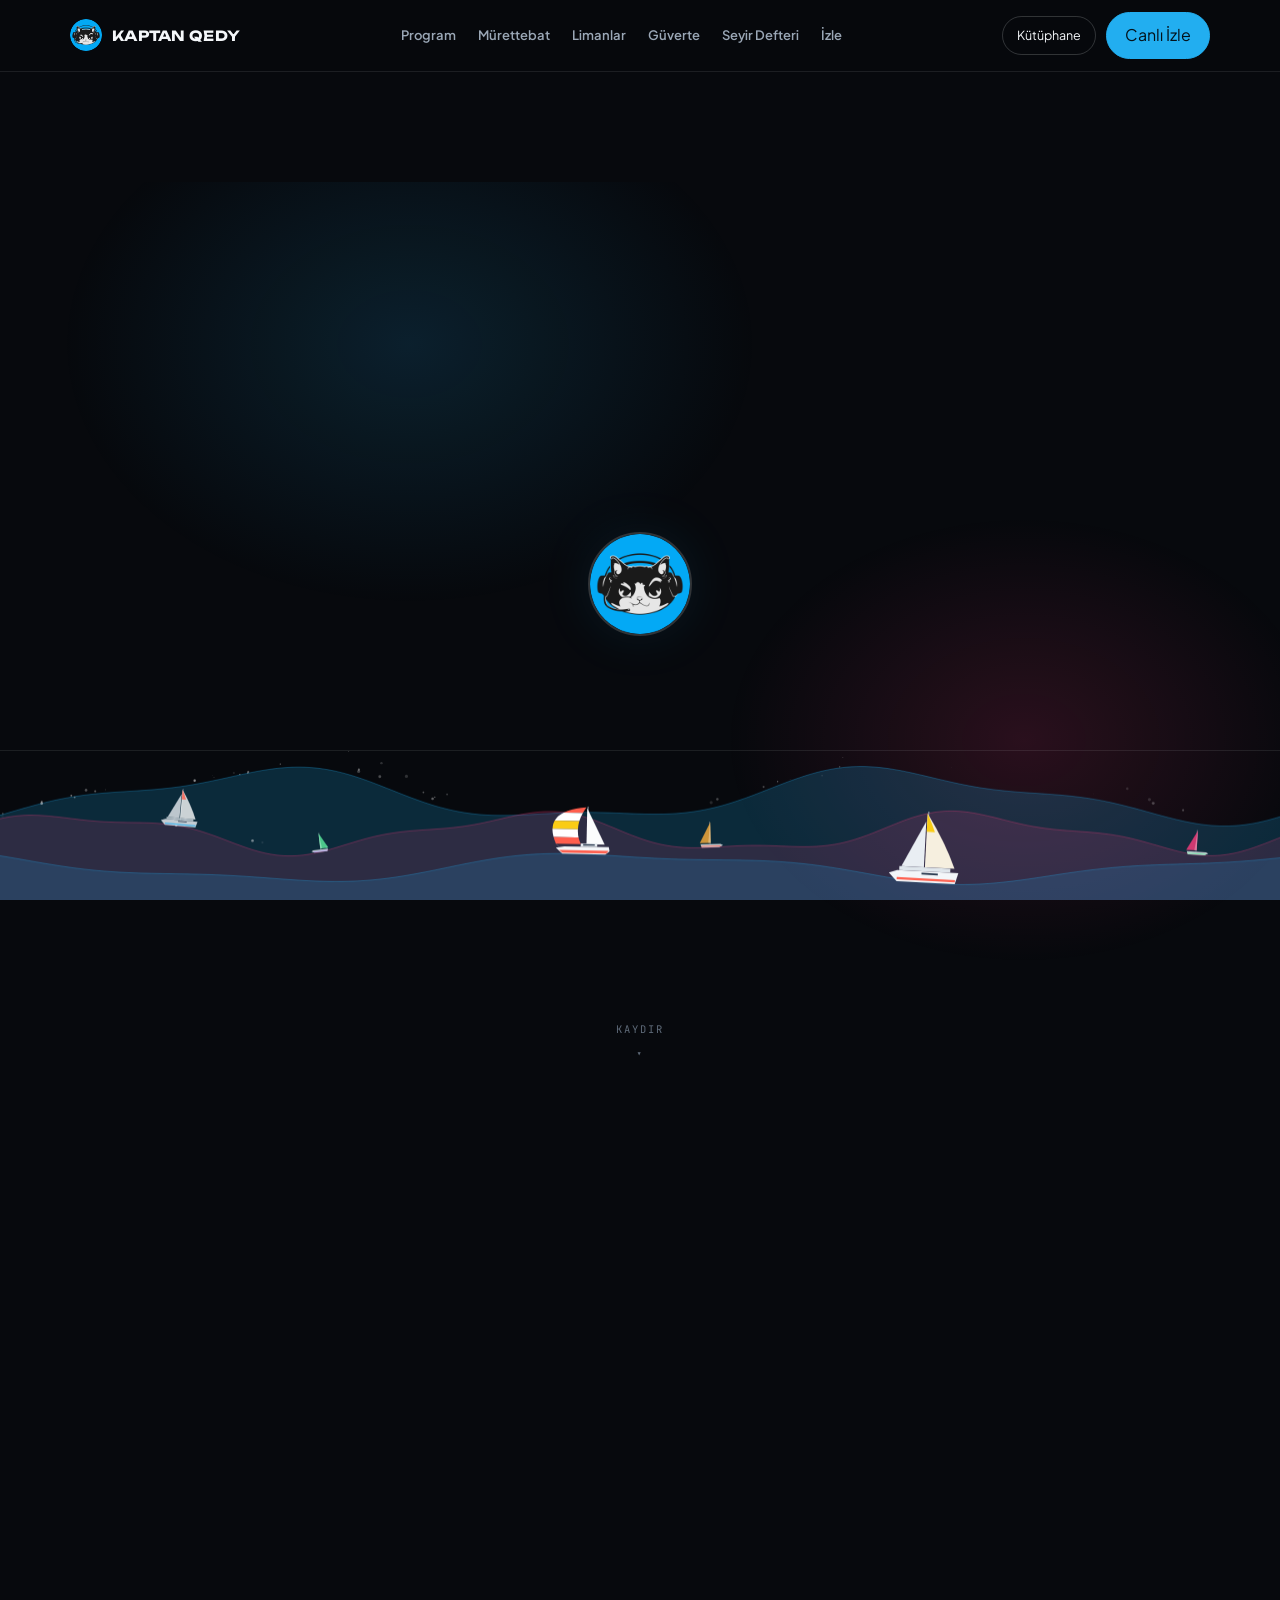
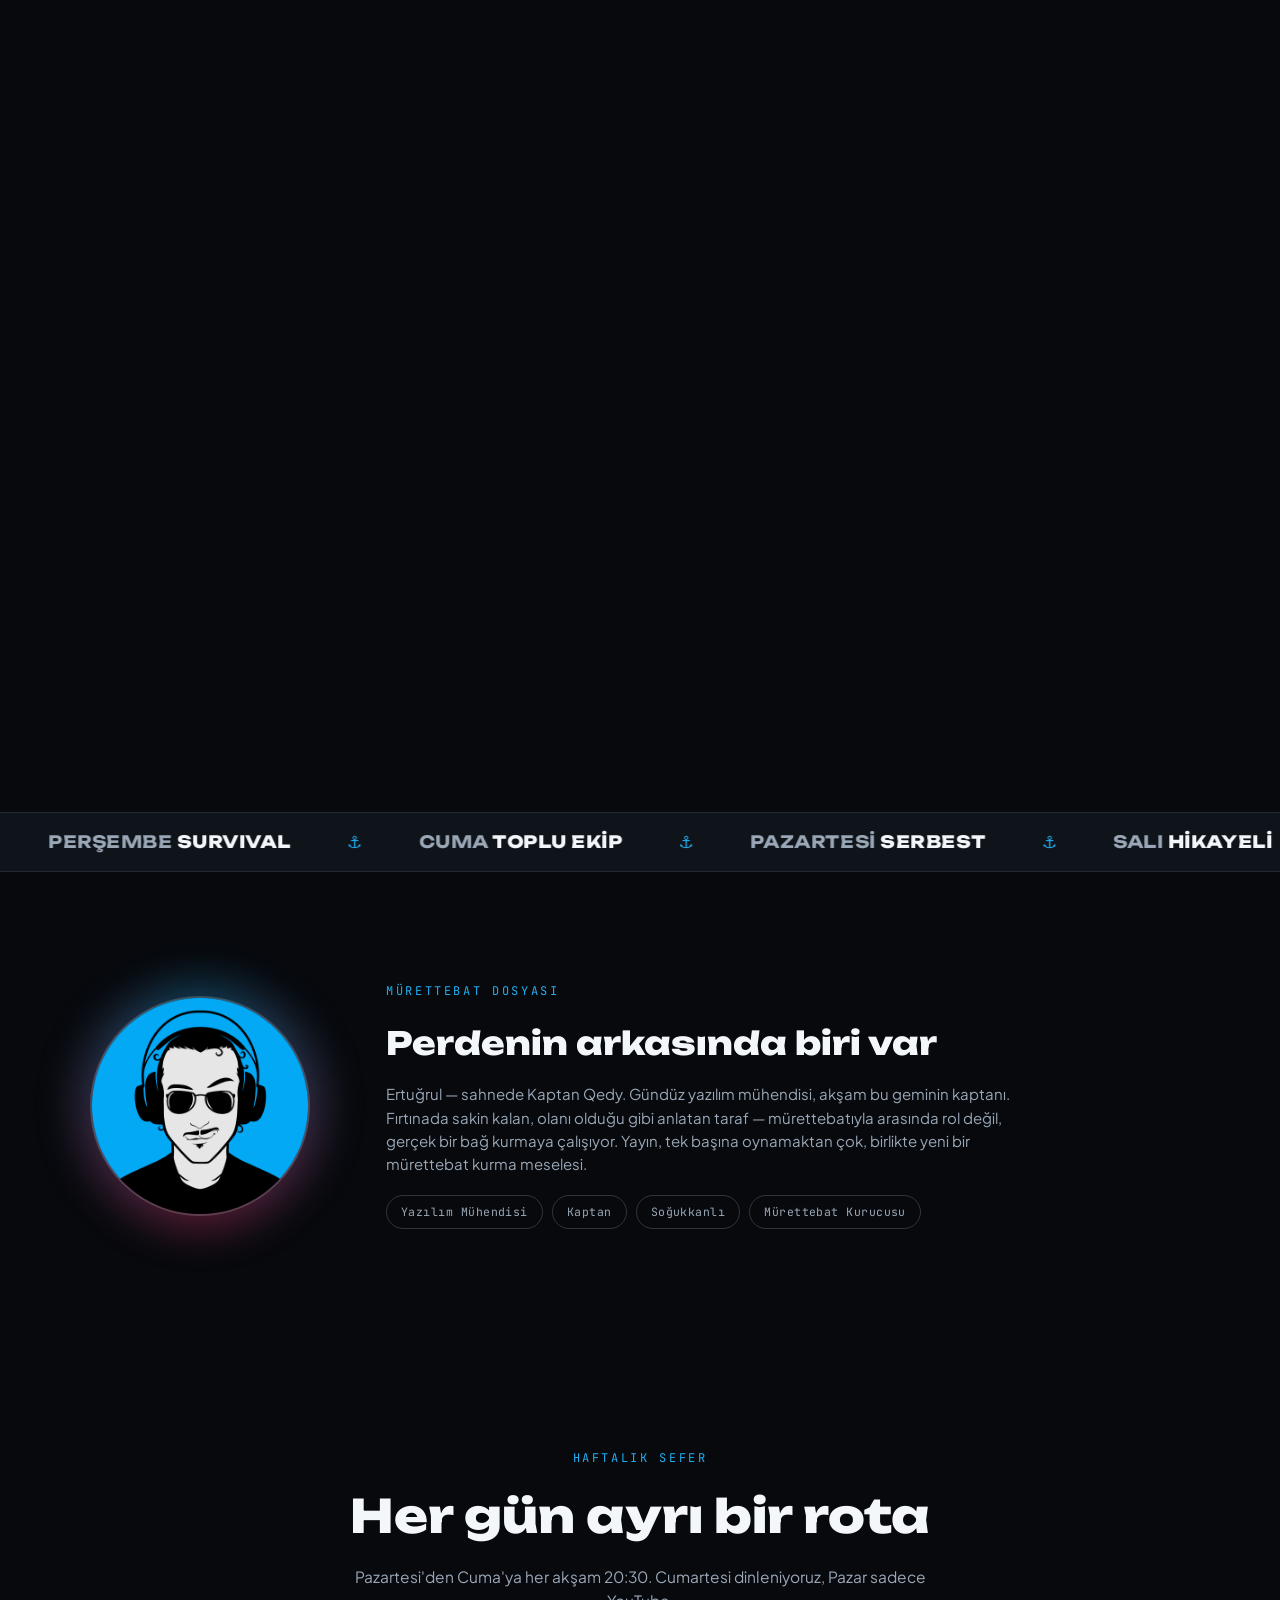
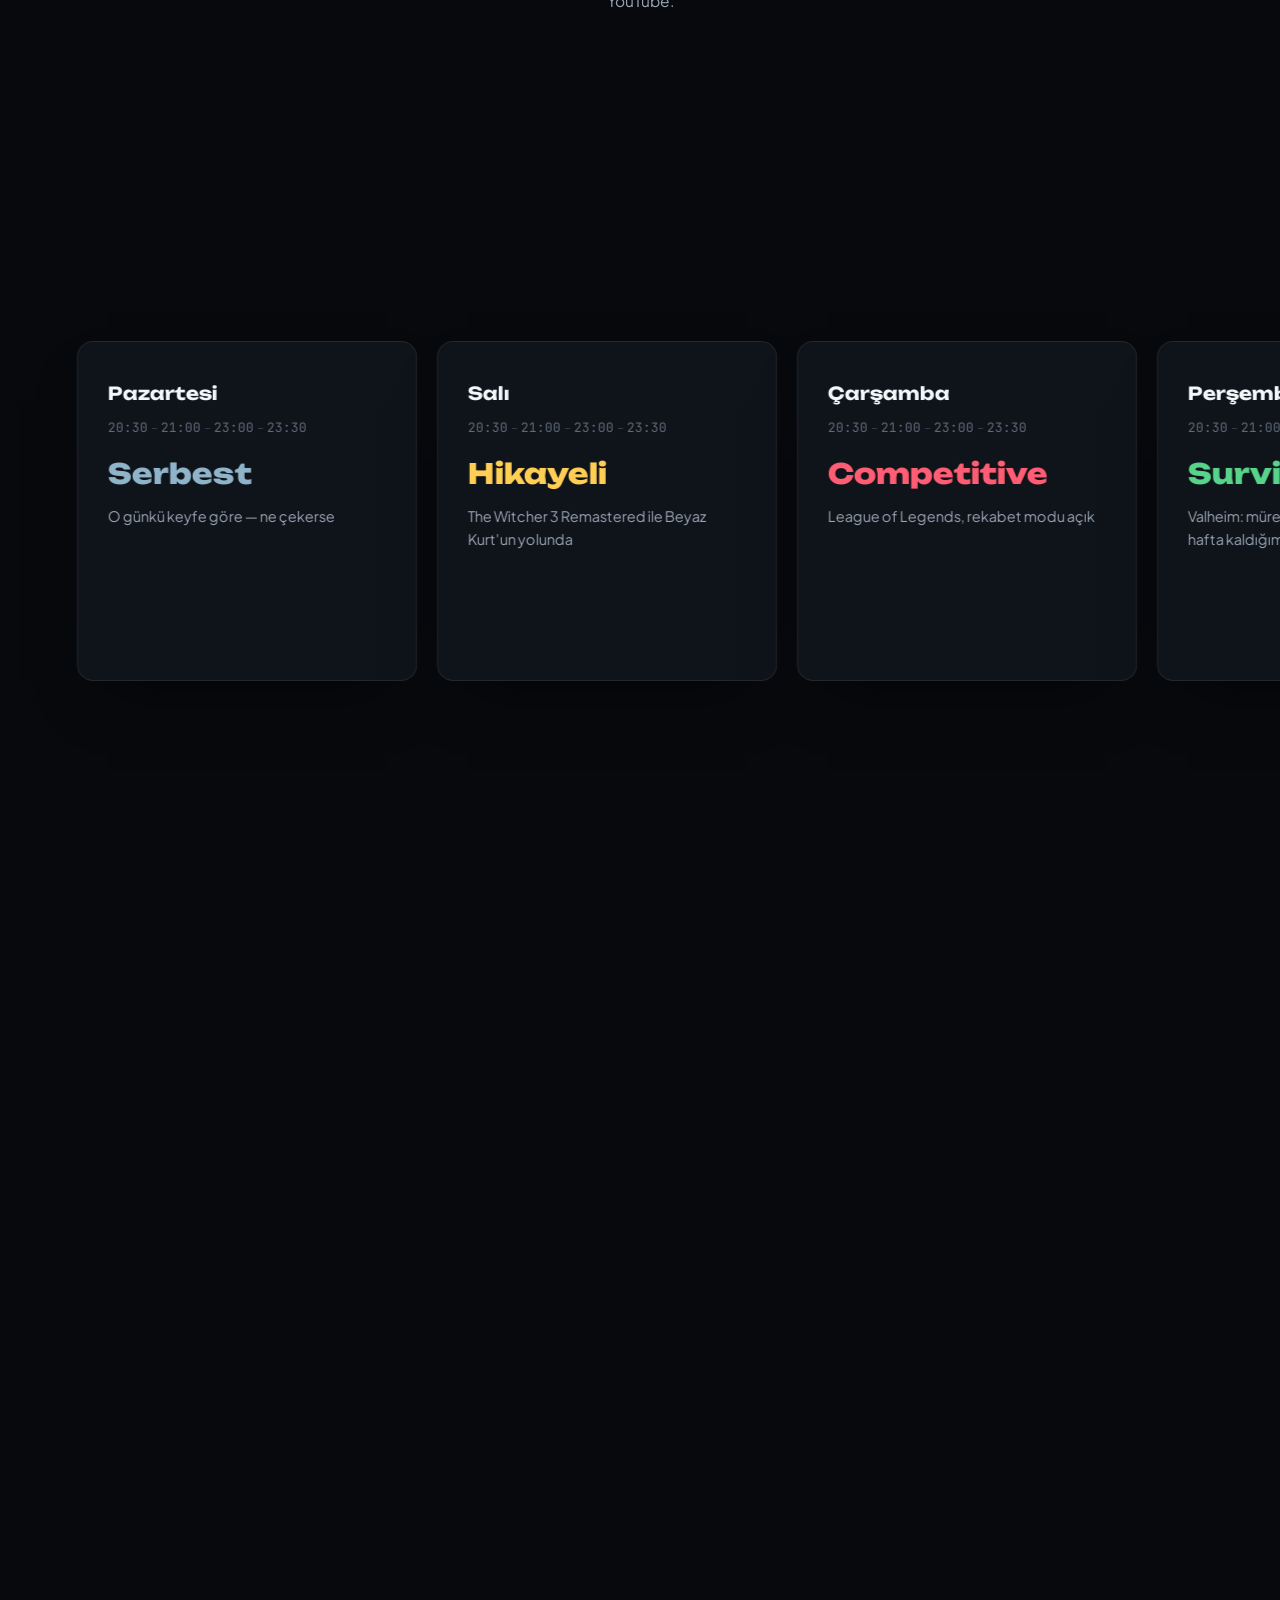
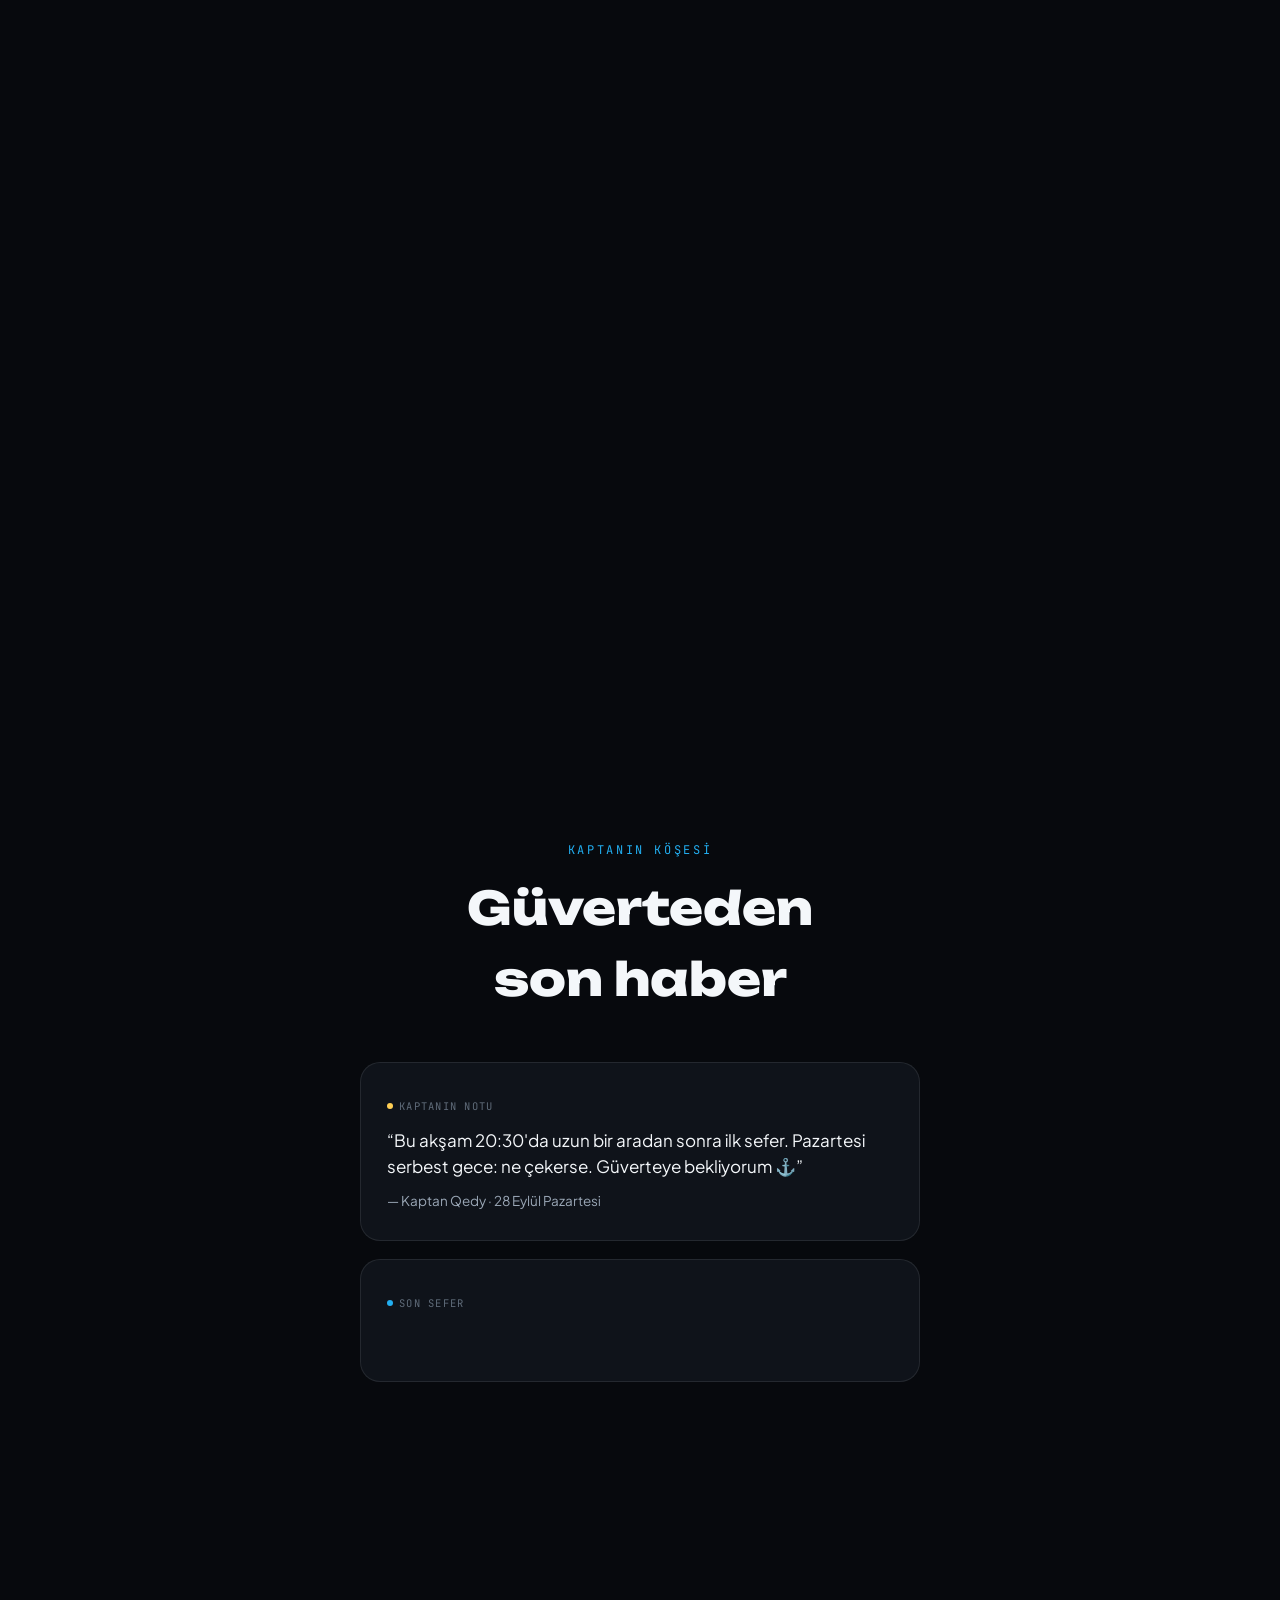
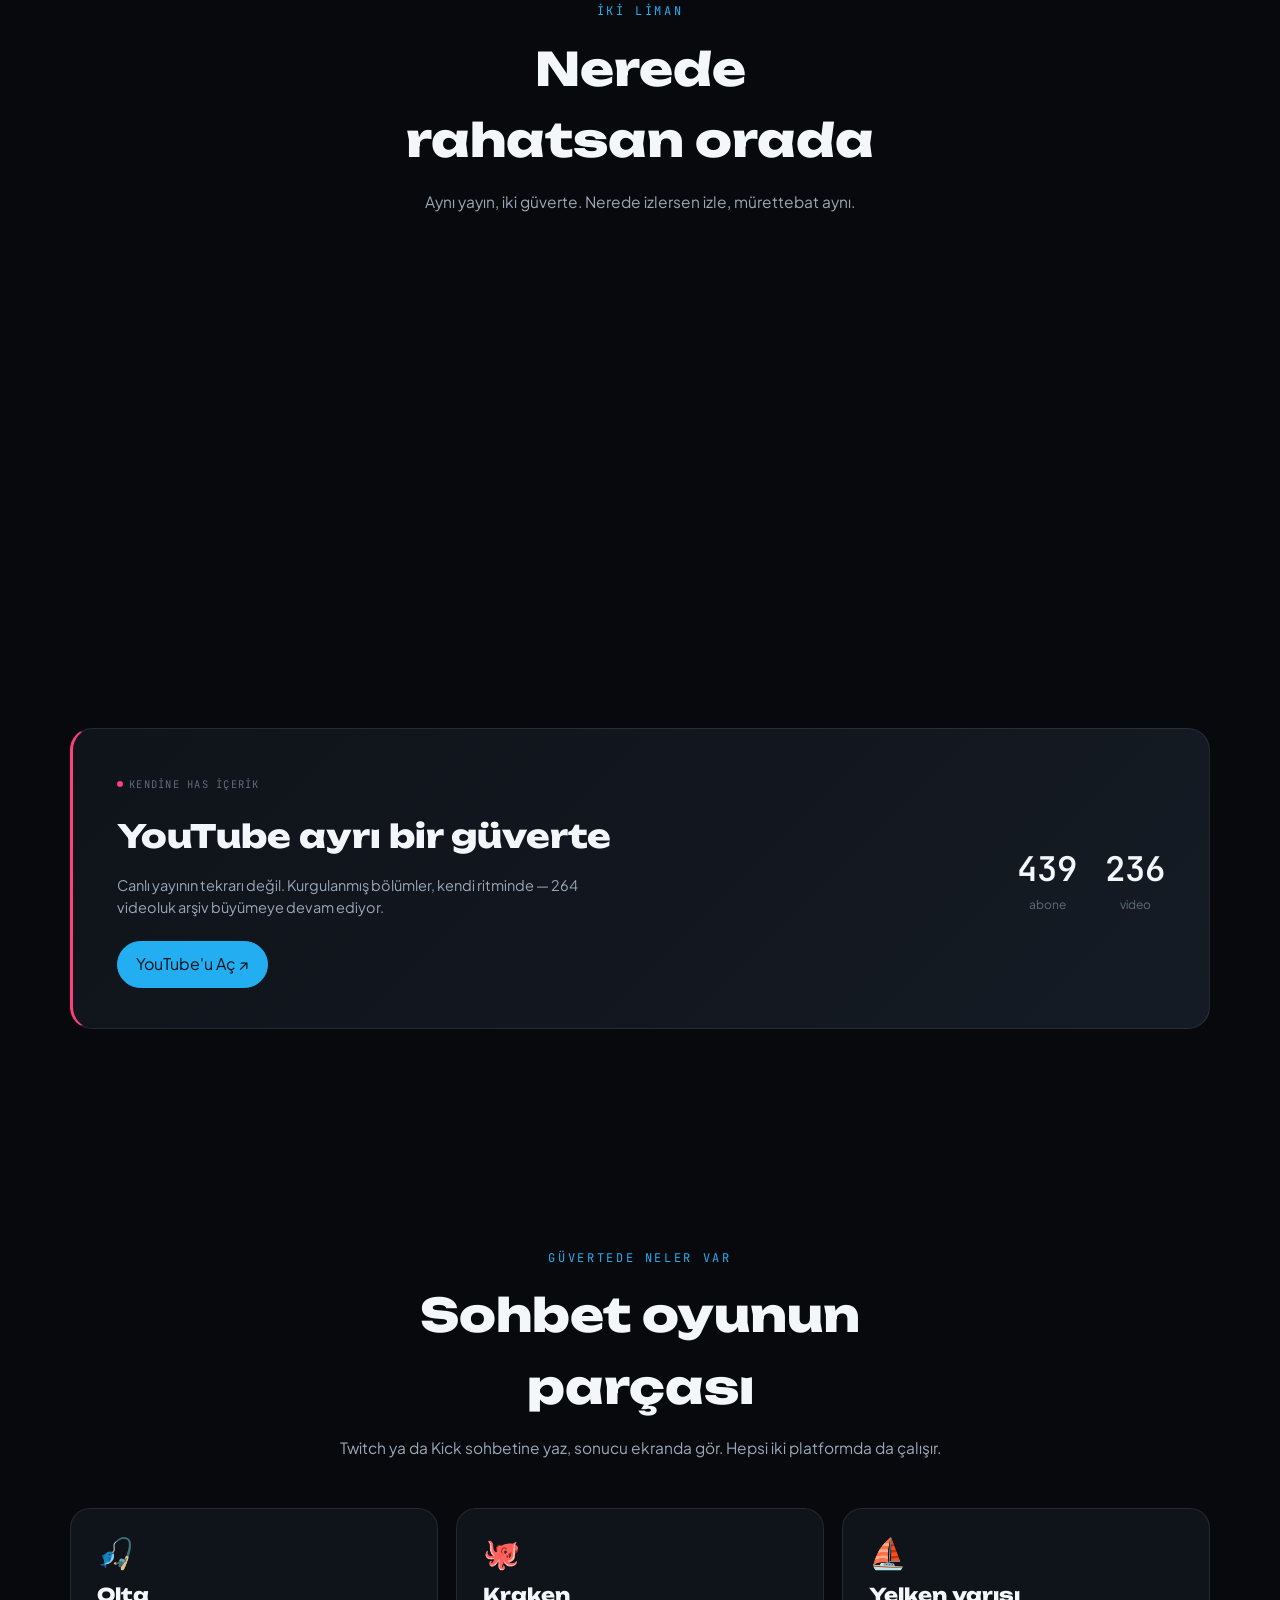
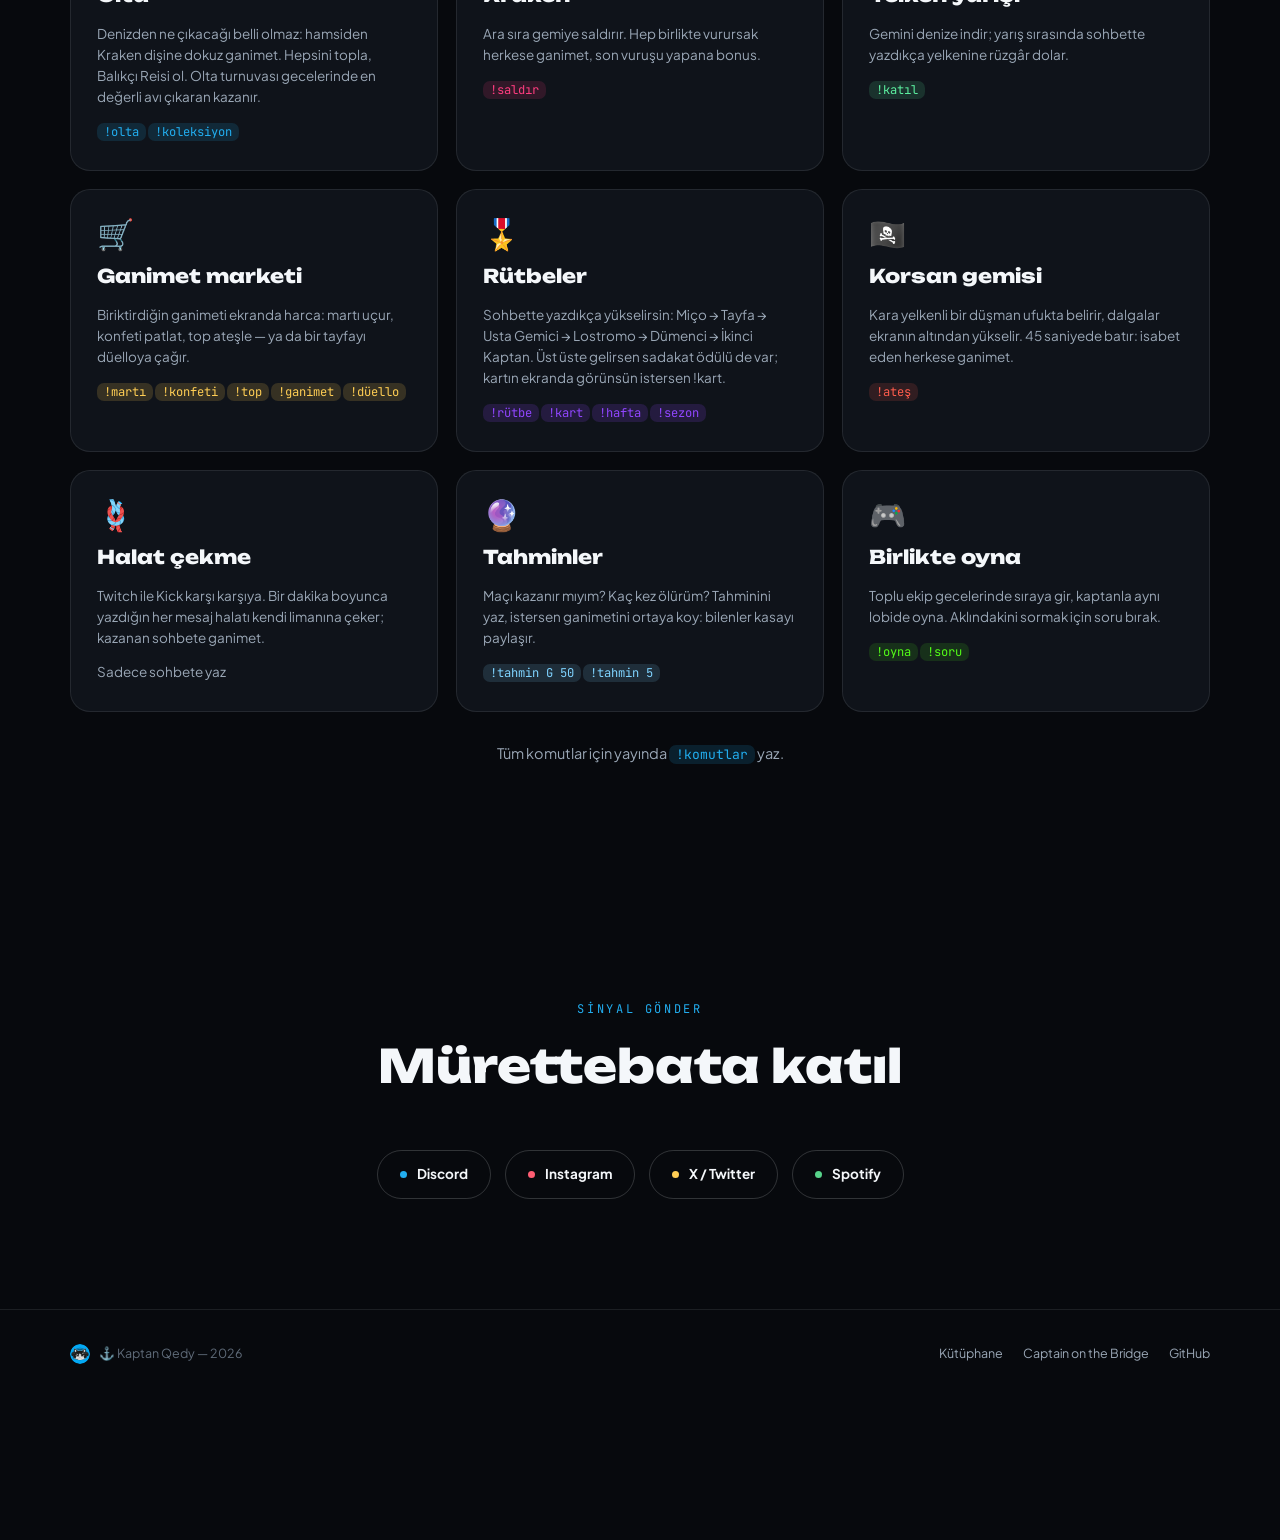
<file: docs/index.html>
<!doctype html>
<html lang="tr">
<head>
<meta charset="utf-8">
<meta name="viewport" content="width=device-width, initial-scale=1, viewport-fit=cover">
<title>Kaptan Qedy</title>
<meta name="description" content="Kaptan Qedy — Twitch, YouTube ve Kick'te geri dönüyor. Pazartesi'den Cuma'ya her akşam 20:30, yeni bir tema.">
<meta name="view-transition" content="same-origin">
<link rel="preconnect" href="https://fonts.googleapis.com">
<link rel="stylesheet" href="https://fonts.googleapis.com/css2?family=Unbounded:wght@500;700;800;900&family=Plus+Jakarta+Sans:wght@400;500;600;700;800&family=JetBrains+Mono:wght@400;500;600&display=swap">
<style>
  :root{
    color-scheme: dark;
    --bg:#07090d;
    --surface:#0f131a;
    --surface-2:#151b24;
    --line:rgba(245,247,250,.09);
    --line-strong:rgba(245,247,250,.18);
    --ink:#f4f7fa;
    --ink-dim:#9aa7b6;
    --ink-faint:#5f6b79;
    --blue:#22aef0;
    --blue-2:#0d7fc4;
    --pink:#ff3d7f;
    --blue-soft:rgba(34,174,240,.14);
    --pink-soft:rgba(255,61,127,.14);

    --d-serbest:#8fb4c9;
    --d-hikaye:#ffce54;
    --d-comp:#ff5d73;
    --d-surv:#57d38a;
    --d-team:#22aef0;
    --d-rest:#4a5563;
    --d-yt:#ff3d7f;

    --font-display:'Unbounded',system-ui,sans-serif;
    --font-body:'Plus Jakarta Sans',-apple-system,BlinkMacSystemFont,'Segoe UI',sans-serif;
    --font-mono:'JetBrains Mono','SFMono-Regular',Consolas,monospace;
  }
  *{box-sizing:border-box;}
  html,body{margin:0;padding:0;}
  html{scroll-behavior:smooth;}
  body{background:var(--bg);color:var(--ink);font-family:var(--font-body);line-height:1.55;overflow-x:hidden;}
  ::selection{background:var(--pink);color:#0a0a0a;}
  a{color:inherit;}
  img{max-width:100%;display:block;}

  .wrap{max-width:1180px;margin:0 auto;padding-inline:20px;}

  /* ---- progress bar ---- */
  #progress{position:fixed;top:0;left:0;height:3px;width:0%;background:linear-gradient(90deg,var(--blue),var(--pink));z-index:100;transition:width .08s linear;}

  /* ---- nav ---- */
  header.nav{
    position:sticky;top:0;z-index:50;
    background:rgba(7,9,13,.72);backdrop-filter:blur(10px);-webkit-backdrop-filter:blur(10px);
    border-bottom:1px solid var(--line);
  }
  .nav-inner{display:flex;align-items:center;justify-content:space-between;padding-block:12px;transition:padding-block .25s ease;}
  .nav.compact .nav-inner{padding-block:8px;}
  .nav-brand{display:flex;align-items:center;gap:10px;text-decoration:none;}
  .nav-brand img{width:32px;height:32px;border-radius:50%;flex:none;view-transition-name:kaptan-logo;transition:width .25s ease, height .25s ease;}
  .nav.compact .nav-brand img{width:24px;height:24px;}
  .nav-brand span{font-family:var(--font-display);font-weight:700;font-size:14px;letter-spacing:.02em;}
  .nav-links{display:flex;align-items:center;gap:22px;}
  .nav-links a{font-size:13px;font-weight:600;color:var(--ink-dim);text-decoration:none;}
  .nav-links a:hover{color:var(--ink);}
  .nav-actions{display:flex;align-items:center;gap:10px;}
  .btn{
    display:inline-flex;align-items:center;gap:7px;font-family:var(--font-body);font-weight:700;font-size:13.5px;
    padding:10px 18px;border-radius:100px;text-decoration:none;white-space:nowrap;background:none;appearance:none;
    border:1.5px solid var(--line-strong);color:var(--ink);transition:transform .15s ease, box-shadow .15s ease, border-color .15s ease;
    cursor:pointer;font:inherit;
  }
  .btn:hover{transform:translateY(-2px);}
  .btn.primary{background:var(--blue);border-color:var(--blue);color:#04121a;box-shadow:0 0 0 0 var(--blue-soft);}
  .btn.primary:hover{box-shadow:0 8px 28px -6px rgba(34,174,240,.55);}
  .btn.ghost:hover{border-color:var(--pink);color:var(--pink);}
  .btn.small{padding:9px 14px;font-size:12.5px;}
  @media (max-width:720px){
    .nav-links{display:none;}
    .nav-actions{display:none;}
  }

  /* mobile thumb-zone action bar — actions live at the bottom on phones, not the top */
  .mobile-bar{display:none;}
  @media (max-width:720px){
    .mobile-bar{
      display:flex;gap:10px;position:fixed;left:0;right:0;bottom:0;z-index:60;
      padding:10px 16px calc(10px + env(safe-area-inset-bottom,0px));
      background:rgba(7,9,13,.85);backdrop-filter:blur(14px);-webkit-backdrop-filter:blur(14px);
      border-top:1px solid var(--line);
    }
    .mobile-bar .btn{flex:1;justify-content:center;min-width:0;padding:10px 8px;font-size:12.5px;}
    /* body's bottom padding is set once, unconditionally, further down — it needs to
       clear both this bar and the fixed sea-band, whichever loads later in the cascade. */
  }

  /* live-watch dialog */
  .live-dialog{
    background:var(--surface);color:var(--ink);border:1px solid var(--line-strong);border-radius:20px;
    padding:0;width:min(380px,90vw);font-family:var(--font-body);
  }
  .live-dialog::backdrop{background:rgba(4,5,7,.7);backdrop-filter:blur(6px);-webkit-backdrop-filter:blur(6px);}
  .ld-head{display:flex;align-items:center;justify-content:space-between;padding:20px 22px 14px;}
  .ld-head h3{margin:0;font-family:var(--font-display);font-size:16px;font-weight:700;}
  .ld-close{background:none;border:none;color:var(--ink-faint);font-size:15px;cursor:pointer;padding:4px;line-height:1;}
  .ld-close:hover{color:var(--ink);}
  .ld-options{display:flex;flex-direction:column;gap:10px;padding:0 18px 20px;}
  .ld-opt{
    display:flex;align-items:center;gap:12px;text-decoration:none;color:var(--ink);
    border:1.5px solid var(--line-strong);border-radius:14px;padding:14px 16px;transition:border-color .2s ease,transform .2s ease;
  }
  .ld-opt:hover{transform:translateY(-2px);border-color:var(--c);}
  .ld-opt .ld-dot{width:11px;height:11px;border-radius:50%;background:var(--c);flex:none;box-shadow:0 0 0 4px color-mix(in srgb, var(--c) 25%, transparent);}
  .ld-opt strong{display:block;font-size:14.5px;}
  .ld-opt small{display:block;font-size:12px;color:var(--ink-faint);font-weight:500;}
  .ld-opt .ld-arrow{margin-left:auto;color:var(--ink-faint);}

  /* ---- hero (scroll-scrub: pinned stage, logo zooms in, wordmark takes over) ---- */
  .hero-scrub{position:relative;}
  .scrub .hero-scrub{height:200vh;}
  @media (min-width:900px){ .scrub .hero-scrub{height:260vh;} }

  .hero-stage{
    position:relative;padding:min(14vw,120px) 20px 90px;text-align:center;overflow:hidden;
    display:flex;flex-direction:column;align-items:center;justify-content:center;min-height:100vh;
  }
  .scrub .hero-stage{position:sticky;top:0;height:100vh;padding-top:0;padding-bottom:70px;}
  .hero-glow{
    position:absolute;inset:0;z-index:0;pointer-events:none;
    background:
      radial-gradient(560px 420px at var(--mx,32%) var(--my,18%), var(--blue-soft), transparent 62%),
      radial-gradient(480px 360px at 80% 62%, var(--pink-soft), transparent 62%);
  }
  .hs-logo{
    width:104px;height:104px;border-radius:50%;margin:0 auto 26px;position:relative;z-index:1;
    border:2px solid var(--line-strong);box-shadow:0 0 60px -8px var(--blue-soft);
  }
  .scrub .hs-logo{transform:scale(var(--logoScale,1)) rotate(var(--logoRot,0deg));opacity:var(--logoOpacity,1);}
  .eyebrow{
    font-family:var(--font-mono);font-size:12px;letter-spacing:.22em;text-transform:uppercase;
    color:var(--blue);margin:0 0 18px;
  }
  .hs-word{position:relative;z-index:1;max-width:820px;}
  /* pinned mode: the logo is the only element in the centering flow — the wordmark and cue
     overlay on top of it (position:absolute) instead of sharing flex space, so the logo's
     own centering isn't skewed by a wordmark block that's still there but invisible. */
  .scrub .hs-word{
    position:absolute;inset:0;z-index:1;max-width:none;padding:0 20px;
    display:flex;flex-direction:column;align-items:center;justify-content:center;
    opacity:var(--wordOpacity,1);transform:translateY(var(--wordY,0px));
  }
  .hero-stage h1{
    font-family:var(--font-display);font-weight:900;line-height:.92;letter-spacing:-.01em;
    font-size:clamp(44px,11vw,116px);margin:0;text-wrap:balance;
    background:linear-gradient(180deg,#ffffff, #c9d6e3 70%, #93a6b7);
    -webkit-background-clip:text;background-clip:text;color:transparent;
  }
  .hero-stage h2.sub{
    font-family:var(--font-display);font-weight:800;font-size:clamp(20px,4.4vw,38px);margin:6px 0 26px;
    color:var(--pink);letter-spacing:-.01em;
  }
  .hero-stage p.lede{color:var(--ink-dim);font-size:16.5px;max-width:56ch;margin:0 auto 34px;}
  .tonight-pill{
    display:inline-flex;align-items:center;gap:10px;margin:0 auto 20px;padding:10px 20px 10px 15px;
    border-radius:100px;background:color-mix(in srgb,var(--c,var(--blue)) 14%,transparent);
    border:1px solid color-mix(in srgb,var(--c,var(--blue)) 45%,transparent);
    font-family:var(--font-mono);font-size:13.5px;font-weight:700;letter-spacing:.01em;color:var(--ink);
  }
  .tonight-pill .dot{width:8px;height:8px;border-radius:50%;background:var(--c,var(--blue));flex:none;box-shadow:0 0 0 0 color-mix(in srgb,var(--c,var(--blue)) 55%,transparent);animation:live-pulse 1.8s ease-out infinite;}
  @media (prefers-reduced-motion:reduce){ .tonight-pill .dot{animation:none;} }
  .tonight-pill.live{--c:#ff3b3b !important;cursor:pointer;}
  .tonight-pill.live:hover{background:color-mix(in srgb,var(--c) 24%,transparent);}
  .scroll-cue{
    position:relative;z-index:1;margin-top:56px;display:flex;flex-direction:column;align-items:center;gap:8px;
    font-family:var(--font-mono);font-size:10.5px;letter-spacing:.18em;text-transform:uppercase;color:var(--ink-faint);
  }
  .scrub .scroll-cue{
    position:absolute;left:50%;bottom:20px;transform:translateX(-50%);margin-top:0;
    opacity:var(--cueOpacity,1);
  }
  .chev{animation:bob 1.8s ease-in-out infinite;}
  @keyframes bob{0%,100%{transform:translateY(0);}50%{transform:translateY(6px);}}
  @media (prefers-reduced-motion:reduce){ .chev{animation:none;} }

  /* ---- marquee ---- */
  .marquee-band{
    border-top:1px solid var(--line);border-bottom:1px solid var(--line);
    background:var(--surface);padding:16px 0;overflow:hidden;white-space:nowrap;
  }
  .marquee-track{display:inline-flex;will-change:transform;animation:scroll-left 28s linear infinite;}
  .scrub .marquee-track{animation:none;}
  @media (prefers-reduced-motion:reduce){ .marquee-track{animation:none;} }
  .marquee-track span{
    font-family:var(--font-display);font-weight:700;font-size:17px;letter-spacing:.03em;
    padding:0 28px;color:var(--ink-dim);
  }
  .marquee-track span b{color:var(--ink);font-weight:800;}
  .marquee-track span.sep{color:var(--blue);}
  @keyframes scroll-left{from{transform:translateX(0);}to{transform:translateX(-50%);}}

  /* ---- sections ---- */
  section{padding-block:min(12vw,110px);}
  .sec-head{max-width:640px;margin:0 auto 48px;text-align:center;}
  .sec-head .eyebrow{margin-bottom:12px;}
  .sec-head h2{font-family:var(--font-display);font-weight:800;font-size:clamp(28px,5vw,46px);margin:0 0 14px;text-wrap:balance;}
  .sec-head p{color:var(--ink-dim);font-size:15.5px;margin:0;}

  /* reveal-on-scroll (progressive enhancement — see note in .js rule) */
  .js .reveal{opacity:0;transform:translateY(26px);transition:opacity .7s cubic-bezier(.2,.7,.2,1), transform .7s cubic-bezier(.2,.7,.2,1);}
  .js .reveal.in{opacity:1;transform:translateY(0);}
  /* .rise — a bigger, slower arrival for a single focal element (YouTube panel) rather than a light fade */
  .js .reveal.rise{transform:translateY(52px) scale(.96);transition-duration:.8s;}
  .js .reveal.rise.in{transform:none;}
  @media (prefers-reduced-motion:reduce){ .js .reveal{opacity:1;transform:none;transition:none;} }

  /* staggered children — each child of a .stagger container fades in on its own beat */
  .stagger{perspective:900px;}
  .js .stagger > *{
    opacity:0;transform:translateY(22px) rotateX(10deg);transform-origin:bottom center;
    transition:opacity .55s cubic-bezier(.2,.7,.2,1), transform .55s cubic-bezier(.2,.7,.2,1);
  }
  .js .stagger.in > *{opacity:1;transform:none;}
  .stagger > *:nth-child(1){transition-delay:0ms}
  .stagger > *:nth-child(2){transition-delay:60ms}
  .stagger > *:nth-child(3){transition-delay:120ms}
  .stagger > *:nth-child(4){transition-delay:180ms}
  .stagger > *:nth-child(5){transition-delay:240ms}
  .stagger > *:nth-child(6){transition-delay:300ms}
  .stagger > *:nth-child(7){transition-delay:360ms}
  @media (prefers-reduced-motion:reduce){ .js .stagger > *{opacity:1;transform:none;transition:none;} }

  /* about */
  .about-grid{display:grid;grid-template-columns:260px 1fr;gap:56px;align-items:center;}
  @media (max-width:760px){ .about-grid{grid-template-columns:1fr;gap:32px;text-align:center;} }
  .portrait{
    width:220px;height:220px;border-radius:50%;margin:0 auto;position:relative;
    border:2px solid var(--line-strong);
  }
  .portrait::after{
    content:"";position:absolute;inset:-14px;border-radius:50%;
    background:conic-gradient(from 0deg, var(--blue), var(--pink), var(--blue));
    z-index:-1;filter:blur(22px);opacity:.35;
    animation:ring-spin 16s linear infinite;
  }
  @keyframes ring-spin{to{transform:rotate(360deg);}}
  @media (prefers-reduced-motion:reduce){ .portrait::after{animation:none;} }
  .about-copy h3{font-family:var(--font-display);font-size:clamp(22px,3.4vw,32px);margin:0 0 14px;font-weight:800;text-wrap:balance;}
  .about-copy p{color:var(--ink-dim);font-size:15px;max-width:58ch;margin:0 0 20px;}
  @media (max-width:760px){ .about-copy p{margin-inline:auto;} }
  .chips{display:flex;flex-wrap:wrap;gap:9px;}
  @media (max-width:760px){ .chips{justify-content:center;} }
  .chip{
    font-family:var(--font-mono);font-size:11.5px;letter-spacing:.04em;
    border:1px solid var(--line-strong);border-radius:100px;padding:7px 14px;color:var(--ink-dim);
  }

  /* weekly — normal wrapping grid by default; becomes a pinned horizontal scrub filmstrip under .scrub */
  .week-scrub{position:relative;}
  .scrub .week-scrub{height:190vh;}
  @media (min-width:900px){ .scrub .week-scrub{height:240vh;} }

  .week-stage{}
  .scrub .week-stage{position:sticky;top:0;height:100vh;display:flex;align-items:center;overflow:hidden;}

  .week-track{display:flex;flex-wrap:wrap;gap:12px;}
  .scrub .week-track{flex-wrap:nowrap;gap:20px;padding-inline:6vw;will-change:transform;}

  .day{
    position:relative;
    background:var(--surface);border:1px solid var(--line);border-radius:16px;padding:24px 18px;
    display:flex;flex-direction:column;gap:10px;min-height:230px;flex:1 1 160px;min-width:160px;
    transition:transform .25s ease, border-color .25s ease, box-shadow .25s ease;
  }
  .day:hover{transform:translateY(-5px) perspective(700px) rotateX(var(--rx,0deg)) rotateY(var(--ry,0deg));border-color:var(--c);box-shadow:0 16px 34px -14px var(--c);}
  .day.today{border-color:var(--c);box-shadow:0 0 0 1px var(--c),0 16px 34px -18px var(--c);}
  .today-badge{
    position:absolute;top:-11px;right:14px;padding:3px 10px;border-radius:100px;
    background:var(--c);color:#08111c;font-family:var(--font-mono);font-size:10px;font-weight:800;
    letter-spacing:.08em;box-shadow:0 4px 12px -2px var(--c);
  }
  .day .dd{font-family:var(--font-display);font-weight:700;font-size:16px;color:var(--ink);}
  .day .dtime{
    display:flex;flex-wrap:wrap;font-family:var(--font-mono);font-size:11px;color:var(--ink-faint);
    font-variant-numeric:tabular-nums;letter-spacing:0;
  }
  .day .dtime span{position:relative;padding-right:13px;}
  .day .dtime span:not(:last-child)::after{
    content:'';position:absolute;right:4px;top:50%;width:5px;height:1px;background:var(--ink-faint);opacity:.5;
  }
  .day .dt{font-family:var(--font-display);font-weight:800;font-size:19px;color:var(--c);margin-top:4px;overflow-wrap:break-word;word-break:break-word;}
  .day .de{font-size:13px;color:var(--ink-dim);flex:1;}
  .day.off{opacity:.5;}
  .scrub .day{
    flex:0 0 clamp(230px,62vw,340px);min-height:340px;padding:38px 30px;justify-content:center;
    box-shadow:0 30px 60px -30px rgba(0,0,0,.6);
  }
  .scrub .day .dd{font-size:18px;}
  .scrub .day .dtime{font-size:13px;}
  .scrub .day .dt{font-size:clamp(22px,4.2vw,28px);}
  .scrub .day .de{font-size:14.5px;}

  /* platforms */
  .plat-grid{display:grid;grid-template-columns:repeat(3,1fr);gap:18px;}
  .plat-grid.two{grid-template-columns:repeat(2,1fr);max-width:760px;margin:0 auto;gap:18px;}
  @media (max-width:820px){ .plat-grid:not(.two){grid-template-columns:1fr;} }
  /* İki Liman stays side-by-side at every width — just tightens up so it never overflows */
  @media (max-width:520px){
    .plat-grid.two{gap:10px;}
    .plat-grid.two .plat-card{padding:16px 13px;}
    .plat-grid.two .plat-figure{font-size:21px;}
    .plat-grid.two .plat-name{font-size:14.5px;}
    .plat-grid.two .plat-desc{font-size:11.5px;}
    .plat-grid.two .plat-tag{font-size:9.5px;margin-bottom:10px;}
  }

  /* youtube — deliberately not a third harbor card */
  .yt-panel{
    display:flex;align-items:center;justify-content:space-between;gap:32px;text-decoration:none;color:var(--ink);
    background:linear-gradient(135deg, var(--surface) 0%, var(--surface-2) 100%);
    border:1px solid var(--line);border-left:3px solid var(--pink);border-radius:22px;
    padding:40px 44px;transition:transform .25s ease, border-color .25s ease;
  }
  .yt-panel:hover{transform:translateY(-4px);border-color:var(--pink);}
  .yt-panel-copy{max-width:520px;}
  .yt-panel-copy h2{font-family:var(--font-display);font-weight:800;font-size:clamp(22px,3.6vw,32px);margin:6px 0 12px;text-wrap:balance;}
  .yt-panel-copy p{color:var(--ink-dim);font-size:14.5px;margin:0 0 22px;}
  .yt-panel-stats{display:flex;gap:28px;flex:none;}
  .yt-panel-stats > div{display:flex;flex-direction:column;align-items:center;}
  .yt-figure{font-family:var(--font-mono);font-size:34px;font-weight:600;}
  .yt-label{font-size:12px;color:var(--ink-faint);}
  @media (max-width:720px){
    .yt-panel{flex-direction:column;align-items:flex-start;padding:32px 26px;}
    .yt-panel-stats{align-self:stretch;justify-content:space-around;}
  }
  .plat-card{
    position:relative;display:block;text-decoration:none;color:var(--ink);
    background:var(--surface);border:1px solid var(--line);border-radius:20px;padding:28px 26px;
    overflow:hidden;transition:transform .25s ease, border-color .25s ease;
  }
  .plat-card:hover{transform:translateY(-6px) perspective(700px) rotateX(var(--rx,0deg)) rotateY(var(--ry,0deg));border-color:var(--c,var(--blue));}
  .plat-card::before{
    content:"";position:absolute;inset:0;opacity:0;transition:opacity .3s ease;
    background:radial-gradient(220px 140px at 85% -10%, var(--c-soft,var(--blue-soft)), transparent 70%);
  }
  .plat-card:hover::before{opacity:1;}
  .plat-tag{
    display:inline-flex;align-items:center;gap:6px;font-family:var(--font-mono);font-size:10.5px;
    letter-spacing:.12em;text-transform:uppercase;color:var(--ink-faint);margin-bottom:14px;position:relative;
  }
  .plat-tag .dot{width:6px;height:6px;border-radius:50%;background:var(--tagc,var(--ink-faint));}
  .plat-tag.live .dot{box-shadow:0 0 0 0 var(--tagc-glow,rgba(255,77,94,.55));animation:live-pulse 1.8s ease-out infinite;}
  @keyframes live-pulse{0%{box-shadow:0 0 0 0 var(--tagc-glow,rgba(255,77,94,.5));}70%{box-shadow:0 0 0 7px rgba(0,0,0,0);}100%{box-shadow:0 0 0 0 rgba(0,0,0,0);}}
  @media (prefers-reduced-motion:reduce){ .plat-tag.live .dot{animation:none;} }
  .plat-top{display:flex;justify-content:space-between;align-items:flex-start;margin-bottom:22px;position:relative;}
  .plat-name{font-family:var(--font-display);font-weight:800;font-size:19px;}
  .plat-arrow{font-size:18px;color:var(--ink-faint);transition:transform .25s ease, color .25s ease;}
  .plat-card:hover .plat-arrow{transform:translate(4px,-4px);color:var(--c,var(--blue));}
  .plat-figure{font-family:var(--font-mono);font-size:30px;font-weight:600;position:relative;}
  .plat-label{font-size:12px;color:var(--ink-faint);margin-bottom:14px;position:relative;}
  .plat-desc{font-size:13.5px;color:var(--ink-dim);position:relative;}

  /* güverte: chat games explained */
  .deck-card{cursor:default;}
  .deck-card .deck-emoji{font-size:30px;line-height:1;margin-bottom:14px;position:relative;}
  .cmd{font-family:var(--font-mono);font-size:.9em;padding:1px 7px;border-radius:7px;background:var(--c-soft,var(--blue-soft));color:var(--c,var(--blue));white-space:nowrap;}
  .deck-foot{margin-top:30px;text-align:center;color:var(--ink-dim);font-size:14.5px;}
  /* kaptanın köşesi: filled from data/seyir.json (obs-overlay/site-export.py); hidden when the file is missing */
  .log-grid{grid-template-columns:repeat(2,1fr);max-width:860px;margin:0 auto;}
  .log-grid.single{grid-template-columns:1fr;max-width:560px;}
  .log-card{cursor:default;}
  .log-note{font-size:17px;line-height:1.5;margin:0 0 12px;position:relative;text-wrap:pretty;}
  .log-stats{display:flex;flex-wrap:wrap;gap:8px 18px;margin:14px 0;position:relative;font-family:var(--font-mono);font-size:13px;color:var(--ink);}
  .log-stats b{font-size:20px;font-weight:600;margin-right:4px;}

  /* community */
  .comm-row{display:flex;flex-wrap:wrap;gap:14px;justify-content:center;}
  .comm-pill{
    display:flex;align-items:center;gap:10px;text-decoration:none;color:var(--ink);
    border:1px solid var(--line-strong);border-radius:100px;padding:13px 22px;font-weight:700;font-size:13.5px;
    transition:border-color .2s ease, transform .2s ease, color .2s ease;
  }
  .comm-pill:hover{transform:translateY(-2px);border-color:var(--pink);color:var(--pink);}
  .comm-pill .dot{width:7px;height:7px;border-radius:50%;background:var(--c);animation:comm-pulse 2.4s ease-out infinite;}
  @keyframes comm-pulse{
    0%{box-shadow:0 0 0 0 color-mix(in srgb, var(--c) 55%, transparent);}
    70%{box-shadow:0 0 0 7px transparent;}
    100%{box-shadow:0 0 0 0 transparent;}
  }
  @media (prefers-reduced-motion:reduce){ .comm-pill .dot{animation:none;} }

  /* pinned to the viewport bottom at all times — sits behind normal content (low
     z-index) and behind the mobile action bar (z-index:60), which shows it through
     its own blur. footer gets a solid backing so its text stays legible over it. */
  .sea-band{position:fixed;left:0;right:0;bottom:0;height:150px;overflow:hidden;border-top:1px solid var(--line);z-index:1;pointer-events:none;}
  .sea-band canvas{position:absolute;inset:0;width:100%;height:100%;display:block;}
  @media (max-width:640px){ .sea-band{height:100px;} }
  body{padding-bottom:150px;}

  footer{position:relative;z-index:2;background:var(--bg);border-top:1px solid var(--line);padding:34px 0 26px;}
  .foot-inner{display:flex;flex-wrap:wrap;gap:14px;justify-content:space-between;align-items:center;}
  .foot-brand{display:flex;align-items:center;gap:9px;font-size:12.5px;color:var(--ink-faint);}
  .foot-brand img{width:20px;height:20px;border-radius:50%;}
  .foot-links{display:flex;gap:20px;font-size:12.5px;}
  .foot-links a{color:var(--ink-dim);text-decoration:none;}
  .foot-links a:hover{color:var(--ink);}
</style>
</head>
<body>
<div id="progress"></div>

<header class="nav">
  <div class="wrap nav-inner">
    <a class="nav-brand" href="#top">
      <img src="assets/logo_cat.png" alt="Kaptan Qedy">
      <span>KAPTAN&nbsp;QEDY</span>
    </a>
    <nav class="nav-links">
      <a href="#program">Program</a>
      <a href="#murettebat">Mürettebat</a>
      <a href="#limanlar">Limanlar</a>
      <a href="#guverte">Güverte</a>
      <a href="captain-on-the-bridge/">Seyir Defteri</a>
      <a href="izle/">İzle</a>
    </nav>
    <div class="nav-actions">
      <a class="btn ghost small" href="kutuphane/">Kütüphane</a>
      <button type="button" class="btn primary" data-watch-live>Canlı İzle</button>
    </div>
  </div>
</header>

<dialog id="liveDialog" class="live-dialog">
  <div class="ld-head">
    <h3>Nerede izlersin?</h3>
    <button type="button" class="ld-close" id="ldClose" aria-label="Kapat">✕</button>
  </div>
  <div class="ld-options">
    <a class="ld-opt" href="izle/" style="--c:#22aef0">
      <span class="ld-dot"></span>
      <span><strong>Burada izle</strong><small>Yayın burada, Kick ve Twitch sohbeti tek akışta</small></span>
      <span class="ld-arrow">→</span>
    </a>
    <a class="ld-opt" href="https://www.twitch.tv/kaptanqedy" target="_blank" rel="noopener" style="--c:#9146FF">
      <span class="ld-dot"></span>
      <span><strong>Twitch</strong><small>Ana üs, 2.8K mürettebat</small></span>
      <span class="ld-arrow">↗</span>
    </a>
    <a class="ld-opt" href="https://kick.com/kaptanqedy" target="_blank" rel="noopener" style="--c:#53FC18">
      <span class="ld-dot"></span>
      <span><strong>Kick</strong><small>Aynı yayın, farklı güverte</small></span>
      <span class="ld-arrow">↗</span>
    </a>
  </div>
</dialog>

<div class="mobile-bar">
  <a class="btn ghost" href="kutuphane/">Kütüphane</a>
  <button type="button" class="btn primary" data-watch-live>Canlı İzle</button>
</div>

<main id="top">
  <section class="hero-scrub" id="hero">
    <div class="hero-stage" id="heroStage">
      <div class="hero-glow"></div>
      <img class="hs-logo" id="hsLogo" src="assets/logo_cat.png" alt="Kaptan Qedy logosu">
      <div class="hs-word" id="hsWord">
        <div class="eyebrow">Twitch · YouTube · Kick · Türkçe Oynanış</div>
        <h1>KAPTAN QEDY</h1>
        <h2 class="sub">GERİ DÖNÜYOR</h2>
        <div class="tonight-pill" id="tonightPill"><span class="dot"></span><span id="tonightText"></span></div>
        <p class="lede">Uzun bir sessizlikten sonra güverteye dönüyoruz. Pazartesi'den Cuma'ya her akşam 20:30'da yeni bir tema, aynı gemi, aynı mürettebat.</p>
      </div>
      <div class="scroll-cue" id="hsCue"><span>Kaydır</span><span class="chev">▾</span></div>
    </div>
  </section>

  <div class="marquee-band" aria-hidden="true">
    <div class="marquee-track" id="marquee">
      <span>PAZARTESİ <b>SERBEST</b></span><span class="sep">⚓</span>
      <span>SALI <b>HİKAYELİ</b></span><span class="sep">⚓</span>
      <span>ÇARŞAMBA <b>COMPETITIVE</b></span><span class="sep">⚓</span>
      <span>PERŞEMBE <b>SURVIVAL</b></span><span class="sep">⚓</span>
      <span>CUMA <b>TOPLU EKİP</b></span><span class="sep">⚓</span>
      <span>PAZARTESİ <b>SERBEST</b></span><span class="sep">⚓</span>
      <span>SALI <b>HİKAYELİ</b></span><span class="sep">⚓</span>
      <span>ÇARŞAMBA <b>COMPETITIVE</b></span><span class="sep">⚓</span>
      <span>PERŞEMBE <b>SURVIVAL</b></span><span class="sep">⚓</span>
      <span>CUMA <b>TOPLU EKİP</b></span><span class="sep">⚓</span>
    </div>
  </div>

  <section id="murettebat">
    <div class="wrap">
      <div class="about-grid reveal">
        <div class="portrait"><img src="assets/logo_ertugrul.png" alt="Ertuğrul"></div>
        <div class="about-copy">
          <div class="eyebrow">Mürettebat Dosyası</div>
          <h3>Perdenin arkasında biri var</h3>
          <p>Ertuğrul — sahnede Kaptan Qedy. Gündüz yazılım mühendisi, akşam bu geminin kaptanı. Fırtınada sakin kalan, olanı olduğu gibi anlatan taraf — mürettebatıyla arasında rol değil, gerçek bir bağ kurmaya çalışıyor. Yayın, tek başına oynamaktan çok, birlikte yeni bir mürettebat kurma meselesi.</p>
          <div class="chips stagger">
            <span class="chip">Yazılım Mühendisi</span>
            <span class="chip">Kaptan</span>
            <span class="chip">Soğukkanlı</span>
            <span class="chip">Mürettebat Kurucusu</span>
          </div>
        </div>
      </div>
    </div>
  </section>

  <section id="program">
    <div class="wrap">
      <div class="sec-head reveal">
        <div class="eyebrow">Haftalık Sefer</div>
        <h2>Her gün ayrı bir rota</h2>
        <p>Pazartesi'den Cuma'ya her akşam 20:30. Cumartesi dinleniyoruz, Pazar sadece YouTube.</p>
      </div>
    </div>
    <div class="week-scrub">
      <div class="week-stage" id="weekStage">
        <div class="week-track stagger" id="weekTrack">
          <div class="day" data-dow="1" style="--c:var(--d-serbest)"><div class="dd">Pazartesi</div><div class="dtime"><span>20:30</span><span>21:00</span><span>23:00</span><span>23:30</span></div><div class="dt">Serbest</div><div class="de">O günkü keyfe göre — ne çekerse</div></div>
          <div class="day" data-dow="2" style="--c:var(--d-hikaye)"><div class="dd">Salı</div><div class="dtime"><span>20:30</span><span>21:00</span><span>23:00</span><span>23:30</span></div><div class="dt">Hikayeli</div><div class="de">The Witcher 3 Remastered ile Beyaz Kurt'un yolunda</div></div>
          <div class="day" data-dow="3" style="--c:var(--d-comp)"><div class="dd">Çarşamba</div><div class="dtime"><span>20:30</span><span>21:00</span><span>23:00</span><span>23:30</span></div><div class="dt">Competitive</div><div class="de">League of Legends, rekabet modu açık</div></div>
          <div class="day" data-dow="4" style="--c:var(--d-surv)"><div class="dd">Perşembe</div><div class="dtime"><span>20:30</span><span>21:00</span><span>23:00</span><span>23:30</span></div><div class="dt">Survival</div><div class="de">Valheim: mürettebatla aynı dünya, her hafta kaldığımız yerden</div></div>
          <div class="day" data-dow="5" style="--c:var(--d-team)"><div class="dd">Cuma</div><div class="dtime"><span>20:30</span><span>21:00</span><span>23:00</span><span>geç</span></div><div class="dt">Toplu Ekip</div><div class="de">LoL özel oda: mürettebatla aynı lobide, gece geç saatlere kadar</div></div>
          <div class="day off" data-dow="6" style="--c:var(--d-rest)"><div class="dd">Cumartesi</div><div class="dtime"><span>—</span></div><div class="dt">Dinlenme</div><div class="de">Kaptan da dinlenir</div></div>
          <div class="day off" data-dow="0" style="--c:var(--d-yt)"><div class="dd">Pazar</div><div class="dtime"><span>—</span></div><div class="dt">YouTube</div><div class="de">Haftanın en iyileri</div></div>
        </div>
      </div>
    </div>
  </section>

  <section id="seyir" hidden>
    <div class="wrap">
      <div class="sec-head reveal">
        <div class="eyebrow">Kaptanın Köşesi</div>
        <h2>Güverteden son haber</h2>
      </div>
      <div class="plat-grid log-grid" id="logGrid">
        <div class="plat-card log-card" id="logNote" hidden style="--c:#ffce54;--c-soft:rgba(255,206,84,.14)">
          <div class="plat-tag" style="--tagc:#ffce54"><span class="dot"></span>Kaptanın notu</div>
          <p class="log-note" id="logNoteText"></p>
          <div class="plat-desc" id="logNoteDate"></div>
        </div>
        <div class="plat-card log-card" id="logLast" hidden style="--c:#22aef0;--c-soft:rgba(34,174,240,.14)">
          <div class="plat-tag" style="--tagc:#22aef0"><span class="dot"></span>Son sefer</div>
          <div class="plat-name" id="logLastTitle"></div>
          <div class="log-stats" id="logLastStats"></div>
          <div class="plat-desc" id="logLastKing"></div>
        </div>
      </div>
    </div>
  </section>

  <section id="limanlar">
    <div class="wrap">
      <div class="sec-head reveal">
        <div class="eyebrow">İki Liman</div>
        <h2>Nerede rahatsan orada</h2>
        <p>Aynı yayın, iki güverte. Nerede izlersen izle, mürettebat aynı.</p>
      </div>
      <div class="plat-grid two" id="zipGrid">
        <a class="plat-card" href="https://www.twitch.tv/kaptanqedy" target="_blank" rel="noopener" style="--c:#9146FF;--c-soft:rgba(145,70,255,.14);--tagc:#9146FF;--tagc-glow:rgba(145,70,255,.55)">
          <div class="plat-tag live"><span class="dot"></span>Canlı Yayın</div>
          <div class="plat-top"><span class="plat-name">Twitch</span><span class="plat-arrow">↗</span></div>
          <div class="plat-figure" data-count="2.8" data-decimals="1" data-suffix="K">0K</div>
          <div class="plat-label">takipçi</div>
          <div class="plat-desc">Ana üs. Canlı, gerçek zamanlı, günlük.</div>
        </a>
        <a class="plat-card" href="https://kick.com/kaptanqedy" target="_blank" rel="noopener" style="--c:#53FC18;--c-soft:rgba(83,252,24,.14);--tagc:#53FC18;--tagc-glow:rgba(83,252,24,.55)">
          <div class="plat-tag live"><span class="dot"></span>Canlı Yayın</div>
          <div class="plat-top"><span class="plat-name">Kick</span><span class="plat-arrow">↗</span></div>
          <div class="plat-figure" data-count="178">0</div>
          <div class="plat-label">takipçi</div>
          <div class="plat-desc">Twitch ile aynı anda, aynı güvertede.</div>
        </a>
      </div>
    </div>
  </section>

  <section id="youtube">
    <div class="wrap">
      <a class="yt-panel reveal rise" href="https://www.youtube.com/@kaptanqedy" target="_blank" rel="noopener">
        <div class="yt-panel-copy">
          <div class="plat-tag" style="--tagc:var(--pink)"><span class="dot"></span>Kendine Has İçerik</div>
          <h2>YouTube ayrı bir güverte</h2>
          <p>Canlı yayının tekrarı değil. Kurgulanmış bölümler, kendi ritminde — 264 videoluk arşiv büyümeye devam ediyor.</p>
          <span class="btn primary">YouTube'u Aç ↗</span>
        </div>
        <div class="yt-panel-stats">
          <div><span class="yt-figure" data-count="491">0</span><span class="yt-label">abone</span></div>
          <div><span class="yt-figure" data-count="264">0</span><span class="yt-label">video</span></div>
        </div>
      </a>
    </div>
  </section>

  <section id="guverte">
    <div class="wrap">
      <div class="sec-head reveal">
        <div class="eyebrow">Güvertede Neler Var</div>
        <h2>Sohbet oyunun parçası</h2>
        <p>Twitch ya da Kick sohbetine yaz, sonucu ekranda gör. Hepsi iki platformda da çalışır.</p>
      </div>
      <div class="plat-grid stagger">
        <div class="plat-card deck-card" style="--c:#22aef0;--c-soft:rgba(34,174,240,.14)">
          <div class="deck-emoji">🎣</div>
          <div class="plat-name">Olta</div>
          <p class="plat-desc">Denizden ne çıkacağı belli olmaz: hamsiden Kraken dişine dokuz ganimet. Hepsini topla, Balıkçı Reisi ol. Olta turnuvası gecelerinde en değerli avı çıkaran kazanır.</p>
          <div class="plat-desc"><span class="cmd">!olta</span> <span class="cmd">!koleksiyon</span></div>
        </div>
        <div class="plat-card deck-card" style="--c:#ff3d7f;--c-soft:rgba(255,61,127,.14)">
          <div class="deck-emoji">🐙</div>
          <div class="plat-name">Kraken</div>
          <p class="plat-desc">Ara sıra gemiye saldırır. Hep birlikte vurursak herkese ganimet, son vuruşu yapana bonus.</p>
          <div class="plat-desc"><span class="cmd">!saldır</span></div>
        </div>
        <div class="plat-card deck-card" style="--c:#5cf0a0;--c-soft:rgba(92,240,160,.14)">
          <div class="deck-emoji">⛵</div>
          <div class="plat-name">Yelken yarışı</div>
          <p class="plat-desc">Gemini denize indir; yarış sırasında sohbette yazdıkça yelkenine rüzgâr dolar.</p>
          <div class="plat-desc"><span class="cmd">!katıl</span></div>
        </div>
        <div class="plat-card deck-card" style="--c:#ffce54;--c-soft:rgba(255,206,84,.16)">
          <div class="deck-emoji">🛒</div>
          <div class="plat-name">Ganimet marketi</div>
          <p class="plat-desc">Biriktirdiğin ganimeti ekranda harca: martı uçur, konfeti patlat, top ateşle — ya da bir tayfayı düelloya çağır.</p>
          <div class="plat-desc"><span class="cmd">!martı</span> <span class="cmd">!konfeti</span> <span class="cmd">!top</span> <span class="cmd">!ganimet</span> <span class="cmd">!düello</span></div>
        </div>
        <div class="plat-card deck-card" style="--c:#9146ff;--c-soft:rgba(145,70,255,.16)">
          <div class="deck-emoji">🎖️</div>
          <div class="plat-name">Rütbeler</div>
          <p class="plat-desc">Sohbette yazdıkça yükselirsin: Miço → Tayfa → Usta Gemici → Lostromo → Dümenci → İkinci Kaptan. Üst üste gelirsen sadakat ödülü de var; kartın ekranda görünsün istersen !kart.</p>
          <div class="plat-desc"><span class="cmd">!rütbe</span> <span class="cmd">!kart</span> <span class="cmd">!hafta</span> <span class="cmd">!sezon</span></div>
        </div>
        <div class="plat-card deck-card" style="--c:#ff5d4d;--c-soft:rgba(255,93,77,.14)">
          <div class="deck-emoji">🏴‍☠️</div>
          <div class="plat-name">Korsan gemisi</div>
          <p class="plat-desc">Kara yelkenli bir düşman ufukta belirir, dalgalar ekranın altından yükselir. 45 saniyede batır: isabet eden herkese ganimet.</p>
          <div class="plat-desc"><span class="cmd">!ateş</span></div>
        </div>
        <div class="plat-card deck-card" style="--c:#b18cff;--c-soft:rgba(177,140,255,.16)">
          <div class="deck-emoji">🪢</div>
          <div class="plat-name">Halat çekme</div>
          <p class="plat-desc">Twitch ile Kick karşı karşıya. Bir dakika boyunca yazdığın her mesaj halatı kendi limanına çeker; kazanan sohbete ganimet.</p>
          <div class="plat-desc">Sadece sohbete yaz</div>
        </div>
        <div class="plat-card deck-card" style="--c:#7fd3ff;--c-soft:rgba(127,211,255,.14)">
          <div class="deck-emoji">🔮</div>
          <div class="plat-name">Tahminler</div>
          <p class="plat-desc">Maçı kazanır mıyım? Kaç kez ölürüm? Tahminini yaz, istersen ganimetini ortaya koy: bilenler kasayı paylaşır.</p>
          <div class="plat-desc"><span class="cmd">!tahmin G 50</span> <span class="cmd">!tahmin 5</span></div>
        </div>
        <div class="plat-card deck-card" style="--c:#53fc18;--c-soft:rgba(83,252,24,.12)">
          <div class="deck-emoji">🎮</div>
          <div class="plat-name">Birlikte oyna</div>
          <p class="plat-desc">Toplu ekip gecelerinde sıraya gir, kaptanla aynı lobide oyna. Aklındakini sormak için soru bırak.</p>
          <div class="plat-desc"><span class="cmd">!oyna</span> <span class="cmd">!soru</span></div>
        </div>
      </div>
      <p class="deck-foot reveal">Tüm komutlar için yayında <span class="cmd">!komutlar</span> yaz.</p>
    </div>
  </section>

  <section id="sinyal">
    <div class="wrap">
      <div class="sec-head reveal">
        <div class="eyebrow">Sinyal Gönder</div>
        <h2>Mürettebata katıl</h2>
      </div>
      <div class="comm-row stagger">
        <a class="comm-pill" href="https://discord.gg/cpB6phwYUs" target="_blank" rel="noopener" style="--c:#22aef0"><span class="dot"></span>Discord</a>
        <a class="comm-pill" href="https://www.instagram.com/kaptan_qedy" target="_blank" rel="noopener" style="--c:#ff5d73"><span class="dot"></span>Instagram</a>
        <a class="comm-pill" href="https://twitter.com/yaramasa_adam" target="_blank" rel="noopener" style="--c:#ffce54"><span class="dot"></span>X / Twitter</a>
        <a class="comm-pill" href="https://open.spotify.com/artist/6du5QlT5jCf5f4y0kqsAii" target="_blank" rel="noopener" style="--c:#57d38a"><span class="dot"></span>Spotify</a>
      </div>
    </div>
  </section>
</main>

<div class="sea-band" aria-hidden="true"><canvas id="siteSea"></canvas></div>

<footer>
  <div class="wrap foot-inner reveal">
    <div class="foot-brand"><img src="assets/logo_cat.png" alt="">⚓ Kaptan Qedy — 2026</div>
    <div class="foot-links">
      <a href="kutuphane/">Kütüphane</a>
      <a href="captain-on-the-bridge/">Captain on the Bridge</a>
      <a href="https://github.com/ertugrul-tug/stream-library" target="_blank" rel="noopener">GitHub</a>
    </div>
  </div>
</footer>

<script src="assets/ships.js"></script>
<script>
(function(){
  document.documentElement.classList.add('js');
  var reduced = window.matchMedia('(prefers-reduced-motion: reduce)').matches;
  // scroll-scrub (pinned hero zoom, pinned week filmstrip) is skipped entirely for
  // reduced-motion — those sections stay in their normal, fully-visible static layout.
  if(!reduced) document.documentElement.classList.add('scrub');

  function smoothstep(e0,e1,p){ var t = Math.min(1, Math.max(0, (p - e0) / (e1 - e0))); return t*t*(3-2*t); }
  function clamp01(v){ return Math.min(1, Math.max(0, v)); }

  // "Canlı İzle" → pick Twitch or Kick (native <dialog>, falls back to a direct Twitch link if unsupported)
  var liveDialog = document.getElementById('liveDialog');
  document.querySelectorAll('[data-watch-live]').forEach(function(btn){
    btn.addEventListener('click', function(){
      if(liveDialog.showModal){ liveDialog.showModal(); }
      else { window.open('https://www.twitch.tv/kaptanqedy', '_blank'); }
    });
  });
  if(liveDialog.showModal){
    document.getElementById('ldClose').addEventListener('click', function(){ liveDialog.close(); });
    liveDialog.addEventListener('click', function(e){ if(e.target === liveDialog) liveDialog.close(); });
  }

  var bar = document.getElementById('progress');
  var navEl = document.querySelector('header.nav');
  function updateProgress(){
    var h = document.documentElement;
    var pct = (h.scrollTop) / (h.scrollHeight - h.clientHeight) * 100;
    bar.style.width = (isFinite(pct) ? pct : 0) + '%';
    navEl.classList.toggle('compact', h.scrollTop > 60);
  }

  var heroSection = document.querySelector('.hero-scrub');
  var heroStage = document.getElementById('heroStage');
  function updateHero(){
    if(reduced || !heroSection) return;
    var rect = heroSection.getBoundingClientRect();
    var total = heroSection.offsetHeight - window.innerHeight;
    var p = total > 0 ? clamp01(-rect.top / total) : 0;
    // logo zooms up to fill (and blow past) the screen, then dissolves into the wordmark: both share
    // the same fade window so their opacities always sum to ~1 — a true crossfade, never a dead gap.
    heroStage.style.setProperty('--logoScale', (1 + smoothstep(0,0.42,p) * 11).toFixed(3));
    heroStage.style.setProperty('--logoRot', (smoothstep(0,0.42,p) * -10).toFixed(2) + 'deg');
    var wp = smoothstep(0.30,0.62,p);
    heroStage.style.setProperty('--logoOpacity', (1 - wp).toFixed(3));
    heroStage.style.setProperty('--wordOpacity', wp.toFixed(3));
    heroStage.style.setProperty('--wordY', ((1 - wp) * 26).toFixed(1) + 'px');
    heroStage.style.setProperty('--cueOpacity', (1 - smoothstep(0,0.1,p)).toFixed(3));
  }

  var weekSection = document.querySelector('.week-scrub');
  var weekStage = document.getElementById('weekStage');
  var weekTrack = document.getElementById('weekTrack');
  function updateWeek(){
    if(reduced || !weekSection) return;
    var rect = weekSection.getBoundingClientRect();
    var total = weekSection.offsetHeight - window.innerHeight;
    var p = total > 0 ? clamp01(-rect.top / total) : 0;
    var maxX = Math.max(0, weekTrack.scrollWidth - weekStage.clientWidth);
    weekTrack.style.transform = 'translateX(' + (-p * maxX) + 'px)';
  }

  // İki Liman — Twitch zips in from the left, Kick from the right; scrolling on toward
  // YouTube unzips them back out the same way they came, instead of a one-shot reveal.
  var limanlarSection = document.getElementById('limanlar');
  var zipCards = limanlarSection ? limanlarSection.querySelectorAll('.plat-card') : [];
  function updateLimanlar(){
    if(reduced || zipCards.length < 2) return;
    var rect = limanlarSection.getBoundingClientRect();
    var vh = window.innerHeight;
    var mid = rect.top + rect.height / 2 - vh / 2;
    var enter = smoothstep(vh * 0.6, vh * 0.05, mid);
    var exit = 1 - smoothstep(-vh * 0.15, -vh * 0.8, mid);
    var t = Math.min(enter, exit);
    var offset = (1 - t) * 130;
    zipCards[0].style.transform = 'translateX(' + (-offset).toFixed(1) + 'px)';
    zipCards[0].style.opacity = t.toFixed(3);
    zipCards[1].style.transform = 'translateX(' + offset.toFixed(1) + 'px)';
    zipCards[1].style.opacity = t.toFixed(3);
  }

  // Day-aware: highlight today's card and rewrite the hero line, so the
  // page actually looks different Wednesday vs Thursday — not just on scroll.
  (function(){
    var todayCards = document.querySelectorAll('.day[data-dow="' + new Date().getDay() + '"]');
    todayCards.forEach(function(card){
      card.classList.add('today');
      var badge = document.createElement('span');
      badge.className = 'today-badge';
      badge.textContent = 'BUGÜN';
      card.appendChild(badge);
    });
    var pill = document.getElementById('tonightPill');
    var pillText = document.getElementById('tonightText');
    var todayCard = todayCards[0];
    if(!pill || !pillText || !todayCard) return;
    pill.style.setProperty('--c', todayCard.style.getPropertyValue('--c'));
    var theme = todayCard.querySelector('.dt').textContent;
    if(!todayCard.classList.contains('off')){
      pillText.textContent = 'Bu akşamki rota: ' + theme + ' — 20:30\'da demir alıyoruz';
    } else if(new Date().getDay() === 6){
      pillText.textContent = 'Bu akşam kaptan da dinleniyor — yarın YouTube\'da yeni bölüm';
    } else {
      pillText.textContent = 'Bugün YouTube günü — haftanın en iyileri kanalda';
    }
    // Kaptanın köşesi: data/seyir.json from obs-overlay/site-export.py. Each part shows only if it exists.
    fetch('data/seyir.json', {cache:'no-store'}).then(function(r){ return r.ok ? r.json() : null; }).then(function(d){
      if(!d) return;
      var fmt = function(iso){ return new Date(iso + 'T12:00').toLocaleDateString('tr-TR', {day:'numeric', month:'long', weekday:'long'}); };
      var shown = 0;
      if(d.note && d.note.text){
        document.getElementById('logNoteText').textContent = '“' + d.note.text + '”';
        document.getElementById('logNoteDate').textContent = '— Kaptan Qedy · ' + fmt(d.note.date);
        document.getElementById('logNote').hidden = false; shown++;
      }
      var n = d.last;
      if(n && n.date){
        document.getElementById('logLastTitle').textContent = fmt(n.date) + (n.game ? ' · ' + n.game : '');
        var stats = document.getElementById('logLastStats');
        [[n.chat, 'mesaj'], [n.follows, 'yeni tayfa'], [n.wins + n.losses ? n.wins + '-' + n.losses : null, 'maç'], [n.casts, 'olta'], [n.krakenWon, 'Kraken']].forEach(function(x){
          if(!x[0]) return;
          var s = document.createElement('span'), b = document.createElement('b');
          b.textContent = x[0]; s.append(b, document.createTextNode(x[1])); stats.append(s);
        });
        document.getElementById('logLastKing').textContent = n.king ? '👑 Gecenin ganimet kralı: ' + n.king : '';
        document.getElementById('logLast').hidden = false; shown++;
      }
      if(shown){ document.getElementById('logGrid').classList.toggle('single', shown === 1); document.getElementById('seyir').hidden = false; }
    }).catch(function(){});

    // Live now? decapi.me answers "<name> is offline" or the uptime; if it's down the pill just stays as is.
    var plannedText = pillText.textContent;
    pill.addEventListener('click', function(){ if(pill.classList.contains('live')) document.querySelector('[data-watch-live]').click(); });
    function checkLive(){
      fetch('https://decapi.me/twitch/uptime/kaptanqedy', {cache:'no-store'}).then(function(r){ return r.ok ? r.text() : ''; }).then(function(t){
        var live = !!t && !/offline|error|not found/i.test(t);
        pill.classList.toggle('live', live);
        pill.setAttribute('role', live ? 'button' : 'status');
        pillText.textContent = live ? 'ŞU AN CANLI — güverteye gel, tıkla izle' : plannedText;
        document.querySelectorAll('[data-watch-live]').forEach(function(b){ b.textContent = live ? '🔴 Şu an canlı · İzle' : 'Canlı İzle'; });
      }).catch(function(){});
    }
    checkLive();
    setInterval(function(){ if(!document.hidden) checkLive(); }, 60000);
  })();

  var ticking = false;
  function onScroll(){
    if(ticking) return;
    ticking = true;
    requestAnimationFrame(function(){ updateProgress(); updateHero(); updateWeek(); updateLimanlar(); ticking = false; });
  }
  document.addEventListener('scroll', onScroll, {passive:true});
  window.addEventListener('resize', onScroll);
  updateProgress(); updateHero(); updateWeek(); updateLimanlar();

  // count-up numbers (2.8K, 178, 491, 264…) climb to their real value once scrolled into view
  var countTargets = document.querySelectorAll('[data-count]');
  if(countTargets.length){
    function animateCount(el){
      var target = parseFloat(el.getAttribute('data-count'));
      var decimals = parseInt(el.getAttribute('data-decimals') || '0', 10);
      var suffix = el.getAttribute('data-suffix') || '';
      if(reduced){ el.textContent = target.toFixed(decimals) + suffix; return; }
      var duration = 1300, start = null;
      function tick(ts){
        if(!start) start = ts;
        var p = Math.min(1, (ts - start) / duration);
        var eased = 1 - Math.pow(1 - p, 3);
        el.textContent = (target * eased).toFixed(decimals) + suffix;
        if(p < 1) requestAnimationFrame(tick);
      }
      requestAnimationFrame(tick);
    }
    if('IntersectionObserver' in window && !reduced){
      var countIo = new IntersectionObserver(function(entries){
        entries.forEach(function(e){
          if(e.isIntersecting){ animateCount(e.target); countIo.unobserve(e.target); }
        });
      }, {threshold:0.6});
      countTargets.forEach(function(el){ countIo.observe(el); });
    } else {
      countTargets.forEach(animateCount);
    }
  }

  // reveal on scroll (.reveal = whole block fades; .stagger = children fade in one by one)
  if('IntersectionObserver' in window && !reduced){
    var io = new IntersectionObserver(function(entries){
      entries.forEach(function(e){
        if(e.isIntersecting){ e.target.classList.add('in'); io.unobserve(e.target); }
      });
    }, {threshold:0.15, rootMargin:'0px 0px -8% 0px'});
    document.querySelectorAll('.reveal, .stagger').forEach(function(el){ io.observe(el); });
  } else {
    document.querySelectorAll('.reveal, .stagger').forEach(function(el){ el.classList.add('in'); });
  }

  // hero cursor glow (pointer devices only — no-op on the phones most viewers use)
  if(window.matchMedia('(pointer: fine)').matches){
    heroStage.addEventListener('mousemove', function(e){
      var r = heroStage.getBoundingClientRect();
      heroStage.style.setProperty('--mx', ((e.clientX - r.left) / r.width * 100) + '%');
      heroStage.style.setProperty('--my', ((e.clientY - r.top) / r.height * 100) + '%');
    });

    // subtle tilt on harbor / day cards, following the pointer
    document.querySelectorAll('.plat-card, .day').forEach(function(card){
      card.addEventListener('mousemove', function(e){
        var r = card.getBoundingClientRect();
        var rx = ((e.clientY - r.top) / r.height - 0.5) * -10;
        var ry = ((e.clientX - r.left) / r.width - 0.5) * 10;
        card.style.setProperty('--rx', rx.toFixed(2) + 'deg');
        card.style.setProperty('--ry', ry.toFixed(2) + 'deg');
      });
      card.addEventListener('mouseleave', function(){
        card.style.setProperty('--rx', '0deg');
        card.style.setProperty('--ry', '0deg');
      });
    });
  }

  // marquee: idle drift + a kick from scroll velocity (skipped for reduced-motion — CSS keyframe handles that fallback)
  if(!reduced){
    var track = document.getElementById('marquee');
    var half = track.scrollWidth / 2;
    var x = 0, lastY = window.scrollY, vel = 0;
    window.addEventListener('scroll', function(){
      var dy = window.scrollY - lastY;
      lastY = window.scrollY;
      vel = Math.max(-14, Math.min(14, vel + dy * 0.12));
    }, {passive:true});
    (function drift(){
      vel *= 0.94;
      x -= (0.55 + Math.abs(vel) * 0.4 + vel);
      if(-x >= half) x += half;
      if(x > 0) x -= half;
      track.style.transform = 'translateX(' + x.toFixed(1) + 'px)';
      requestAnimationFrame(drift);
    })();
  }

  // sea band above the footer — same technique as the OBS overlay's start/break/end
  // scenes: harmonic waves with slope-triggered foam, ships that ride the local slope.
  (function initSea(){
    var host = document.querySelector('.sea-band');
    var canvas = document.getElementById('siteSea');
    if(!host || !canvas) return;
    var ctx = canvas.getContext('2d');
    if(!ctx) return;

    var W = 0, H = 0, t = 0;
    var foam = [];
    function resize(){
      var r = host.getBoundingClientRect();
      W = canvas.width = Math.max(1, Math.round(r.width));
      H = canvas.height = Math.max(1, Math.round(r.height));
    }

    var waves = [
      {yR:.30, amp:.16, freq:.010, phase:0.0, spd:.016, rgb:'34,174,240', a:.20},
      {yR:.55, amp:.12, freq:.014, phase:2.1, spd:.012, rgb:'255,61,127', a:.14},
      {yR:.78, amp:.09, freq:.009, phase:4.2, spd:.009, rgb:'34,174,240', a:.16}
    ];
    function wy(w,x){
      return w.yR*H
        + Math.sin(x*w.freq + t*w.spd + w.phase)*w.amp*H
        + Math.sin(x*w.freq*2.4 + t*w.spd*1.6 + w.phase)*w.amp*H*.3;
    }
    function spawnFoam(x,y){
      if(foam.length>50 || Math.random()>.05) return;
      foam.push({x:x,y:y,vx:(Math.random()-.5)*.7,vy:-Math.random()*.9-.3,r:Math.random()*1.3+.4,a:.5+Math.random()*.25,decay:.02+Math.random()*.02});
    }

    var fleet = window.qedyFleet ? window.qedyFleet(ctx) : null;  // assets/ships.js

    function draw(){
      ctx.clearRect(0,0,W,H);
      waves.forEach(function(w){
        ctx.beginPath();
        ctx.moveTo(0, wy(w,0));
        for(var x=0; x<=W; x+=4) ctx.lineTo(x, wy(w,x));
        ctx.lineTo(W,H); ctx.lineTo(0,H);
        ctx.closePath();
        ctx.fillStyle = 'rgba(' + w.rgb + ',' + w.a + ')';
        ctx.fill();

        ctx.beginPath();
        for(var xx=0; xx<=W; xx+=4){
          var y = wy(w,xx);
          xx===0 ? ctx.moveTo(xx,y) : ctx.lineTo(xx,y);
          if(xx%8===0){
            var slope = Math.abs(wy(w,xx+6)-wy(w,xx-6));
            if(slope>1.4) spawnFoam(xx,y);
          }
        }
        ctx.strokeStyle = 'rgba(' + w.rgb + ',.3)';
        ctx.lineWidth = 1;
        ctx.stroke();
      });

      for(var i=foam.length-1; i>=0; i--){
        var p = foam[i];
        p.x+=p.vx; p.y+=p.vy; p.vy+=.028; p.a-=p.decay;
        if(p.a<=0){ foam.splice(i,1); continue; }
        ctx.globalAlpha = Math.max(0,p.a);
        ctx.fillStyle = '#fff';
        ctx.beginPath(); ctx.arc(p.x,p.y,p.r,0,Math.PI*2); ctx.fill();
      }
      ctx.globalAlpha = 1;

      if(fleet) fleet.draw({W:W, H:H, back:function(x){ return wy(waves[1],x); }, front:function(x){ return wy(waves[waves.length-1],x); }});

      t++;
      if(!reduced) requestAnimationFrame(draw);
    }

    resize();
    window.addEventListener('resize', resize, {passive:true});
    draw();
  })();
})();
</script>
</body>
</html>
</file>
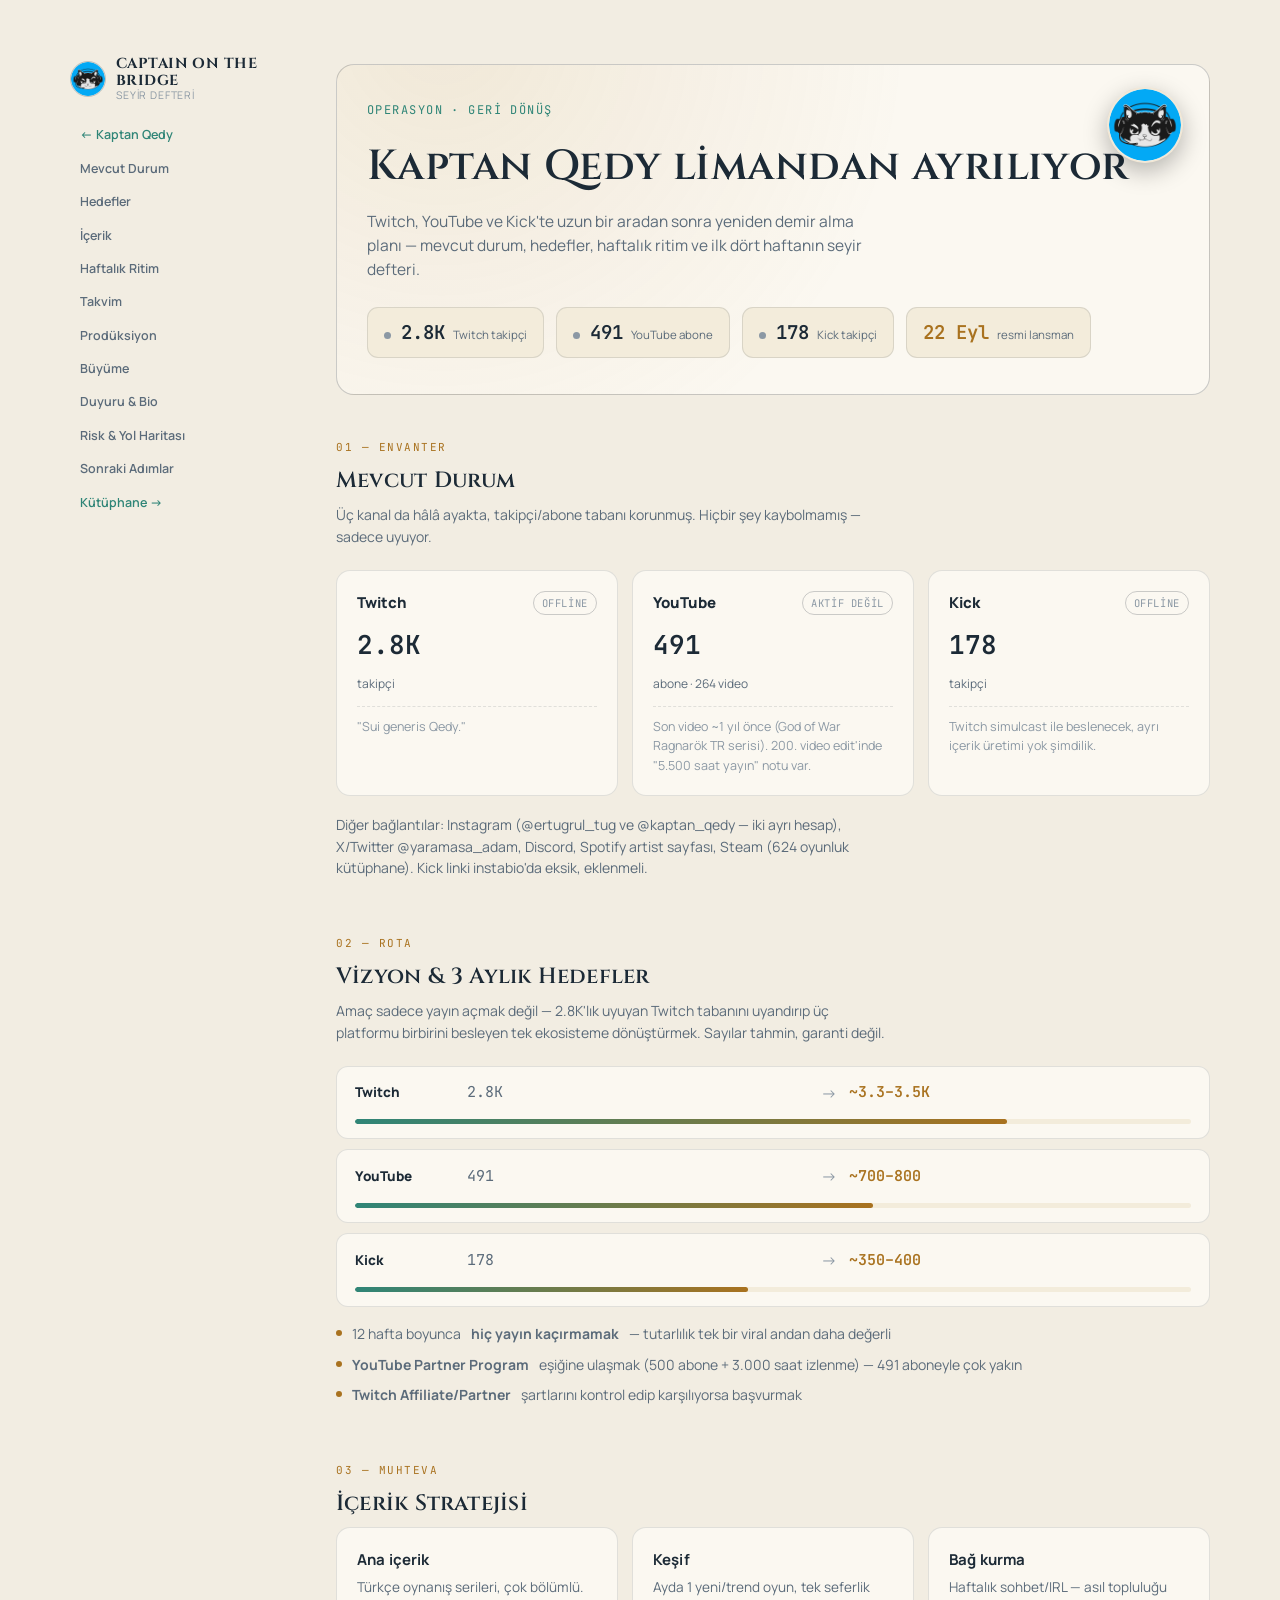
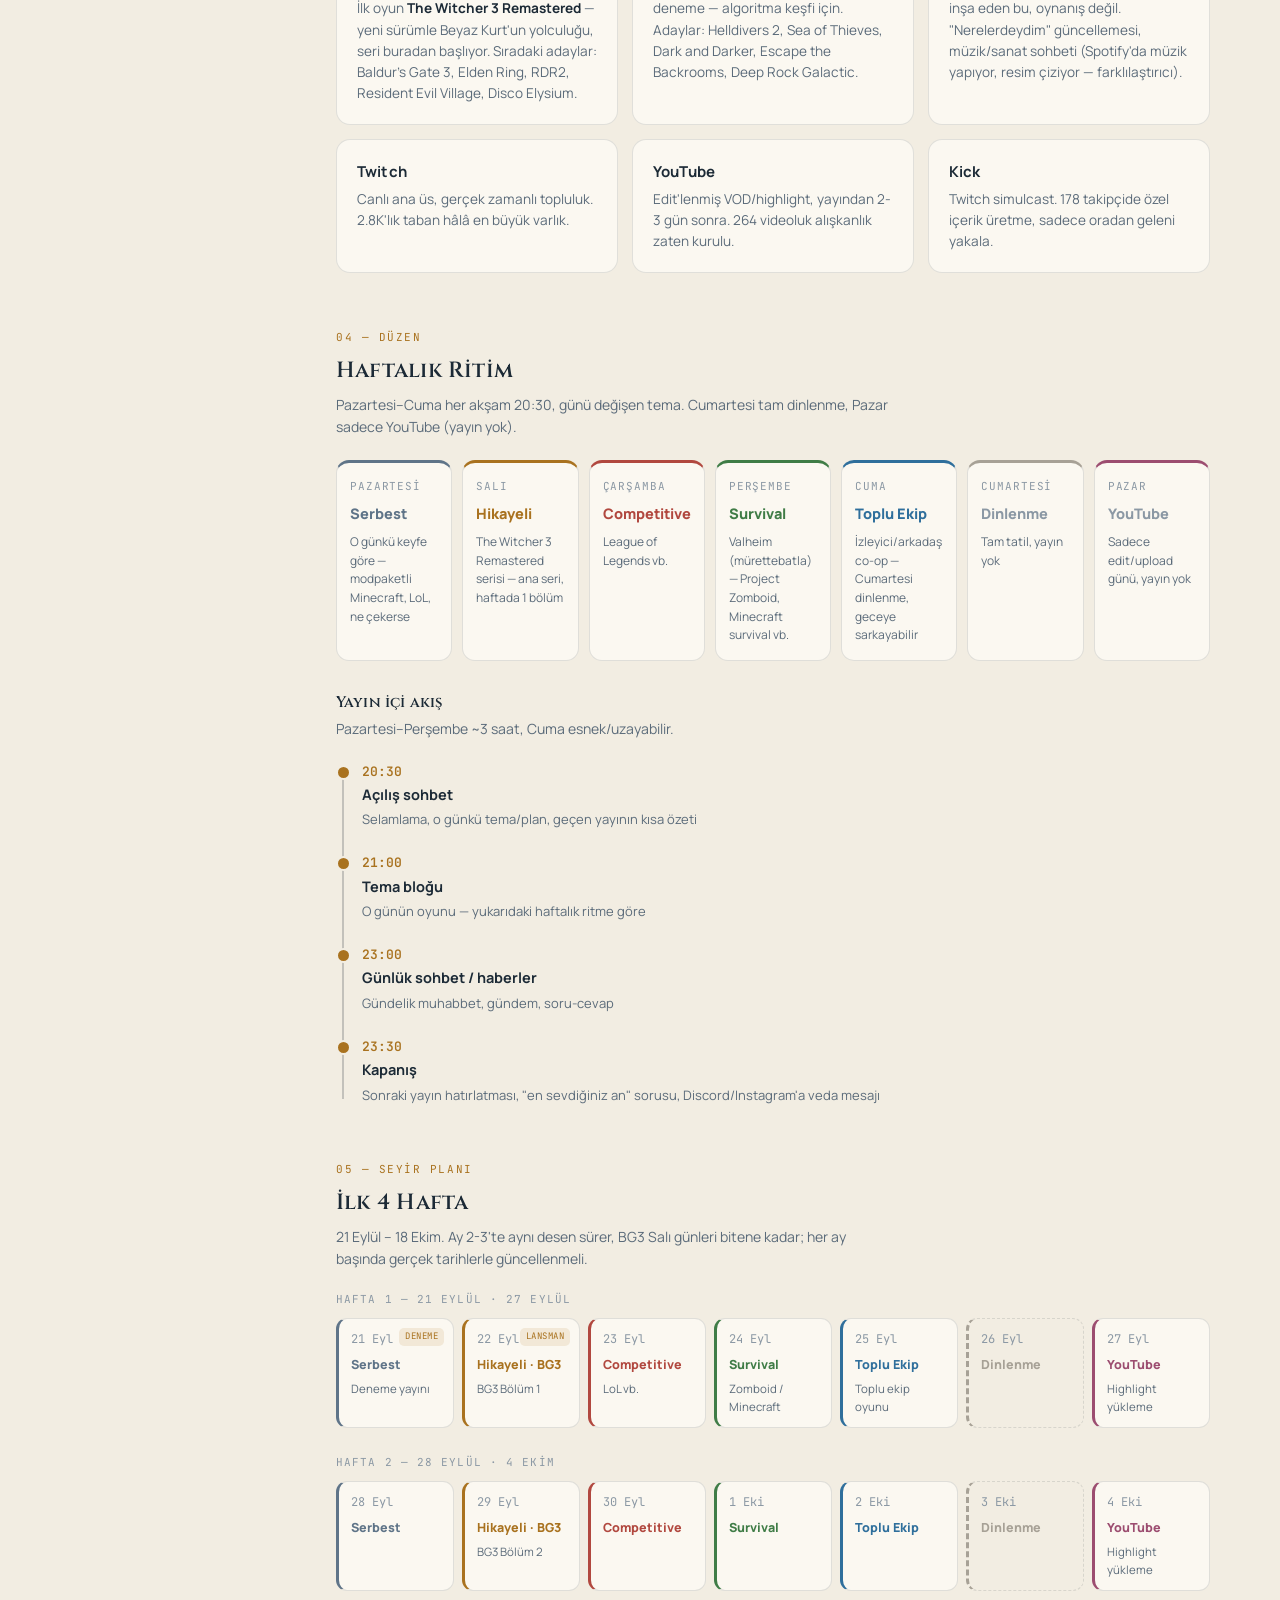
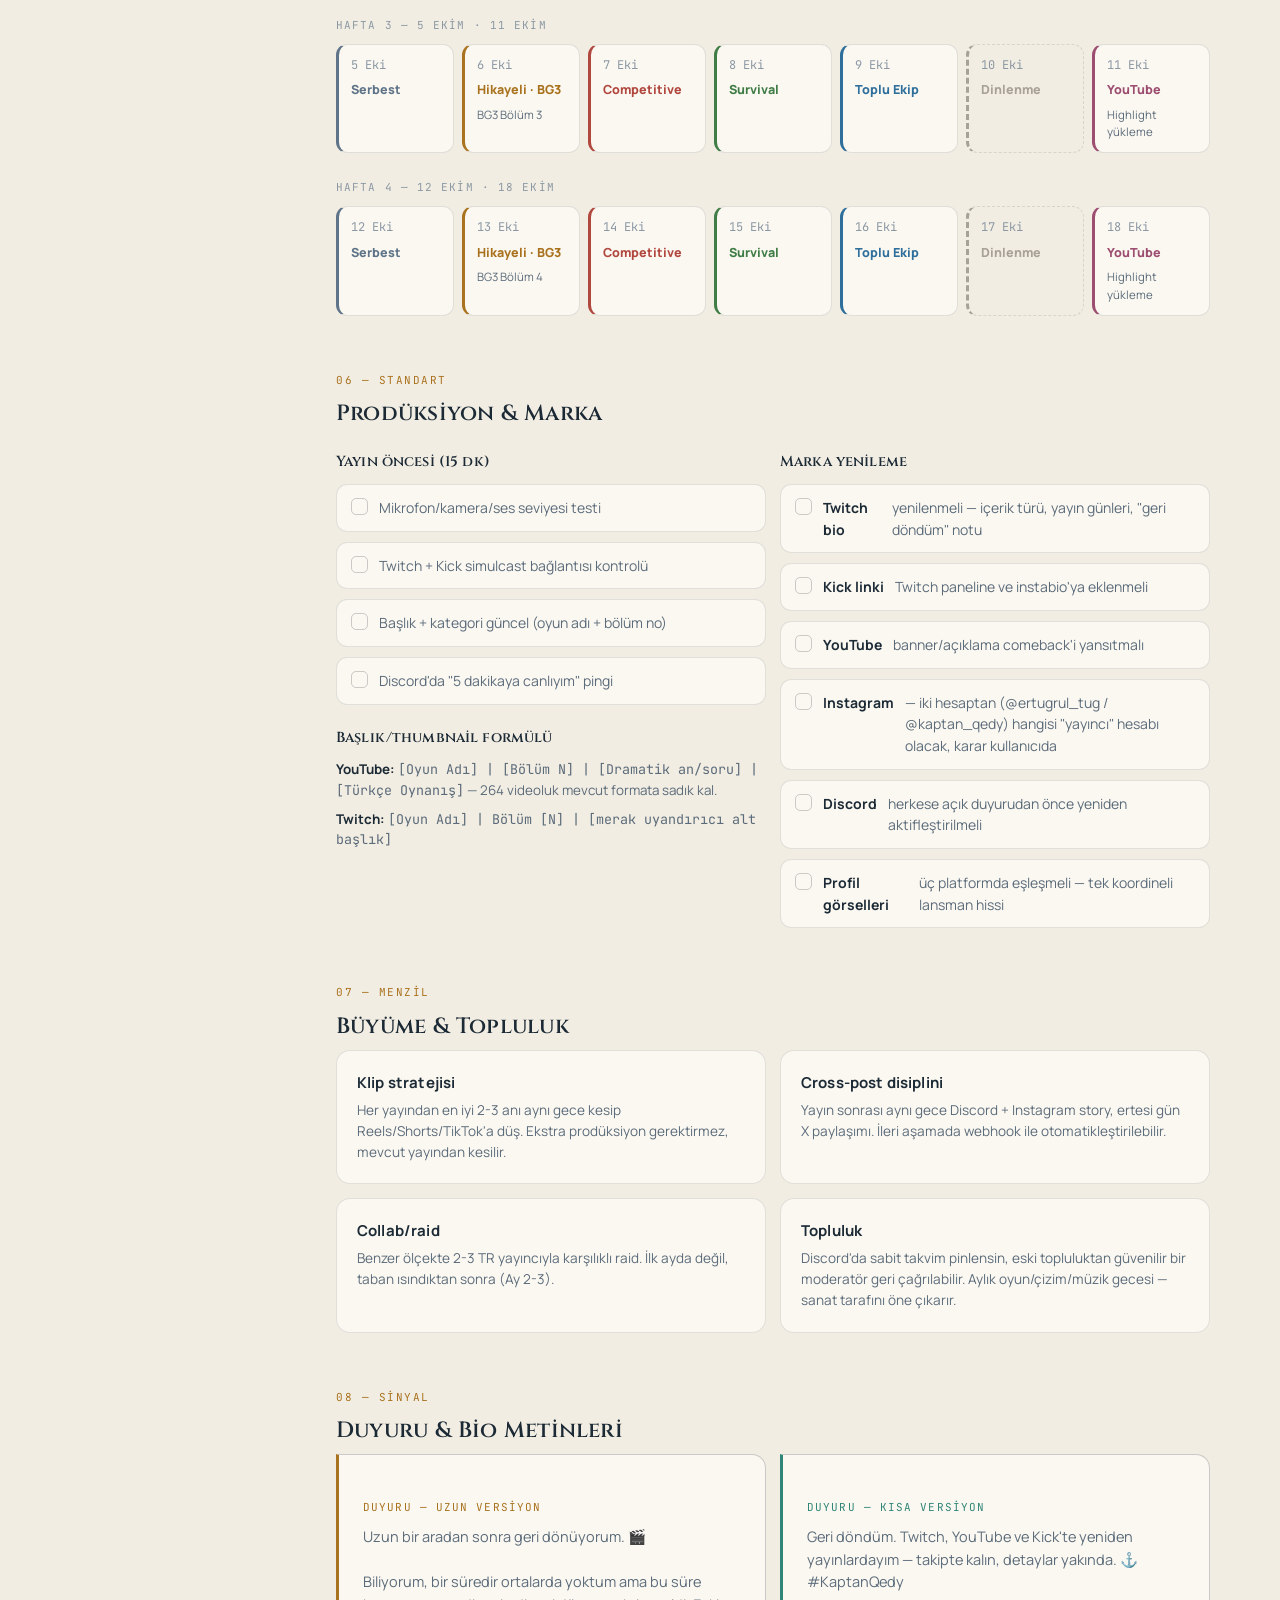
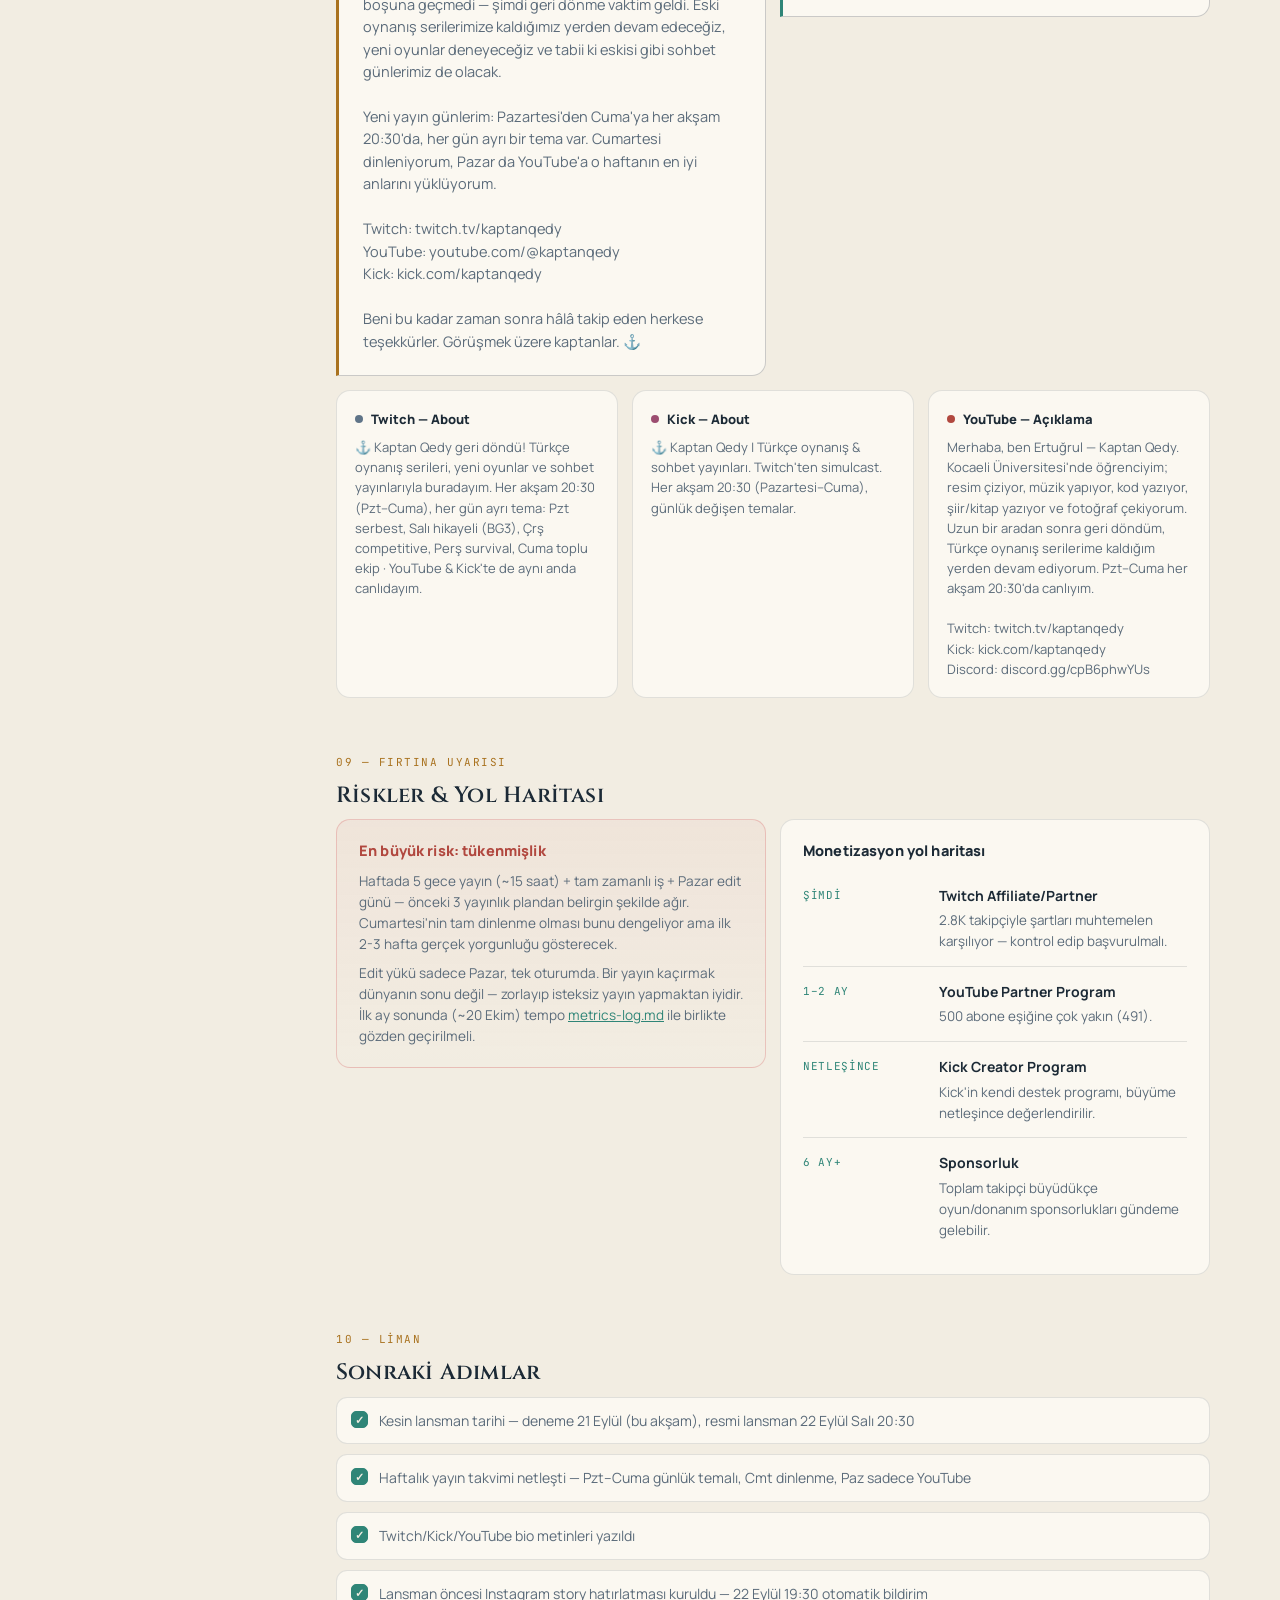
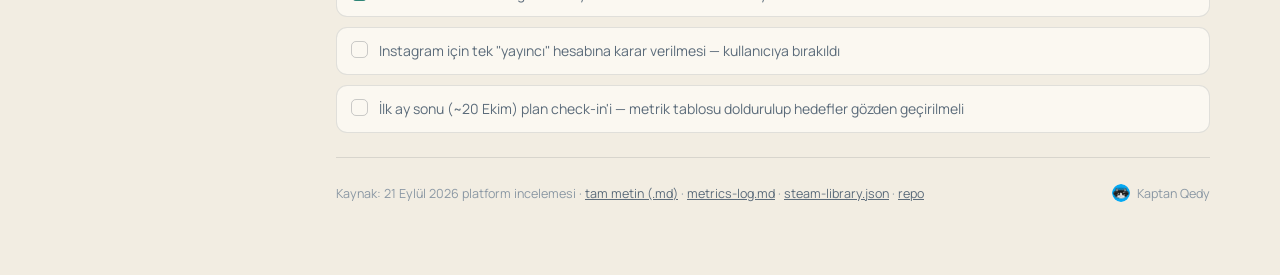
<file: docs/captain-on-the-bridge/index.html>
<!doctype html>
<html lang="tr">
<head>
<meta charset="utf-8">
<meta name="viewport" content="width=device-width, initial-scale=1, viewport-fit=cover">
<title>Captain on the Bridge</title>
<meta name="description" content="KaptanQedy'nin Twitch/YouTube/Kick geri dönüş planı: mevcut durum, hedefler, haftalık yayın ritmi ve ilk 4 haftalık takvim.">
<meta name="view-transition" content="same-origin">
<link rel="preconnect" href="https://fonts.googleapis.com">
<link rel="stylesheet" href="https://fonts.googleapis.com/css2?family=Cinzel:wght@500;600;700&family=Manrope:wght@400;500;600;700;800&family=JetBrains+Mono:wght@400;500;600&display=swap">
<style>
  :root{
    --bg:#0a1420;
    --surface:#101d2c;
    --surface-2:#16283b;
    --border:rgba(230,238,246,0.09);
    --border-strong:rgba(230,238,246,0.16);
    --text:#eaf1f7;
    --text-dim:#9db0c4;
    --text-faint:#5c7488;
    --accent:#d7a13f;
    --accent-soft:rgba(215,161,63,0.14);
    --accent-2:#48b3a3;
    --accent-2-soft:rgba(72,179,163,0.14);
    --danger:#d97575;

    --t-serbest:#8ba0b8;
    --t-hikaye:#d7a13f;
    --t-comp:#d97a6a;
    --t-surv:#6aac6f;
    --t-team:#5aa8d6;
    --t-rest:#4a5a6c;
    --t-yt:#c06a93;

    --font-display:'Cinzel',Georgia,'Times New Roman',serif;
    --font-body:'Manrope',-apple-system,BlinkMacSystemFont,'Segoe UI',sans-serif;
    --font-mono:'JetBrains Mono','SFMono-Regular',Consolas,monospace;
  }

  @media (prefers-color-scheme: light){
    :root:not([data-theme="dark"]){
      --bg:#f2ede2;
      --surface:#fbf8f1;
      --surface-2:#f3ecdb;
      --border:rgba(30,40,50,0.12);
      --border-strong:rgba(30,40,50,0.22);
      --text:#1c2a36;
      --text-dim:#5b6b7a;
      --text-faint:#8b98a4;
      --accent:#a9721f;
      --accent-soft:rgba(169,114,31,0.12);
      --accent-2:#2f8577;
      --accent-2-soft:rgba(47,133,119,0.12);
      --danger:#b1483f;
      --t-serbest:#5f7488;
      --t-hikaye:#a9721f;
      --t-comp:#b1483f;
      --t-surv:#3f7c46;
      --t-team:#2f6f9c;
      --t-rest:#a7a196;
      --t-yt:#9c4d70;
    }
  }
  :root[data-theme="light"]{
    --bg:#f2ede2;
    --surface:#fbf8f1;
    --surface-2:#f3ecdb;
    --border:rgba(30,40,50,0.12);
    --border-strong:rgba(30,40,50,0.22);
    --text:#1c2a36;
    --text-dim:#5b6b7a;
    --text-faint:#8b98a4;
    --accent:#a9721f;
    --accent-soft:rgba(169,114,31,0.12);
    --accent-2:#2f8577;
    --accent-2-soft:rgba(47,133,119,0.12);
    --danger:#b1483f;
    --t-serbest:#5f7488;
    --t-hikaye:#a9721f;
    --t-comp:#b1483f;
    --t-surv:#3f7c46;
    --t-team:#2f6f9c;
    --t-rest:#a7a196;
    --t-yt:#9c4d70;
  }

  *{box-sizing:border-box;}
  html,body{margin:0;padding:0;}
  body{background:var(--bg);color:var(--text);font-family:var(--font-body);line-height:1.55;}
  h1,h2,h3{font-family:var(--font-display);font-weight:600;letter-spacing:.01em;text-wrap:balance;color:var(--text);}
  a{color:var(--accent-2);}
  .mono{font-family:var(--font-mono);}

  .shell{
    display:grid;
    grid-template-columns:230px minmax(0,1fr);
    max-width:1180px;
    margin:0 auto;
    padding-inline:20px;
    gap:36px;
  }
  @media (max-width:900px){
    .shell{grid-template-columns:1fr;gap:0;}
  }

  /* ---- side nav ---- */
  .side{
    position:sticky;
    top:24px;
    align-self:start;
    padding-block:32px 24px;
    display:flex;
    flex-direction:column;
    gap:18px;
  }
  @media (max-width:900px){
    .side{
      position:sticky;
      top:0;
      z-index:20;
      background:var(--bg);
      padding:12px 0;
      border-bottom:1px solid var(--border);
      flex-direction:row;
      align-items:center;
      gap:14px;
      overflow-x:auto;
      -webkit-overflow-scrolling:touch;
      /* hint that the section list scrolls sideways — otherwise it silently
         hides under the viewport edge with no sign there's more to see */
      mask-image:linear-gradient(to right,black calc(100% - 36px),transparent);
      -webkit-mask-image:linear-gradient(to right,black calc(100% - 36px),transparent);
    }
  }
  .brand{display:flex;align-items:center;gap:10px;flex:0 0 auto;}
  .brand-mark{
    width:36px;height:36px;border-radius:50%;flex:none;overflow:hidden;
    border:1.5px solid var(--border-strong);
  }
  .brand-mark img{width:100%;height:100%;object-fit:cover;display:block;view-transition-name:kaptan-logo;}
  .brand-text{display:flex;flex-direction:column;line-height:1.15;}
  .brand-text strong{font-family:var(--font-display);font-size:14.5px;letter-spacing:.03em;}
  .brand-text span{font-size:10.5px;color:var(--text-faint);letter-spacing:.08em;text-transform:uppercase;}
  nav.toc{display:flex;flex-direction:column;gap:2px;}
  @media (max-width:900px){ nav.toc{flex-direction:row;gap:4px;} }
  nav.toc a{
    color:var(--text-dim);text-decoration:none;font-size:12.5px;font-weight:600;
    padding:6px 10px;border-radius:7px;white-space:nowrap;
  }
  nav.toc a:hover{color:var(--text);background:var(--surface-2);}

  main{padding-block:32px 64px;min-width:0;}
  section{scroll-margin-top:20px;margin-bottom:56px;}
  section:last-of-type{margin-bottom:24px;}

  .eyebrow{
    font-family:var(--font-mono);font-size:11px;letter-spacing:.14em;text-transform:uppercase;
    color:var(--accent);margin:0 0 8px;
  }
  section h2{font-size:22px;margin:0 0 6px;}
  .section-note{color:var(--text-dim);font-size:14px;margin:0 0 22px;max-width:62ch;}

  /* ---- hero ---- */
  .hero{
    border:1px solid var(--border-strong);
    border-radius:18px;
    background:
      radial-gradient(circle at 12% -10%, var(--accent-soft), transparent 55%),
      var(--surface);
    padding:36px 30px;
    margin-top:32px;
    margin-bottom:44px;
    position:relative;
    overflow:hidden;
  }
  .hero-logo{
    position:absolute;top:22px;right:26px;width:76px;height:76px;border-radius:50%;
    border:2px solid var(--accent-soft);overflow:hidden;box-shadow:0 8px 24px rgba(0,0,0,.28);
  }
  .hero-logo img{width:100%;height:100%;object-fit:cover;display:block;}
  @media (max-width:560px){ .hero-logo{width:52px;height:52px;top:16px;right:16px;} }
  .hero-eyebrow{font-family:var(--font-mono);font-size:12px;color:var(--accent-2);letter-spacing:.12em;text-transform:uppercase;margin-bottom:14px;}
  .hero h1{font-size:clamp(28px,4.4vw,42px);margin:0 0 10px;}
  .hero p.lede{color:var(--text-dim);max-width:56ch;font-size:15.5px;margin:0 0 26px;}
  .hero-stats{display:flex;flex-wrap:wrap;gap:12px;}
  .stat-pill{
    display:flex;align-items:baseline;gap:8px;
    border:1px solid var(--border);border-radius:11px;
    background:var(--surface-2);padding:10px 16px;
  }
  .stat-pill .n{font-family:var(--font-mono);font-size:19px;font-weight:600;color:var(--text);}
  .stat-pill .l{font-size:11.5px;color:var(--text-dim);}
  .stat-pill .status{width:7px;height:7px;border-radius:50%;background:var(--text-faint);display:inline-block;margin-right:2px;}

  /* ---- generic cards / grids ---- */
  .grid{display:grid;gap:14px;}
  .grid.cols-3{grid-template-columns:repeat(3,1fr);}
  .grid.cols-2{grid-template-columns:repeat(2,1fr);}
  @media (max-width:720px){ .grid.cols-3,.grid.cols-2{grid-template-columns:1fr;} }

  .card{
    border:1px solid var(--border);border-radius:14px;background:var(--surface);
    padding:20px;
  }
  .card h3{font-size:15px;margin:0 0 6px;font-family:var(--font-body);font-weight:700;}
  .card p{margin:0;color:var(--text-dim);font-size:13.6px;}

  /* platform status cards */
  .platform-card{
    border:1px solid var(--border);border-radius:14px;background:var(--surface);padding:20px;
    display:flex;flex-direction:column;gap:10px;
  }
  .platform-card .top{display:flex;justify-content:space-between;align-items:flex-start;}
  .platform-card .name{font-weight:800;font-size:15px;}
  .badge{
    font-family:var(--font-mono);font-size:10.5px;letter-spacing:.06em;text-transform:uppercase;
    padding:3px 8px;border-radius:100px;border:1px solid var(--border-strong);color:var(--text-faint);
  }
  .platform-card .figure{font-family:var(--font-mono);font-size:26px;font-weight:600;font-variant-numeric:tabular-nums;}
  .platform-card .figure-label{font-size:12px;color:var(--text-dim);}
  .platform-card .bio{font-size:12.5px;color:var(--text-faint);border-top:1px dashed var(--border);padding-top:10px;margin-top:2px;}

  /* goal comparison */
  .goal-row{
    display:grid;grid-template-columns:100px 1fr auto 1fr;align-items:center;gap:12px;
    border:1px solid var(--border);border-radius:12px;padding:14px 18px;background:var(--surface);
  }
  .goal-row + .goal-row{margin-top:10px;}
  @media (max-width:560px){ .goal-row{grid-template-columns:1fr;gap:6px;} .goal-row .arrow{display:none;} }
  .goal-row .plat{font-weight:800;font-size:13.5px;}
  .goal-row .val{font-family:var(--font-mono);font-size:15px;}
  .goal-row .val.now{color:var(--text-dim);}
  .goal-row .val.target{color:var(--accent);font-weight:600;}
  .goal-row .arrow{color:var(--text-faint);}
  .goal-row .bar-wrap{grid-column:1/-1;height:5px;border-radius:4px;background:var(--surface-2);overflow:hidden;margin-top:2px;}
  .goal-row .bar{height:100%;background:linear-gradient(90deg,var(--accent-2),var(--accent));border-radius:4px;}

  ul.quality{list-style:none;margin:16px 0 0;padding:0;display:flex;flex-direction:column;gap:9px;}
  ul.quality li{display:flex;gap:10px;font-size:14px;color:var(--text-dim);align-items:flex-start;}
  ul.quality li::before{content:"";width:6px;height:6px;border-radius:50%;background:var(--accent);margin-top:7px;flex:none;}

  /* weekly rhythm strip */
  .week-strip{display:grid;grid-template-columns:repeat(7,1fr);gap:10px;}
  @media (max-width:820px){ .week-strip{grid-template-columns:repeat(4,1fr);} }
  @media (max-width:480px){ .week-strip{grid-template-columns:repeat(2,1fr);} }
  .day-card{
    border-radius:13px;border:1px solid var(--border);background:var(--surface);
    padding:15px 13px;display:flex;flex-direction:column;gap:8px;min-height:132px;
    border-top:3px solid var(--c);
  }
  .day-card .dname{font-family:var(--font-mono);font-size:11px;letter-spacing:.08em;text-transform:uppercase;color:var(--text-faint);}
  .day-card .theme{font-weight:800;font-size:14.5px;color:var(--c);}
  .day-card .desc{font-size:12px;color:var(--text-dim);flex:1;}
  .day-card.off{opacity:.55;}
  .day-card.off .theme{color:var(--text-faint);}

  /* segment timeline */
  .timeline{position:relative;padding-left:26px;margin-top:22px;}
  .timeline::before{content:"";position:absolute;left:6px;top:6px;bottom:6px;width:1.5px;background:var(--border-strong);}
  .t-item{position:relative;padding-bottom:24px;}
  .t-item:last-child{padding-bottom:0;}
  .t-item::before{content:"";position:absolute;left:-26px;top:3px;width:11px;height:11px;border-radius:50%;background:var(--accent);border:2px solid var(--bg);}
  .t-item .time{font-family:var(--font-mono);font-size:13px;color:var(--accent);font-weight:600;}
  .t-item .ttl{font-weight:700;font-size:14.5px;margin:2px 0 3px;}
  .t-item .desc{font-size:13px;color:var(--text-dim);}

  /* calendar */
  .cal-week-label{font-family:var(--font-mono);font-size:11px;color:var(--text-faint);text-transform:uppercase;letter-spacing:.1em;margin:26px 0 10px;}
  .cal-week-label:first-child{margin-top:0;}
  .cal-grid{display:grid;grid-template-columns:repeat(7,1fr);gap:8px;}
  @media (max-width:760px){ .cal-grid{grid-template-columns:repeat(1,1fr);} }
  .cal-cell{
    border-radius:11px;border:1px solid var(--border);background:var(--surface);
    padding:11px 12px;min-height:92px;display:flex;flex-direction:column;gap:6px;
    border-left:3px solid var(--c);position:relative;
  }
  .cal-cell.rest{background:transparent;border-style:dashed;opacity:.6;}
  .cal-cell .date{font-family:var(--font-mono);font-size:12px;color:var(--text-faint);}
  .cal-cell .theme{font-weight:800;font-size:12.5px;color:var(--c);}
  .cal-cell .note{font-size:11.5px;color:var(--text-dim);}
  .cal-cell.flag::after{
    content:attr(data-flag);position:absolute;top:9px;right:9px;
    font-family:var(--font-mono);font-size:9px;letter-spacing:.05em;text-transform:uppercase;
    background:var(--accent-soft);color:var(--accent);padding:2px 6px;border-radius:5px;
  }

  /* checklist */
  .checklist{list-style:none;margin:0;padding:0;display:flex;flex-direction:column;gap:10px;}
  .checklist li{
    display:flex;gap:11px;align-items:flex-start;font-size:14px;color:var(--text-dim);
    border:1px solid var(--border);border-radius:11px;padding:12px 14px;background:var(--surface);
  }
  .checklist li b{color:var(--text);}
  .box{
    width:17px;height:17px;border-radius:5px;border:1.5px solid var(--border-strong);flex:none;margin-top:1px;
    display:flex;align-items:center;justify-content:center;
  }
  .checklist li.done .box{background:var(--accent-2);border-color:var(--accent-2);color:var(--bg);font-size:11px;font-weight:900;}
  .checklist li.done{opacity:.72;}

  /* quote / transmission */
  .quote{
    border:1px solid var(--border-strong);border-left:3px solid var(--accent);border-radius:0 14px 14px 0;
    background:var(--surface);padding:22px 24px;font-size:14.5px;color:var(--text-dim);white-space:pre-line;
  }
  .quote .qlabel{font-family:var(--font-mono);font-size:11px;color:var(--accent);text-transform:uppercase;letter-spacing:.1em;margin-bottom:10px;}
  .quote.short{border-left-color:var(--accent-2);}
  .quote.short .qlabel{color:var(--accent-2);}

  /* bio cards */
  .bio-card{border:1px solid var(--border);border-radius:14px;background:var(--surface);padding:18px;}
  .bio-card .plat{font-weight:800;font-size:13px;margin-bottom:8px;display:flex;align-items:center;gap:8px;}
  .bio-card .plat .dot{width:8px;height:8px;border-radius:50%;background:var(--c);}
  .bio-card p{font-size:13px;color:var(--text-dim);margin:0;white-space:pre-line;}

  /* callouts */
  .callout{border-radius:14px;border:1px solid var(--border);padding:20px 22px;background:var(--surface);}
  .callout.warn{border-color:rgba(217,117,117,.35);background:linear-gradient(180deg,rgba(217,117,117,.07),transparent);}
  .callout.warn h3{color:var(--danger);}
  .callout h3{margin:0 0 8px;font-size:14.5px;font-family:var(--font-body);font-weight:800;}
  .callout p{margin:0 0 8px;font-size:13.6px;color:var(--text-dim);}
  .callout p:last-child{margin-bottom:0;}

  .roadmap{display:flex;flex-direction:column;gap:0;}
  .rm-item{display:grid;grid-template-columns:120px 1fr;gap:16px;padding:14px 0;border-top:1px solid var(--border);}
  .rm-item:first-child{border-top:none;}
  .rm-tag{font-family:var(--font-mono);font-size:11px;color:var(--accent-2);text-transform:uppercase;letter-spacing:.06em;padding-top:2px;}
  .rm-item h4{margin:0 0 4px;font-size:14px;}
  .rm-item p{margin:0;font-size:13.4px;color:var(--text-dim);}

  footer{border-top:1px solid var(--border);padding:26px 0 8px;color:var(--text-faint);font-size:12.5px;display:flex;flex-wrap:wrap;gap:8px 18px;justify-content:space-between;}
  footer a{color:var(--text-dim);}

  #progress{position:fixed;top:0;left:0;height:3px;width:0%;background:linear-gradient(90deg,var(--accent-2),var(--accent));z-index:100;transition:width .08s linear;}

  .js .reveal{opacity:0;transform:translateY(22px);transition:opacity .6s cubic-bezier(.2,.7,.2,1), transform .6s cubic-bezier(.2,.7,.2,1);}
  .js .reveal.in{opacity:1;transform:translateY(0);}

  .stagger{perspective:900px;}
  .js .stagger > *{
    opacity:0;transform:translateY(18px) rotateX(8deg);transform-origin:bottom center;
    transition:opacity .5s cubic-bezier(.2,.7,.2,1), transform .5s cubic-bezier(.2,.7,.2,1);
  }
  .js .stagger.in > *{opacity:1;transform:none;}
  .stagger > *:nth-child(1){transition-delay:0ms}
  .stagger > *:nth-child(2){transition-delay:55ms}
  .stagger > *:nth-child(3){transition-delay:110ms}
  .stagger > *:nth-child(4){transition-delay:165ms}
  .stagger > *:nth-child(5){transition-delay:220ms}
  .stagger > *:nth-child(6){transition-delay:275ms}
  .stagger > *:nth-child(7){transition-delay:330ms}
  @media (prefers-reduced-motion:reduce){
    .js .reveal{opacity:1;transform:none;transition:none;}
    .js .stagger > *{opacity:1;transform:none;transition:none;}
  }
</style>
</head>
<body>
<div id="progress"></div>

<div class="shell">
  <aside class="side">
    <div class="brand">
      <div class="brand-mark"><img src="logo_cat.png" alt="Kaptan Qedy logosu"></div>
      <div class="brand-text"><strong>CAPTAIN ON THE BRIDGE</strong><span>Seyir Defteri</span></div>
    </div>
    <nav class="toc">
      <a href="../" style="color:var(--accent-2);">← Kaptan Qedy</a>
      <a href="#durum">Mevcut Durum</a>
      <a href="#hedefler">Hedefler</a>
      <a href="#icerik">İçerik</a>
      <a href="#ritim">Haftalık Ritim</a>
      <a href="#takvim">Takvim</a>
      <a href="#prodüksiyon">Prodüksiyon</a>
      <a href="#buyume">Büyüme</a>
      <a href="#duyuru">Duyuru &amp; Bio</a>
      <a href="#risk">Risk &amp; Yol Haritası</a>
      <a href="#adimlar">Sonraki Adımlar</a>
      <a href="../kutuphane/" style="color:var(--accent-2);">Kütüphane →</a>
    </nav>
  </aside>

  <main>
    <section class="hero" id="top">
      <div class="hero-logo"><img src="logo_cat.png" alt="Kaptan Qedy logosu"></div>
      <div class="hero-eyebrow">Operasyon · Geri Dönüş</div>
      <h1>Kaptan Qedy limandan ayrılıyor</h1>
      <p class="lede">Twitch, YouTube ve Kick'te uzun bir aradan sonra yeniden demir alma planı — mevcut durum, hedefler, haftalık ritim ve ilk dört haftanın seyir defteri.</p>
      <div class="hero-stats">
        <div class="stat-pill"><span class="status"></span><span class="n">2.8K</span><span class="l">Twitch takipçi</span></div>
        <div class="stat-pill"><span class="status"></span><span class="n">491</span><span class="l">YouTube abone</span></div>
        <div class="stat-pill"><span class="status"></span><span class="n">178</span><span class="l">Kick takipçi</span></div>
        <div class="stat-pill"><span class="n" style="color:var(--accent)">22 Eyl</span><span class="l">resmi lansman</span></div>
      </div>
    </section>

    <section id="durum">
      <div class="eyebrow">01 — Envanter</div>
      <h2>Mevcut Durum</h2>
      <p class="section-note">Üç kanal da hâlâ ayakta, takipçi/abone tabanı korunmuş. Hiçbir şey kaybolmamış — sadece uyuyor.</p>
      <div class="grid cols-3 stagger">
        <div class="platform-card">
          <div class="top"><span class="name">Twitch</span><span class="badge">Offline</span></div>
          <div class="figure">2.8K</div>
          <div class="figure-label">takipçi</div>
          <div class="bio">"Sui generis Qedy."</div>
        </div>
        <div class="platform-card">
          <div class="top"><span class="name">YouTube</span><span class="badge">Aktif değil</span></div>
          <div class="figure">491</div>
          <div class="figure-label">abone · 264 video</div>
          <div class="bio">Son video ~1 yıl önce (God of War Ragnarök TR serisi). 200. video edit'inde "5.500 saat yayın" notu var.</div>
        </div>
        <div class="platform-card">
          <div class="top"><span class="name">Kick</span><span class="badge">Offline</span></div>
          <div class="figure">178</div>
          <div class="figure-label">takipçi</div>
          <div class="bio">Twitch simulcast ile beslenecek, ayrı içerik üretimi yok şimdilik.</div>
        </div>
      </div>
      <p class="section-note" style="margin-top:18px;">Diğer bağlantılar: Instagram (@ertugrul_tug ve @kaptan_qedy — iki ayrı hesap), X/Twitter @yaramasa_adam, Discord, Spotify artist sayfası, Steam (624 oyunluk kütüphane). Kick linki instabio'da eksik, eklenmeli.</p>
    </section>

    <section id="hedefler">
      <div class="eyebrow">02 — Rota</div>
      <h2>Vizyon &amp; 3 Aylık Hedefler</h2>
      <p class="section-note">Amaç sadece yayın açmak değil — 2.8K'lık uyuyan Twitch tabanını uyandırıp üç platformu birbirini besleyen tek ekosisteme dönüştürmek. Sayılar tahmin, garanti değil.</p>
      <div class="goal-row">
        <span class="plat">Twitch</span><span class="val now">2.8K</span><span class="arrow">→</span><span class="val target">~3.3–3.5K</span>
        <div class="bar-wrap"><div class="bar" style="width:78%"></div></div>
      </div>
      <div class="goal-row">
        <span class="plat">YouTube</span><span class="val now">491</span><span class="arrow">→</span><span class="val target">~700–800</span>
        <div class="bar-wrap"><div class="bar" style="width:62%"></div></div>
      </div>
      <div class="goal-row">
        <span class="plat">Kick</span><span class="val now">178</span><span class="arrow">→</span><span class="val target">~350–400</span>
        <div class="bar-wrap"><div class="bar" style="width:47%"></div></div>
      </div>
      <ul class="quality">
        <li>12 hafta boyunca <b>hiç yayın kaçırmamak</b> — tutarlılık tek bir viral andan daha değerli</li>
        <li><b>YouTube Partner Program</b> eşiğine ulaşmak (500 abone + 3.000 saat izlenme) — 491 aboneyle çok yakın</li>
        <li><b>Twitch Affiliate/Partner</b> şartlarını kontrol edip karşılıyorsa başvurmak</li>
      </ul>
    </section>

    <section id="icerik">
      <div class="eyebrow">03 — Muhteva</div>
      <h2>İçerik Stratejisi</h2>
      <div class="grid cols-3 stagger">
        <div class="card">
          <h3>Ana içerik</h3>
          <p>Türkçe oynanış serileri, çok bölümlü. İlk oyun <b style="color:var(--text)">The Witcher 3 Remastered</b> — yeni sürümle Beyaz Kurt'un yolculuğu, seri buradan başlıyor. Sıradaki adaylar: Baldur's Gate 3, Elden Ring, RDR2, Resident Evil Village, Disco Elysium.</p>
        </div>
        <div class="card">
          <h3>Keşif</h3>
          <p>Ayda 1 yeni/trend oyun, tek seferlik deneme — algoritma keşfi için. Adaylar: Helldivers 2, Sea of Thieves, Dark and Darker, Escape the Backrooms, Deep Rock Galactic.</p>
        </div>
        <div class="card">
          <h3>Bağ kurma</h3>
          <p>Haftalık sohbet/IRL — asıl topluluğu inşa eden bu, oynanış değil. "Nerelerdeydim" güncellemesi, müzik/sanat sohbeti (Spotify'da müzik yapıyor, resim çiziyor — farklılaştırıcı).</p>
        </div>
      </div>
      <div class="grid cols-3 stagger" style="margin-top:14px;">
        <div class="card"><h3>Twitch</h3><p>Canlı ana üs, gerçek zamanlı topluluk. 2.8K'lık taban hâlâ en büyük varlık.</p></div>
        <div class="card"><h3>YouTube</h3><p>Edit'lenmiş VOD/highlight, yayından 2-3 gün sonra. 264 videoluk alışkanlık zaten kurulu.</p></div>
        <div class="card"><h3>Kick</h3><p>Twitch simulcast. 178 takipçide özel içerik üretme, sadece oradan geleni yakala.</p></div>
      </div>
    </section>

    <section id="ritim">
      <div class="eyebrow">04 — Düzen</div>
      <h2>Haftalık Ritim</h2>
      <p class="section-note">Pazartesi–Cuma her akşam 20:30, günü değişen tema. Cumartesi tam dinlenme, Pazar sadece YouTube (yayın yok).</p>
      <div class="week-strip stagger">
        <div class="day-card" style="--c:var(--t-serbest)"><div class="dname">Pazartesi</div><div class="theme">Serbest</div><div class="desc">O günkü keyfe göre — modpaketli Minecraft, LoL, ne çekerse</div></div>
        <div class="day-card" style="--c:var(--t-hikaye)"><div class="dname">Salı</div><div class="theme">Hikayeli</div><div class="desc">The Witcher 3 Remastered serisi — ana seri, haftada 1 bölüm</div></div>
        <div class="day-card" style="--c:var(--t-comp)"><div class="dname">Çarşamba</div><div class="theme">Competitive</div><div class="desc">League of Legends vb.</div></div>
        <div class="day-card" style="--c:var(--t-surv)"><div class="dname">Perşembe</div><div class="theme">Survival</div><div class="desc">Valheim (mürettebatla) — Project Zomboid, Minecraft survival vb.</div></div>
        <div class="day-card" style="--c:var(--t-team)"><div class="dname">Cuma</div><div class="theme">Toplu Ekip</div><div class="desc">İzleyici/arkadaş co-op — Cumartesi dinlenme, geceye sarkayabilir</div></div>
        <div class="day-card off" style="--c:var(--t-rest)"><div class="dname">Cumartesi</div><div class="theme">Dinlenme</div><div class="desc">Tam tatil, yayın yok</div></div>
        <div class="day-card off" style="--c:var(--t-yt)"><div class="dname">Pazar</div><div class="theme">YouTube</div><div class="desc">Sadece edit/upload günü, yayın yok</div></div>
      </div>

      <h3 style="font-size:15px;margin:30px 0 4px;">Yayın içi akış</h3>
      <p class="section-note" style="margin-bottom:0;">Pazartesi–Perşembe ~3 saat, Cuma esnek/uzayabilir.</p>
      <div class="timeline">
        <div class="t-item"><div class="time">20:30</div><div class="ttl">Açılış sohbet</div><div class="desc">Selamlama, o günkü tema/plan, geçen yayının kısa özeti</div></div>
        <div class="t-item"><div class="time">21:00</div><div class="ttl">Tema bloğu</div><div class="desc">O günün oyunu — yukarıdaki haftalık ritme göre</div></div>
        <div class="t-item"><div class="time">23:00</div><div class="ttl">Günlük sohbet / haberler</div><div class="desc">Gündelik muhabbet, gündem, soru-cevap</div></div>
        <div class="t-item"><div class="time">23:30</div><div class="ttl">Kapanış</div><div class="desc">Sonraki yayın hatırlatması, "en sevdiğiniz an" sorusu, Discord/Instagram'a veda mesajı</div></div>
      </div>
    </section>

    <section id="takvim">
      <div class="eyebrow">05 — Seyir Planı</div>
      <h2>İlk 4 Hafta</h2>
      <p class="section-note">21 Eylül – 18 Ekim. Ay 2-3'te aynı desen sürer, BG3 Salı günleri bitene kadar; her ay başında gerçek tarihlerle güncellenmeli.</p>
      <div id="calendar"></div>
    </section>

    <section id="prodüksiyon">
      <div class="eyebrow">06 — Standart</div>
      <h2>Prodüksiyon &amp; Marka</h2>
      <div class="grid cols-2 stagger">
        <div>
          <h3 style="font-size:14.5px;margin-bottom:10px;">Yayın öncesi (15 dk)</h3>
          <ul class="checklist stagger">
            <li><span class="box"></span>Mikrofon/kamera/ses seviyesi testi</li>
            <li><span class="box"></span>Twitch + Kick simulcast bağlantısı kontrolü</li>
            <li><span class="box"></span>Başlık + kategori güncel (oyun adı + bölüm no)</li>
            <li><span class="box"></span>Discord'da "5 dakikaya canlıyım" pingi</li>
          </ul>
          <h3 style="font-size:14.5px;margin:22px 0 10px;">Başlık/thumbnail formülü</h3>
          <p style="font-size:13.4px;color:var(--text-dim);margin:0 0 8px;"><b style="color:var(--text)">YouTube:</b> <span class="mono">[Oyun Adı] | [Bölüm N] | [Dramatik an/soru] | [Türkçe Oynanış]</span> — 264 videoluk mevcut formata sadık kal.</p>
          <p style="font-size:13.4px;color:var(--text-dim);margin:0;"><b style="color:var(--text)">Twitch:</b> <span class="mono">[Oyun Adı] | Bölüm [N] | [merak uyandırıcı alt başlık]</span></p>
        </div>
        <div>
          <h3 style="font-size:14.5px;margin-bottom:10px;">Marka yenileme</h3>
          <ul class="checklist stagger">
            <li><span class="box"></span><b>Twitch bio</b> yenilenmeli — içerik türü, yayın günleri, "geri döndüm" notu</li>
            <li><span class="box"></span><b>Kick linki</b> Twitch paneline ve instabio'ya eklenmeli</li>
            <li><span class="box"></span><b>YouTube</b> banner/açıklama comeback'i yansıtmalı</li>
            <li><span class="box"></span><b>Instagram</b> — iki hesaptan (@ertugrul_tug / @kaptan_qedy) hangisi "yayıncı" hesabı olacak, karar kullanıcıda</li>
            <li><span class="box"></span><b>Discord</b> herkese açık duyurudan önce yeniden aktifleştirilmeli</li>
            <li><span class="box"></span><b>Profil görselleri</b> üç platformda eşleşmeli — tek koordineli lansman hissi</li>
          </ul>
        </div>
      </div>
    </section>

    <section id="buyume">
      <div class="eyebrow">07 — Menzil</div>
      <h2>Büyüme &amp; Topluluk</h2>
      <div class="grid cols-2 stagger">
        <div class="card">
          <h3>Klip stratejisi</h3>
          <p>Her yayından en iyi 2-3 anı aynı gece kesip Reels/Shorts/TikTok'a düş. Ekstra prodüksiyon gerektirmez, mevcut yayından kesilir.</p>
        </div>
        <div class="card">
          <h3>Cross-post disiplini</h3>
          <p>Yayın sonrası aynı gece Discord + Instagram story, ertesi gün X paylaşımı. İleri aşamada webhook ile otomatikleştirilebilir.</p>
        </div>
        <div class="card">
          <h3>Collab/raid</h3>
          <p>Benzer ölçekte 2-3 TR yayıncıyla karşılıklı raid. İlk ayda değil, taban ısındıktan sonra (Ay 2-3).</p>
        </div>
        <div class="card">
          <h3>Topluluk</h3>
          <p>Discord'da sabit takvim pinlensin, eski topluluktan güvenilir bir moderatör geri çağrılabilir. Aylık oyun/çizim/müzik gecesi — sanat tarafını öne çıkarır.</p>
        </div>
      </div>
    </section>

    <section id="duyuru">
      <div class="eyebrow">08 — Sinyal</div>
      <h2>Duyuru &amp; Bio Metinleri</h2>
      <div class="grid cols-2 stagger" style="align-items:start;">
        <div class="quote">
          <div class="qlabel">Duyuru — uzun versiyon</div>Uzun bir aradan sonra geri dönüyorum. 🎬

Biliyorum, bir süredir ortalarda yoktum ama bu süre boşuna geçmedi — şimdi geri dönme vaktim geldi. Eski oynanış serilerimize kaldığımız yerden devam edeceğiz, yeni oyunlar deneyeceğiz ve tabii ki eskisi gibi sohbet günlerimiz de olacak.

Yeni yayın günlerim: Pazartesi'den Cuma'ya her akşam 20:30'da, her gün ayrı bir tema var. Cumartesi dinleniyorum, Pazar da YouTube'a o haftanın en iyi anlarını yüklüyorum.

Twitch: twitch.tv/kaptanqedy
YouTube: youtube.com/@kaptanqedy
Kick: kick.com/kaptanqedy

Beni bu kadar zaman sonra hâlâ takip eden herkese teşekkürler. Görüşmek üzere kaptanlar. ⚓</div>
        <div class="quote short">
          <div class="qlabel">Duyuru — kısa versiyon</div>Geri döndüm. Twitch, YouTube ve Kick'te yeniden yayınlardayım — takipte kalın, detaylar yakında. ⚓ #KaptanQedy</div>
      </div>

      <div class="grid cols-3 stagger" style="margin-top:14px;">
        <div class="bio-card">
          <div class="plat"><span class="dot" style="--c:var(--t-serbest)"></span>Twitch — About</div>
          <p>⚓ Kaptan Qedy geri döndü! Türkçe oynanış serileri, yeni oyunlar ve sohbet yayınlarıyla buradayım. Her akşam 20:30 (Pzt–Cuma), her gün ayrı tema: Pzt serbest, Salı hikayeli (BG3), Çrş competitive, Perş survival, Cuma toplu ekip · YouTube &amp; Kick'te de aynı anda canlıdayım.</p>
        </div>
        <div class="bio-card">
          <div class="plat"><span class="dot" style="--c:var(--t-yt)"></span>Kick — About</div>
          <p>⚓ Kaptan Qedy | Türkçe oynanış &amp; sohbet yayınları. Twitch'ten simulcast. Her akşam 20:30 (Pazartesi–Cuma), günlük değişen temalar.</p>
        </div>
        <div class="bio-card">
          <div class="plat"><span class="dot" style="--c:var(--t-comp)"></span>YouTube — Açıklama</div>
          <p>Merhaba, ben Ertuğrul — Kaptan Qedy. Kocaeli Üniversitesi'nde öğrenciyim; resim çiziyor, müzik yapıyor, kod yazıyor, şiir/kitap yazıyor ve fotoğraf çekiyorum. Uzun bir aradan sonra geri döndüm, Türkçe oynanış serilerime kaldığım yerden devam ediyorum. Pzt–Cuma her akşam 20:30'da canlıyım.

Twitch: twitch.tv/kaptanqedy
Kick: kick.com/kaptanqedy
Discord: discord.gg/cpB6phwYUs</p>
        </div>
      </div>
    </section>

    <section id="risk">
      <div class="eyebrow">09 — Fırtına Uyarısı</div>
      <h2>Riskler &amp; Yol Haritası</h2>
      <div class="grid cols-2 stagger" style="align-items:start;">
        <div class="callout warn">
          <h3>En büyük risk: tükenmişlik</h3>
          <p>Haftada 5 gece yayın (~15 saat) + tam zamanlı iş + Pazar edit günü — önceki 3 yayınlık plandan belirgin şekilde ağır. Cumartesi'nin tam dinlenme olması bunu dengeliyor ama ilk 2-3 hafta gerçek yorgunluğu gösterecek.</p>
          <p>Edit yükü sadece Pazar, tek oturumda. Bir yayın kaçırmak dünyanın sonu değil — zorlayıp isteksiz yayın yapmaktan iyidir. İlk ay sonunda (~20 Ekim) tempo <a href="https://github.com/ertugrul-tug/stream-library/blob/main/planning/metrics-log.md" target="_blank" rel="noopener">metrics-log.md</a> ile birlikte gözden geçirilmeli.</p>
        </div>
        <div class="callout">
          <h3>Monetizasyon yol haritası</h3>
          <div class="roadmap stagger">
            <div class="rm-item"><span class="rm-tag">Şimdi</span><div><h4>Twitch Affiliate/Partner</h4><p>2.8K takipçiyle şartları muhtemelen karşılıyor — kontrol edip başvurulmalı.</p></div></div>
            <div class="rm-item"><span class="rm-tag">1–2 ay</span><div><h4>YouTube Partner Program</h4><p>500 abone eşiğine çok yakın (491).</p></div></div>
            <div class="rm-item"><span class="rm-tag">Netleşince</span><div><h4>Kick Creator Program</h4><p>Kick'in kendi destek programı, büyüme netleşince değerlendirilir.</p></div></div>
            <div class="rm-item"><span class="rm-tag">6 ay+</span><div><h4>Sponsorluk</h4><p>Toplam takipçi büyüdükçe oyun/donanım sponsorlukları gündeme gelebilir.</p></div></div>
          </div>
        </div>
      </div>
    </section>

    <section id="adimlar">
      <div class="eyebrow">10 — Liman</div>
      <h2>Sonraki Adımlar</h2>
      <ul class="checklist stagger">
        <li class="done"><span class="box">✓</span>Kesin lansman tarihi — deneme 21 Eylül (bu akşam), resmi lansman 22 Eylül Salı 20:30</li>
        <li class="done"><span class="box">✓</span>Haftalık yayın takvimi netleşti — Pzt–Cuma günlük temalı, Cmt dinlenme, Paz sadece YouTube</li>
        <li class="done"><span class="box">✓</span>Twitch/Kick/YouTube bio metinleri yazıldı</li>
        <li class="done"><span class="box">✓</span>Lansman öncesi Instagram story hatırlatması kuruldu — 22 Eylül 19:30 otomatik bildirim</li>
        <li><span class="box"></span>Instagram için tek "yayıncı" hesabına karar verilmesi — kullanıcıya bırakıldı</li>
        <li><span class="box"></span>İlk ay sonu (~20 Ekim) plan check-in'i — metrik tablosu doldurulup hedefler gözden geçirilmeli</li>
      </ul>
    </section>

    <footer>
      <span>Kaynak: 21 Eylül 2026 platform incelemesi · <a href="https://github.com/ertugrul-tug/stream-library/blob/main/planning/comeback-plan.md" target="_blank" rel="noopener">tam metin (.md)</a> · <a href="https://github.com/ertugrul-tug/stream-library/blob/main/planning/metrics-log.md" target="_blank" rel="noopener">metrics-log.md</a> · <a href="https://github.com/ertugrul-tug/stream-library/blob/main/data/steam-library.json" target="_blank" rel="noopener">steam-library.json</a> · <a href="https://github.com/ertugrul-tug/stream-library" target="_blank" rel="noopener">repo</a></span>
      <span style="display:flex;align-items:center;gap:7px;"><img src="logo_cat.png" alt="" style="width:18px;height:18px;border-radius:50%;object-fit:cover;">Kaptan Qedy</span>
    </footer>
  </main>
</div>

<script>
(function(){
  var THEMES = {
    serbest:{c:'var(--t-serbest)',label:'Serbest'},
    hikaye:{c:'var(--t-hikaye)',label:'Hikayeli · BG3'},
    comp:{c:'var(--t-comp)',label:'Competitive'},
    surv:{c:'var(--t-surv)',label:'Survival'},
    team:{c:'var(--t-team)',label:'Toplu Ekip'},
    rest:{c:'var(--t-rest)',label:'Dinlenme'},
    yt:{c:'var(--t-yt)',label:'YouTube'}
  };
  var weeks = [
    {label:'Hafta 1 — 21 Eylül · 27 Eylül', days:[
      {d:'21 Eyl',t:'serbest',note:'Deneme yayını',flag:'Deneme'},
      {d:'22 Eyl',t:'hikaye',note:'BG3 Bölüm 1',flag:'Lansman'},
      {d:'23 Eyl',t:'comp',note:'LoL vb.'},
      {d:'24 Eyl',t:'surv',note:'Zomboid / Minecraft'},
      {d:'25 Eyl',t:'team',note:'Toplu ekip oyunu'},
      {d:'26 Eyl',t:'rest',note:''},
      {d:'27 Eyl',t:'yt',note:'Highlight yükleme'}
    ]},
    {label:'Hafta 2 — 28 Eylül · 4 Ekim', days:[
      {d:'28 Eyl',t:'serbest',note:''},
      {d:'29 Eyl',t:'hikaye',note:'BG3 Bölüm 2'},
      {d:'30 Eyl',t:'comp',note:''},
      {d:'1 Eki',t:'surv',note:''},
      {d:'2 Eki',t:'team',note:''},
      {d:'3 Eki',t:'rest',note:''},
      {d:'4 Eki',t:'yt',note:'Highlight yükleme'}
    ]},
    {label:'Hafta 3 — 5 Ekim · 11 Ekim', days:[
      {d:'5 Eki',t:'serbest',note:''},
      {d:'6 Eki',t:'hikaye',note:'BG3 Bölüm 3'},
      {d:'7 Eki',t:'comp',note:''},
      {d:'8 Eki',t:'surv',note:''},
      {d:'9 Eki',t:'team',note:''},
      {d:'10 Eki',t:'rest',note:''},
      {d:'11 Eki',t:'yt',note:'Highlight yükleme'}
    ]},
    {label:'Hafta 4 — 12 Ekim · 18 Ekim', days:[
      {d:'12 Eki',t:'serbest',note:''},
      {d:'13 Eki',t:'hikaye',note:'BG3 Bölüm 4'},
      {d:'14 Eki',t:'comp',note:''},
      {d:'15 Eki',t:'surv',note:''},
      {d:'16 Eki',t:'team',note:''},
      {d:'17 Eki',t:'rest',note:''},
      {d:'18 Eki',t:'yt',note:'Highlight yükleme'}
    ]}
  ];

  var root = document.getElementById('calendar');
  weeks.forEach(function(week){
    var lbl = document.createElement('div');
    lbl.className = 'cal-week-label';
    lbl.textContent = week.label;
    root.appendChild(lbl);

    var grid = document.createElement('div');
    grid.className = 'cal-grid stagger';
    week.days.forEach(function(day){
      var meta = THEMES[day.t];
      var cell = document.createElement('div');
      cell.className = 'cal-cell' + (day.t === 'rest' ? ' rest' : '') + (day.flag ? ' flag' : '');
      cell.style.setProperty('--c', meta.c);
      if(day.flag) cell.setAttribute('data-flag', day.flag);
      cell.innerHTML =
        '<span class="date">' + day.d + '</span>' +
        '<span class="theme">' + meta.label + '</span>' +
        (day.note ? '<span class="note">' + day.note + '</span>' : '');
      grid.appendChild(cell);
    });
    root.appendChild(grid);
  });

  document.documentElement.classList.add('js');
  var reduced = window.matchMedia('(prefers-reduced-motion: reduce)').matches;

  var bar = document.getElementById('progress');
  function onScroll(){
    var h = document.documentElement;
    var pct = (h.scrollTop) / (h.scrollHeight - h.clientHeight) * 100;
    bar.style.width = (isFinite(pct) ? pct : 0) + '%';
  }
  document.addEventListener('scroll', onScroll, {passive:true});
  onScroll();

  if('IntersectionObserver' in window && !reduced){
    var io = new IntersectionObserver(function(entries){
      entries.forEach(function(e){
        if(e.isIntersecting){ e.target.classList.add('in'); io.unobserve(e.target); }
      });
    }, {threshold:0.12, rootMargin:'0px 0px -6% 0px'});
    document.querySelectorAll('.reveal, .stagger').forEach(function(el){ io.observe(el); });
  } else {
    document.querySelectorAll('.reveal, .stagger').forEach(function(el){ el.classList.add('in'); });
  }
})();
</script>
</body>
</html>
</file>
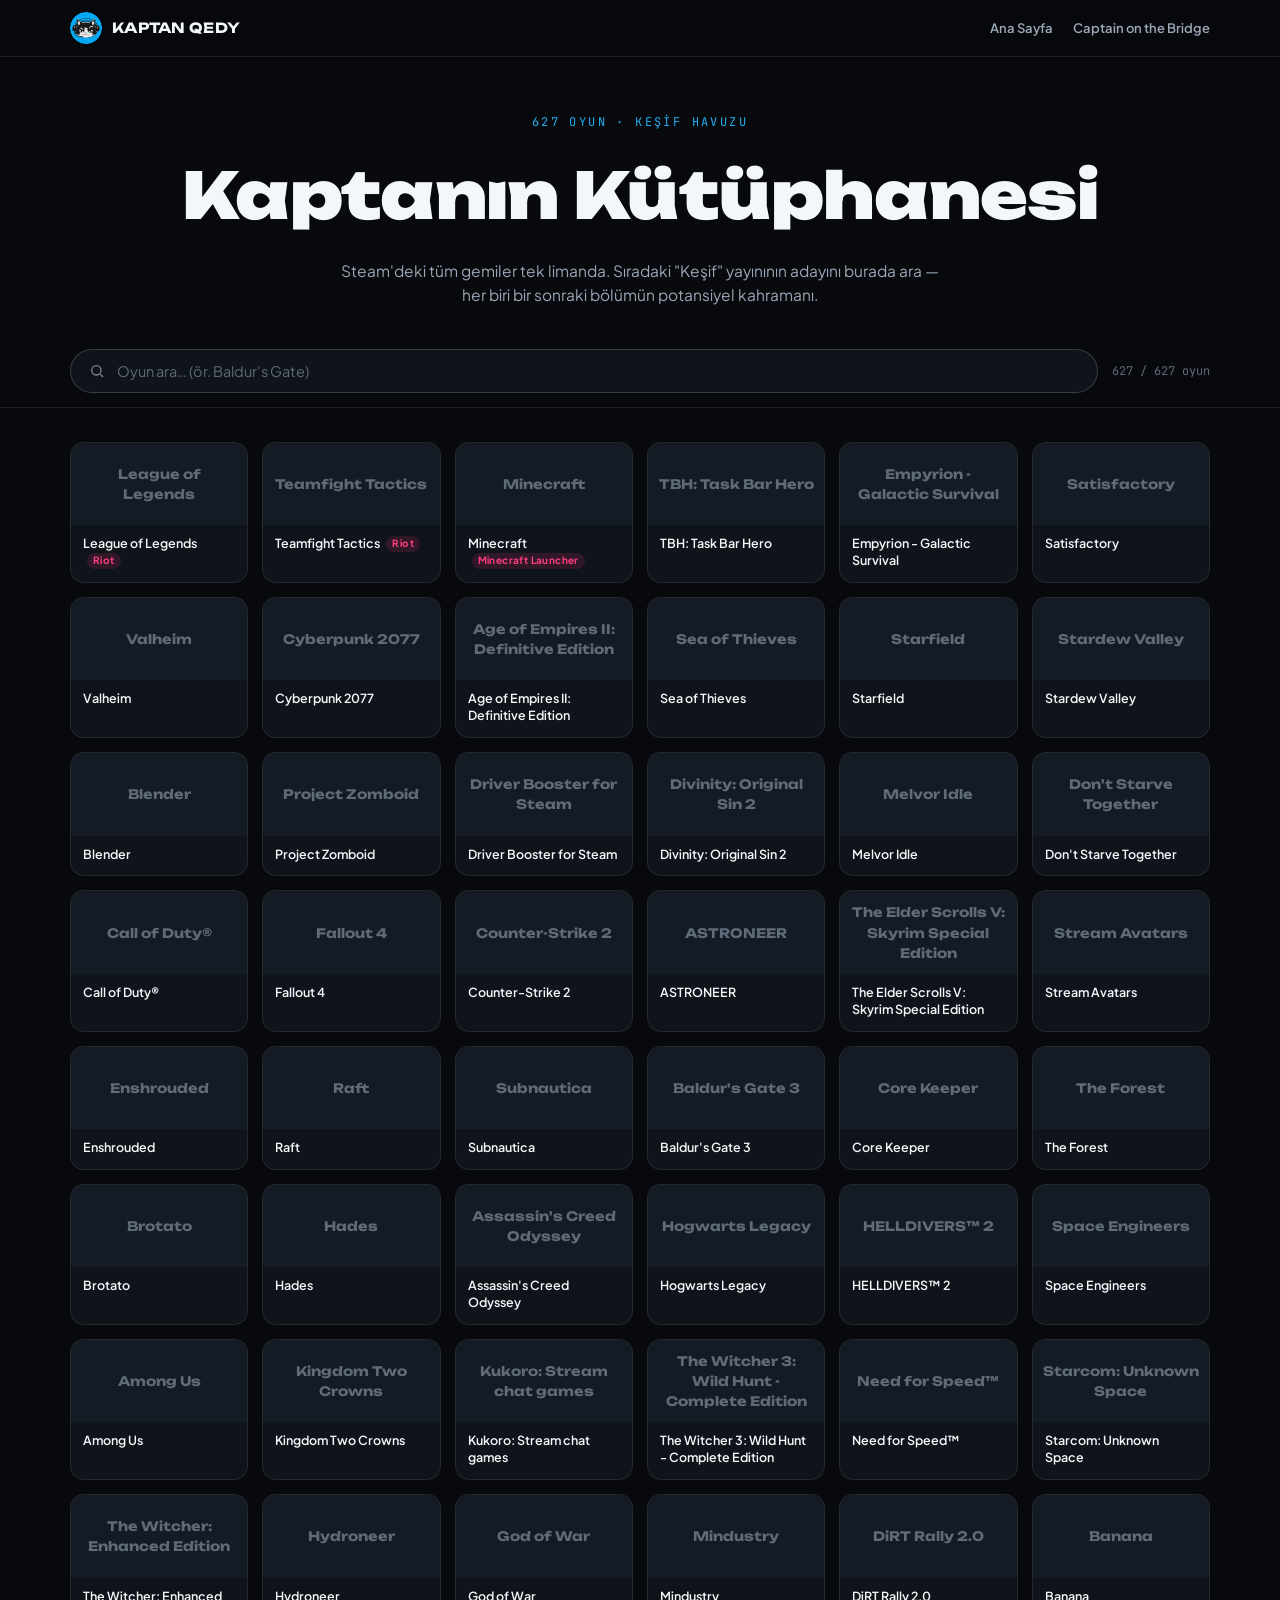
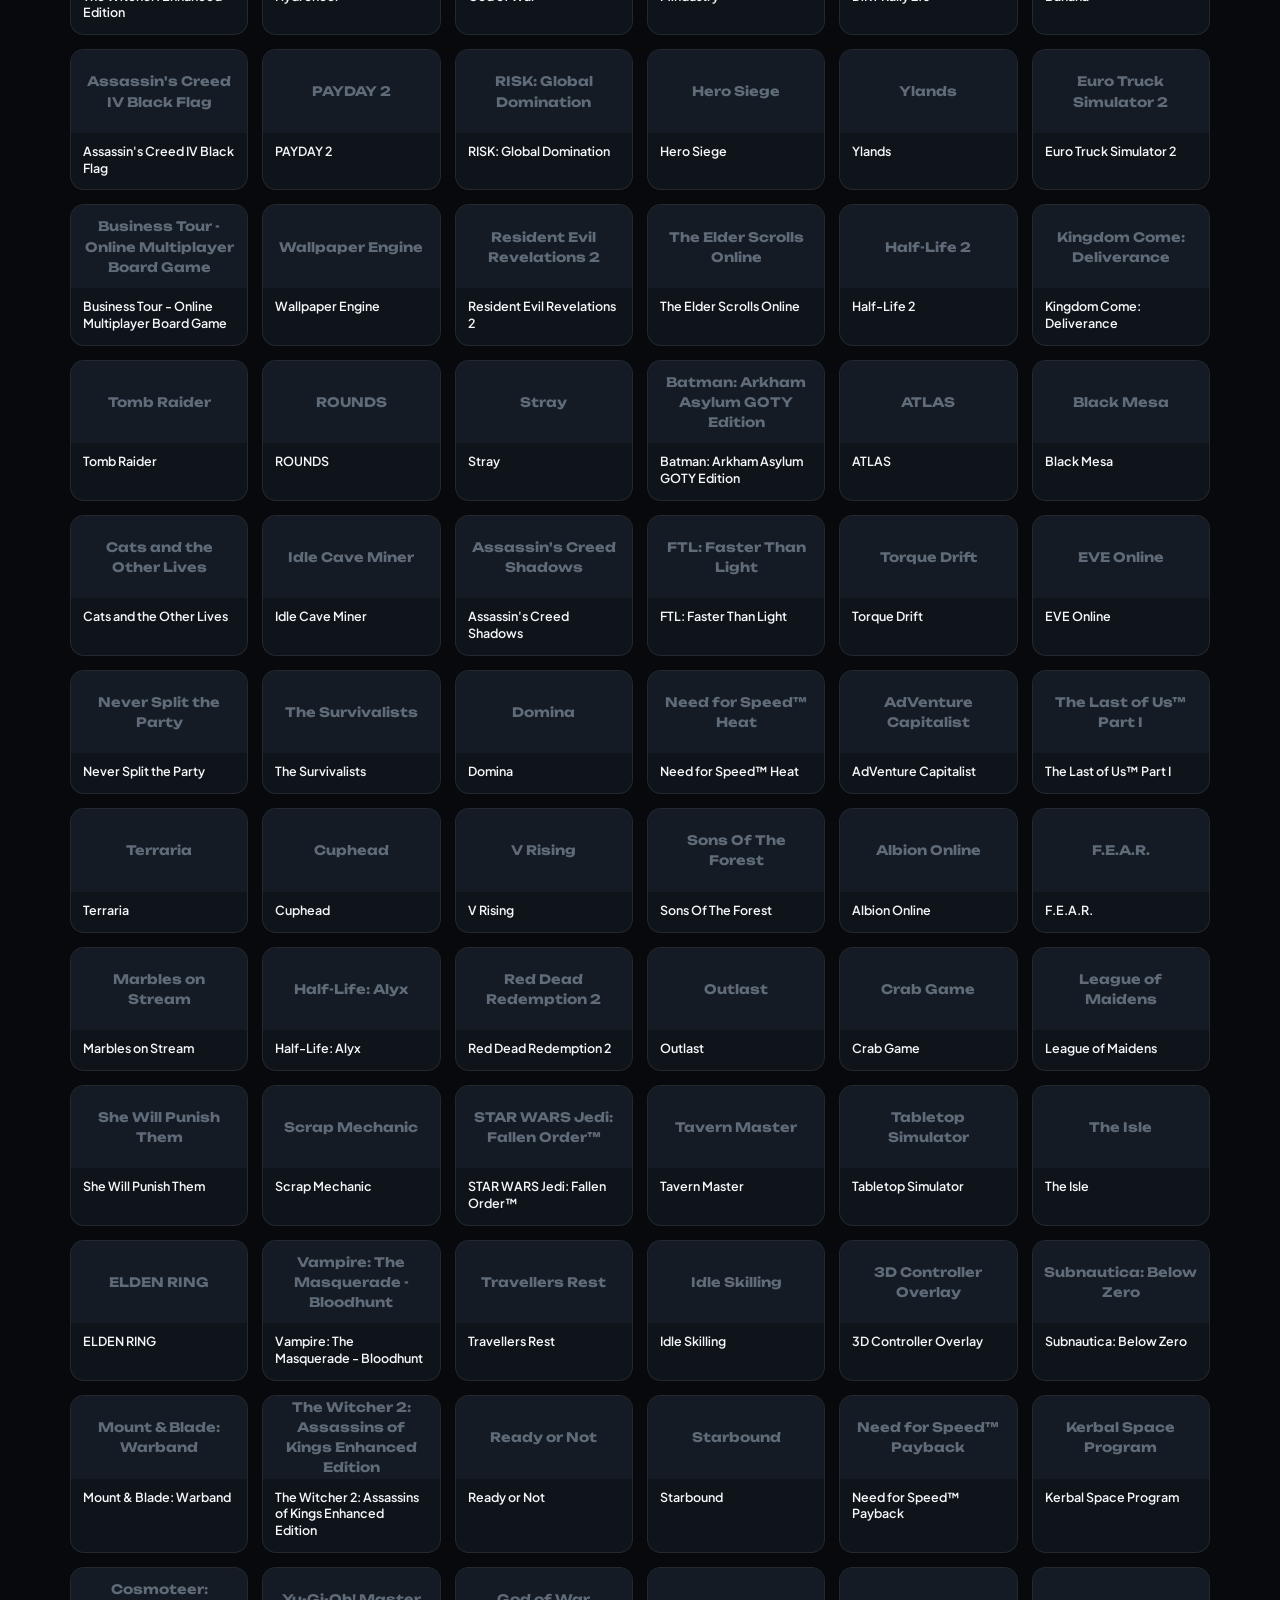
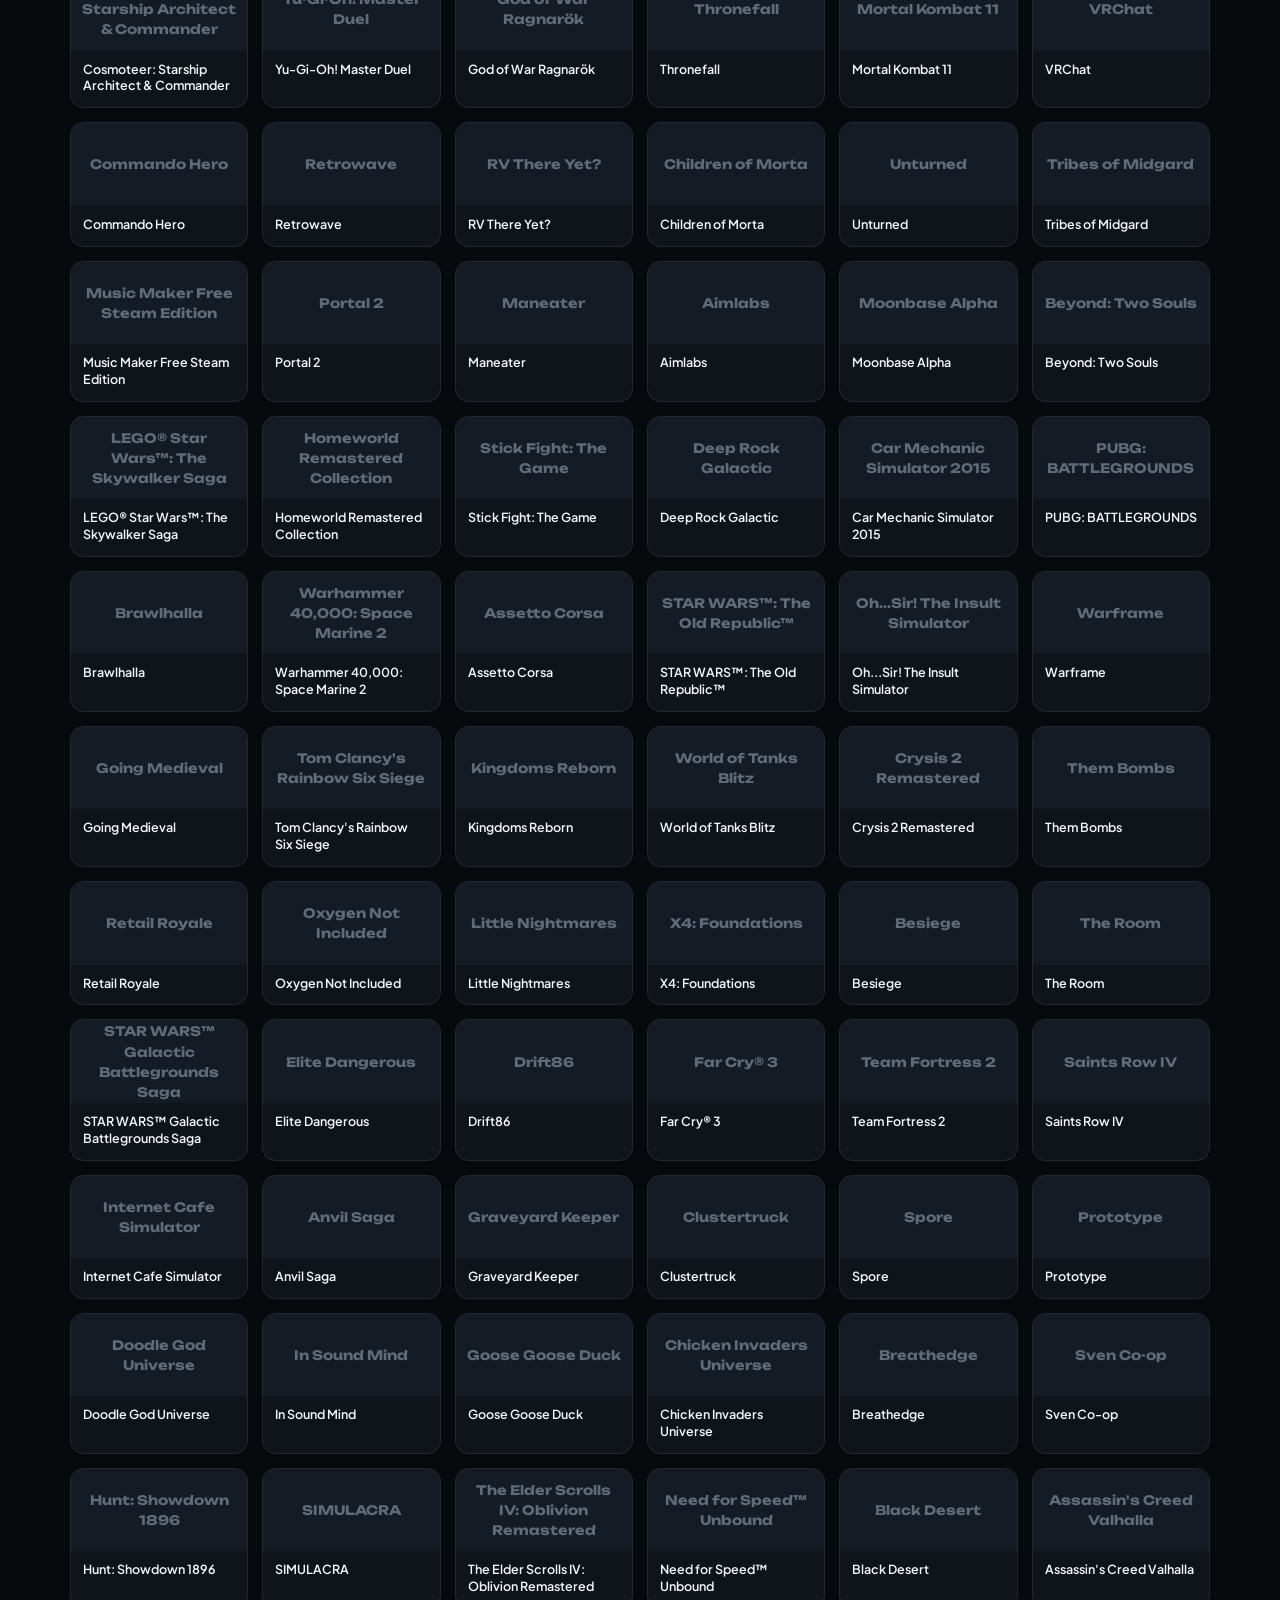
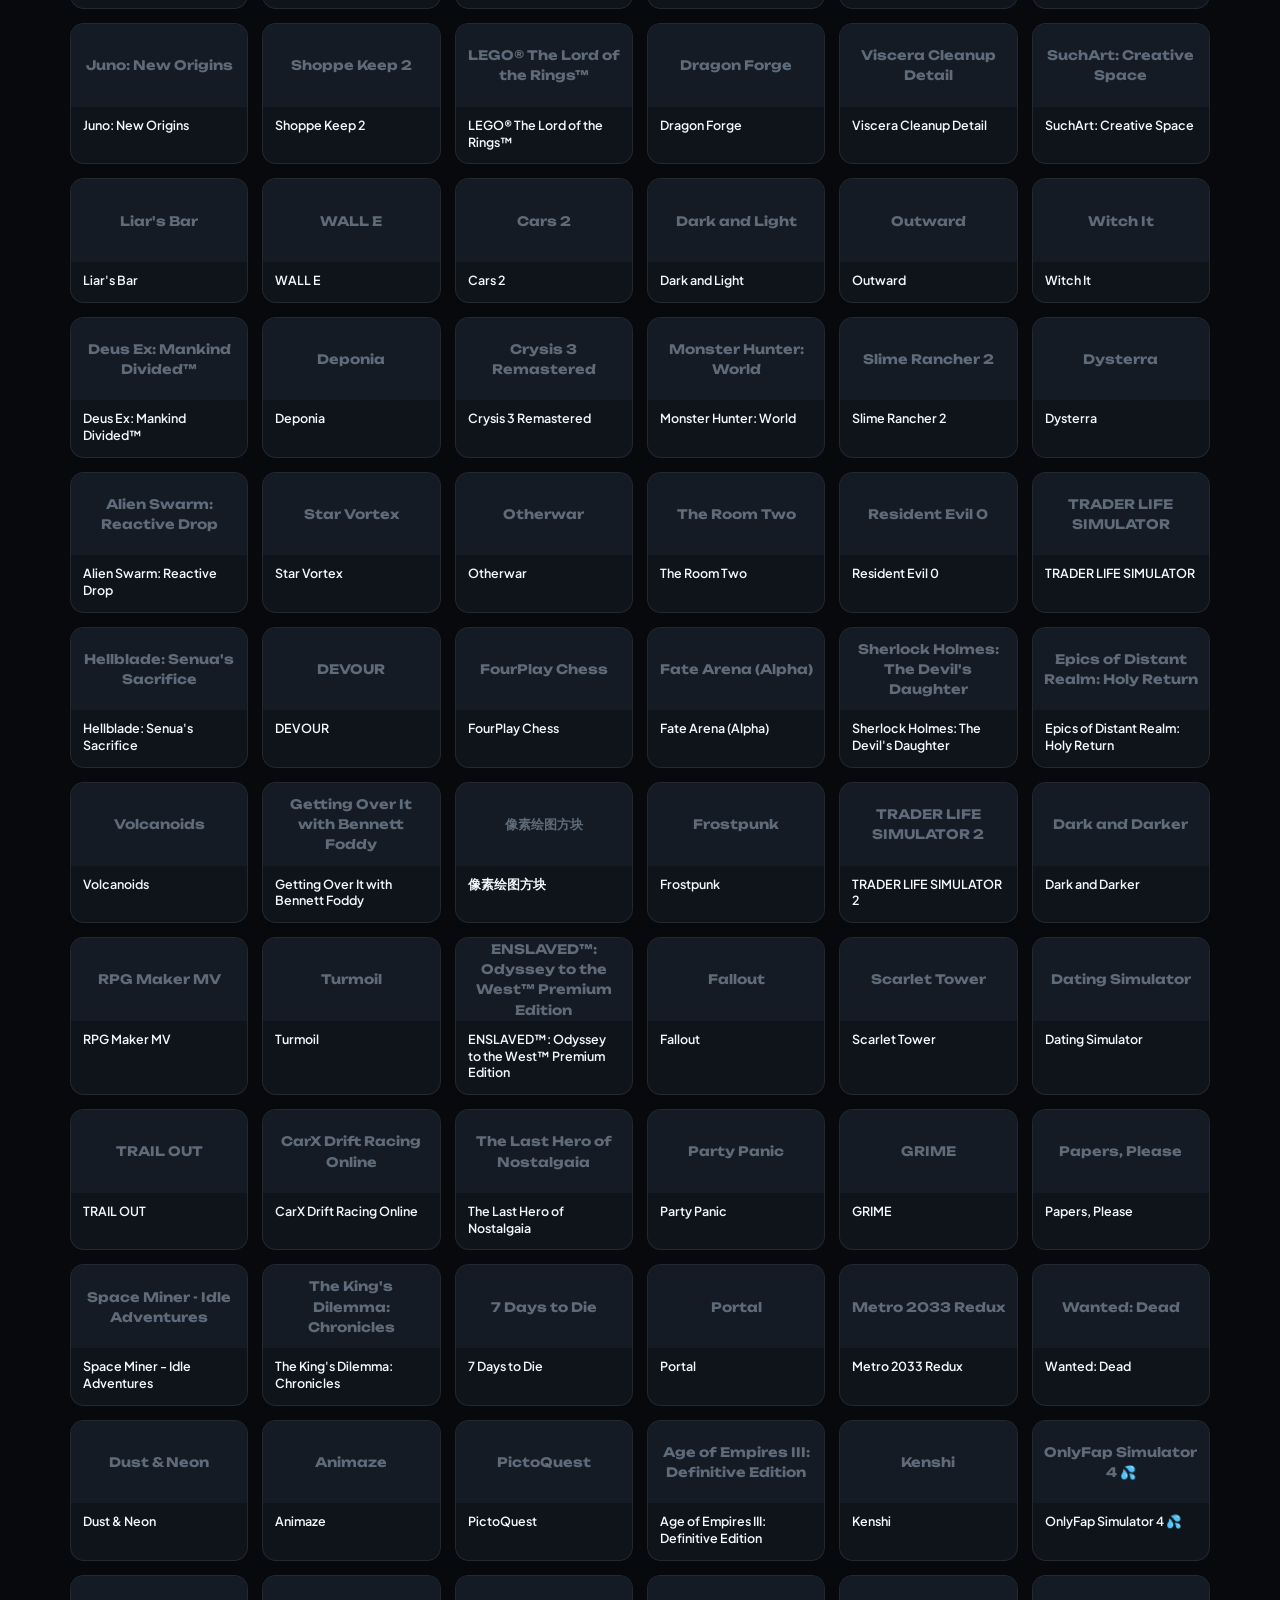
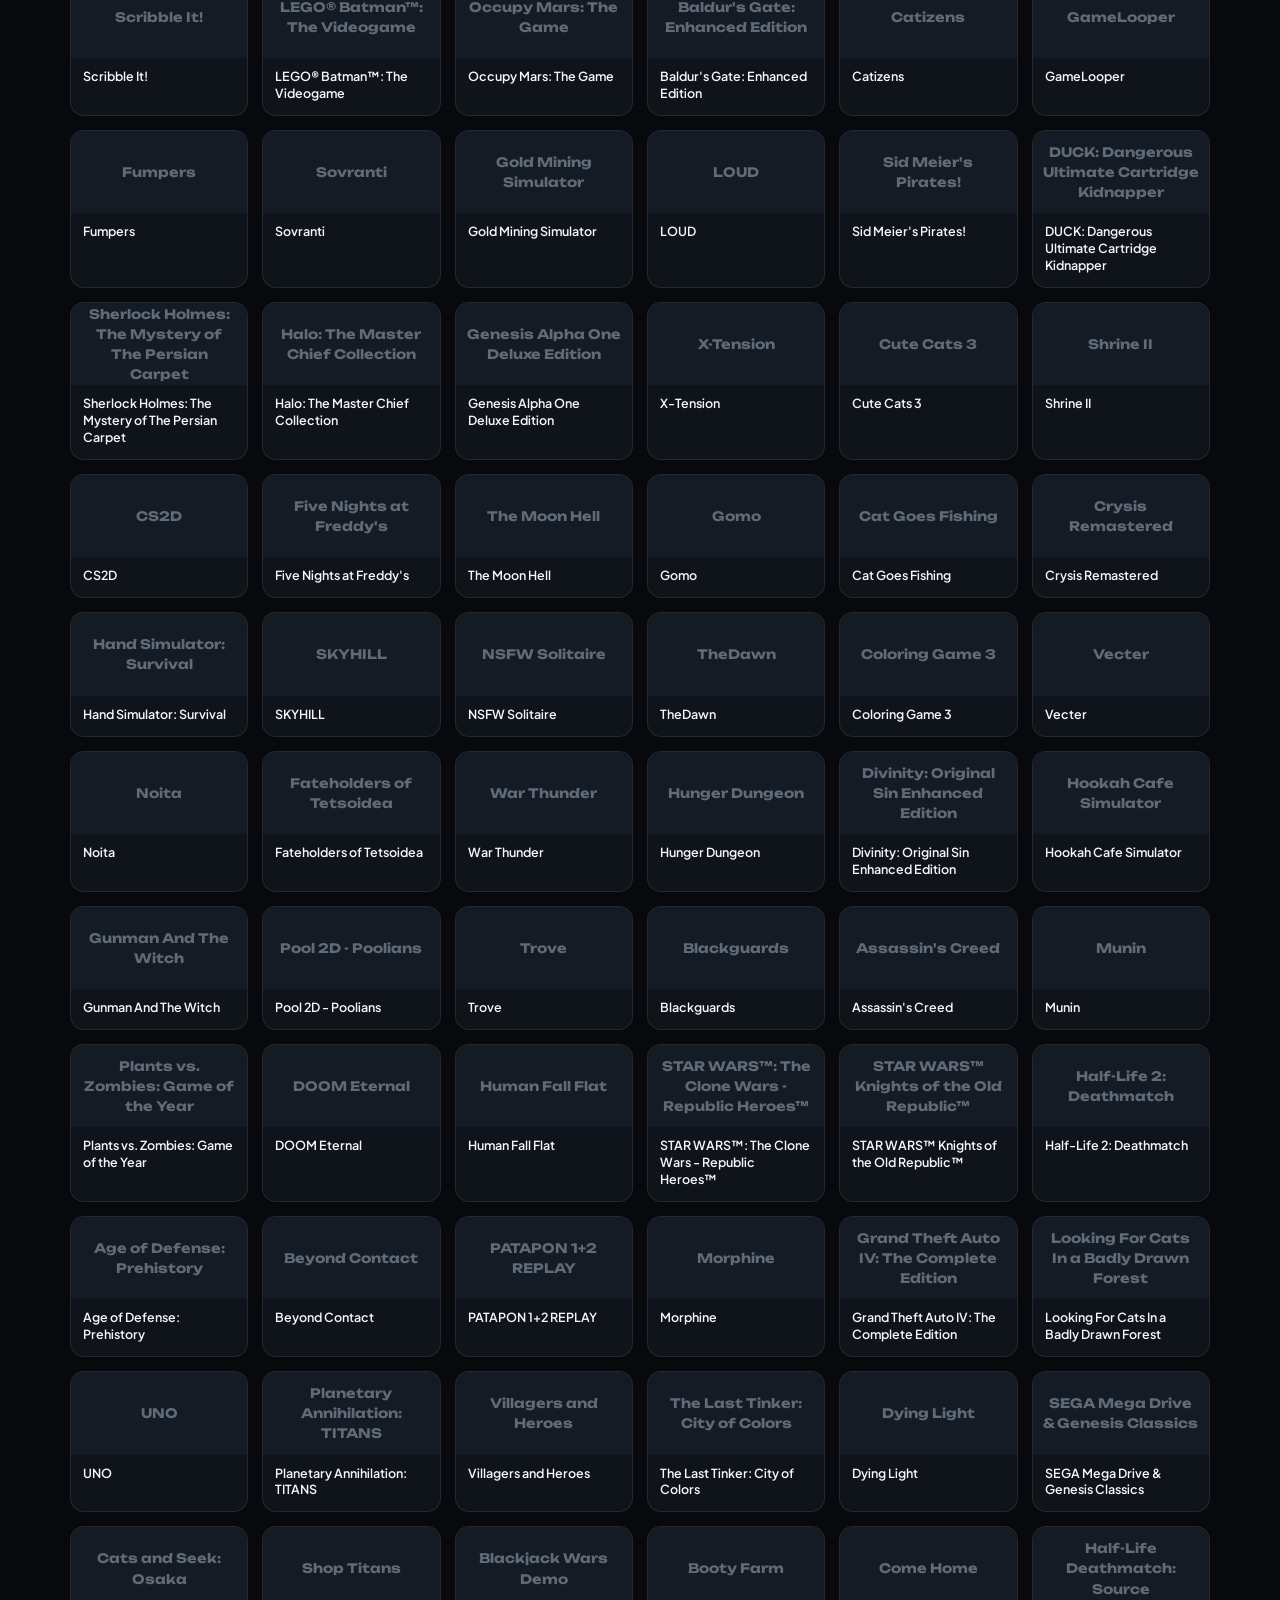
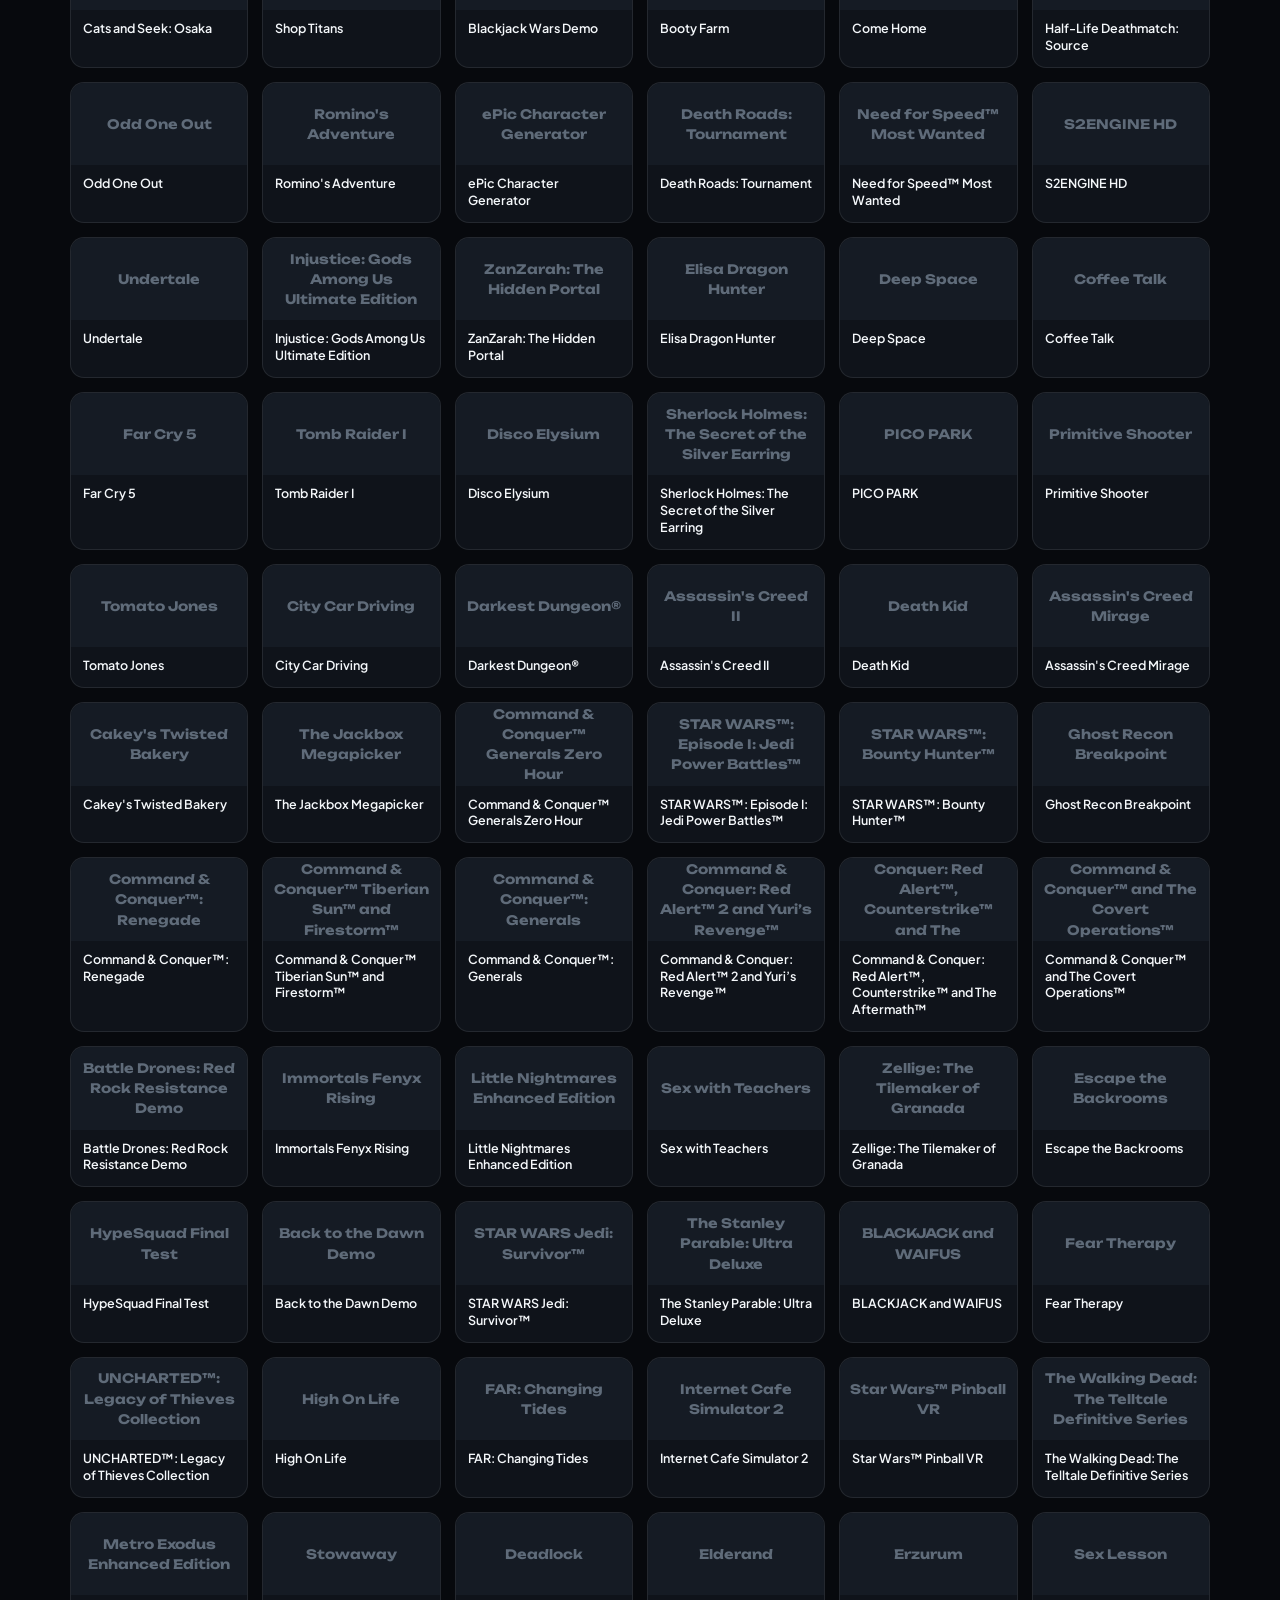
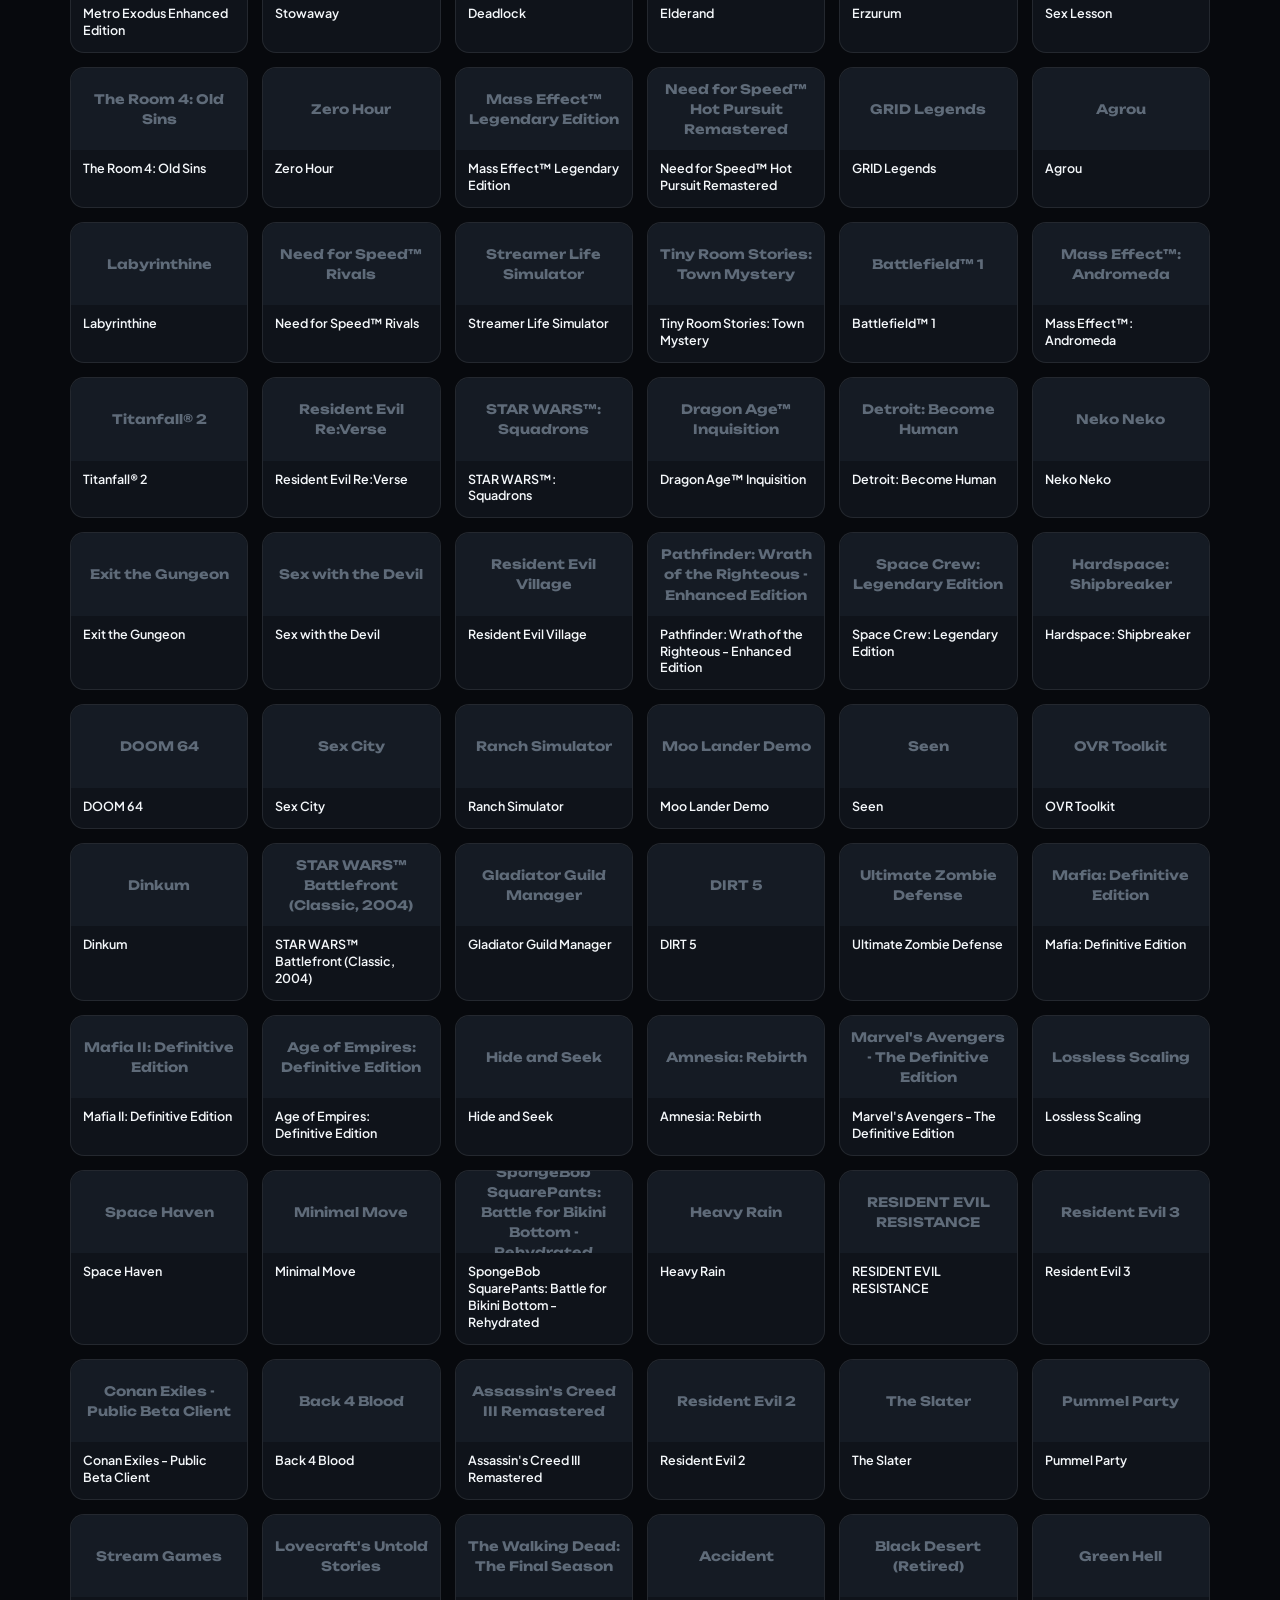
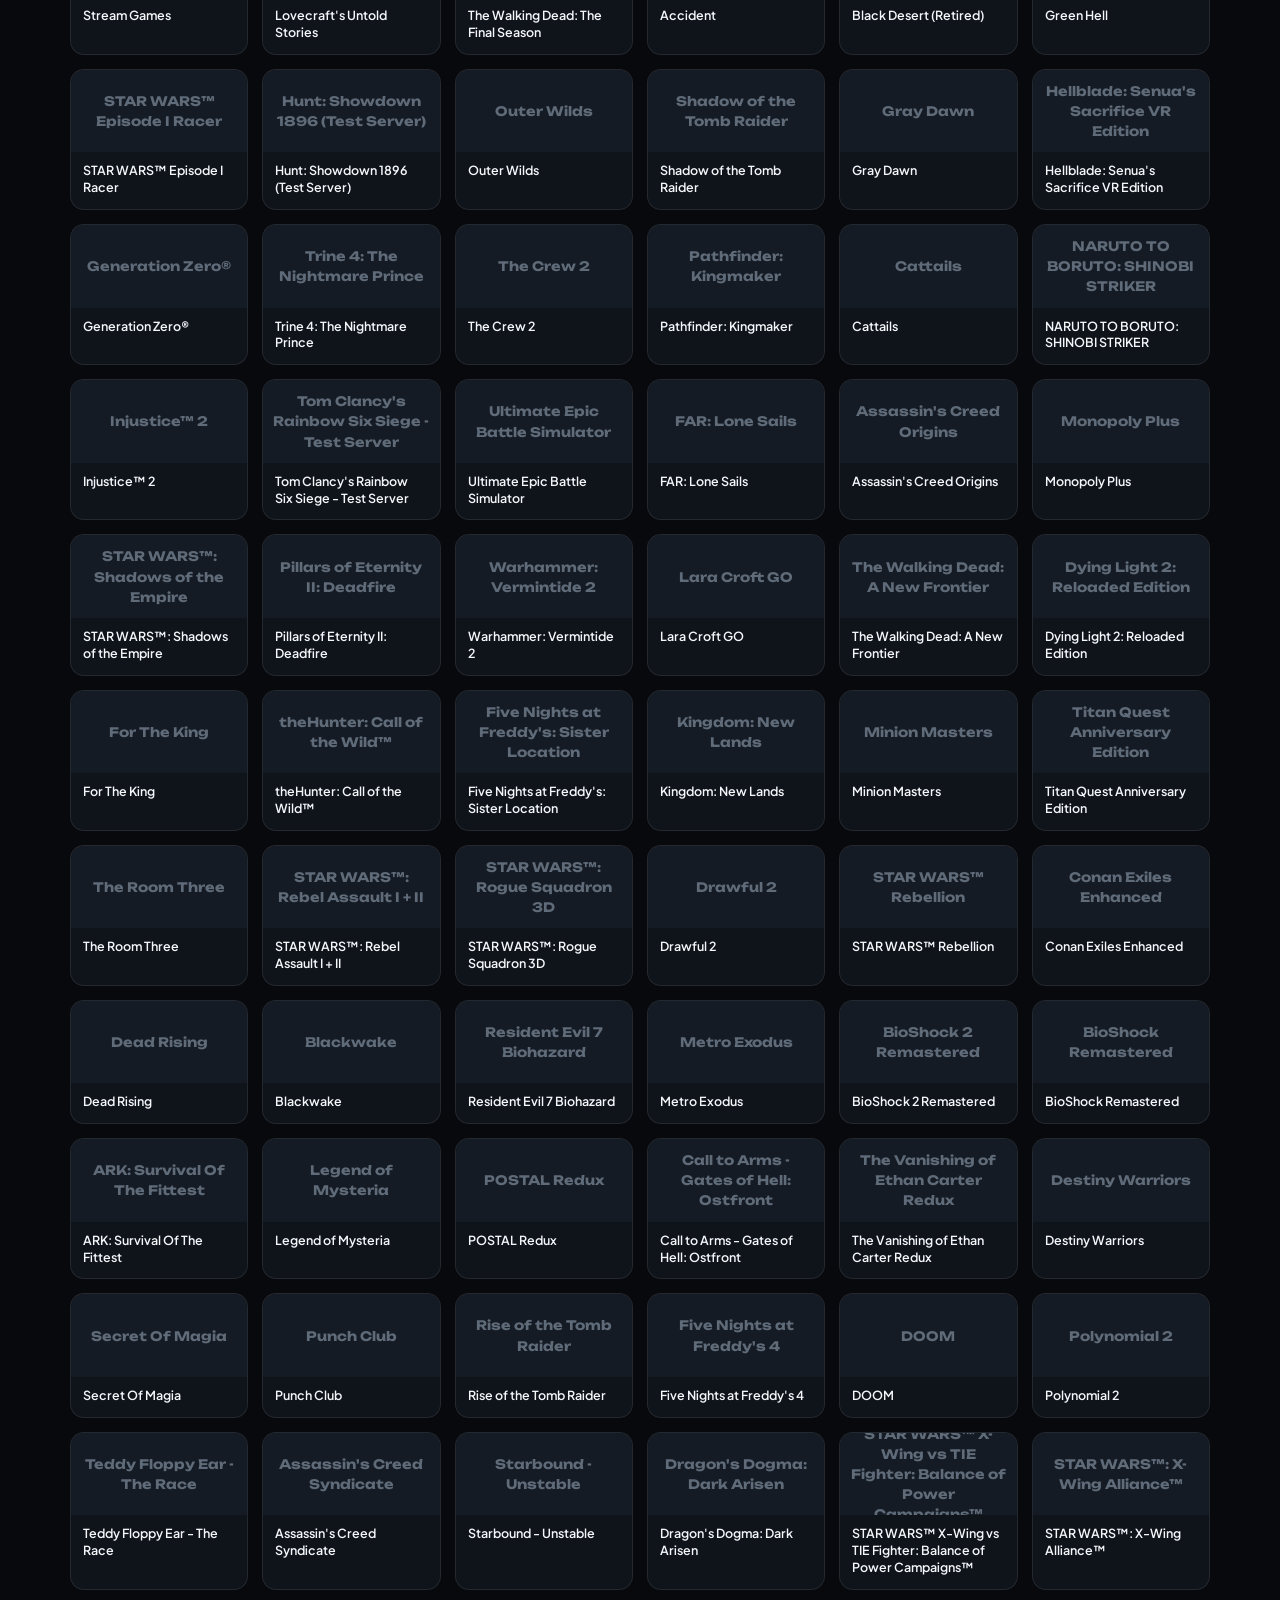
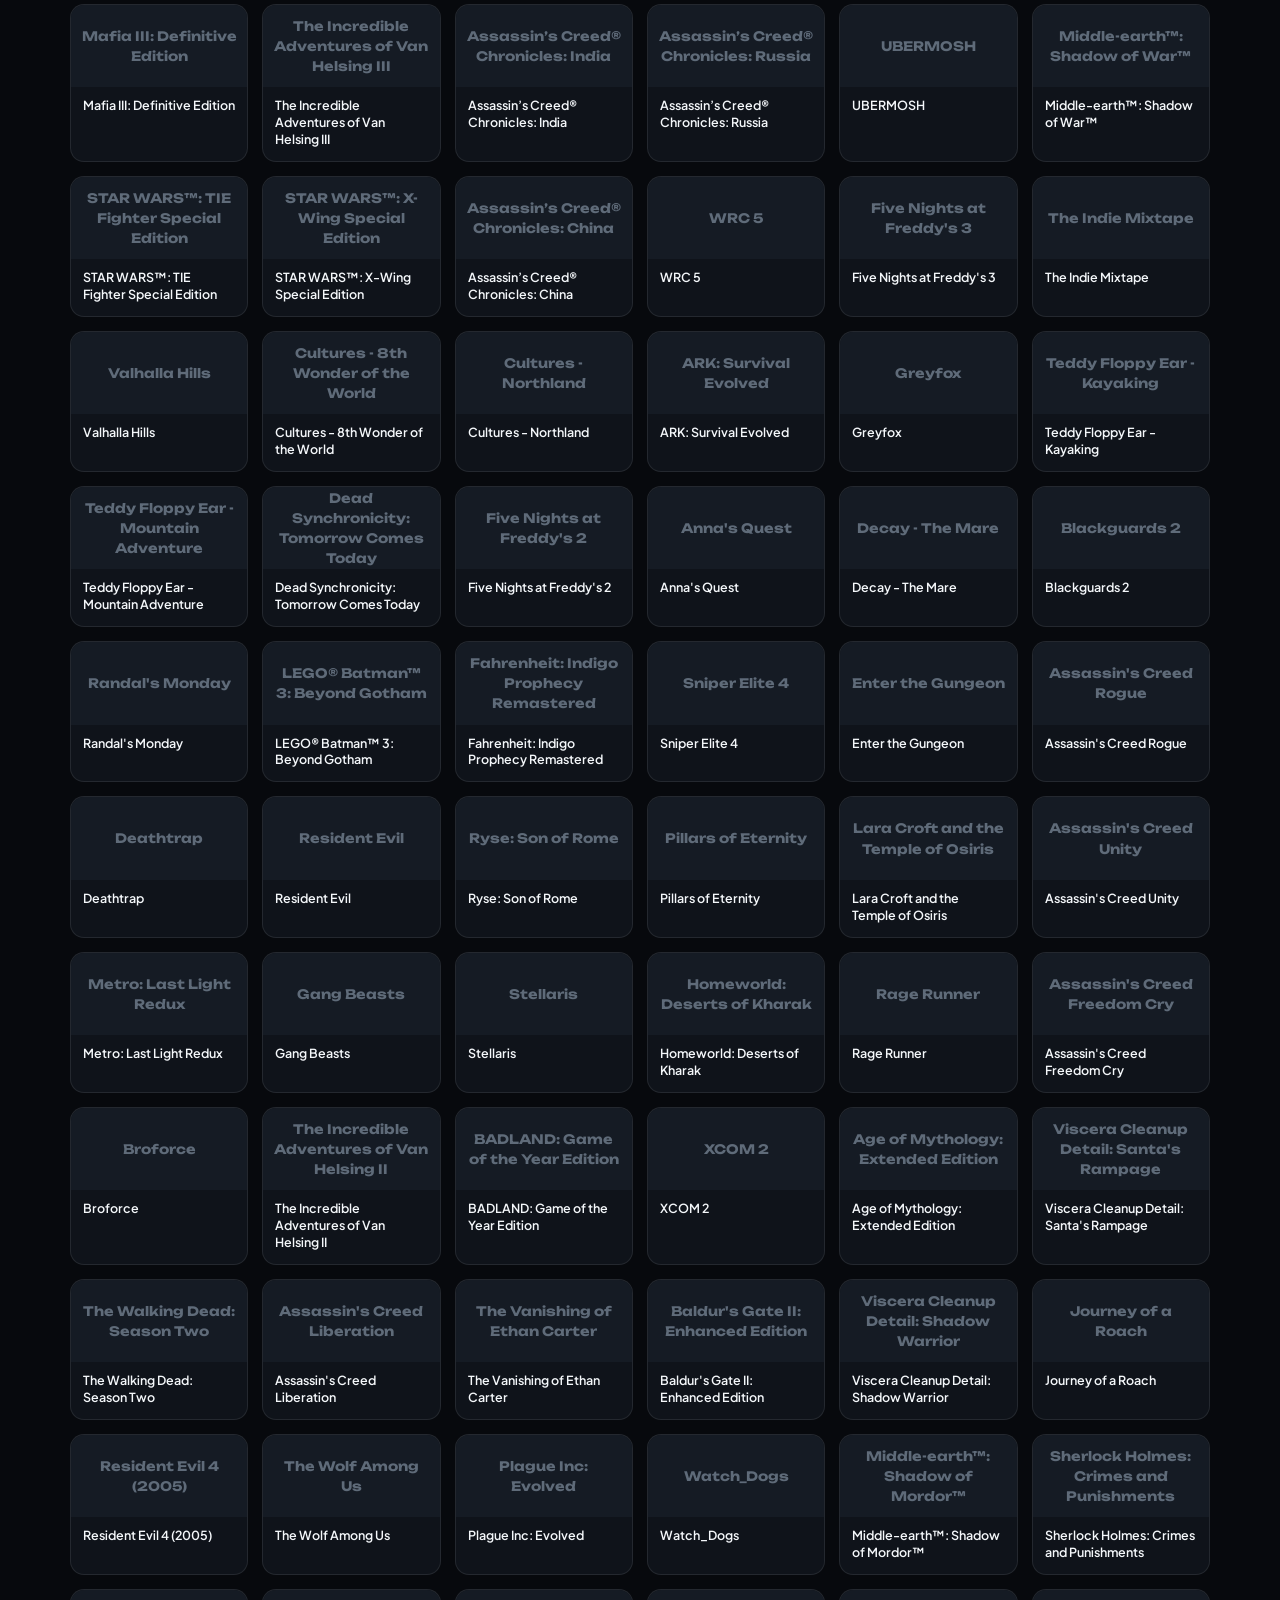
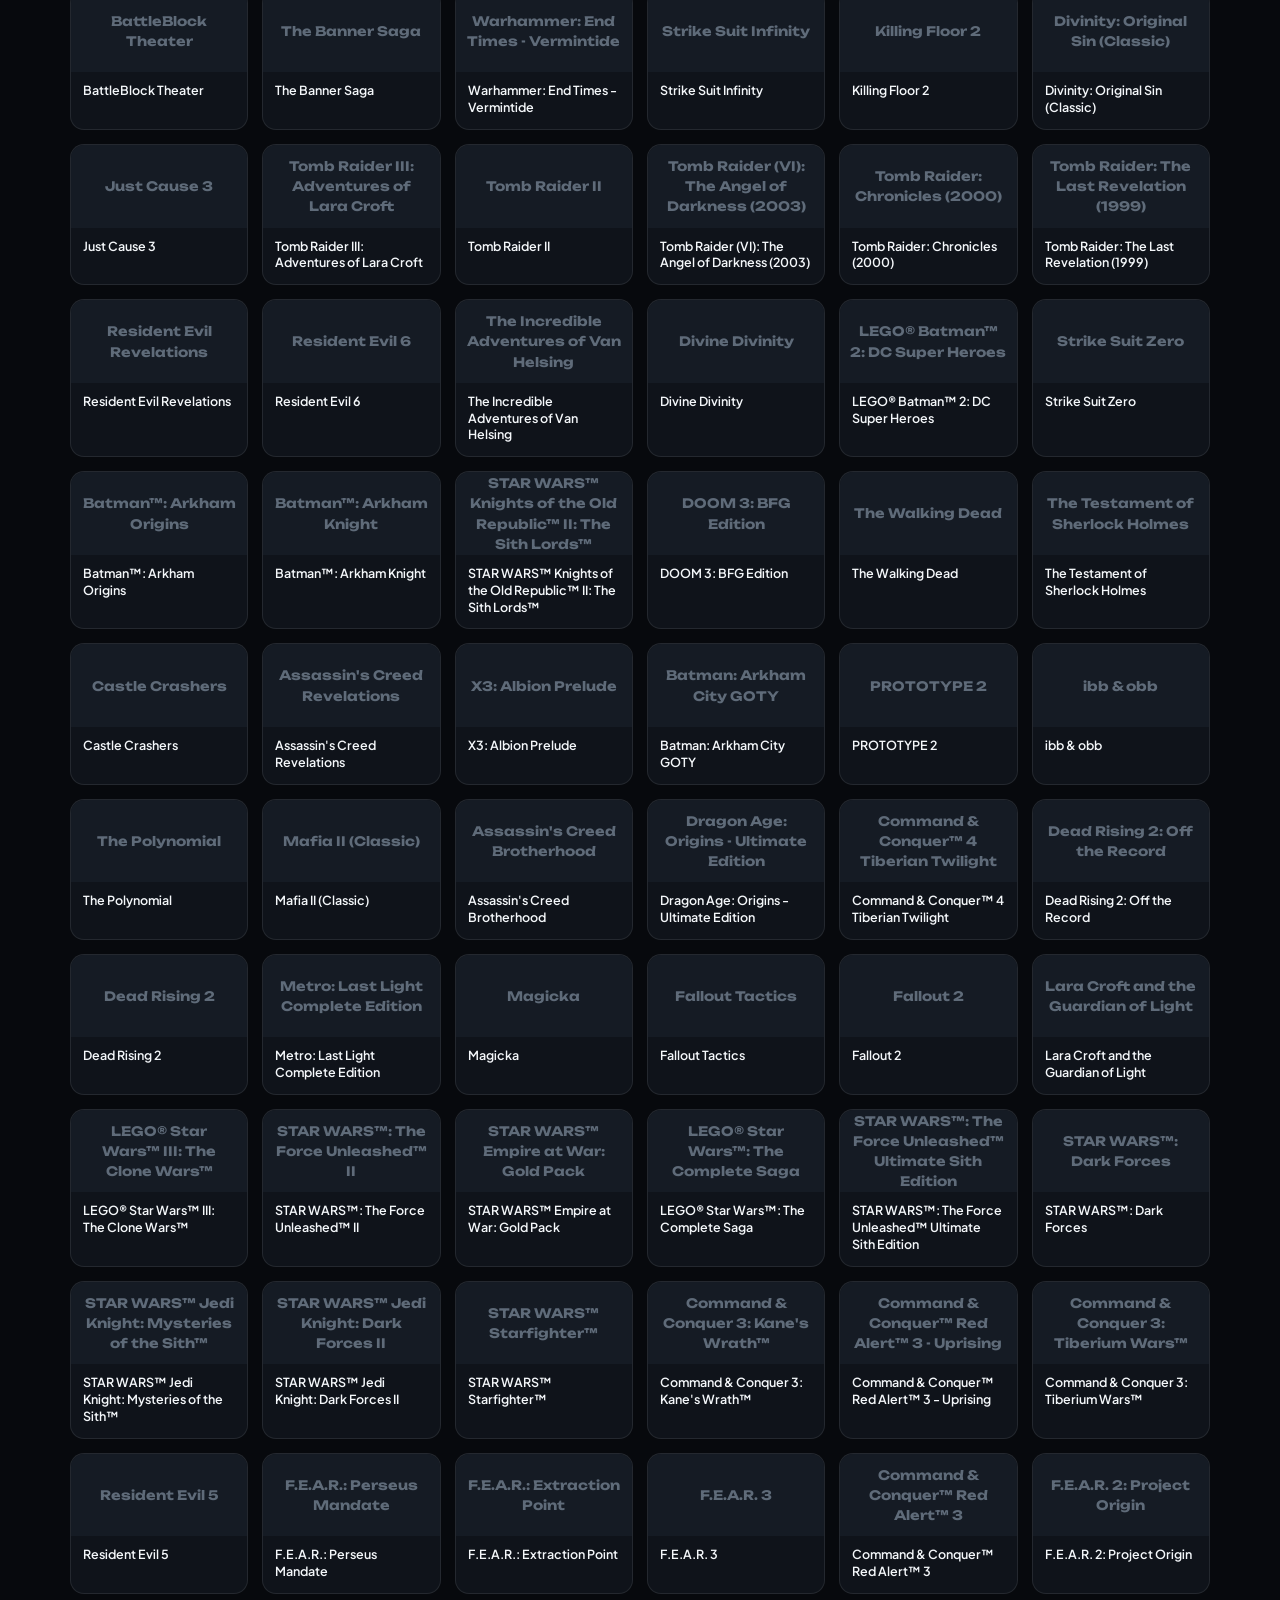
<file: docs/kutuphane/index.html>
<!doctype html>
<html lang="tr">
<head>
<meta charset="utf-8">
<meta name="viewport" content="width=device-width, initial-scale=1, viewport-fit=cover">
<title>Kaptanın Kütüphanesi</title>
<meta name="description" content="Kaptan Qedy'nin 624 oyunluk Steam kütüphanesi ve yayında oynadığı Riot/Minecraft oyunları — bir sonraki Keşif yayınının adayları.">
<meta name="view-transition" content="same-origin">
<link rel="preconnect" href="https://fonts.googleapis.com">
<link rel="stylesheet" href="https://fonts.googleapis.com/css2?family=Unbounded:wght@500;700;800;900&family=Plus+Jakarta+Sans:wght@400;500;600;700;800&family=JetBrains+Mono:wght@400;500;600&display=swap">
<style>
  :root{
    color-scheme: dark;
    --bg:#07090d;
    --surface:#0f131a;
    --surface-2:#151b24;
    --line:rgba(245,247,250,.09);
    --line-strong:rgba(245,247,250,.18);
    --ink:#f4f7fa;
    --ink-dim:#9aa7b6;
    --ink-faint:#5f6b79;
    --blue:#22aef0;
    --blue-2:#0d7fc4;
    --pink:#ff3d7f;
    --blue-soft:rgba(34,174,240,.14);
    --pink-soft:rgba(255,61,127,.14);
    --font-display:'Unbounded',system-ui,sans-serif;
    --font-body:'Plus Jakarta Sans',-apple-system,BlinkMacSystemFont,'Segoe UI',sans-serif;
    --font-mono:'JetBrains Mono','SFMono-Regular',Consolas,monospace;
  }
  *{box-sizing:border-box;}
  html,body{margin:0;padding:0;}
  body{background:var(--bg);color:var(--ink);font-family:var(--font-body);line-height:1.55;}
  a{color:inherit;}
  img{max-width:100%;display:block;}
  .wrap{max-width:1180px;margin:0 auto;padding-inline:20px;}

  header.nav{
    position:sticky;top:0;z-index:50;
    background:rgba(7,9,13,.72);backdrop-filter:blur(10px);-webkit-backdrop-filter:blur(10px);
    border-bottom:1px solid var(--line);
  }
  .nav-inner{display:flex;align-items:center;justify-content:space-between;padding-block:12px;gap:14px;flex-wrap:wrap;}
  .nav-brand{display:flex;align-items:center;gap:10px;text-decoration:none;}
  .nav-brand img{width:32px;height:32px;border-radius:50%;flex:none;view-transition-name:kaptan-logo;}
  .nav-brand span{font-family:var(--font-display);font-weight:700;font-size:14px;letter-spacing:.02em;}
  .nav-links{display:flex;align-items:center;gap:20px;}
  .nav-links a{font-size:13px;font-weight:600;color:var(--ink-dim);text-decoration:none;}
  .nav-links a:hover{color:var(--ink);}
  @media (max-width:640px){ .nav-links{display:none;} }

  .head{padding:56px 20px 28px;text-align:center;}
  .eyebrow{
    font-family:var(--font-mono);font-size:12px;letter-spacing:.2em;text-transform:uppercase;
    color:var(--blue);margin:0 0 14px;
  }
  .head h1{
    font-family:var(--font-display);font-weight:900;font-size:clamp(32px,7vw,64px);margin:0 0 14px;
    letter-spacing:-.01em;text-wrap:balance;
  }
  .head p{color:var(--ink-dim);font-size:15.5px;max-width:56ch;margin:0 auto;}

  .search-band{
    position:sticky;top:57px;z-index:40;background:var(--bg);
    border-bottom:1px solid var(--line);padding-block:14px;
  }
  .search-inner{display:flex;align-items:center;gap:14px;flex-wrap:wrap;}
  .search-box{
    flex:1 1 260px;display:flex;align-items:center;gap:10px;
    background:var(--surface);border:1px solid var(--line-strong);border-radius:100px;
    padding:11px 18px;
  }
  .search-box input{
    flex:1;background:none;border:none;outline:none;color:var(--ink);
    font-family:var(--font-body);font-size:14.5px;
  }
  .search-box input::placeholder{color:var(--ink-faint);}
  .search-box svg{flex:none;opacity:.5;}
  .count{font-family:var(--font-mono);font-size:12px;color:var(--ink-faint);white-space:nowrap;}

  .grid{
    display:grid;grid-template-columns:repeat(auto-fill,minmax(160px,1fr));gap:14px;
    padding-block:34px 80px;
  }
  @media (max-width:520px){ .grid{grid-template-columns:repeat(2,1fr);gap:10px;} }

  .game{
    background:var(--surface);border:1px solid var(--line);border-radius:14px;overflow:hidden;
    text-decoration:none;color:var(--ink);display:flex;flex-direction:column;
    transition:transform .2s ease, border-color .2s ease;
  }
  .game:hover{transform:translateY(-4px);border-color:var(--blue);}
  .game .thumb{
    aspect-ratio:460/215;background:var(--surface-2);position:relative;overflow:hidden;
  }
  .game .thumb img{width:100%;height:100%;object-fit:cover;opacity:0;transition:opacity .3s ease;}
  .game .thumb img.loaded{opacity:1;}
  .game .thumb .fallback{
    position:absolute;inset:0;display:flex;align-items:center;justify-content:center;text-align:center;
    padding:10px;font-family:var(--font-display);font-weight:700;font-size:13px;color:var(--ink-faint);
  }
  .game .name{padding:10px 12px 13px;font-size:12.5px;font-weight:600;line-height:1.35;}
  .game .name .plat{display:inline-block;margin-left:4px;padding:1px 6px;border-radius:99px;background:var(--pink-soft);color:var(--pink);font-size:10px;font-weight:700;letter-spacing:.04em;vertical-align:1px;}

  .js .reveal-card{opacity:0;transform:translateY(16px);transition:opacity .5s ease, transform .5s ease;}
  .js .reveal-card.in{opacity:1;transform:translateY(0);}
  @media (prefers-reduced-motion:reduce){ .js .reveal-card{opacity:1;transform:none;transition:none;} }

  .picks{padding:0 20px 26px;text-align:center;}
  .picks .eyebrow{color:#ff9a3d;margin-bottom:12px;}
  .picks-row{display:flex;flex-wrap:wrap;justify-content:center;gap:8px;max-width:900px;margin:0 auto;}
  .pick{font:inherit;font-size:13px;font-weight:700;color:var(--ink);background:rgba(255,154,61,.1);border:1px solid rgba(255,154,61,.4);border-radius:100px;padding:7px 14px;cursor:pointer;}
  .pick:hover{border-color:#ff9a3d;}
  .pick small{margin-left:6px;font-family:var(--font-mono);font-size:11px;color:#ffb877;}

  .empty{display:none;text-align:center;padding:60px 20px;color:var(--ink-faint);font-size:14px;}
  .empty.show{display:block;}

  footer{border-top:1px solid var(--line);padding:26px 0;}
  .foot-inner{display:flex;flex-wrap:wrap;gap:14px;justify-content:space-between;align-items:center;max-width:1180px;margin:0 auto;padding-inline:20px;}
  .foot-brand{display:flex;align-items:center;gap:9px;font-size:12.5px;color:var(--ink-faint);}
  .foot-brand img{width:20px;height:20px;border-radius:50%;}
  .foot-links{display:flex;gap:20px;font-size:12.5px;}
  .foot-links a{color:var(--ink-dim);text-decoration:none;}
  .foot-links a:hover{color:var(--ink);}
</style>
</head>
<body>

<header class="nav">
  <div class="wrap nav-inner">
    <a class="nav-brand" href="../">
      <img src="../assets/logo_cat.png" alt="Kaptan Qedy">
      <span>KAPTAN&nbsp;QEDY</span>
    </a>
    <nav class="nav-links">
      <a href="../">Ana Sayfa</a>
      <a href="../captain-on-the-bridge/">Captain on the Bridge</a>
    </nav>
  </div>
</header>

<div class="head">
  <div class="eyebrow">627 Oyun · Keşif Havuzu</div>
  <h1>Kaptanın Kütüphanesi</h1>
  <p>Steam'deki tüm gemiler tek limanda. Sıradaki "Keşif" yayınının adayını burada ara — her biri bir sonraki bölümün potansiyel kahramanı.</p>
</div>

<div class="picks" id="picks" hidden>
  <div class="eyebrow">🔥 Sohbetin seçtikleri</div>
  <div class="picks-row" id="picksRow"></div>
</div>

<div class="search-band">
  <div class="wrap search-inner">
    <div class="search-box">
      <svg width="16" height="16" viewBox="0 0 24 24" fill="none" stroke="currentColor" stroke-width="2"><circle cx="11" cy="11" r="7"></circle><line x1="21" y1="21" x2="16.65" y2="16.65"></line></svg>
      <input type="text" id="search" placeholder="Oyun ara… (ör. Baldur's Gate)" autocomplete="off">
    </div>
    <span class="count" id="count">627 / 627 oyun</span>
  </div>
</div>

<div class="wrap">
  <div class="grid" id="grid"></div>
  <div class="empty" id="empty">Bu isimde bir oyun bulunamadı — belki henüz Steam'e eklenmemiştir. ⚓</div>
</div>

<footer>
  <div class="foot-inner">
    <div class="foot-brand"><img src="../assets/logo_cat.png" alt="">⚓ Kaptan Qedy — 2026</div>
    <div class="foot-links">
      <a href="../">Ana Sayfa</a>
      <a href="../captain-on-the-bridge/">Captain on the Bridge</a>
      <a href="https://github.com/ertugrul-tug/stream-library" target="_blank" rel="noopener">GitHub</a>
    </div>
  </div>
</footer>

<script>
(function(){
  document.documentElement.classList.add('js');
  var reduced = window.matchMedia('(prefers-reduced-motion: reduce)').matches;
  var grid = document.getElementById('grid');
  var empty = document.getElementById('empty');
  var countEl = document.getElementById('count');
  var searchEl = document.getElementById('search');
  var games = [];
  var io = ('IntersectionObserver' in window && !reduced) ? new IntersectionObserver(function(entries){
    entries.forEach(function(e){
      if(e.isIntersecting){ e.target.classList.add('in'); io.unobserve(e.target); }
    });
  }, {threshold:0.05, rootMargin:'0px 0px -4% 0px'}) : null;

  function render(list){
    grid.innerHTML = '';
    list.forEach(function(g){
      var a = document.createElement('a');
      a.className = 'game reveal-card';
      // Non-Steam entries (LoL, TFT, Minecraft) carry their own url and no appid, so they show the text fallback.
      a.href = g.appid ? 'https://store.steampowered.com/app/' + g.appid + '/' : g.url;
      a.target = '_blank';
      a.rel = 'noopener';
      a.innerHTML =
        '<div class="thumb">' +
          '<div class="fallback">' + g.name + '</div>' +
          (g.appid ? '<img loading="lazy" alt="" src="https://cdn.cloudflare.steamstatic.com/steam/apps/' + g.appid + '/header.jpg">' : '') +
        '</div>' +
        '<div class="name">' + g.name + (g.platform ? ' <small class="plat">' + g.platform + '</small>' : '') + '</div>';
      var img = a.querySelector('img');
      if (img) {
        img.addEventListener('load', function(){ img.classList.add('loaded'); });
        img.addEventListener('error', function(){ img.remove(); });
      }
      grid.appendChild(a);
      if(io) io.observe(a); else a.classList.add('in');
    });
    countEl.textContent = list.length + ' / ' + games.length + ' oyun';
    empty.classList.toggle('show', list.length === 0);
  }

  function normalize(s){
    return s.toLocaleLowerCase('tr-TR').replace(/[^\p{L}\p{N}]/gu, '');
  }

  fetch('../assets/steam-library.json')
    .then(function(r){ return r.json(); })
    .then(function(data){
      games = data;
      render(games);
      var pool = games.map(function(g){ return {g:g, n:normalize(g.name)}; });
      searchEl.addEventListener('input', function(){
        var q = normalize(searchEl.value);
        render(q ? pool.filter(function(p){ return p.n.indexOf(q) !== -1; }).map(function(p){ return p.g; }) : games);
      });
    })
    .catch(function(){
      empty.textContent = 'Kütüphane şu an yüklenemedi. ⚓';
      empty.classList.add('show');
    });

  // Chat's picks: games voted with 🔥 after !öner on stream (data/seyir.json via obs-overlay/site-export.py).
  fetch('../data/seyir.json', {cache:'no-store'})
    .then(function(r){ return r.ok ? r.json() : null; })
    .then(function(d){
      var list = (d && d.wishlist) || [];
      if(!list.length) return;
      var row = document.getElementById('picksRow');
      list.forEach(function(w){
        var b = document.createElement('button'), n = document.createElement('small');
        b.type = 'button'; b.className = 'pick'; b.textContent = w.name;
        n.textContent = '🔥 ' + w.votes; b.append(n);
        b.addEventListener('click', function(){ searchEl.value = w.name; searchEl.dispatchEvent(new Event('input')); searchEl.scrollIntoView({block:'center'}); });
        row.append(b);
      });
      document.getElementById('picks').hidden = false;
    })
    .catch(function(){});
})();
</script>
</body>
</html>
</file>
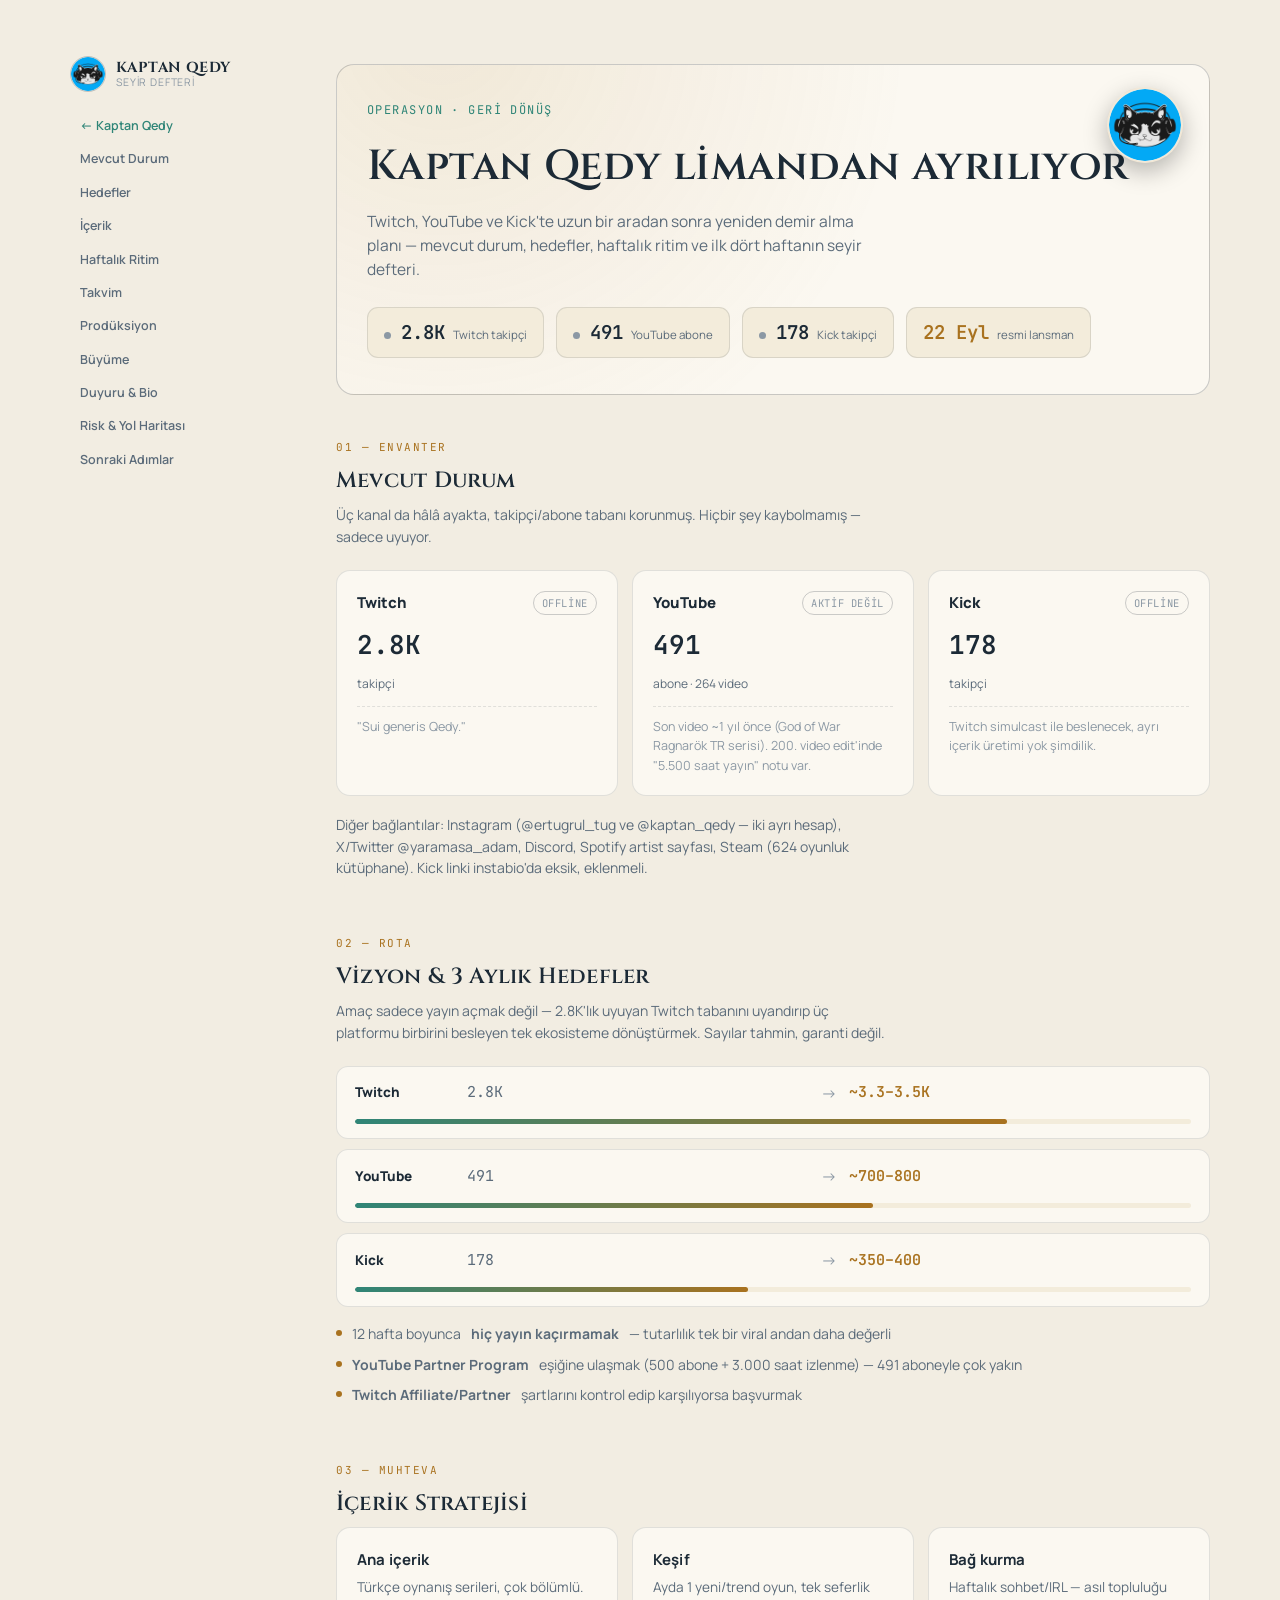
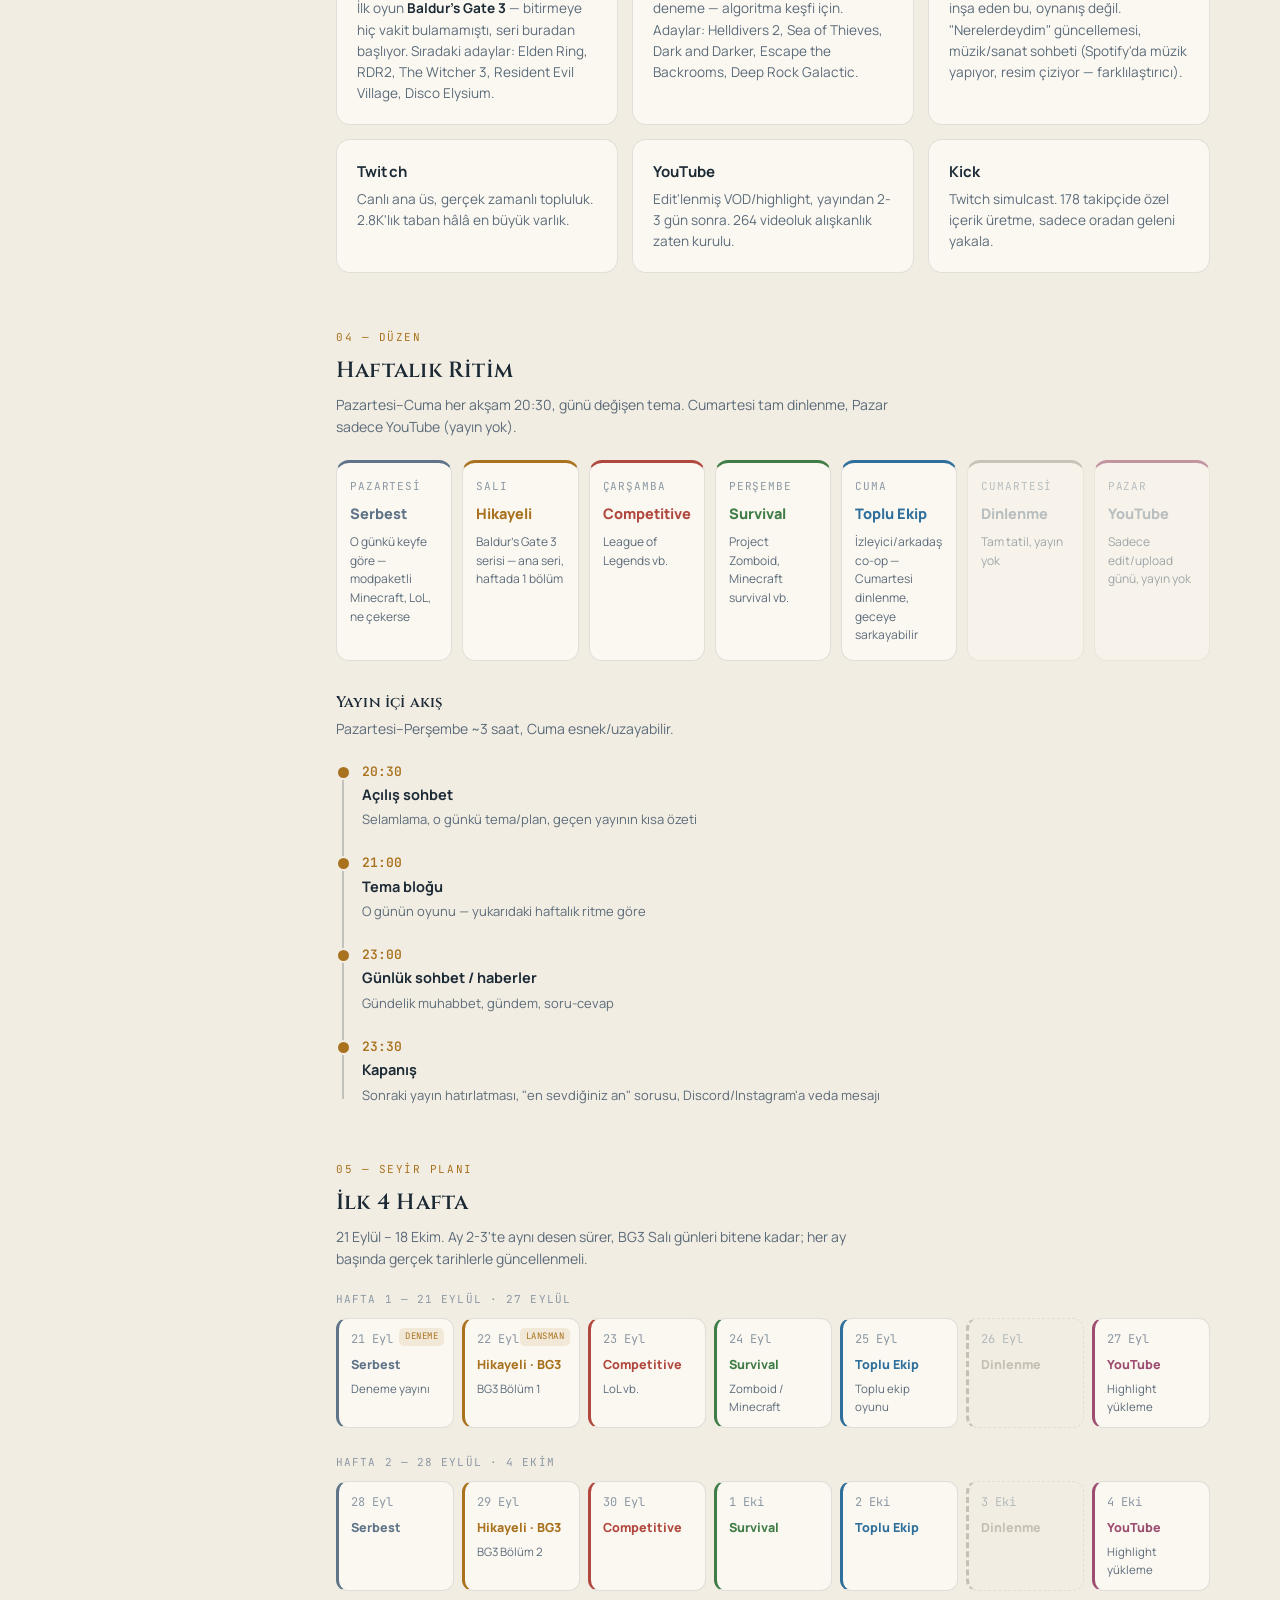
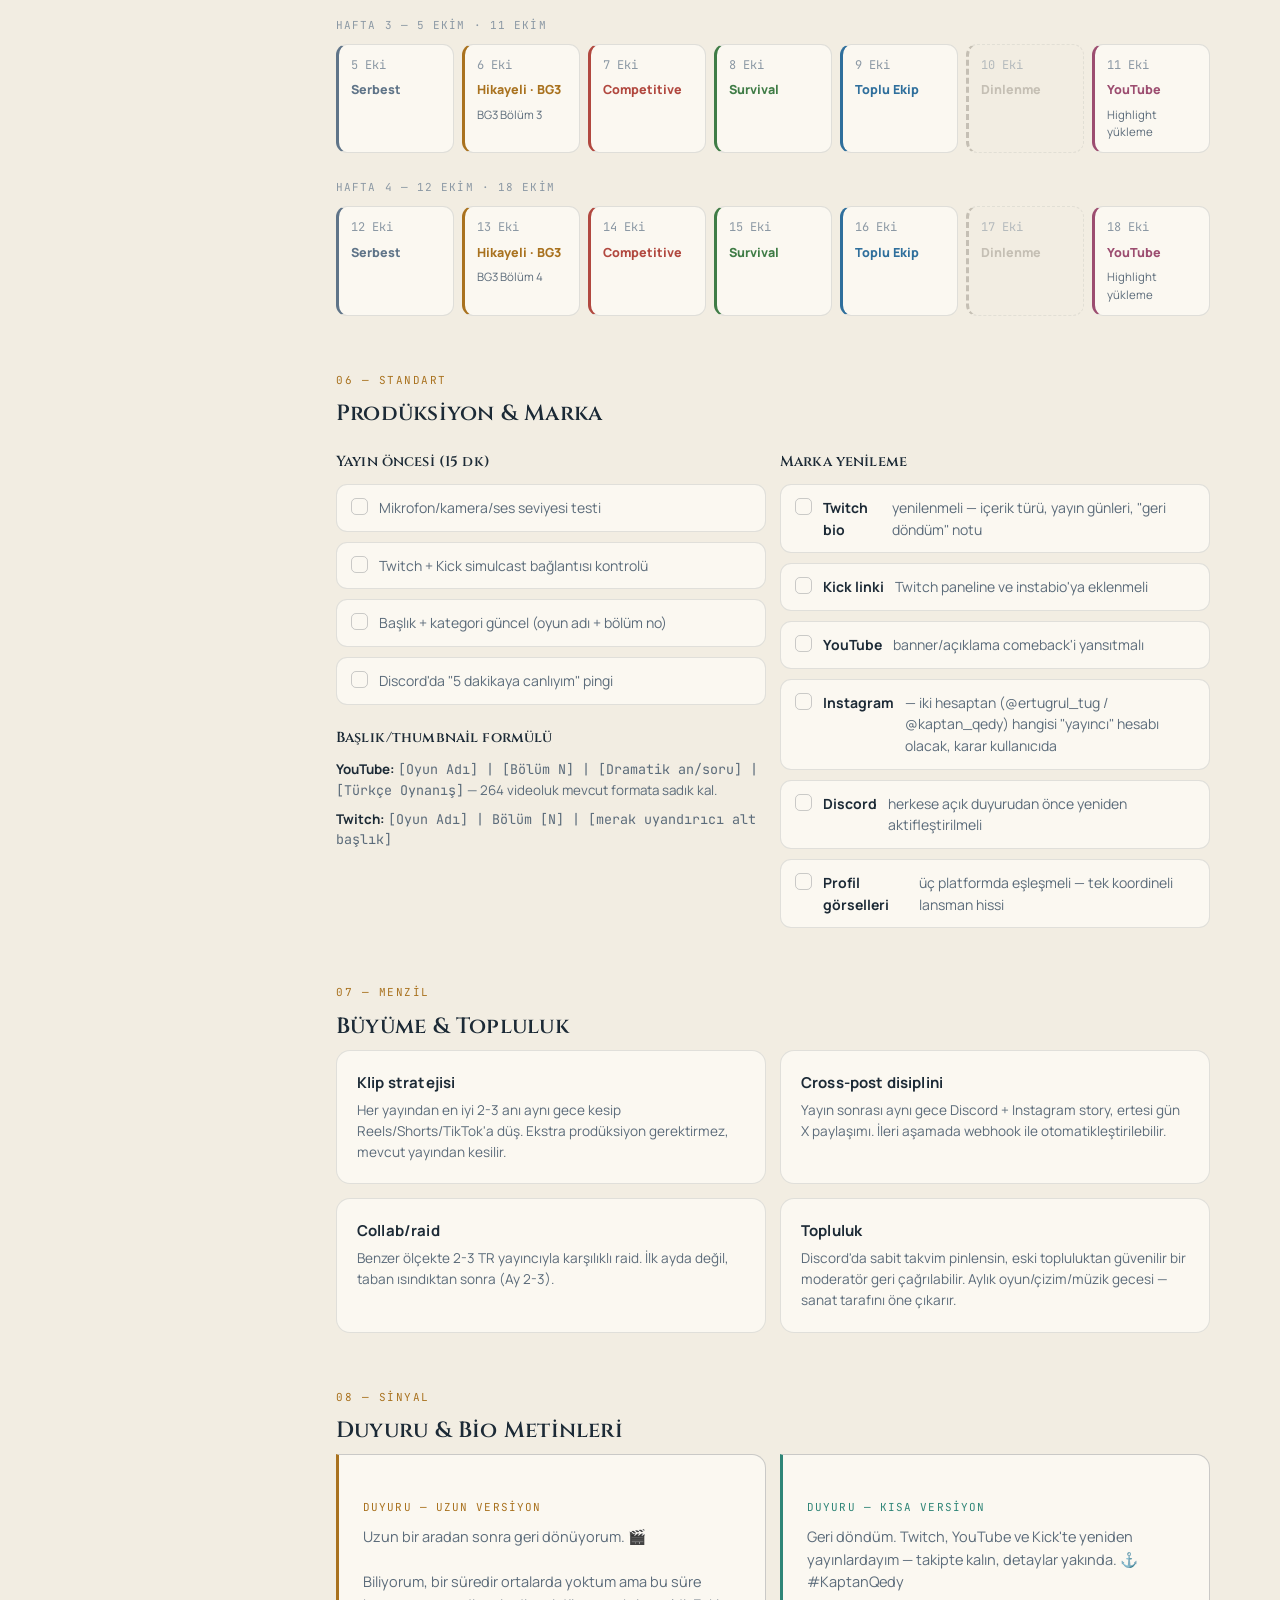
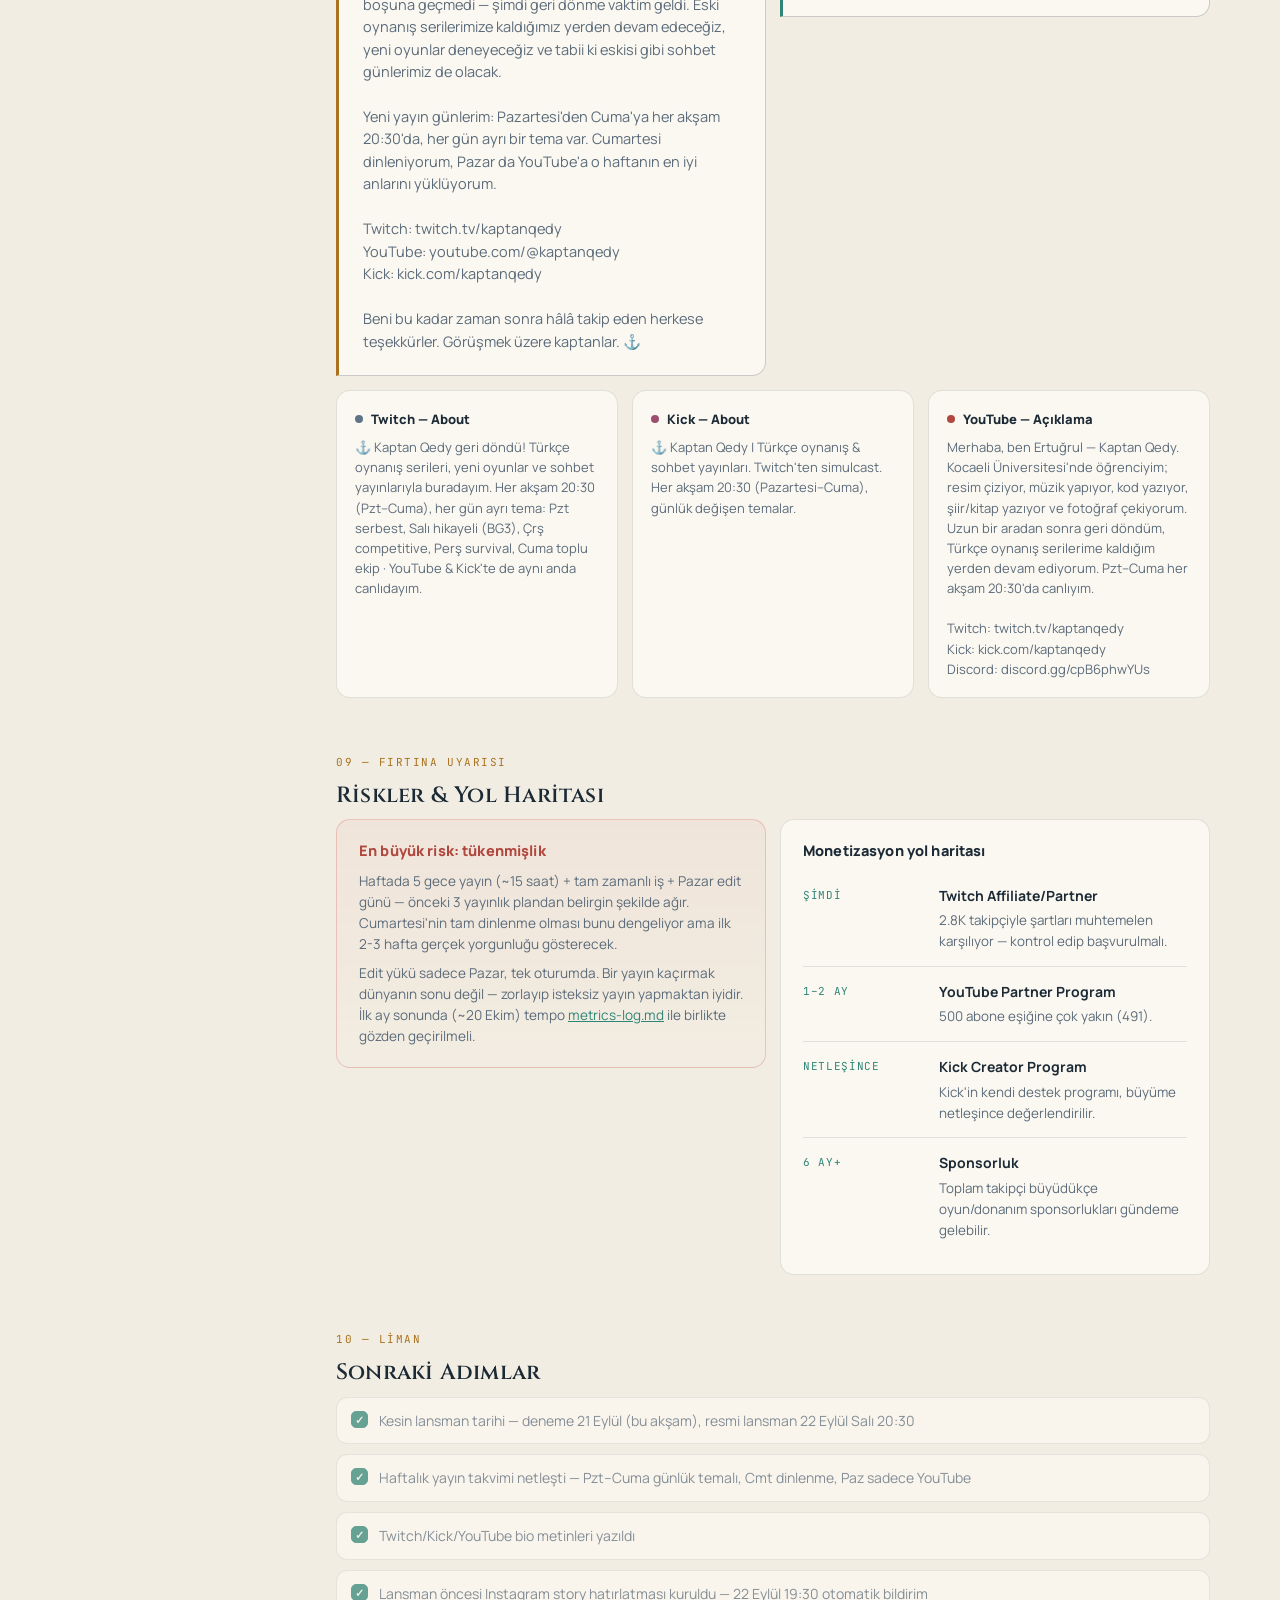
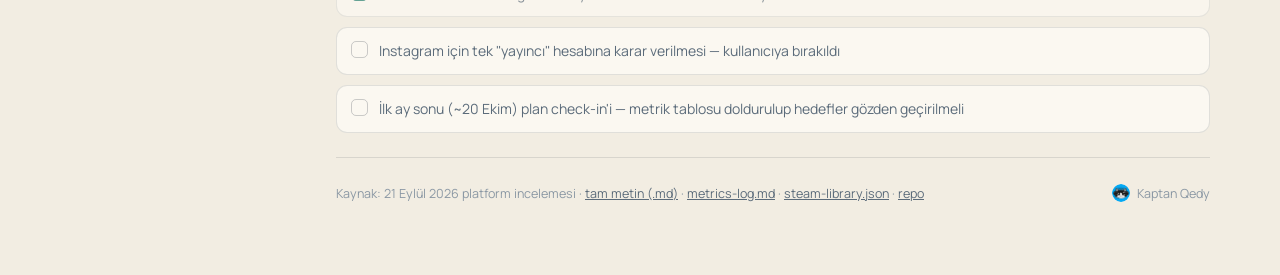
<file: docs/plan/index.html>
<!doctype html>
<html lang="tr">
<head>
<meta charset="utf-8">
<meta name="viewport" content="width=device-width, initial-scale=1, viewport-fit=cover">
<title>Kaptan Qedy Seyir Defteri</title>
<meta name="description" content="KaptanQedy'nin Twitch/YouTube/Kick geri dönüş planı: mevcut durum, hedefler, haftalık yayın ritmi ve ilk 4 haftalık takvim.">
<link rel="preconnect" href="https://fonts.googleapis.com">
<link rel="stylesheet" href="https://fonts.googleapis.com/css2?family=Cinzel:wght@500;600;700&family=Manrope:wght@400;500;600;700;800&family=JetBrains+Mono:wght@400;500;600&display=swap">
<style>
  :root{
    --bg:#0a1420;
    --surface:#101d2c;
    --surface-2:#16283b;
    --border:rgba(230,238,246,0.09);
    --border-strong:rgba(230,238,246,0.16);
    --text:#eaf1f7;
    --text-dim:#9db0c4;
    --text-faint:#5c7488;
    --accent:#d7a13f;
    --accent-soft:rgba(215,161,63,0.14);
    --accent-2:#48b3a3;
    --accent-2-soft:rgba(72,179,163,0.14);
    --danger:#d97575;

    --t-serbest:#8ba0b8;
    --t-hikaye:#d7a13f;
    --t-comp:#d97a6a;
    --t-surv:#6aac6f;
    --t-team:#5aa8d6;
    --t-rest:#4a5a6c;
    --t-yt:#c06a93;

    --font-display:'Cinzel',Georgia,'Times New Roman',serif;
    --font-body:'Manrope',-apple-system,BlinkMacSystemFont,'Segoe UI',sans-serif;
    --font-mono:'JetBrains Mono','SFMono-Regular',Consolas,monospace;
  }

  @media (prefers-color-scheme: light){
    :root:not([data-theme="dark"]){
      --bg:#f2ede2;
      --surface:#fbf8f1;
      --surface-2:#f3ecdb;
      --border:rgba(30,40,50,0.12);
      --border-strong:rgba(30,40,50,0.22);
      --text:#1c2a36;
      --text-dim:#5b6b7a;
      --text-faint:#8b98a4;
      --accent:#a9721f;
      --accent-soft:rgba(169,114,31,0.12);
      --accent-2:#2f8577;
      --accent-2-soft:rgba(47,133,119,0.12);
      --danger:#b1483f;
      --t-serbest:#5f7488;
      --t-hikaye:#a9721f;
      --t-comp:#b1483f;
      --t-surv:#3f7c46;
      --t-team:#2f6f9c;
      --t-rest:#a7a196;
      --t-yt:#9c4d70;
    }
  }
  :root[data-theme="light"]{
    --bg:#f2ede2;
    --surface:#fbf8f1;
    --surface-2:#f3ecdb;
    --border:rgba(30,40,50,0.12);
    --border-strong:rgba(30,40,50,0.22);
    --text:#1c2a36;
    --text-dim:#5b6b7a;
    --text-faint:#8b98a4;
    --accent:#a9721f;
    --accent-soft:rgba(169,114,31,0.12);
    --accent-2:#2f8577;
    --accent-2-soft:rgba(47,133,119,0.12);
    --danger:#b1483f;
    --t-serbest:#5f7488;
    --t-hikaye:#a9721f;
    --t-comp:#b1483f;
    --t-surv:#3f7c46;
    --t-team:#2f6f9c;
    --t-rest:#a7a196;
    --t-yt:#9c4d70;
  }

  *{box-sizing:border-box;}
  html,body{margin:0;padding:0;}
  body{background:var(--bg);color:var(--text);font-family:var(--font-body);line-height:1.55;}
  h1,h2,h3{font-family:var(--font-display);font-weight:600;letter-spacing:.01em;text-wrap:balance;color:var(--text);}
  a{color:var(--accent-2);}
  .mono{font-family:var(--font-mono);}

  .shell{
    display:grid;
    grid-template-columns:230px minmax(0,1fr);
    max-width:1180px;
    margin:0 auto;
    padding-inline:20px;
    gap:36px;
  }
  @media (max-width:900px){
    .shell{grid-template-columns:1fr;gap:0;}
  }

  /* ---- side nav ---- */
  .side{
    position:sticky;
    top:24px;
    align-self:start;
    padding-block:32px 24px;
    display:flex;
    flex-direction:column;
    gap:18px;
  }
  @media (max-width:900px){
    .side{
      position:sticky;
      top:0;
      z-index:20;
      background:var(--bg);
      padding:12px 0;
      border-bottom:1px solid var(--border);
      flex-direction:row;
      align-items:center;
      gap:14px;
      overflow-x:auto;
      -webkit-overflow-scrolling:touch;
    }
  }
  .brand{display:flex;align-items:center;gap:10px;flex:0 0 auto;}
  .brand-mark{
    width:36px;height:36px;border-radius:50%;flex:none;overflow:hidden;
    border:1.5px solid var(--border-strong);
  }
  .brand-mark img{width:100%;height:100%;object-fit:cover;display:block;}
  .brand-text{display:flex;flex-direction:column;line-height:1.15;}
  .brand-text strong{font-family:var(--font-display);font-size:14.5px;letter-spacing:.03em;}
  .brand-text span{font-size:10.5px;color:var(--text-faint);letter-spacing:.08em;text-transform:uppercase;}
  nav.toc{display:flex;flex-direction:column;gap:2px;}
  @media (max-width:900px){ nav.toc{flex-direction:row;gap:4px;} }
  nav.toc a{
    color:var(--text-dim);text-decoration:none;font-size:12.5px;font-weight:600;
    padding:6px 10px;border-radius:7px;white-space:nowrap;
  }
  nav.toc a:hover{color:var(--text);background:var(--surface-2);}

  main{padding-block:32px 64px;min-width:0;}
  section{scroll-margin-top:20px;margin-bottom:56px;}
  section:last-of-type{margin-bottom:24px;}

  .eyebrow{
    font-family:var(--font-mono);font-size:11px;letter-spacing:.14em;text-transform:uppercase;
    color:var(--accent);margin:0 0 8px;
  }
  section h2{font-size:22px;margin:0 0 6px;}
  .section-note{color:var(--text-dim);font-size:14px;margin:0 0 22px;max-width:62ch;}

  /* ---- hero ---- */
  .hero{
    border:1px solid var(--border-strong);
    border-radius:18px;
    background:
      radial-gradient(circle at 12% -10%, var(--accent-soft), transparent 55%),
      var(--surface);
    padding:36px 30px;
    margin-top:32px;
    margin-bottom:44px;
    position:relative;
    overflow:hidden;
  }
  .hero-logo{
    position:absolute;top:22px;right:26px;width:76px;height:76px;border-radius:50%;
    border:2px solid var(--accent-soft);overflow:hidden;box-shadow:0 8px 24px rgba(0,0,0,.28);
  }
  .hero-logo img{width:100%;height:100%;object-fit:cover;display:block;}
  @media (max-width:560px){ .hero-logo{width:52px;height:52px;top:16px;right:16px;} }
  .hero-eyebrow{font-family:var(--font-mono);font-size:12px;color:var(--accent-2);letter-spacing:.12em;text-transform:uppercase;margin-bottom:14px;}
  .hero h1{font-size:clamp(28px,4.4vw,42px);margin:0 0 10px;}
  .hero p.lede{color:var(--text-dim);max-width:56ch;font-size:15.5px;margin:0 0 26px;}
  .hero-stats{display:flex;flex-wrap:wrap;gap:12px;}
  .stat-pill{
    display:flex;align-items:baseline;gap:8px;
    border:1px solid var(--border);border-radius:11px;
    background:var(--surface-2);padding:10px 16px;
  }
  .stat-pill .n{font-family:var(--font-mono);font-size:19px;font-weight:600;color:var(--text);}
  .stat-pill .l{font-size:11.5px;color:var(--text-dim);}
  .stat-pill .status{width:7px;height:7px;border-radius:50%;background:var(--text-faint);display:inline-block;margin-right:2px;}

  /* ---- generic cards / grids ---- */
  .grid{display:grid;gap:14px;}
  .grid.cols-3{grid-template-columns:repeat(3,1fr);}
  .grid.cols-2{grid-template-columns:repeat(2,1fr);}
  @media (max-width:720px){ .grid.cols-3,.grid.cols-2{grid-template-columns:1fr;} }

  .card{
    border:1px solid var(--border);border-radius:14px;background:var(--surface);
    padding:20px;
  }
  .card h3{font-size:15px;margin:0 0 6px;font-family:var(--font-body);font-weight:700;}
  .card p{margin:0;color:var(--text-dim);font-size:13.6px;}

  /* platform status cards */
  .platform-card{
    border:1px solid var(--border);border-radius:14px;background:var(--surface);padding:20px;
    display:flex;flex-direction:column;gap:10px;
  }
  .platform-card .top{display:flex;justify-content:space-between;align-items:flex-start;}
  .platform-card .name{font-weight:800;font-size:15px;}
  .badge{
    font-family:var(--font-mono);font-size:10.5px;letter-spacing:.06em;text-transform:uppercase;
    padding:3px 8px;border-radius:100px;border:1px solid var(--border-strong);color:var(--text-faint);
  }
  .platform-card .figure{font-family:var(--font-mono);font-size:26px;font-weight:600;font-variant-numeric:tabular-nums;}
  .platform-card .figure-label{font-size:12px;color:var(--text-dim);}
  .platform-card .bio{font-size:12.5px;color:var(--text-faint);border-top:1px dashed var(--border);padding-top:10px;margin-top:2px;}

  /* goal comparison */
  .goal-row{
    display:grid;grid-template-columns:100px 1fr auto 1fr;align-items:center;gap:12px;
    border:1px solid var(--border);border-radius:12px;padding:14px 18px;background:var(--surface);
  }
  .goal-row + .goal-row{margin-top:10px;}
  @media (max-width:560px){ .goal-row{grid-template-columns:1fr;gap:6px;} .goal-row .arrow{display:none;} }
  .goal-row .plat{font-weight:800;font-size:13.5px;}
  .goal-row .val{font-family:var(--font-mono);font-size:15px;}
  .goal-row .val.now{color:var(--text-dim);}
  .goal-row .val.target{color:var(--accent);font-weight:600;}
  .goal-row .arrow{color:var(--text-faint);}
  .goal-row .bar-wrap{grid-column:1/-1;height:5px;border-radius:4px;background:var(--surface-2);overflow:hidden;margin-top:2px;}
  .goal-row .bar{height:100%;background:linear-gradient(90deg,var(--accent-2),var(--accent));border-radius:4px;}

  ul.quality{list-style:none;margin:16px 0 0;padding:0;display:flex;flex-direction:column;gap:9px;}
  ul.quality li{display:flex;gap:10px;font-size:14px;color:var(--text-dim);align-items:flex-start;}
  ul.quality li::before{content:"";width:6px;height:6px;border-radius:50%;background:var(--accent);margin-top:7px;flex:none;}

  /* weekly rhythm strip */
  .week-strip{display:grid;grid-template-columns:repeat(7,1fr);gap:10px;}
  @media (max-width:820px){ .week-strip{grid-template-columns:repeat(4,1fr);} }
  @media (max-width:480px){ .week-strip{grid-template-columns:repeat(2,1fr);} }
  .day-card{
    border-radius:13px;border:1px solid var(--border);background:var(--surface);
    padding:15px 13px;display:flex;flex-direction:column;gap:8px;min-height:132px;
    border-top:3px solid var(--c);
  }
  .day-card .dname{font-family:var(--font-mono);font-size:11px;letter-spacing:.08em;text-transform:uppercase;color:var(--text-faint);}
  .day-card .theme{font-weight:800;font-size:14.5px;color:var(--c);}
  .day-card .desc{font-size:12px;color:var(--text-dim);flex:1;}
  .day-card.off{opacity:.55;}
  .day-card.off .theme{color:var(--text-faint);}

  /* segment timeline */
  .timeline{position:relative;padding-left:26px;margin-top:22px;}
  .timeline::before{content:"";position:absolute;left:6px;top:6px;bottom:6px;width:1.5px;background:var(--border-strong);}
  .t-item{position:relative;padding-bottom:24px;}
  .t-item:last-child{padding-bottom:0;}
  .t-item::before{content:"";position:absolute;left:-26px;top:3px;width:11px;height:11px;border-radius:50%;background:var(--accent);border:2px solid var(--bg);}
  .t-item .time{font-family:var(--font-mono);font-size:13px;color:var(--accent);font-weight:600;}
  .t-item .ttl{font-weight:700;font-size:14.5px;margin:2px 0 3px;}
  .t-item .desc{font-size:13px;color:var(--text-dim);}

  /* calendar */
  .cal-week-label{font-family:var(--font-mono);font-size:11px;color:var(--text-faint);text-transform:uppercase;letter-spacing:.1em;margin:26px 0 10px;}
  .cal-week-label:first-child{margin-top:0;}
  .cal-grid{display:grid;grid-template-columns:repeat(7,1fr);gap:8px;}
  @media (max-width:760px){ .cal-grid{grid-template-columns:repeat(1,1fr);} }
  .cal-cell{
    border-radius:11px;border:1px solid var(--border);background:var(--surface);
    padding:11px 12px;min-height:92px;display:flex;flex-direction:column;gap:6px;
    border-left:3px solid var(--c);position:relative;
  }
  .cal-cell.rest{background:transparent;border-style:dashed;opacity:.6;}
  .cal-cell .date{font-family:var(--font-mono);font-size:12px;color:var(--text-faint);}
  .cal-cell .theme{font-weight:800;font-size:12.5px;color:var(--c);}
  .cal-cell .note{font-size:11.5px;color:var(--text-dim);}
  .cal-cell.flag::after{
    content:attr(data-flag);position:absolute;top:9px;right:9px;
    font-family:var(--font-mono);font-size:9px;letter-spacing:.05em;text-transform:uppercase;
    background:var(--accent-soft);color:var(--accent);padding:2px 6px;border-radius:5px;
  }

  /* checklist */
  .checklist{list-style:none;margin:0;padding:0;display:flex;flex-direction:column;gap:10px;}
  .checklist li{
    display:flex;gap:11px;align-items:flex-start;font-size:14px;color:var(--text-dim);
    border:1px solid var(--border);border-radius:11px;padding:12px 14px;background:var(--surface);
  }
  .checklist li b{color:var(--text);}
  .box{
    width:17px;height:17px;border-radius:5px;border:1.5px solid var(--border-strong);flex:none;margin-top:1px;
    display:flex;align-items:center;justify-content:center;
  }
  .checklist li.done .box{background:var(--accent-2);border-color:var(--accent-2);color:var(--bg);font-size:11px;font-weight:900;}
  .checklist li.done{opacity:.72;}

  /* quote / transmission */
  .quote{
    border:1px solid var(--border-strong);border-left:3px solid var(--accent);border-radius:0 14px 14px 0;
    background:var(--surface);padding:22px 24px;font-size:14.5px;color:var(--text-dim);white-space:pre-line;
  }
  .quote .qlabel{font-family:var(--font-mono);font-size:11px;color:var(--accent);text-transform:uppercase;letter-spacing:.1em;margin-bottom:10px;}
  .quote.short{border-left-color:var(--accent-2);}
  .quote.short .qlabel{color:var(--accent-2);}

  /* bio cards */
  .bio-card{border:1px solid var(--border);border-radius:14px;background:var(--surface);padding:18px;}
  .bio-card .plat{font-weight:800;font-size:13px;margin-bottom:8px;display:flex;align-items:center;gap:8px;}
  .bio-card .plat .dot{width:8px;height:8px;border-radius:50%;background:var(--c);}
  .bio-card p{font-size:13px;color:var(--text-dim);margin:0;white-space:pre-line;}

  /* callouts */
  .callout{border-radius:14px;border:1px solid var(--border);padding:20px 22px;background:var(--surface);}
  .callout.warn{border-color:rgba(217,117,117,.35);background:linear-gradient(180deg,rgba(217,117,117,.07),transparent);}
  .callout.warn h3{color:var(--danger);}
  .callout h3{margin:0 0 8px;font-size:14.5px;font-family:var(--font-body);font-weight:800;}
  .callout p{margin:0 0 8px;font-size:13.6px;color:var(--text-dim);}
  .callout p:last-child{margin-bottom:0;}

  .roadmap{display:flex;flex-direction:column;gap:0;}
  .rm-item{display:grid;grid-template-columns:120px 1fr;gap:16px;padding:14px 0;border-top:1px solid var(--border);}
  .rm-item:first-child{border-top:none;}
  .rm-tag{font-family:var(--font-mono);font-size:11px;color:var(--accent-2);text-transform:uppercase;letter-spacing:.06em;padding-top:2px;}
  .rm-item h4{margin:0 0 4px;font-size:14px;}
  .rm-item p{margin:0;font-size:13.4px;color:var(--text-dim);}

  footer{border-top:1px solid var(--border);padding:26px 0 8px;color:var(--text-faint);font-size:12.5px;display:flex;flex-wrap:wrap;gap:8px 18px;justify-content:space-between;}
  footer a{color:var(--text-dim);}

  @media (prefers-reduced-motion:no-preference){
    section{animation:rise .5s ease both;}
  }
  @keyframes rise{from{opacity:0;transform:translateY(6px);}to{opacity:1;transform:none;}}
</style>
</head>
<body>

<div class="shell">
  <aside class="side">
    <div class="brand">
      <div class="brand-mark"><img src="logo_cat.png" alt="Kaptan Qedy logosu"></div>
      <div class="brand-text"><strong>KAPTAN QEDY</strong><span>Seyir Defteri</span></div>
    </div>
    <nav class="toc">
      <a href="../" style="color:var(--accent-2);">← Kaptan Qedy</a>
      <a href="#durum">Mevcut Durum</a>
      <a href="#hedefler">Hedefler</a>
      <a href="#icerik">İçerik</a>
      <a href="#ritim">Haftalık Ritim</a>
      <a href="#takvim">Takvim</a>
      <a href="#prodüksiyon">Prodüksiyon</a>
      <a href="#buyume">Büyüme</a>
      <a href="#duyuru">Duyuru &amp; Bio</a>
      <a href="#risk">Risk &amp; Yol Haritası</a>
      <a href="#adimlar">Sonraki Adımlar</a>
    </nav>
  </aside>

  <main>
    <section class="hero" id="top">
      <div class="hero-logo"><img src="logo_cat.png" alt="Kaptan Qedy logosu"></div>
      <div class="hero-eyebrow">Operasyon · Geri Dönüş</div>
      <h1>Kaptan Qedy limandan ayrılıyor</h1>
      <p class="lede">Twitch, YouTube ve Kick'te uzun bir aradan sonra yeniden demir alma planı — mevcut durum, hedefler, haftalık ritim ve ilk dört haftanın seyir defteri.</p>
      <div class="hero-stats">
        <div class="stat-pill"><span class="status"></span><span class="n">2.8K</span><span class="l">Twitch takipçi</span></div>
        <div class="stat-pill"><span class="status"></span><span class="n">491</span><span class="l">YouTube abone</span></div>
        <div class="stat-pill"><span class="status"></span><span class="n">178</span><span class="l">Kick takipçi</span></div>
        <div class="stat-pill"><span class="n" style="color:var(--accent)">22 Eyl</span><span class="l">resmi lansman</span></div>
      </div>
    </section>

    <section id="durum">
      <div class="eyebrow">01 — Envanter</div>
      <h2>Mevcut Durum</h2>
      <p class="section-note">Üç kanal da hâlâ ayakta, takipçi/abone tabanı korunmuş. Hiçbir şey kaybolmamış — sadece uyuyor.</p>
      <div class="grid cols-3">
        <div class="platform-card">
          <div class="top"><span class="name">Twitch</span><span class="badge">Offline</span></div>
          <div class="figure">2.8K</div>
          <div class="figure-label">takipçi</div>
          <div class="bio">"Sui generis Qedy."</div>
        </div>
        <div class="platform-card">
          <div class="top"><span class="name">YouTube</span><span class="badge">Aktif değil</span></div>
          <div class="figure">491</div>
          <div class="figure-label">abone · 264 video</div>
          <div class="bio">Son video ~1 yıl önce (God of War Ragnarök TR serisi). 200. video edit'inde "5.500 saat yayın" notu var.</div>
        </div>
        <div class="platform-card">
          <div class="top"><span class="name">Kick</span><span class="badge">Offline</span></div>
          <div class="figure">178</div>
          <div class="figure-label">takipçi</div>
          <div class="bio">Twitch simulcast ile beslenecek, ayrı içerik üretimi yok şimdilik.</div>
        </div>
      </div>
      <p class="section-note" style="margin-top:18px;">Diğer bağlantılar: Instagram (@ertugrul_tug ve @kaptan_qedy — iki ayrı hesap), X/Twitter @yaramasa_adam, Discord, Spotify artist sayfası, Steam (624 oyunluk kütüphane). Kick linki instabio'da eksik, eklenmeli.</p>
    </section>

    <section id="hedefler">
      <div class="eyebrow">02 — Rota</div>
      <h2>Vizyon &amp; 3 Aylık Hedefler</h2>
      <p class="section-note">Amaç sadece yayın açmak değil — 2.8K'lık uyuyan Twitch tabanını uyandırıp üç platformu birbirini besleyen tek ekosisteme dönüştürmek. Sayılar tahmin, garanti değil.</p>
      <div class="goal-row">
        <span class="plat">Twitch</span><span class="val now">2.8K</span><span class="arrow">→</span><span class="val target">~3.3–3.5K</span>
        <div class="bar-wrap"><div class="bar" style="width:78%"></div></div>
      </div>
      <div class="goal-row">
        <span class="plat">YouTube</span><span class="val now">491</span><span class="arrow">→</span><span class="val target">~700–800</span>
        <div class="bar-wrap"><div class="bar" style="width:62%"></div></div>
      </div>
      <div class="goal-row">
        <span class="plat">Kick</span><span class="val now">178</span><span class="arrow">→</span><span class="val target">~350–400</span>
        <div class="bar-wrap"><div class="bar" style="width:47%"></div></div>
      </div>
      <ul class="quality">
        <li>12 hafta boyunca <b>hiç yayın kaçırmamak</b> — tutarlılık tek bir viral andan daha değerli</li>
        <li><b>YouTube Partner Program</b> eşiğine ulaşmak (500 abone + 3.000 saat izlenme) — 491 aboneyle çok yakın</li>
        <li><b>Twitch Affiliate/Partner</b> şartlarını kontrol edip karşılıyorsa başvurmak</li>
      </ul>
    </section>

    <section id="icerik">
      <div class="eyebrow">03 — Muhteva</div>
      <h2>İçerik Stratejisi</h2>
      <div class="grid cols-3">
        <div class="card">
          <h3>Ana içerik</h3>
          <p>Türkçe oynanış serileri, çok bölümlü. İlk oyun <b style="color:var(--text)">Baldur's Gate 3</b> — bitirmeye hiç vakit bulamamıştı, seri buradan başlıyor. Sıradaki adaylar: Elden Ring, RDR2, The Witcher 3, Resident Evil Village, Disco Elysium.</p>
        </div>
        <div class="card">
          <h3>Keşif</h3>
          <p>Ayda 1 yeni/trend oyun, tek seferlik deneme — algoritma keşfi için. Adaylar: Helldivers 2, Sea of Thieves, Dark and Darker, Escape the Backrooms, Deep Rock Galactic.</p>
        </div>
        <div class="card">
          <h3>Bağ kurma</h3>
          <p>Haftalık sohbet/IRL — asıl topluluğu inşa eden bu, oynanış değil. "Nerelerdeydim" güncellemesi, müzik/sanat sohbeti (Spotify'da müzik yapıyor, resim çiziyor — farklılaştırıcı).</p>
        </div>
      </div>
      <div class="grid cols-3" style="margin-top:14px;">
        <div class="card"><h3>Twitch</h3><p>Canlı ana üs, gerçek zamanlı topluluk. 2.8K'lık taban hâlâ en büyük varlık.</p></div>
        <div class="card"><h3>YouTube</h3><p>Edit'lenmiş VOD/highlight, yayından 2-3 gün sonra. 264 videoluk alışkanlık zaten kurulu.</p></div>
        <div class="card"><h3>Kick</h3><p>Twitch simulcast. 178 takipçide özel içerik üretme, sadece oradan geleni yakala.</p></div>
      </div>
    </section>

    <section id="ritim">
      <div class="eyebrow">04 — Düzen</div>
      <h2>Haftalık Ritim</h2>
      <p class="section-note">Pazartesi–Cuma her akşam 20:30, günü değişen tema. Cumartesi tam dinlenme, Pazar sadece YouTube (yayın yok).</p>
      <div class="week-strip">
        <div class="day-card" style="--c:var(--t-serbest)"><div class="dname">Pazartesi</div><div class="theme">Serbest</div><div class="desc">O günkü keyfe göre — modpaketli Minecraft, LoL, ne çekerse</div></div>
        <div class="day-card" style="--c:var(--t-hikaye)"><div class="dname">Salı</div><div class="theme">Hikayeli</div><div class="desc">Baldur's Gate 3 serisi — ana seri, haftada 1 bölüm</div></div>
        <div class="day-card" style="--c:var(--t-comp)"><div class="dname">Çarşamba</div><div class="theme">Competitive</div><div class="desc">League of Legends vb.</div></div>
        <div class="day-card" style="--c:var(--t-surv)"><div class="dname">Perşembe</div><div class="theme">Survival</div><div class="desc">Project Zomboid, Minecraft survival vb.</div></div>
        <div class="day-card" style="--c:var(--t-team)"><div class="dname">Cuma</div><div class="theme">Toplu Ekip</div><div class="desc">İzleyici/arkadaş co-op — Cumartesi dinlenme, geceye sarkayabilir</div></div>
        <div class="day-card off" style="--c:var(--t-rest)"><div class="dname">Cumartesi</div><div class="theme">Dinlenme</div><div class="desc">Tam tatil, yayın yok</div></div>
        <div class="day-card off" style="--c:var(--t-yt)"><div class="dname">Pazar</div><div class="theme">YouTube</div><div class="desc">Sadece edit/upload günü, yayın yok</div></div>
      </div>

      <h3 style="font-size:15px;margin:30px 0 4px;">Yayın içi akış</h3>
      <p class="section-note" style="margin-bottom:0;">Pazartesi–Perşembe ~3 saat, Cuma esnek/uzayabilir.</p>
      <div class="timeline">
        <div class="t-item"><div class="time">20:30</div><div class="ttl">Açılış sohbet</div><div class="desc">Selamlama, o günkü tema/plan, geçen yayının kısa özeti</div></div>
        <div class="t-item"><div class="time">21:00</div><div class="ttl">Tema bloğu</div><div class="desc">O günün oyunu — yukarıdaki haftalık ritme göre</div></div>
        <div class="t-item"><div class="time">23:00</div><div class="ttl">Günlük sohbet / haberler</div><div class="desc">Gündelik muhabbet, gündem, soru-cevap</div></div>
        <div class="t-item"><div class="time">23:30</div><div class="ttl">Kapanış</div><div class="desc">Sonraki yayın hatırlatması, "en sevdiğiniz an" sorusu, Discord/Instagram'a veda mesajı</div></div>
      </div>
    </section>

    <section id="takvim">
      <div class="eyebrow">05 — Seyir Planı</div>
      <h2>İlk 4 Hafta</h2>
      <p class="section-note">21 Eylül – 18 Ekim. Ay 2-3'te aynı desen sürer, BG3 Salı günleri bitene kadar; her ay başında gerçek tarihlerle güncellenmeli.</p>
      <div id="calendar"></div>
    </section>

    <section id="prodüksiyon">
      <div class="eyebrow">06 — Standart</div>
      <h2>Prodüksiyon &amp; Marka</h2>
      <div class="grid cols-2">
        <div>
          <h3 style="font-size:14.5px;margin-bottom:10px;">Yayın öncesi (15 dk)</h3>
          <ul class="checklist">
            <li><span class="box"></span>Mikrofon/kamera/ses seviyesi testi</li>
            <li><span class="box"></span>Twitch + Kick simulcast bağlantısı kontrolü</li>
            <li><span class="box"></span>Başlık + kategori güncel (oyun adı + bölüm no)</li>
            <li><span class="box"></span>Discord'da "5 dakikaya canlıyım" pingi</li>
          </ul>
          <h3 style="font-size:14.5px;margin:22px 0 10px;">Başlık/thumbnail formülü</h3>
          <p style="font-size:13.4px;color:var(--text-dim);margin:0 0 8px;"><b style="color:var(--text)">YouTube:</b> <span class="mono">[Oyun Adı] | [Bölüm N] | [Dramatik an/soru] | [Türkçe Oynanış]</span> — 264 videoluk mevcut formata sadık kal.</p>
          <p style="font-size:13.4px;color:var(--text-dim);margin:0;"><b style="color:var(--text)">Twitch:</b> <span class="mono">[Oyun Adı] | Bölüm [N] | [merak uyandırıcı alt başlık]</span></p>
        </div>
        <div>
          <h3 style="font-size:14.5px;margin-bottom:10px;">Marka yenileme</h3>
          <ul class="checklist">
            <li><span class="box"></span><b>Twitch bio</b> yenilenmeli — içerik türü, yayın günleri, "geri döndüm" notu</li>
            <li><span class="box"></span><b>Kick linki</b> Twitch paneline ve instabio'ya eklenmeli</li>
            <li><span class="box"></span><b>YouTube</b> banner/açıklama comeback'i yansıtmalı</li>
            <li><span class="box"></span><b>Instagram</b> — iki hesaptan (@ertugrul_tug / @kaptan_qedy) hangisi "yayıncı" hesabı olacak, karar kullanıcıda</li>
            <li><span class="box"></span><b>Discord</b> herkese açık duyurudan önce yeniden aktifleştirilmeli</li>
            <li><span class="box"></span><b>Profil görselleri</b> üç platformda eşleşmeli — tek koordineli lansman hissi</li>
          </ul>
        </div>
      </div>
    </section>

    <section id="buyume">
      <div class="eyebrow">07 — Menzil</div>
      <h2>Büyüme &amp; Topluluk</h2>
      <div class="grid cols-2">
        <div class="card">
          <h3>Klip stratejisi</h3>
          <p>Her yayından en iyi 2-3 anı aynı gece kesip Reels/Shorts/TikTok'a düş. Ekstra prodüksiyon gerektirmez, mevcut yayından kesilir.</p>
        </div>
        <div class="card">
          <h3>Cross-post disiplini</h3>
          <p>Yayın sonrası aynı gece Discord + Instagram story, ertesi gün X paylaşımı. İleri aşamada webhook ile otomatikleştirilebilir.</p>
        </div>
        <div class="card">
          <h3>Collab/raid</h3>
          <p>Benzer ölçekte 2-3 TR yayıncıyla karşılıklı raid. İlk ayda değil, taban ısındıktan sonra (Ay 2-3).</p>
        </div>
        <div class="card">
          <h3>Topluluk</h3>
          <p>Discord'da sabit takvim pinlensin, eski topluluktan güvenilir bir moderatör geri çağrılabilir. Aylık oyun/çizim/müzik gecesi — sanat tarafını öne çıkarır.</p>
        </div>
      </div>
    </section>

    <section id="duyuru">
      <div class="eyebrow">08 — Sinyal</div>
      <h2>Duyuru &amp; Bio Metinleri</h2>
      <div class="grid cols-2" style="align-items:start;">
        <div class="quote">
          <div class="qlabel">Duyuru — uzun versiyon</div>Uzun bir aradan sonra geri dönüyorum. 🎬

Biliyorum, bir süredir ortalarda yoktum ama bu süre boşuna geçmedi — şimdi geri dönme vaktim geldi. Eski oynanış serilerimize kaldığımız yerden devam edeceğiz, yeni oyunlar deneyeceğiz ve tabii ki eskisi gibi sohbet günlerimiz de olacak.

Yeni yayın günlerim: Pazartesi'den Cuma'ya her akşam 20:30'da, her gün ayrı bir tema var. Cumartesi dinleniyorum, Pazar da YouTube'a o haftanın en iyi anlarını yüklüyorum.

Twitch: twitch.tv/kaptanqedy
YouTube: youtube.com/@kaptanqedy
Kick: kick.com/kaptanqedy

Beni bu kadar zaman sonra hâlâ takip eden herkese teşekkürler. Görüşmek üzere kaptanlar. ⚓</div>
        <div class="quote short">
          <div class="qlabel">Duyuru — kısa versiyon</div>Geri döndüm. Twitch, YouTube ve Kick'te yeniden yayınlardayım — takipte kalın, detaylar yakında. ⚓ #KaptanQedy</div>
      </div>

      <div class="grid cols-3" style="margin-top:14px;">
        <div class="bio-card">
          <div class="plat"><span class="dot" style="--c:var(--t-serbest)"></span>Twitch — About</div>
          <p>⚓ Kaptan Qedy geri döndü! Türkçe oynanış serileri, yeni oyunlar ve sohbet yayınlarıyla buradayım. Her akşam 20:30 (Pzt–Cuma), her gün ayrı tema: Pzt serbest, Salı hikayeli (BG3), Çrş competitive, Perş survival, Cuma toplu ekip · YouTube &amp; Kick'te de aynı anda canlıdayım.</p>
        </div>
        <div class="bio-card">
          <div class="plat"><span class="dot" style="--c:var(--t-yt)"></span>Kick — About</div>
          <p>⚓ Kaptan Qedy | Türkçe oynanış &amp; sohbet yayınları. Twitch'ten simulcast. Her akşam 20:30 (Pazartesi–Cuma), günlük değişen temalar.</p>
        </div>
        <div class="bio-card">
          <div class="plat"><span class="dot" style="--c:var(--t-comp)"></span>YouTube — Açıklama</div>
          <p>Merhaba, ben Ertuğrul — Kaptan Qedy. Kocaeli Üniversitesi'nde öğrenciyim; resim çiziyor, müzik yapıyor, kod yazıyor, şiir/kitap yazıyor ve fotoğraf çekiyorum. Uzun bir aradan sonra geri döndüm, Türkçe oynanış serilerime kaldığım yerden devam ediyorum. Pzt–Cuma her akşam 20:30'da canlıyım.

Twitch: twitch.tv/kaptanqedy
Kick: kick.com/kaptanqedy
Discord: discord.gg/cpB6phwYUs</p>
        </div>
      </div>
    </section>

    <section id="risk">
      <div class="eyebrow">09 — Fırtına Uyarısı</div>
      <h2>Riskler &amp; Yol Haritası</h2>
      <div class="grid cols-2" style="align-items:start;">
        <div class="callout warn">
          <h3>En büyük risk: tükenmişlik</h3>
          <p>Haftada 5 gece yayın (~15 saat) + tam zamanlı iş + Pazar edit günü — önceki 3 yayınlık plandan belirgin şekilde ağır. Cumartesi'nin tam dinlenme olması bunu dengeliyor ama ilk 2-3 hafta gerçek yorgunluğu gösterecek.</p>
          <p>Edit yükü sadece Pazar, tek oturumda. Bir yayın kaçırmak dünyanın sonu değil — zorlayıp isteksiz yayın yapmaktan iyidir. İlk ay sonunda (~20 Ekim) tempo <a href="https://github.com/ertugrul-tug/stream-library/blob/main/planning/metrics-log.md" target="_blank" rel="noopener">metrics-log.md</a> ile birlikte gözden geçirilmeli.</p>
        </div>
        <div class="callout">
          <h3>Monetizasyon yol haritası</h3>
          <div class="roadmap">
            <div class="rm-item"><span class="rm-tag">Şimdi</span><div><h4>Twitch Affiliate/Partner</h4><p>2.8K takipçiyle şartları muhtemelen karşılıyor — kontrol edip başvurulmalı.</p></div></div>
            <div class="rm-item"><span class="rm-tag">1–2 ay</span><div><h4>YouTube Partner Program</h4><p>500 abone eşiğine çok yakın (491).</p></div></div>
            <div class="rm-item"><span class="rm-tag">Netleşince</span><div><h4>Kick Creator Program</h4><p>Kick'in kendi destek programı, büyüme netleşince değerlendirilir.</p></div></div>
            <div class="rm-item"><span class="rm-tag">6 ay+</span><div><h4>Sponsorluk</h4><p>Toplam takipçi büyüdükçe oyun/donanım sponsorlukları gündeme gelebilir.</p></div></div>
          </div>
        </div>
      </div>
    </section>

    <section id="adimlar">
      <div class="eyebrow">10 — Liman</div>
      <h2>Sonraki Adımlar</h2>
      <ul class="checklist">
        <li class="done"><span class="box">✓</span>Kesin lansman tarihi — deneme 21 Eylül (bu akşam), resmi lansman 22 Eylül Salı 20:30</li>
        <li class="done"><span class="box">✓</span>Haftalık yayın takvimi netleşti — Pzt–Cuma günlük temalı, Cmt dinlenme, Paz sadece YouTube</li>
        <li class="done"><span class="box">✓</span>Twitch/Kick/YouTube bio metinleri yazıldı</li>
        <li class="done"><span class="box">✓</span>Lansman öncesi Instagram story hatırlatması kuruldu — 22 Eylül 19:30 otomatik bildirim</li>
        <li><span class="box"></span>Instagram için tek "yayıncı" hesabına karar verilmesi — kullanıcıya bırakıldı</li>
        <li><span class="box"></span>İlk ay sonu (~20 Ekim) plan check-in'i — metrik tablosu doldurulup hedefler gözden geçirilmeli</li>
      </ul>
    </section>

    <footer>
      <span>Kaynak: 21 Eylül 2026 platform incelemesi · <a href="https://github.com/ertugrul-tug/stream-library/blob/main/planning/comeback-plan.md" target="_blank" rel="noopener">tam metin (.md)</a> · <a href="https://github.com/ertugrul-tug/stream-library/blob/main/planning/metrics-log.md" target="_blank" rel="noopener">metrics-log.md</a> · <a href="https://github.com/ertugrul-tug/stream-library/blob/main/data/steam-library.json" target="_blank" rel="noopener">steam-library.json</a> · <a href="https://github.com/ertugrul-tug/stream-library" target="_blank" rel="noopener">repo</a></span>
      <span style="display:flex;align-items:center;gap:7px;"><img src="logo_cat.png" alt="" style="width:18px;height:18px;border-radius:50%;object-fit:cover;">Kaptan Qedy</span>
    </footer>
  </main>
</div>

<script>
(function(){
  var THEMES = {
    serbest:{c:'var(--t-serbest)',label:'Serbest'},
    hikaye:{c:'var(--t-hikaye)',label:'Hikayeli · BG3'},
    comp:{c:'var(--t-comp)',label:'Competitive'},
    surv:{c:'var(--t-surv)',label:'Survival'},
    team:{c:'var(--t-team)',label:'Toplu Ekip'},
    rest:{c:'var(--t-rest)',label:'Dinlenme'},
    yt:{c:'var(--t-yt)',label:'YouTube'}
  };
  var weeks = [
    {label:'Hafta 1 — 21 Eylül · 27 Eylül', days:[
      {d:'21 Eyl',t:'serbest',note:'Deneme yayını',flag:'Deneme'},
      {d:'22 Eyl',t:'hikaye',note:'BG3 Bölüm 1',flag:'Lansman'},
      {d:'23 Eyl',t:'comp',note:'LoL vb.'},
      {d:'24 Eyl',t:'surv',note:'Zomboid / Minecraft'},
      {d:'25 Eyl',t:'team',note:'Toplu ekip oyunu'},
      {d:'26 Eyl',t:'rest',note:''},
      {d:'27 Eyl',t:'yt',note:'Highlight yükleme'}
    ]},
    {label:'Hafta 2 — 28 Eylül · 4 Ekim', days:[
      {d:'28 Eyl',t:'serbest',note:''},
      {d:'29 Eyl',t:'hikaye',note:'BG3 Bölüm 2'},
      {d:'30 Eyl',t:'comp',note:''},
      {d:'1 Eki',t:'surv',note:''},
      {d:'2 Eki',t:'team',note:''},
      {d:'3 Eki',t:'rest',note:''},
      {d:'4 Eki',t:'yt',note:'Highlight yükleme'}
    ]},
    {label:'Hafta 3 — 5 Ekim · 11 Ekim', days:[
      {d:'5 Eki',t:'serbest',note:''},
      {d:'6 Eki',t:'hikaye',note:'BG3 Bölüm 3'},
      {d:'7 Eki',t:'comp',note:''},
      {d:'8 Eki',t:'surv',note:''},
      {d:'9 Eki',t:'team',note:''},
      {d:'10 Eki',t:'rest',note:''},
      {d:'11 Eki',t:'yt',note:'Highlight yükleme'}
    ]},
    {label:'Hafta 4 — 12 Ekim · 18 Ekim', days:[
      {d:'12 Eki',t:'serbest',note:''},
      {d:'13 Eki',t:'hikaye',note:'BG3 Bölüm 4'},
      {d:'14 Eki',t:'comp',note:''},
      {d:'15 Eki',t:'surv',note:''},
      {d:'16 Eki',t:'team',note:''},
      {d:'17 Eki',t:'rest',note:''},
      {d:'18 Eki',t:'yt',note:'Highlight yükleme'}
    ]}
  ];

  var root = document.getElementById('calendar');
  weeks.forEach(function(week){
    var lbl = document.createElement('div');
    lbl.className = 'cal-week-label';
    lbl.textContent = week.label;
    root.appendChild(lbl);

    var grid = document.createElement('div');
    grid.className = 'cal-grid';
    week.days.forEach(function(day){
      var meta = THEMES[day.t];
      var cell = document.createElement('div');
      cell.className = 'cal-cell' + (day.t === 'rest' ? ' rest' : '') + (day.flag ? ' flag' : '');
      cell.style.setProperty('--c', meta.c);
      if(day.flag) cell.setAttribute('data-flag', day.flag);
      cell.innerHTML =
        '<span class="date">' + day.d + '</span>' +
        '<span class="theme">' + meta.label + '</span>' +
        (day.note ? '<span class="note">' + day.note + '</span>' : '');
      grid.appendChild(cell);
    });
    root.appendChild(grid);
  });
})();
</script>
</body>
</html>
</file>
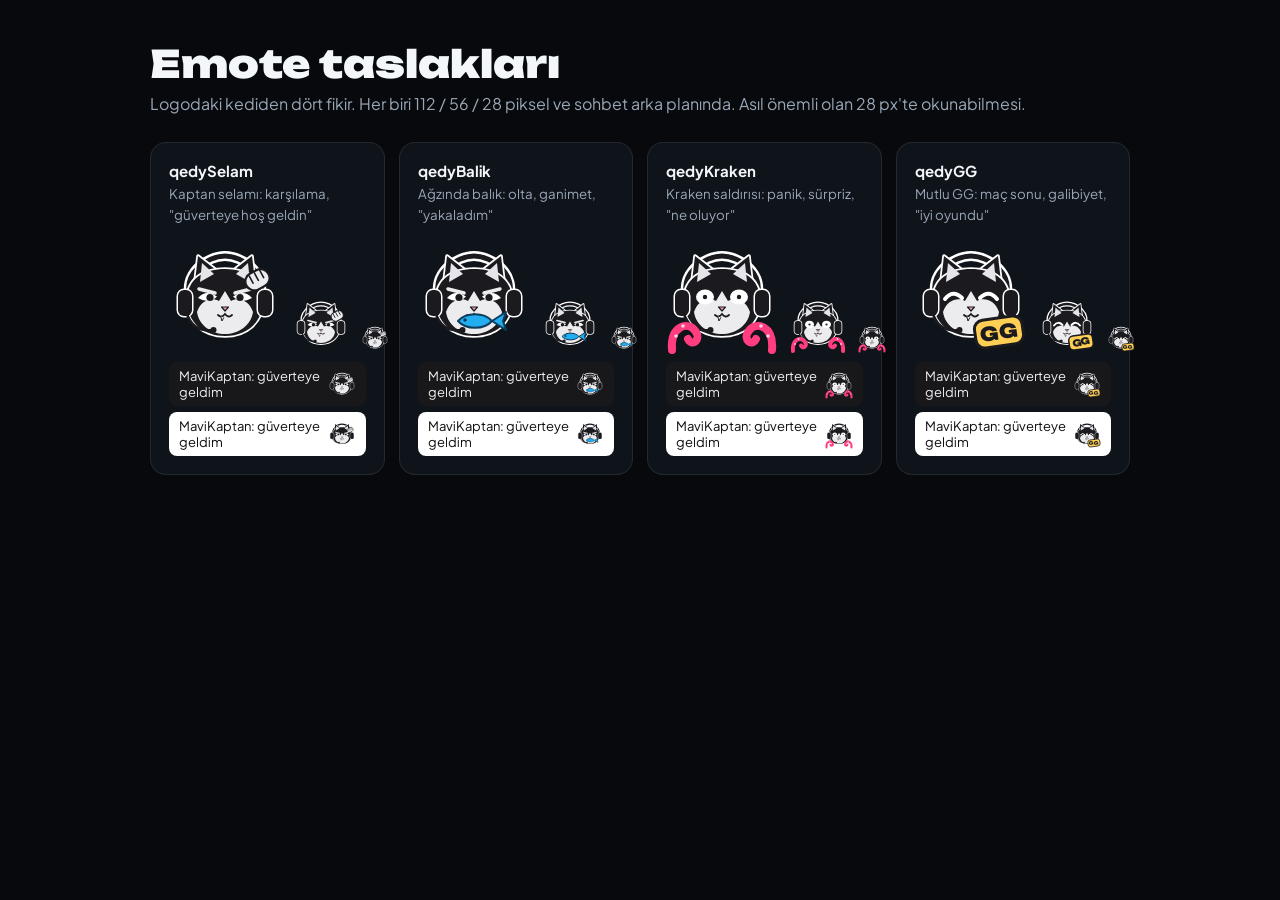
<file: social/emotes/index.html>
<!doctype html>
<!-- Emote drafts (SVG) for Twitch/Kick, based on the logo cat. Twitch wants 112/56/28 px PNGs with a transparent
     background; this page shows every draft at those sizes on dark and light chat backgrounds.
     A final version should be redrawn by a designer (or traced over) — these fix the idea and the silhouettes. -->
<html lang="tr">
<head>
<meta charset="utf-8">
<meta name="viewport" content="width=device-width, initial-scale=1">
<title>Emote Taslakları</title>
<link rel="stylesheet" href="https://fonts.googleapis.com/css2?family=Unbounded:wght@800;900&family=Plus+Jakarta+Sans:wght@500;700&display=swap">
<style>
  :root{--bg:#07090d;--surface:#0f131a;--line:rgba(245,247,250,.09);--ink:#f4f7fa;--dim:#9aa7b6}
  body{margin:0;background:var(--bg);color:var(--ink);font-family:'Plus Jakarta Sans',system-ui,sans-serif}
  main{max-width:980px;margin:0 auto;padding:40px 16px 60px}
  h1{font-family:'Unbounded',sans-serif;font-weight:900;font-size:clamp(24px,5vw,38px);margin:0 0 6px}
  p.lead{color:var(--dim);margin:0 0 28px}
  .grid{display:grid;grid-template-columns:repeat(auto-fill,minmax(210px,1fr));gap:14px}
  .card{background:var(--surface);border:1px solid var(--line);border-radius:16px;padding:18px}
  .card h2{font-size:15px;margin:0 0 2px}.card small{color:var(--dim)}
  .sizes{display:flex;align-items:flex-end;gap:12px;margin:16px 0 10px}
  .chat{display:flex;align-items:center;gap:6px;border-radius:8px;padding:6px 10px;font-size:13px}
  .chat.dark{background:#18181b;color:#efeff1}.chat.light{background:#fff;color:#0e0e10;margin-top:6px}
  svg{display:block;overflow:visible}
</style>
</head>
<body>
<svg width="0" height="0" style="position:absolute" aria-hidden="true">
  <defs>
    <!-- Head without eyes; 112×112, transparent. White outline keeps the black cat readable on dark chat. -->
    <g id="head">
      <path d="M22 60 C12 34 38 16 56 16 C74 16 100 34 90 60" fill="none" stroke="#fff" stroke-width="10" stroke-linecap="round"/>
      <path d="M22 60 C12 34 38 16 56 16 C74 16 100 34 90 60" fill="none" stroke="#1b1b1f" stroke-width="5" stroke-linecap="round"/>
      <g stroke="#fff" stroke-width="3.5" stroke-linejoin="round" paint-order="stroke">
        <path d="M25 50 L29 16 L51 33Z" fill="#1b1b1f"/><path d="M87 50 L83 16 L61 33Z" fill="#1b1b1f"/>
        <path d="M18 60 C18 38 36 29 56 29 C76 29 94 38 94 60 C94 83 77 96 56 96 C35 96 18 83 18 60Z" fill="#1b1b1f"/>
      </g>
      <path d="M31 42 L33 23 L45 34Z" fill="#e6e6ea"/><path d="M81 42 L79 23 L67 34Z" fill="#e6e6ea"/>
      <path d="M28 72 C32 60 43 57 50 61 L56 51 L62 61 C69 57 80 60 84 72 C82 86 69 94 56 94 C43 94 30 86 28 72Z" fill="#ececef"/>
      <path d="M52.5 67 L59.5 67 L56 71Z" fill="#f4a3b6" stroke="#1b1b1f" stroke-width="1.2" stroke-linejoin="round"/>
      <path d="M49 75 Q52.5 78.5 56 74 Q59.5 78.5 63 75" fill="none" stroke="#1b1b1f" stroke-width="1.8" stroke-linecap="round"/>
      <path d="M51.8 76.6 L53 81 L54.8 77.4" fill="#fff" stroke="#1b1b1f" stroke-width="1" stroke-linejoin="round"/>
      <g stroke="#fff" stroke-width="3" paint-order="stroke">
        <rect x="9" y="50" width="14" height="26" rx="6" fill="#1b1b1f"/><rect x="89" y="50" width="14" height="26" rx="6" fill="#1b1b1f"/>
      </g>
      <path d="M18 74 Q24 92 43 90" fill="none" stroke="#1b1b1f" stroke-width="2.6" stroke-linecap="round"/>
      <circle cx="44.5" cy="90" r="3" fill="#1b1b1f"/>
    </g>
    <g id="eyes">
      <path d="M29 58 Q37 49 48 56.5 Q40 64.5 29 58Z" fill="#fff"/><path d="M83 58 Q75 49 64 56.5 Q72 64.5 83 58Z" fill="#fff"/>
      <circle cx="41" cy="57.5" r="3.6" fill="#1b1b1f"/><circle cx="71" cy="57.5" r="3.6" fill="#1b1b1f"/>
      <path d="M30 49 L46 53" stroke="#ececef" stroke-width="3.4" stroke-linecap="round"/><path d="M82 49 L66 53" stroke="#ececef" stroke-width="3.4" stroke-linecap="round"/>
    </g>
    <g id="happy"><!-- closed ^^ eyes -->
      <path d="M30 59 Q38 49 47 58" fill="none" stroke="#fff" stroke-width="4" stroke-linecap="round"/>
      <path d="M65 58 Q74 49 82 59" fill="none" stroke="#fff" stroke-width="4" stroke-linecap="round"/>
    </g>
    <g id="shock"><!-- wide eyes, tiny pupils -->
      <ellipse cx="39" cy="57" rx="9" ry="7.5" fill="#fff"/><ellipse cx="73" cy="57" rx="9" ry="7.5" fill="#fff"/>
      <circle cx="39" cy="57" r="2.2" fill="#1b1b1f"/><circle cx="73" cy="57" r="2.2" fill="#1b1b1f"/>
    </g>
  </defs>
</svg>

<main>
  <h1>Emote taslakları</h1>
  <p class="lead">Logodaki kediden dört fikir. Her biri 112 / 56 / 28 piksel ve sohbet arka planında. Asıl önemli olan 28 px'te okunabilmesi.</p>
  <div class="grid" id="grid"></div>
</main>

<template id="emote-selam">
  <use href="#head"></use><use href="#eyes"></use>
  <g transform="rotate(-28 88 40)" stroke="#1b1b1f" stroke-width="2.2">
    <rect x="76" y="31" width="25" height="18" rx="9" fill="#ececef"></rect>
    <path d="M83 33 V41 M89 32.5 V41 M95 33 V41" fill="none" stroke-width="1.6" stroke-linecap="round"></path>
  </g>
</template>
<template id="emote-balik">
  <use href="#head"></use><use href="#eyes"></use>
  <g stroke="#0d3d5c" stroke-width="2" stroke-linejoin="round">
    <path d="M40 81 C48 72 66 72 74 81 C66 90 48 90 40 81Z" fill="#22aef0"></path>
    <path d="M74 81 L88 72 L85 81 L88 90Z" fill="#22aef0"></path>
  </g>
  <circle cx="47" cy="80" r="1.8" fill="#0d3d5c"></circle>
</template>
<template id="emote-kraken">
  <use href="#head"></use><use href="#shock"></use>
  <g fill="none" stroke="#ff3d7f" stroke-width="8" stroke-linecap="round">
    <path d="M6 110 C4 86 22 80 30 92 C35 100 26 107 22 99"></path><path d="M106 110 C108 86 90 80 82 92 C77 100 86 107 90 99"></path>
  </g>
  <g fill="#ffd0de"><circle cx="10" cy="96" r="1.8"></circle><circle cx="17" cy="86" r="1.8"></circle><circle cx="102" cy="96" r="1.8"></circle><circle cx="95" cy="86" r="1.8"></circle></g>
</template>
<template id="emote-gg">
  <use href="#head"></use><use href="#happy"></use>
  <g transform="rotate(-8 84 92)">
    <rect x="60" y="78" width="48" height="28" rx="9" fill="#ffce54" stroke="#1b1b1f" stroke-width="3"></rect>
    <text x="84" y="99" text-anchor="middle" font-family="Unbounded, sans-serif" font-weight="900" font-size="19" fill="#1b1b1f">GG</text>
  </g>
</template>

<script>
  const EMOTES = [
    ['selam', 'qedySelam', 'Kaptan selamı: karşılama, "güverteye hoş geldin"'],
    ['balik', 'qedyBalik', 'Ağzında balık: olta, ganimet, "yakaladım"'],
    ['kraken', 'qedyKraken', 'Kraken saldırısı: panik, sürpriz, "ne oluyor"'],
    ['gg', 'qedyGG', 'Mutlu GG: maç sonu, galibiyet, "iyi oyundu"'],
  ];
  const ns = 'http://www.w3.org/2000/svg';
  const make = (id, px) => {
    const s = document.createElementNS(ns, 'svg');
    s.setAttribute('viewBox', '0 0 112 112'); s.setAttribute('width', px); s.setAttribute('height', px);
    s.setAttribute('role', 'img'); s.innerHTML = document.getElementById('emote-' + id).innerHTML; return s;
  };
  const grid = document.getElementById('grid');
  EMOTES.forEach(([id, code, note]) => {
    const c = document.createElement('div'); c.className = 'card';
    const h = document.createElement('h2'); h.textContent = code; const sm = document.createElement('small'); sm.textContent = note;
    const sizes = document.createElement('div'); sizes.className = 'sizes'; [112, 56, 28].forEach(px => sizes.append(make(id, px)));
    const line = cls => { const d = document.createElement('div'); d.className = 'chat ' + cls; d.append('MaviKaptan: güverteye geldim', make(id, 28)); return d; };
    c.append(h, sm, sizes, line('dark'), line('light')); grid.append(c);
  });
</script>
</body>
</html>
</file>
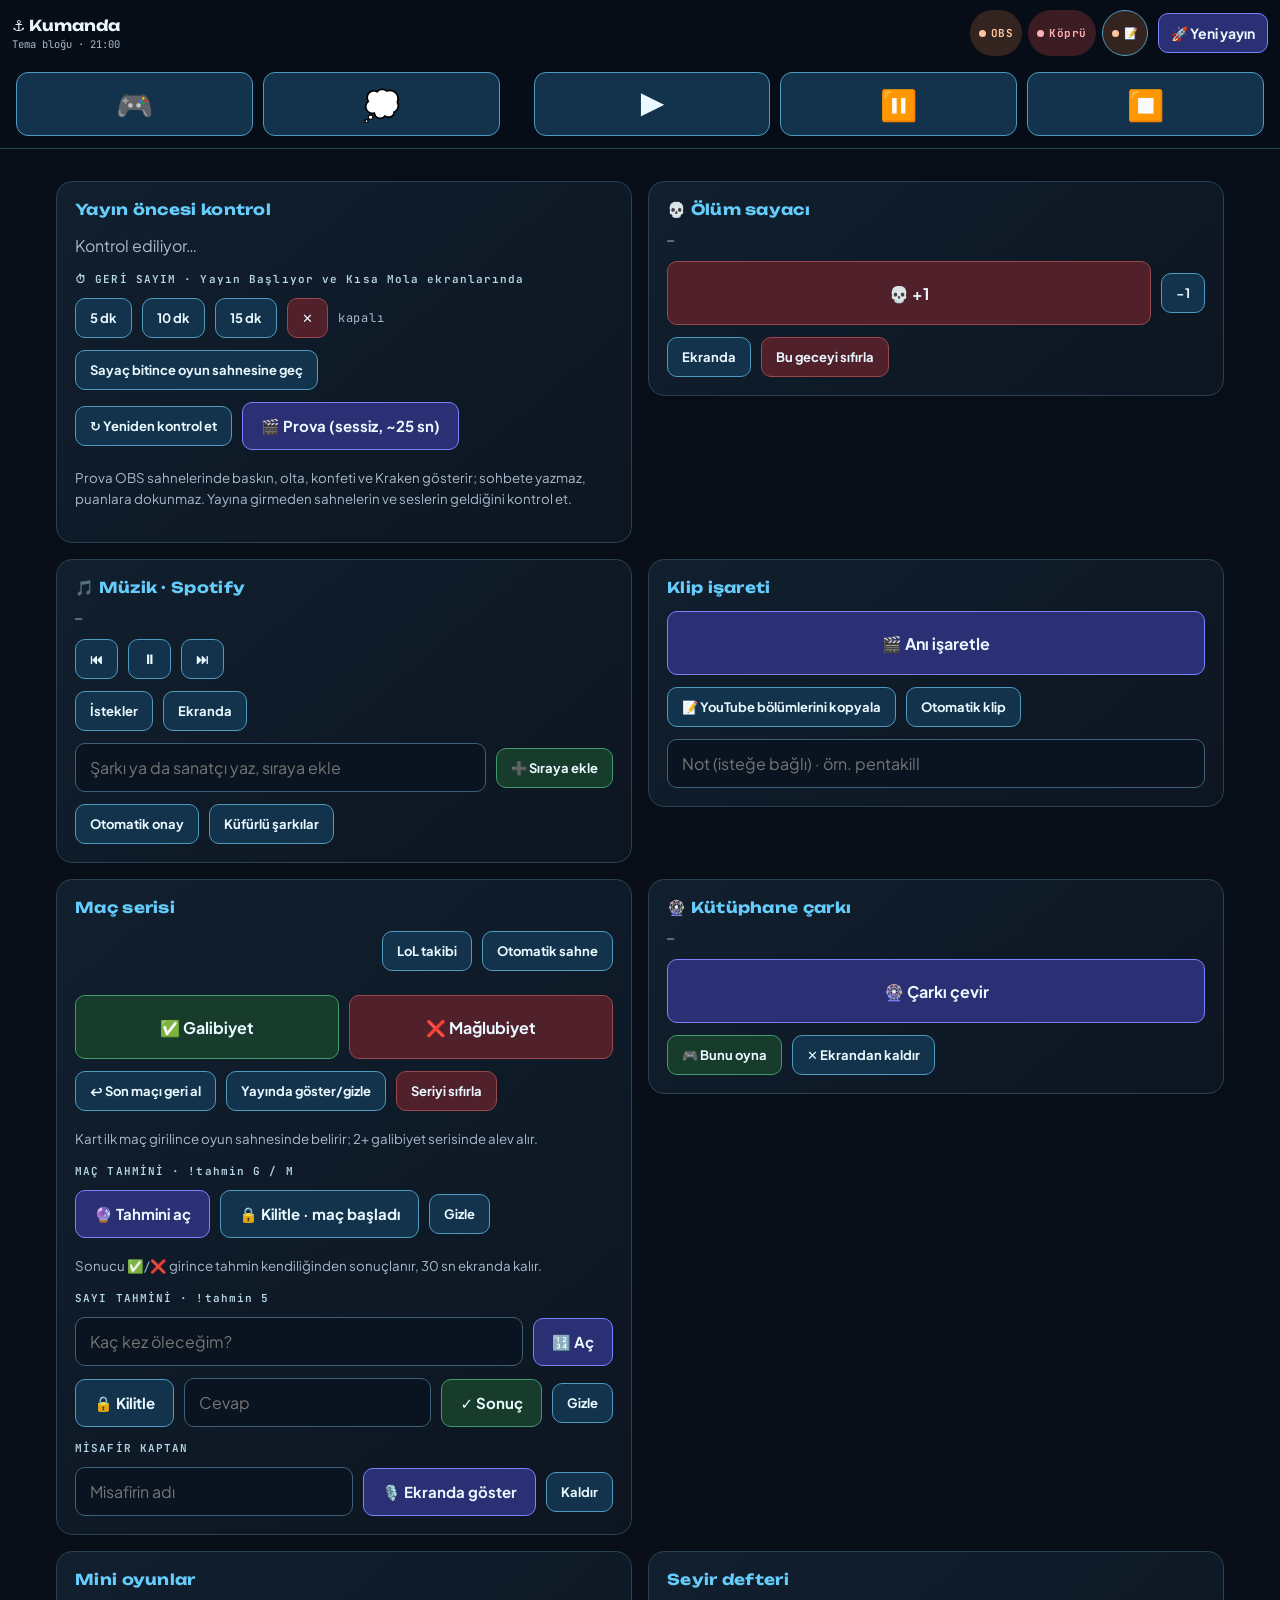
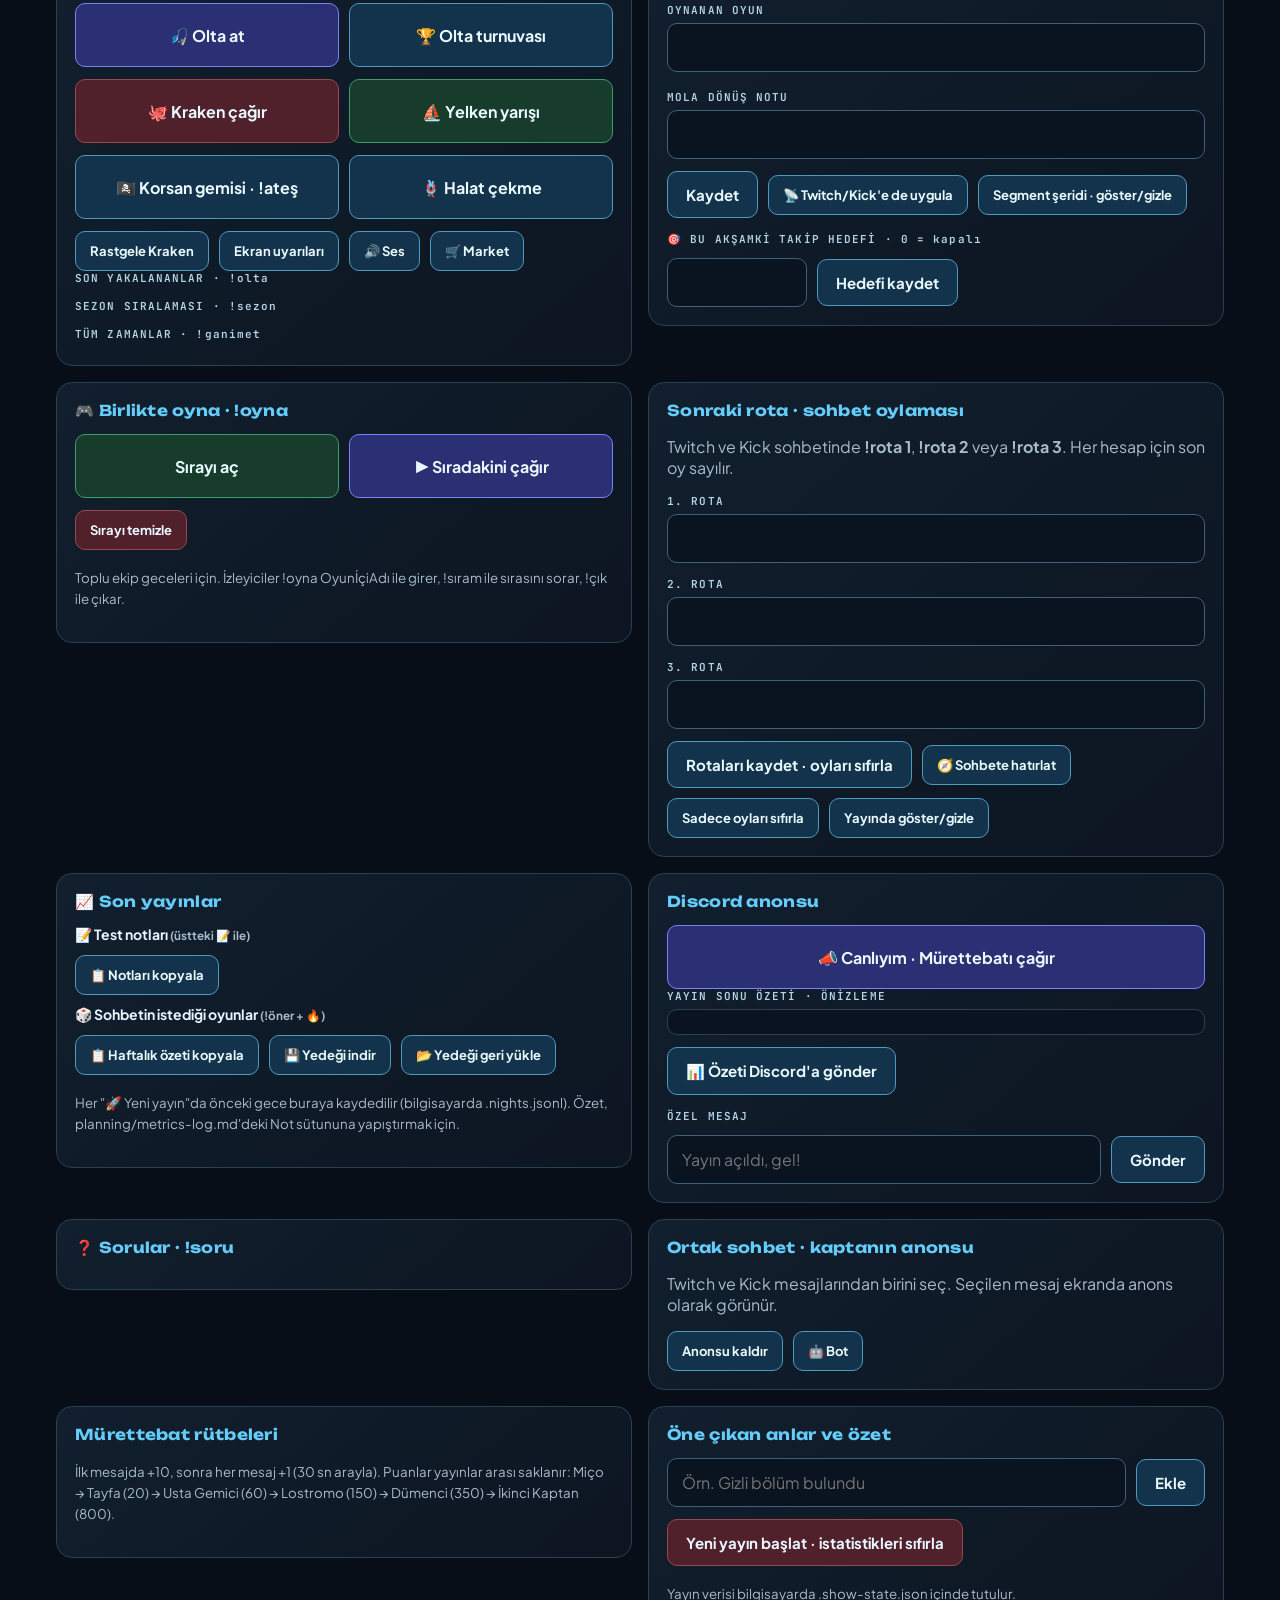
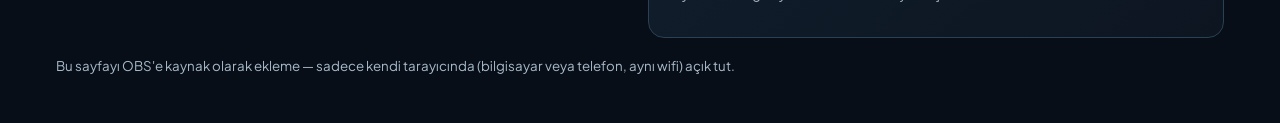
<file: obs-overlay/kumanda.html>
<!doctype html><html lang="tr"><head><meta charset="utf-8"><meta name="viewport" content="width=device-width,initial-scale=1,viewport-fit=cover"><title>Kaptan Qedy · Yayın Kumandası</title>
<link rel="preconnect" href="https://fonts.googleapis.com">
<link rel="stylesheet" href="https://fonts.googleapis.com/css2?family=Unbounded:wght@600;700;800&family=Plus+Jakarta+Sans:wght@400;500;600;700;800&family=JetBrains+Mono:wght@400;500;600&display=swap">
<style>
:root{
  --bg:#080e18; --surface:#111f2e; --surface-2:#0d1521; --line:#294152;
  --ink:#eaf5ff; --muted:#a8bbcb; --blue:#65cdfb; --twitch:#9146ff; --kick:#53fc18;
  --danger:#e0616b; --ok:#a8ffc5;
  --font-display:'Unbounded',system-ui,sans-serif;
  --font-body:'Plus Jakarta Sans',system-ui,"Segoe UI",sans-serif;
  --font-mono:'JetBrains Mono','SFMono-Regular',Consolas,monospace;
  font:16px var(--font-body); color:var(--ink); background:var(--bg);
}
*{box-sizing:border-box}
body{margin:0;padding-bottom:env(safe-area-inset-bottom,0px)}
.wrap{max-width:1200px;margin:auto;padding:16px 16px 32px}
h1{font-family:var(--font-display);font-size:22px;margin:0}
h2{font-family:var(--font-display);font-weight:700;font-size:15px;margin:0 0 14px;color:var(--blue);letter-spacing:.02em}
p,small{color:var(--muted)}

/* sticky header — topbar + scene buttons stay visible while scrolling on a phone,
   since switching scenes fast during a live show is the most time-critical action */
.sticky-head{position:sticky;top:0;z-index:20;background:rgba(8,14,24,.92);backdrop-filter:blur(10px);border-bottom:1px solid var(--line)}
/* one compact row: title + segment, status dots, new-show button */
.topbar{
  display:flex;align-items:center;gap:10px;
  padding:10px 12px 8px;padding-top:calc(10px + env(safe-area-inset-top,0px));
}
.topbar .brand{flex:1;min-width:0;display:flex;flex-direction:column;gap:2px}
.topbar h1{font-size:15px;white-space:nowrap}
.topbar .seg{font-family:var(--font-mono);font-size:10.5px;color:var(--muted);white-space:nowrap;overflow:hidden;text-overflow:ellipsis}
.conn{display:flex;gap:6px;flex:none}
.note-btn{cursor:pointer;font-size:14px;line-height:1}
.pill{
  display:flex;align-items:center;gap:5px;font-family:var(--font-mono);font-size:11px;font-weight:700;
  letter-spacing:.04em;padding:5px 9px;border-radius:100px;background:#33241f;color:#ffc49c;white-space:nowrap;
}
.pill:before{content:"";width:7px;height:7px;border-radius:50%;background:currentColor}
.pill.on{background:#173c2b;color:var(--ok)}
.pill.err{background:#3b1c22;color:#ffb0b5}
.topbar #newShow{flex:none;min-height:40px;padding:8px 12px;font-size:14px}

/* scene-switch buttons: emoji-only, one row — show scenes first, then the ▶️ ⏸️ ⏹️ trio */
.scene-bar{display:flex;gap:6px;padding:0 12px 10px}
.scene-btn{flex:1;min-height:50px;padding:6px 0;display:flex;align-items:center;justify-content:center;border-radius:12px}
.scene-btn .ic{font-size:24px;line-height:1}
.scene-btn.trio-start{margin-left:10px}
.scene-btn.on{border-color:#ff5470;background:#3a1622;box-shadow:0 0 0 2px rgba(255,84,112,.35) inset}
@media(min-width:820px){
  .scene-bar{gap:10px;padding:0 16px 12px}
  .scene-btn{min-height:64px}
  .scene-btn .ic{font-size:30px}
  .scene-btn.trio-start{margin-left:24px}
}

.grid{display:grid;grid-template-columns:1fr 1fr;gap:16px;margin-top:16px;align-items:start}
@media(max-width:820px){ .grid{grid-template-columns:1fr} }
section{border:1px solid var(--line);background:linear-gradient(140deg,var(--surface),var(--surface-2));border-radius:16px;padding:18px;min-width:0}

label{display:block;font-family:var(--font-mono);font-size:11px;font-weight:600;letter-spacing:.1em;margin:14px 0 6px;color:#b6d7e8}
label:first-of-type{margin-top:0}
input{width:100%;padding:13px 14px;border:1px solid #416077;border-radius:10px;background:#0a1420;color:#fff;font:16px var(--font-body)}
input:focus,select:focus{outline:2px solid var(--blue);outline-offset:1px}
select{width:100%;padding:13px 14px;border:1px solid #416077;border-radius:10px;background:#0a1420;color:#fff;font:600 16px var(--font-body);cursor:pointer}

/* every tappable control gets a real touch target (~44px+) */
button{
  cursor:pointer;border:1px solid #4e9bbf;border-radius:10px;padding:13px 18px;
  background:#12334b;color:#eaf9ff;font:15px var(--font-body);font-weight:700;min-height:46px;
  -webkit-tap-highlight-color:transparent;
}
button:active{background:#1d506f;transform:scale(.98)}
button.danger{border-color:#99484d;background:#50202b}
button.mini{font-size:13px;padding:10px 14px;min-height:40px}
.row{display:flex;flex-wrap:wrap;align-items:center;gap:10px;margin-top:12px}
.row input{flex:1;min-width:140px}

.chat-item{padding:12px 0;border-top:1px solid #28404f;display:flex;gap:10px;align-items:flex-start;flex-wrap:wrap}
.chat-item .main{flex:1;min-width:160px}
.chat-item p{margin:4px 0 0;color:#e2ebf2;overflow-wrap:anywhere;font-size:14.5px}
.chat-item p .emote{height:26px;width:auto;vertical-align:middle;margin:-4px 1px}
.badge{font-family:var(--font-mono);font-size:11px;font-weight:800;color:var(--blue)}
.badge.kick{color:var(--kick)}
.badge.twitch{color:var(--twitch)}
.badge.kaptan{color:#ffce54}

.metric{display:inline-flex;flex-direction:column;margin:0 18px 12px 0;color:var(--muted)}
.metric strong{font-family:var(--font-mono);color:#fff;font-size:24px;font-variant-numeric:tabular-nums}
.metric span{font-size:11px;letter-spacing:.06em;text-transform:uppercase}

.highlight{display:flex;gap:10px;align-items:center;justify-content:space-between;border-top:1px solid #28404f;padding:10px 0}
.highlight span{font-size:14.5px}

.matches{display:flex;flex-direction:column;gap:2px;margin-top:4px}
.matches button{text-align:left;background:#0a1420;border-color:#294152;font-weight:500;font-size:13.5px;padding:9px 12px;min-height:0}
.matches button:empty{display:none}
.score-summary{display:flex;flex-wrap:wrap;align-items:center;gap:10px 14px;font-family:var(--font-mono);font-size:22px;font-weight:600;font-variant-numeric:tabular-nums}
.score-summary .w{color:#5cf0a0}.score-summary .l{color:#ff3d7f}
.sdots{display:flex;gap:6px}.sdots i{width:14px;height:14px;border-radius:50%;border:1px solid #416077}.sdots i.w{background:#5cf0a0;border-color:#5cf0a0}.sdots i.l{background:#ff3d7f;border-color:#ff3d7f}
.score-streak{font-family:var(--font-mono);font-size:12px;letter-spacing:.06em;color:var(--muted);margin-top:8px}
.row .result{flex:1;min-height:64px;font-size:16px;padding:12px 10px;white-space:nowrap}
button.win{border-color:#3f9b6a;background:#173c2b}
button.live{border-color:#7a82ff;background:#2b2f73}
button:disabled{opacity:.55;cursor:default}
.summary{margin:0;padding:12px 14px;border:1px solid #294152;border-radius:10px;background:#0a1420;color:#dce8f2;font:13.5px/1.55 var(--font-body);white-space:pre-wrap;overflow-wrap:anywhere}
.mini-file span{display:inline-flex;align-items:center;min-height:40px;padding:10px 14px;border:1px solid #4e9bbf;border-radius:10px;background:#12334b;color:#eaf9ff;font:700 13px var(--font-body);cursor:pointer;letter-spacing:0}
.mini-file{margin:0}
.notice{margin:8px 0 0;font-size:13px}.notice:empty{display:none}.notice.ok{color:var(--ok)}.notice.err{color:#ffb0b5}
.mod{display:flex;gap:6px}
.mod button{padding:8px 10px;min-height:0;font-size:12px}
#topNotice{margin:0;padding:0 12px 8px}#topNotice:empty{display:none}
.health{padding:0 12px 8px;font-family:var(--font-mono);font-size:11.5px;font-weight:600;color:var(--muted);white-space:nowrap;overflow:hidden;text-overflow:ellipsis}
.health .live{color:#ff6b81}
.warn{margin:0 12px 10px;padding:10px 14px;border-radius:10px;font-weight:800;font-size:15px;text-align:center}
.warn.mic{background:#7a1022;color:#fff;border:1px solid #ff5470;animation:warnPulse 1s ease-in-out infinite}
.warn.quiet{background:#16303a;color:#cdeef7;border:1px solid #2f7f99}
.warn.ad{background:#2b1b4d;color:#e3d4ff;border:1px solid #7f5bd6}
.warn.net{background:#4a3312;color:#ffd08a;border:1px solid #c98a2e}
@keyframes warnPulse{50%{background:#a3162f}}
.care{display:flex;flex-wrap:wrap;align-items:center;gap:8px;margin:0 12px 10px;padding:9px 12px;border-radius:10px;background:#12304a;border:1px solid #2f6f99;color:#d8efff;font-size:14px;font-weight:600}
.care[hidden]{display:none}.care span{flex:1;min-width:160px}
/* phone: bottom tab bar shows one group of sections at a time; desktop shows everything */
.tabbar{display:none}
@media(max-width:819px){
  body{padding-bottom:calc(66px + env(safe-area-inset-bottom,0px))}
  .tabbar{position:fixed;left:0;right:0;bottom:0;z-index:25;display:flex;background:rgba(8,14,24,.96);backdrop-filter:blur(10px);border-top:1px solid var(--line);padding-bottom:env(safe-area-inset-bottom,0px)}
  .tabbar button{position:relative;flex:1;min-height:58px;border:0;border-radius:0;background:none;display:flex;flex-direction:column;align-items:center;justify-content:center;gap:2px;font-size:11.5px;font-weight:700;color:var(--muted)}
  .tabbar button span{font-size:20px;line-height:1}
  .tabbar button.on{color:var(--ink);box-shadow:inset 0 3px 0 var(--blue)}
  .tab-badge{position:absolute;top:6px;left:calc(50% + 8px);min-width:17px;padding:1px 5px;border-radius:9px;background:#ff3d7f;color:#fff;font-size:10.5px;font-weight:800}
  .tab-badge:empty{display:none}
  body[data-tab=live] section[data-tab]:not([data-tab=live]),body[data-tab=games] section[data-tab]:not([data-tab=games]),body[data-tab=chat] section[data-tab]:not([data-tab=chat]),body[data-tab=setup] section[data-tab]:not([data-tab=setup]){display:none}
}
dialog{border:1px solid var(--line);border-radius:16px;background:linear-gradient(140deg,var(--surface),var(--surface-2));color:var(--ink);padding:20px;width:min(520px,calc(100vw - 32px));max-height:calc(100dvh - 32px)}
dialog::backdrop{background:rgba(3,6,12,.7);backdrop-filter:blur(3px)}
dialog h2{font-size:18px}
dialog input+input{margin-top:8px}
#pinInput{font:700 28px var(--font-mono);letter-spacing:.5em;text-align:center}
#pinInput.shake{animation:shake .4s;border-color:var(--danger)}
@keyframes shake{20%,60%{transform:translateX(-8px)}40%,80%{transform:translateX(8px)}}
label.check{display:flex;align-items:center;gap:10px;margin-top:16px;font:600 15px var(--font-body);letter-spacing:0;color:var(--ink)}
label.check input{width:22px;height:22px;accent-color:#7a82ff}
</style></head><body>

<div class="sticky-head">
  <header class="topbar">
    <div class="brand"><h1>⚓ Kumanda</h1><span class="seg" id="segmentPill">—</span></div>
    <div class="conn">
      <span class="pill" id="statusObs" title="OBS bekleniyor">OBS</span>
      <span class="pill" id="statusBridge" title="Köprü bekleniyor">Bot</span>
      <button class="pill note-btn" id="testNoteBtn" title="Canlı test notu: neyin kırıldığını yaz">📝</button>
    </div>
    <button id="newShow" class="live">🚀 Yeni yayın</button>
  </header>
  <div class="health" id="healthBar"></div>
  <div class="warn mic" id="micWarn" hidden>🎙️ MİKROFON KAPALI · yayındasın!</div>
  <div class="warn net" id="netWarn" hidden></div>
  <div class="warn ad" id="adBar" hidden></div>
  <div class="warn" id="kickWarn" hidden>⚠️ Kick sohbeti kopuk: mesajlar gelmiyor · Streamer.bot → Platforms → Kick → Disconnect, sonra Connect</div>
  <div class="warn quiet" id="quietWarn" hidden>🤫 10 dakikadır sohbet sessiz · bir soru sor, 🐙 Kraken çağır ya da 🎣 olta at</div>
  <div class="care" id="care" hidden><span id="careText"></span><button id="careBreak" class="mini" hidden>⏸️ Mola ver (5 dk)</button><button id="careOk" class="mini">Tamam</button></div>
  <p class="notice" id="topNotice"></p>
  <div class="scene-bar" id="sceneBar"></div>
</div>

<dialog id="pinDlg"><form id="pinForm">
<h2>🔒 Kumanda PIN'i</h2>
<p><small>"Qedy Show Bridge" penceresinde yazan PIN. Bu cihaz bir dahaki sefere hatırlar.</small></p>
<input id="pinInput" type="password" inputmode="numeric" pattern="[0-9]*" maxlength="12" autocomplete="off">
<p class="notice err" id="pinErr"></p>
<div class="row"><button type="submit" class="result live">Gir</button></div>
</form></dialog>

<dialog id="newShowDlg"><form id="newShowForm">
<h2>🚀 Yeni yayın</h2>
<p><small>Sohbet, skor, tahmin ve istatistikler sıfırlanır; rütbe puanları kalır.</small></p>
<label for="nsGameSelect">BU AKŞAM NE OYNUYORUZ?</label><select id="nsGameSelect"></select><div id="nsOther" hidden><input id="nsGame" maxlength="80" autocomplete="off" placeholder="Kütüphanede ara · örn. Satisfactory" style="margin-top:8px"><div id="nsGameMatches" class="matches"></div></div>
<label for="nsTitle">YAYIN BAŞLIĞI · TWITCH + KICK</label><input id="nsTitle" maxlength="140">
<label class="check"><input type="checkbox" id="nsUpdateInfo" checked> Twitch ve Kick'te başlık + kategoriyi güncelle</label>
<label for="nsRoute1">ROTALAR · !rota 1 / 2 / 3</label><input id="nsRoute1" maxlength="65"><input id="nsRoute2" maxlength="65"><input id="nsRoute3" maxlength="65">
<label for="nsNote">DISCORD NOTU · İSTEĞE BAĞLI</label><input id="nsNote" maxlength="200" placeholder="örn. Bu akşam ranked tırmanışı!">
<label class="check"><input type="checkbox" id="nsAnnounce" checked> Discord'a canlı duyurusu gönder</label>
<div class="row"><button type="button" id="nsCancel" class="mini">İptal</button><button type="submit" class="result live">🚀 Başlat</button></div>
</form></dialog>

<div class="wrap">

<div class="grid">
<section data-tab="live"><h2>Yayın öncesi kontrol</h2><div id="preflight"><p>Kontrol ediliyor…</p></div><label>⏱ GERİ SAYIM · Yayın Başlıyor ve Kısa Mola ekranlarında</label><div class="row"><button class="mini cd" data-min="5">5 dk</button><button class="mini cd" data-min="10">10 dk</button><button class="mini cd" data-min="15">15 dk</button><button class="mini cd danger" data-min="0">✕</button><span class="score-streak" id="cdStatus" style="margin:0"></span></div><div class="row"><button id="toggleCdAutoScene" class="mini">Sayaç bitince oyun sahnesine geç</button></div><div class="row"><button id="runPreflight" class="mini">↻ Yeniden kontrol et</button><button id="rehearsal" class="live">🎬 Prova (sessiz, ~25 sn)</button></div><p><small>Prova OBS sahnelerinde baskın, olta, konfeti ve Kraken gösterir; sohbete yazmaz, puanlara dokunmaz. Yayına girmeden sahnelerin ve seslerin geldiğini kontrol et.</small></p></section>
<section data-tab="live"><h2>💀 Ölüm sayacı</h2><p id="deathStatus" class="score-streak" style="margin:0 0 8px">—</p><div class="row"><button id="deathPlus" class="result danger">💀 +1</button><button id="deathMinus" class="mini">−1</button></div><div class="row"><button id="toggleDeathsVisible" class="mini">Ekranda</button><button id="deathReset" class="mini danger">Bu geceyi sıfırla</button></div></section><section data-tab="live"><h2>🎵 Müzik · Spotify</h2><p id="musicNow" class="score-streak" style="margin:0 0 8px">—</p><div class="row" id="musicControls"><button class="mini" data-music="musicPrev">⏮</button><button class="mini" id="musicToggle" data-music="musicPause">⏸</button><button class="mini" data-music="musicNext">⏭</button></div><div class="row"><button id="toggleMusicOpen" class="mini">İstekler</button><button id="toggleMusicVisible" class="mini">Ekranda</button><button id="musicLogin" class="mini win" hidden>🔗 Spotify'a bağlan</button></div><div class="row"><input id="musicQuery" maxlength="100" placeholder="Şarkı ya da sanatçı yaz, sıraya ekle" autocomplete="off"><button id="musicAdd" class="mini win">➕ Sıraya ekle</button></div><div class="row"><button id="toggleMusicAuto" class="mini">Otomatik onay</button><button id="toggleMusicExplicit" class="mini">Küfürlü şarkılar</button></div><div id="musicRequests"></div><div id="musicNext"></div></section><section data-tab="live"><h2>Klip işareti</h2><div class="row"><button id="addMarker" class="result live">🎬 Anı işaretle</button></div><div class="row"><button id="copyChapters" class="mini">📝 YouTube bölümlerini kopyala</button><button id="toggleAutoClip" class="mini">Otomatik klip</button></div><div class="row"><input id="markerNote" maxlength="80" placeholder="Not (isteğe bağlı) · örn. pentakill"></div><p class="notice" id="markerNotice"></p><div id="markers"></div></section>
<section data-tab="live"><h2>Maç serisi</h2><div class="row" style="margin:0 0 12px"><span class="score-streak" id="lolStatus" style="margin:0;flex:1"></span><button id="toggleLolAuto" class="mini">LoL takibi</button><button id="toggleLolScenes" class="mini">Otomatik sahne</button></div><div class="score-summary" id="scoreSummary"></div><div class="score-streak" id="scoreStreak"></div><div class="row"><button id="addWin" class="result win">✅ Galibiyet</button><button id="addLoss" class="result danger">❌ Mağlubiyet</button></div><div class="row"><button id="undoMatch" class="mini">↩ Son maçı geri al</button><button id="toggleScoreVisible" class="mini">Yayında göster/gizle</button><button id="resetMatches" class="mini danger">Seriyi sıfırla</button></div><p><small>Kart ilk maç girilince oyun sahnesinde belirir; 2+ galibiyet serisinde alev alır.</small></p><label>MAÇ TAHMİNİ · !tahmin G / M</label><div class="score-streak" id="predictStatus"></div><div class="row"><button id="predictOpen" class="live">🔮 Tahmini aç</button><button id="predictLock">🔒 Kilitle · maç başladı</button><button id="predictClear" class="mini">Gizle</button></div><p><small>Sonucu ✅/❌ girince tahmin kendiliğinden sonuçlanır, 30 sn ekranda kalır.</small></p><label>SAYI TAHMİNİ · !tahmin 5</label><div class="score-streak" id="guessStatus"></div><div class="row"><input id="guessQuestion" placeholder="Kaç kez öleceğim?" maxlength="80"><button id="guessOpen" class="live">🔢 Aç</button></div><div class="row"><button id="guessLock">🔒 Kilitle</button><input id="guessAnswer" type="number" min="0" inputmode="numeric" placeholder="Cevap"><button id="guessAnswerBtn" class="win">✓ Sonuç</button><button id="guessClear" class="mini">Gizle</button></div><label>MİSAFİR KAPTAN</label><div class="row"><input id="guestName" placeholder="Misafirin adı" maxlength="40"><button id="guestSet" class="live">🎙️ Ekranda göster</button><button id="guestClear" class="mini">Kaldır</button></div></section>
<section data-tab="games"><h2>🎡 Kütüphane çarkı</h2><p id="wheelStatus" class="score-streak" style="margin:0 0 8px">—</p><div class="row"><button id="wheelSpin" class="result live">🎡 Çarkı çevir</button></div><div class="row"><button id="wheelPlay" class="mini win">🎮 Bunu oyna</button><button id="wheelClose" class="mini">✕ Ekrandan kaldır</button></div></section><section data-tab="games"><h2>Mini oyunlar</h2><div class="row"><button id="fishCast" class="result live">🎣 Olta at</button><button id="cupBtn" class="result">🏆 Olta turnuvası</button></div><div class="row"><button id="krakenBtn" class="result danger">🐙 Kraken çağır</button><button id="raceBtn" class="result win">⛵ Yelken yarışı</button></div><div class="row"><button id="pirateBtn" class="result">🏴‍☠️ Korsan gemisi · !ateş</button><button id="tugBtn" class="result">🪢 Halat çekme</button></div><div class="score-streak" id="gameStatus"></div><div class="row"><button id="toggleKrakenRandom" class="mini">Rastgele Kraken</button><button id="toggleAlerts" class="mini">Ekran uyarıları</button><button id="toggleSfx" class="mini">🔊 Ses</button><button id="toggleMarket" class="mini">🛒 Market</button></div><label>SON YAKALANANLAR · !olta</label><div id="catches"></div><label id="seasonLabel">SEZON SIRALAMASI · !sezon</label><div id="seasonLoot"></div><label>TÜM ZAMANLAR · !ganimet</label><div id="topLoot"></div></section>
<section data-tab="setup"><h2>Seyir defteri</h2><label for="game">OYNANAN OYUN</label><input id="game" maxlength="80" autocomplete="off"><div id="gameMatches" class="matches"></div><label for="returnMessage">MOLA DÖNÜŞ NOTU</label><input id="returnMessage" maxlength="100"><div class="row"><button id="saveDetails">Kaydet</button><button id="pushInfo" class="mini">📡 Twitch/Kick'e de uygula</button><button id="toggleSegmentVisible" class="mini">Segment şeridi · göster/gizle</button></div><label for="goalTarget">🎯 BU AKŞAMKİ TAKİP HEDEFİ · 0 = kapalı</label><div class="row"><input id="goalTarget" type="number" min="0" max="999" inputmode="numeric" style="max-width:120px"><button id="saveGoal">Hedefi kaydet</button><span class="score-streak" id="goalStatus" style="margin:0"></span></div></section>
<section data-tab="games"><h2>🎮 Birlikte oyna · !oyna</h2><div class="row"><button id="queueToggle" class="result win">Sırayı aç</button><button id="queueNext" class="result live">▶ Sıradakini çağır</button></div><div class="score-streak" id="queueStatus"></div><div id="playQueue"></div><div class="row"><button id="queueClear" class="mini danger">Sırayı temizle</button></div><p><small>Toplu ekip geceleri için. İzleyiciler !oyna OyunİçiAdı ile girer, !sıram ile sırasını sorar, !çık ile çıkar.</small></p></section>
<section data-tab="games"><h2>Sonraki rota · sohbet oylaması</h2><p>Twitch ve Kick sohbetinde <b>!rota 1</b>, <b>!rota 2</b> veya <b>!rota 3</b>. Her hesap için son oy sayılır.</p><label for="route1">1. ROTA</label><input id="route1" maxlength="65"><label for="route2">2. ROTA</label><input id="route2" maxlength="65"><label for="route3">3. ROTA</label><input id="route3" maxlength="65"><div class="row"><button id="saveRoutes">Rotaları kaydet · oyları sıfırla</button><button id="announceRoutes" class="mini">🧭 Sohbete hatırlat</button><button id="resetVotes" class="mini">Sadece oyları sıfırla</button><button id="toggleRoutesVisible" class="mini">Yayında göster/gizle</button></div><div id="votes"></div></section>
<section data-tab="setup"><h2>📈 Son yayınlar</h2><div id="nights"></div><h3 style="margin:10px 0 4px;font-size:14px">📝 Test notları <small>(üstteki 📝 ile)</small></h3><div id="testNotes"></div><div class="row"><button id="copyNotes" class="mini">📋 Notları kopyala</button></div><h3 style="margin:10px 0 4px;font-size:14px">🎲 Sohbetin istediği oyunlar <small>(!öner + 🔥)</small></h3><div id="wishlist"></div><div class="row"><button id="copyWeek" class="mini">📋 Haftalık özeti kopyala</button><button id="exportData" class="mini">💾 Yedeği indir</button><label class="mini-file"><input type="file" id="importData" accept=".json,application/json" hidden><span>📂 Yedeği geri yükle</span></label></div><p><small>Her "🚀 Yeni yayın"da önceki gece buraya kaydedilir (bilgisayarda .nights.jsonl). Özet, planning/metrics-log.md'deki Not sütununa yapıştırmak için.</small></p></section>
<section data-tab="setup"><h2>Discord anonsu</h2><div class="row"><button id="discordLive" class="result live">📣 Canlıyım · Mürettebatı çağır</button></div><p class="notice" id="discordNotice"></p><label>YAYIN SONU ÖZETİ · ÖNİZLEME</label><pre class="summary" id="summaryPreview"></pre><div class="row"><button id="discordSummary">📊 Özeti Discord'a gönder</button></div><label for="discordText">ÖZEL MESAJ</label><div class="row"><input id="discordText" maxlength="500" placeholder="Yayın açıldı, gel!"><button id="discordSend">Gönder</button></div></section>
<section data-tab="live"><h2>❓ Sorular · !soru</h2><div id="questions"></div></section>
<section data-tab="chat"><h2>Ortak sohbet · kaptanın anonsu</h2><p>Twitch ve Kick mesajlarından birini seç. Seçilen mesaj ekranda anons olarak görünür.</p><div class="row"><button id="clearSpotlight" class="mini">Anonsu kaldır</button><button id="toggleBotChat" class="mini">🤖 Bot</button></div><div id="chat"></div></section>
<section data-tab="chat"><h2>Mürettebat rütbeleri</h2><p><small>İlk mesajda +10, sonra her mesaj +1 (30 sn arayla). Puanlar yayınlar arası saklanır: Miço → Tayfa (20) → Usta Gemici (60) → Lostromo (150) → Dümenci (350) → İkinci Kaptan (800).</small></p><div id="topCrew"></div></section>
<section data-tab="live"><h2>Öne çıkan anlar ve özet</h2><div class="row"><input id="highlight" maxlength="100" placeholder="Örn. Gizli bölüm bulundu"><button id="addHighlight">Ekle</button></div><div id="highlights"></div><div id="metrics"></div><div class="row"><button id="resetShow" class="danger">Yeni yayın başlat · istatistikleri sıfırla</button></div><p><small>Yayın verisi bilgisayarda .show-state.json içinde tutulur.</small></p></section>
</div>
<p><small>Bu sayfayı OBS'e kaynak olarak ekleme — sadece kendi tarayıcında (bilgisayar veya telefon, aynı wifi) açık tut.</small></p>
</div>

<nav class="tabbar" id="tabbar"><button data-tab="live"><span>🎬</span>Canlı<b class="tab-badge" id="badgeLive"></b></button><button data-tab="games"><span>🎮</span>Oyunlar</button><button data-tab="chat"><span>💬</span>Sohbet</button><button data-tab="setup"><span>⚙️</span>Ayarlar</button></nav>
<script src="emotes.js"></script>
<script>
(()=>{'use strict';let socket,state,initialized=false;const $=id=>document.getElementById(id);const send=body=>{if(socket?.readyState===1)socket.send(JSON.stringify(body))};const el=(tag,text,cls)=>{const n=document.createElement(tag);n.textContent=text;n.className=cls||'';return n};function render(s){state=s;if(!initialized){$('game').value=s.game||'';$('returnMessage').value=s.returnMessage||'';(s.routes||[]).forEach((v,i)=>{$('route'+(i+1)).value=v});initialized=true}const votes=$('votes');votes.replaceChildren();(s.routes||[]).forEach((r,i)=>votes.append(el('p',`${i+1}. ${r} · ${(s.voteCounts||[])[i]||0} oy`)));const rv=$('toggleRoutesVisible');rv.textContent=s.routesVisible===false?'Yayında gizli · göster':'Yayında görünür · gizle';rv.classList.toggle('danger',s.routesVisible===false);const chat=$('chat');chat.replaceChildren();(s.chat||[]).slice(-15).reverse().forEach(m=>{const row=el('div','','chat-item'),main=el('div','','main'),_k=`${m.platform}:${String(m.name).toLowerCase()}`,_st=(s.crew||[]).find(c=>`${c.platform}:${String(c.name).toLowerCase()}`===_k)?.streak||0,meta=el('div',m.platform.toUpperCase()+' · '+m.name+((s.firstTimers||[]).includes(_k)?' · ✨ YENİ':'')+(_st>=2?` · 🔥${_st}`:''),'badge '+m.platform),body=el('p',m.text),_e=m.parts&&window.qedyEmotes?qedyEmotes.render(body,m.parts,300):0,spot=el('button','Anons yap','mini'),mod=el('div','','mod'),gift=el('button','🎁','mini win'),shout=el('button','📣','mini'),timeout=el('button','⏱','mini danger'),ban=el('button','⛔','mini danger');gift.title='10 ganimet hediye et';gift.onclick=()=>send({action:'giveLoot',platform:m.platform,name:m.name});spot.onclick=()=>send({action:'spotlight',id:m.id});timeout.title='Timeout';timeout.onclick=()=>send({action:'modAction',platform:m.platform,name:m.name,type:'timeout'});ban.title='Ban';ban.onclick=()=>send({action:'modAction',platform:m.platform,name:m.name,type:'ban'});shout.title='Kanalını tanıt (shoutout)';shout.onclick=()=>send({action:'shoutout',platform:m.platform,name:m.name});mod.append(gift,shout,timeout,ban);main.append(meta,body);row.append(main,spot,mod);chat.append(row)});const highlights=$('highlights');highlights.replaceChildren();(s.highlights||[]).forEach((h,i)=>{const row=el('div','','highlight'),button=el('button','Sil','mini');button.onclick=()=>send({action:'removeHighlight',index:i});row.append(el('span',h),button);highlights.append(row)});const t=s.stats?.twitch||{},k=s.stats?.kick||{};const metrics=$('metrics');metrics.replaceChildren();[['Aktif sohbet (10 dk)',s.activeChatters],['Twitch mesaj',t.chat],['Kick mesaj',k.chat],['Takip',(t.follow||0)+(k.follow||0)],['Abonelik',(t.sub||0)+(k.sub||0)],['Bit',t.bits],['Kicks',k.kicks]].forEach(([label,value])=>{const box=el('div','','metric');box.append(el('strong',String(value||0)),el('span',label));metrics.append(box)});const m=s.matches||[],w=m.filter(x=>x==='W').length,last=m[m.length-1];let streak=0;for(let i=m.length-1;i>=0&&m[i]===last;i--)streak++;const sum=$('scoreSummary');sum.replaceChildren(el('span',w+'G','w'),el('span',(m.length-w)+'M','l'));const dots=el('span','','sdots'),recent=m.slice(-5);for(let i=0;i<5;i++){const r=recent[i-(5-recent.length)];dots.append(el('i','',r?(r==='W'?'w':'l'):''))}sum.append(dots);$('scoreStreak').textContent=!m.length?'Henüz maç yok':last==='W'&&streak>=2?`🔥 ${streak} galibiyet serisi · yayında alev açık`:`Son maç: ${last==='W'?'galibiyet':'mağlubiyet'}${streak>=2?` · ${streak} üst üste`:''}`;const p=s.prediction||{status:'off'},pw=p.w||0,pl=p.l||0;$('predictStatus').textContent=({off:'Kapalı',open:`Açık · ${pw} G / ${pl} M`,locked:`Kilitli · ${pw} G / ${pl} M`,done:`Sonuçlandı (${p.result==='W'?'galibiyet':'mağlubiyet'}) · ${pw} G / ${pl} M`})[p.status]||'';$('predictLock').disabled=p.status!=='open';$('summaryPreview').textContent=s.summaryText||'';const mk=$('markers');mk.replaceChildren();(s.markers||[]).map((x,i)=>[x,i]).reverse().forEach(([x,i])=>{const row=el('div','','highlight'),b=el('button','Sil','mini');b.onclick=()=>send({action:'removeMarker',index:i});row.append(el('span',`${x.auto?'🤖 ':''}${x.vod?'⏱ '+x.vod:'🕘 '+x.time} · ${x.note||'işaret'}`),b);mk.append(row)});const tc=$('topCrew');tc.replaceChildren();(s.topCrew||[]).forEach((c,i)=>{const row=el('div','','highlight'),left=el('span','');left.append(el('b',`${i+1}. `),el('span',c.name+' ','badge '+c.platform),document.createTextNode(c.rank));row.append(left,el('span',`${c.points} puan · ${c.streams} yayın`,'badge'));tc.append(row)});if(!(s.topCrew||[]).length)tc.append(el('p','Henüz kimse yok — sohbete yazan herkes burada birikecek.'));const sg=$('toggleSegmentVisible');sg.textContent=s.segmentVisible===false?'Segment şeridi gizli · göster':'Segment şeridi görünür · gizle';sg.classList.toggle('danger',s.segmentVisible===false);const lg=s.lolGame,ls=$('lolStatus');ls.textContent=s.lolAuto===false?'🤖 LoL otomatik takip kapalı':!lg?'🤖 LoL otomatik · maç bekleniyor':lg.skip?(lg.mode==='TFT'?'🤖 TFT maçı · sonucu elle gir':'🤖 İzleyici/antrenman modu · sayılmıyor'):lg.done?'🤖 Maç bitti · sonuç girildi':`🤖 Maçta · ${lg.minute}. dk${lg.minute<3?' · tahmin açık':''}`;const lsc=$('toggleLolScenes');lsc.textContent=s.lolScenes===false?'🎬 Maçta otomatik sahne kapalı':'🎬 Maç başlayınca oyun, bitince sohbet sahnesi';lsc.classList.toggle('danger',s.lolScenes===false);$('toggleLolAuto').textContent=s.lolAuto===false?'Otomatiği aç':'Otomatiği kapat';const kr=s.kraken,rc=s.race,krOn=kr&&kr.status==='active',rcOn=rc&&(rc.status==='join'||rc.status==='race');$('guestSet').textContent=s.guest?'🎙️ Ekranda: '+s.guest:'🎙️ Ekranda göster';const gs=s.guess;$('guessStatus').textContent=!gs?'Kapalı':gs.status==='open'?'Açık · '+Object.keys(gs.votes||{}).length+' tahmin · '+gs.question:gs.status==='locked'?'Kilitli · '+Object.keys(gs.votes||{}).length+' tahmin':'Cevap '+gs.answer+((gs.winners||[]).length?' · kazanan: '+gs.winners.join(', '):'');$('guessLock').disabled=!gs||gs.status!=='open';$('guessAnswerBtn').disabled=!gs||gs.status==='done';const cupOn=s.fishCup&&s.fishCup.status==='active';$('cupBtn').textContent=cupOn?'🏆 Turnuvayı şimdi bitir':'🏆 Olta turnuvası (5 dk)';$('cupBtn').classList.toggle('live',!!cupOn);const tg=s.tug,tgOn=tg&&tg.status==='active';$('tugBtn').textContent=tgOn?`🪢 İptal · ${tg.twitch}–${tg.kick}`:'🪢 Halat çekme';$('tugBtn').disabled=!tgOn&&!!(s.kraken||s.race||s.pirate||tg);const pr=s.pirate,prOn=pr&&pr.status==='active';$('pirateBtn').textContent=prOn?'🏴‍☠️ Korsanları kaçır':'🏴‍☠️ Korsan gemisi · !ateş';$('pirateBtn').disabled=!prOn&&!!(kr||rc||pr);const prText=!pr?'':prOn?`🏴‍☠️ Korsan: ${pr.hp}/${pr.max} delik · ${Object.keys(pr.hits||{}).length} topçu`:pr.status==='sunk'?`🏴‍☠️ Korsan gemisi battı · son top ${pr.sinker}`:'🏴‍☠️ Korsanlar kaçtı';$('krakenBtn').textContent=krOn?'🐙 Krakeni kaçır':'🐙 Kraken çağır';$('krakenBtn').disabled=!krOn&&!!(rcOn||kr);$('raceBtn').textContent=rcOn?'⛵ Yarışı iptal et':'⛵ Yelken yarışı';$('raceBtn').disabled=!rcOn&&!!(krOn||rc);$('gameStatus').textContent=prText||(krOn?`🐙 Kraken: ${kr.hp}/${kr.max} can · ${Object.keys(kr.hits||{}).length} saldıran`:kr?(kr.status==='won'?`🐙 Kraken yenildi · son vuruş ${kr.killer}`:'🐙 Kraken kaçtı'):rc&&rc.status==='join'?`⛵ Katılım sürüyor · ${rc.boats.length} gemi`:rc&&rc.status==='race'?'⛵ Yarış sürüyor':rc?'⛵ Yarış bitti':'Şu an etkinlik yok');const h=s.health,hb=$('healthBar');hb.replaceChildren();if(!h)hb.textContent='OBS bağlı değil';else if(!h.live)hb.textContent='⚫ Yayında değil'+(h.mic?` · mikrofon: ${h.mic}${h.micMuted?' (kapalı)':''}`:'');else{hb.append(el('span',`🔴 CANLI ${h.time}`,'live'),document.createTextNode(`${h.kbps!=null?` · ${(h.kbps/1000).toFixed(1)} Mbps`:''}${h.drop!=null?` · kayıp %${h.drop}`:''}${h.rec===false?' · ⚠️ kayıt kapalı':h.rec?' · ⏺ kayıt':''}`))}$('micWarn').hidden=!(h&&h.live&&h.micMuted);const nw=$('netWarn'),bad=h&&h.live&&((h.drop||0)>=1||h.congestion>=0.5);nw.hidden=!bad;if(bad)nw.textContent=`📶 Bağlantı zorlanıyor · kayıp %${h.drop??0}`;nw.title="Son 1 dakikada atılan kare oranı";const qs=$('questions');qs.replaceChildren();(s.questions||[]).forEach(q=>{const row=el('div','','chat-item'),main=el('div','','main'),meta=el('div',q.platform.toUpperCase()+' · '+q.name,'badge '+q.platform),body=el('p',q.text),on=s.spotlight&&s.spotlight.id===q.id,show=el('button',on?'📺 Ekranda':'📺 Göster','mini'+(on?' live':'')),done=el('button','✓ Cevaplandı','mini win');if(window.qedyEmotes&&q.parts)qedyEmotes.render(body,q.parts,200);show.onclick=()=>send(on?{action:'clearSpotlight'}:{action:'questionShow',id:q.id});done.onclick=()=>send({action:'questionDone',id:q.id});main.append(meta,body);row.append(main,show,done);qs.append(row)});if(!(s.questions||[]).length)qs.append(el('p','Henüz soru yok — sohbet !soru ile sorabilir.'));document.querySelectorAll('.scene-btn').forEach(b=>b.classList.toggle('on',!!s.scene&&b.dataset.scene===s.scene));const mk2=$('toggleMarket');mk2.textContent=s.market===false?'🛒 Market kapalı · aç':'🛒 Market açık · kapat';mk2.classList.toggle('danger',s.market===false);$('badgeLive').textContent=(s.questions||[]).length||'';const gl=s.goal||{},fol=((s.stats?.twitch||{}).follow||0)+((s.stats?.kick||{}).follow||0);$('goalStatus').textContent=gl.target?`${Math.min(fol,gl.target)}/${gl.target}${gl.reached?' ✅':''}`:'kapalı';if(document.activeElement!==$('goalTarget'))$('goalTarget').value=gl.target||'';const nb=$('nights');nb.replaceChildren();(s.nights||[]).slice(-7).reverse().forEach(n=>{const row=el('div','','highlight');row.append(el('span',`${n.date.slice(5).replace('-','.')} · ${n.game||'—'}`),el('small',`💬${n.chat} 👋${n.follows} ⭐${n.subs}${n.wins+n.losses?` 🏆${n.wins}-${n.losses}`:''}${n.raids?` 🏴‍☠️${n.raids}`:''}`));nb.append(row)});if(!(s.nights||[]).length)nb.append(el('p','Henüz kayıtlı yayın yok — ilk "Yeni yayın"dan sonra dolmaya başlar.'));const mu=s.music;$('musicNow').textContent=!mu?'Spotify ayarlı değil (show-config.local.json > spotify.clientId)':!mu.linked?'Spotify bağlı değil · bu bilgisayardan bağlan':mu.playing&&mu.title?`▶ ${mu.title} — ${mu.artist}${mu.by?' · istek: '+mu.by.name:''}`:(mu.title?`⏸ ${mu.title} — ${mu.artist}`:'Şu an çalmıyor');$('musicLogin').hidden=!(mu&&!mu.linked);$('musicControls').hidden=!(mu&&mu.linked);const mt=$('musicToggle');mt.textContent=mu&&mu.playing?'⏸':'▶';mt.dataset.music=mu&&mu.playing?'musicPause':'musicPlay';const mo=$('toggleMusicOpen');mo.textContent=s.musicOpen?'🎟 İstekler açık · kapat':'🎟 İstekler kapalı · aç';mo.classList.toggle('live',!!s.musicOpen);mo.disabled=!(mu&&mu.linked);const ma=$('toggleMusicAuto');ma.textContent=s.musicAuto?'⚡ Otomatik onay açık · istekler direkt sıraya':'✋ İstekler senin onayınla · otomatik yap';ma.classList.toggle('live',!!s.musicAuto);ma.disabled=!(mu&&mu.linked);const mx=$('toggleMusicExplicit');mx.textContent=s.musicExplicit===false?'🔞 Küfürlü şarkılar engelli · serbest bırak':'🔞 Küfürlü şarkılar serbest · engelle';mx.classList.toggle('danger',s.musicExplicit===false);mx.disabled=!(mu&&mu.linked);const mn=$('musicNext');mn.replaceChildren();if(mu&&(mu.next||[]).length){mn.append(el('p','SIRADA','score-streak'));mu.next.forEach((x,i)=>mn.append(el('div',`${i+1}. ${x.title} — ${x.artist}${x.by?' · 🎟 '+x.by:''}`,'highlight')))}const mv=$('toggleMusicVisible');mv.textContent=s.musicVisible===false?'Ekranda gizli · göster':'Ekranda görünür · gizle';mv.classList.toggle('danger',s.musicVisible===false);const mr=$('musicRequests');mr.replaceChildren();(s.musicRequests||[]).forEach(r=>{const row=el('div','','highlight'),left=el('span','');left.append(el('span',r.name+' ','badge '+r.platform),document.createTextNode(`${r.title} — ${r.artist}`));const b=el('div','','mod'),ok=el('button','✓','mini win'),no=el('button','✕','mini danger');ok.title='Sıraya ekle';ok.onclick=()=>send({action:'musicApprove',id:r.id});no.onclick=()=>send({action:'musicReject',id:r.id});b.append(ok,no);row.append(left,b);mr.append(row)});if(s.musicOpen&&!(s.musicRequests||[]).length)mr.append(el('p','İstek yok — sohbet !şarkı <isim> yazar, sen ✓ ile sıraya eklersin.'));$('deathStatus').textContent=`Bu gece ${s.deaths||0}${(s.deathTotal||0)>(s.deaths||0)?` · ${s.game} toplamı ${s.deathTotal}`:''} · kısayol AltGr + . + ,`;const dv=$('toggleDeathsVisible');dv.textContent=s.deathsVisible===false?'Ekranda gizli · göster':'Ekranda görünür · gizle';dv.classList.toggle('danger',s.deathsVisible===false);const wh=s.wheel;$('wheelStatus').textContent=wh&&wh.status==='spinning'?'🎡 Dönüyor…':wh&&wh.status==='done'?`🎯 Çark durdu: ${wh.winner}`:s.wheelLast?`Son seçim: ${s.wheelLast}${s.game===s.wheelLast?' · şu an oynanıyor':''}`:'Kütüphaneden 12 oyun (sohbetin 🔥 istekleri garantili) · kazananı oynarsın';$('wheelSpin').disabled=!!(wh&&wh.status==='spinning');$('wheelPlay').disabled=!s.wheelLast||s.game===s.wheelLast;$('wheelClose').disabled=!wh;const tn=$('testNotes');tn.replaceChildren();(s.testNotes||[]).map((x,i)=>[x,i]).reverse().forEach(([x,i])=>{const row=el('div','','highlight'),rm=el('button','✕','mini danger');rm.onclick=()=>send({action:'testNoteRemove',index:i});row.append(el('span',`${x.at}${x.vod?' · ⏱ '+x.vod:''} · ${x.text}`),rm);tn.append(row)});if(!(s.testNotes||[]).length)tn.append(el('p','Henüz not yok — yayında garip bir şey olursa üstteki 📝 ile yaz.'));const wl=$('wishlist');wl.replaceChildren();(s.wishlist||[]).forEach(w=>{const row=el('div','','highlight'),rm=el('button','✕','mini danger');rm.onclick=()=>send({action:'wishRemove',name:w.name});row.append(el('span',`${w.name} · 🔥${w.votes}`),rm);wl.append(row)});if(!(s.wishlist||[]).length)wl.append(el('p','Henüz yok — sohbet !öner yazıp 🔥 ile oy verince burada birikir.'));const pq=s.playQueue||[],qOpen=!!s.playQueueOpen;$('queueToggle').textContent=qOpen?'⏹ Sırayı kapat':'🎮 Sırayı aç';$('queueToggle').classList.toggle('danger',qOpen);$('queueToggle').classList.toggle('win',!qOpen);$('queueNext').disabled=!pq.length;$('queueStatus').textContent=(qOpen?'Açık':'Kapalı')+` · sırada ${pq.length} kişi`+(s.playCalled?` · son çağrılan: ${s.playCalled.name}${s.playCalled.ign?' ('+s.playCalled.ign+')':''}`:'');const pql=$('playQueue');pql.replaceChildren();pq.forEach((x,i)=>{const row=el('div','','highlight'),left=el('span','');left.append(el('b',`${i+1}. `),el('span',x.name+' ','badge '+x.platform),document.createTextNode(x.ign?`· ${x.ign}`:''));const btns=el('div','','mod'),call=el('button','▶','mini live'),rm=el('button','✕','mini danger');call.title='Çağır';rm.title='Sıradan çıkar';call.onclick=()=>send({action:'queueCall',id:x.id});rm.onclick=()=>send({action:'queueRemove',id:x.id});btns.append(call,rm);row.append(left,btns);pql.append(row)});const se=s.season||{},sl=$('seasonLoot');$('seasonLabel').textContent=`${(se.name||'').toLocaleUpperCase('tr-TR')} SEZONU · !sezon`;sl.replaceChildren();(se.top||[]).forEach((c,i)=>{const row=el('div','','highlight'),left=el('span','');left.append(el('b',`${['🥇','🥈','🥉'][i]||i+1+'.'} `),el('span',c.name,'badge '+c.platform));row.append(left,el('span',c.loot+' ganimet','badge'));sl.append(row)});if(!(se.top||[]).length)sl.append(el('p','Bu ay henüz ganimet yok.'));cdEnd=s.countdown||null;drawCd();const cda=$('toggleCdAutoScene');cda.textContent=s.cdAutoScene===false?'⏹ Sayaç bitince sahne değişmez · aç':'▶ Sayaç bitince oyun sahnesine geçer · kapat';cda.classList.toggle('danger',s.cdAutoScene===false);careCheck(h);adUntil=s.adUntil||null;drawAd();$('kickWarn').hidden=s.kickChat!=='down';$('quietWarn').hidden=!(h&&h.live&&(h.time||'')>='00:10:00'&&s.activeChatters===0);const ac=$('toggleAutoClip');ac.textContent=s.autoClip?'🎬 Büyük anlarda otomatik klip açık · kapat':'🎬 Otomatik klip kapalı · aç';ac.classList.toggle('live',!!s.autoClip);const al=$('toggleAlerts');al.textContent=s.alerts===false?'⭐ Ekran uyarıları kapalı · aç':'⭐ Takip/abone uyarıları ekranda · kapat';al.classList.toggle('danger',s.alerts===false);const sx=$('toggleSfx');sx.textContent=s.sfx===false?'🔇 Oyun sesleri kapalı · aç':'🔊 Oyun sesleri açık · kapat';sx.classList.toggle('danger',s.sfx===false);const kx=$('toggleKrakenRandom');kx.textContent=s.krakenRandom===false?'🎲 Rastgele Kraken kapalı · aç':'🎲 Rastgele Kraken açık · kapat';kx.title='Yayın açıkken 25–50 dakikada bir kendiliğinden çıkar';kx.classList.toggle('danger',s.krakenRandom===false);const ca=$('catches');ca.replaceChildren();(s.catches||[]).slice(-5).reverse().forEach(c=>{const row=el('div','','highlight'),left=el('span','');left.append(el('span',c.name+' ','badge '+c.platform),document.createTextNode(`${c.emoji} ${c.item}`));row.append(left,el('span','+'+c.points,'badge'));ca.append(row)});if(!(s.catches||[]).length)ca.append(el('p','Henüz olta atılmadı.'));const tl=$('topLoot');tl.replaceChildren();(s.topLoot||[]).forEach((c,i)=>{const row=el('div','','highlight'),left=el('span','');left.append(el('b',`${i+1}. `),el('span',c.name+' ','badge '+c.platform),document.createTextNode(c.best?`${c.best.emoji} ${c.best.name}`:''));row.append(left,el('span',c.loot+' ganimet','badge'));tl.append(row)});if(!(s.topLoot||[]).length)tl.append(el('p','Henüz ganimet yok.'));const bc=$('toggleBotChat');bc.textContent=s.botChat===false?'🤖 Bot sessiz · konuştur':'🤖 Bot konuşuyor · sustur';bc.classList.toggle('danger',s.botChat===false);const sv=$('toggleScoreVisible');sv.textContent=s.scoreVisible===false?'Yayında gizli · göster':'Yayında görünür · gizle';sv.classList.toggle('danger',s.scoreVisible===false);const st=$('statusBridge');st.textContent='Bot';st.title=s.connection==='connected'?'Streamer.bot bağlı':'Köprü açık · Streamer.bot bekleniyor';st.classList.remove('err');st.classList.toggle('on',s.connection==='connected');const so=$('statusObs');so.title=s.obsConnection==='connected'?'OBS bağlı':'OBS bekleniyor';so.classList.toggle('on',s.obsConnection==='connected')}
// PIN: only asked when the panel is opened from another device; the PC itself is trusted by the bridge.
let triedSaved=false,pendingPin='',pinLen=4;
const store={get:()=>{try{return localStorage.getItem('qedyPin')||''}catch(_){return''}},set:v=>{try{v?localStorage.setItem('qedyPin',v):localStorage.removeItem('qedyPin')}catch(_){}}};
function onAuth(m){
  const dlg=$('pinDlg');
  if(m.length)pinLen=m.length;
  if(m.ok){if(pendingPin)store.set(pendingPin);pendingPin='';if(dlg.open)dlg.close();return}
  if(!triedSaved&&store.get()&&m.error!=='wrong'){triedSaved=true;pendingPin=store.get();send({action:'auth',pin:pendingPin});return}
  if(m.error==='wrong')store.set('');
  $('pinErr').textContent=m.error==='wrong'?'Yanlış PIN':m.error==='blocked'?'Çok fazla yanlış deneme · 1 dakika bekle':m.error==='needed'?'Bu işlem için PIN gerekli':'';
  const inp=$('pinInput');
  if(!dlg.open)dlg.showModal();inp.value='';inp.disabled=false;inp.focus();
  if(m.error==='wrong'){inp.classList.remove('shake');void inp.offsetWidth;inp.classList.add('shake')}
}
const submitPin=()=>{const inp=$('pinInput');pendingPin=inp.value.trim();if(!pendingPin)return;inp.disabled=true;$('pinErr').textContent='';send({action:'auth',pin:pendingPin})};
$('pinForm').onsubmit=e=>{e.preventDefault();submitPin()};
$('pinInput').addEventListener('input',e=>{e.target.value=e.target.value.replace(/\D/g,'');if(e.target.value.length>=pinLen)submitPin()});
function renderPreflight(items){const box=$('preflight');box.replaceChildren();items.forEach(([label,ok,detail])=>{const row=el('div','','highlight'),left=el('span',(ok?'✅ ':'❌ ')+label);row.append(left);if(detail)row.append(el('small',detail));box.append(row)})}
function connect(){
  // Same host the page was loaded from — works whether this is opened on
  // this PC (127.0.0.1 / localhost) or from a phone via the LAN IP the
  // bridge printed on startup.
  const wsUrl = 'ws://' + (location.hostname || '127.0.0.1') + ':8765/';
  try{socket=new WebSocket(wsUrl)}catch(_){setTimeout(connect,3000);return}
  triedSaved=false;
  socket.onmessage=e=>{try{const m=JSON.parse(e.data);if(m.type==='export'){const blob=new Blob([JSON.stringify(m.data,null,1)],{type:'application/json'}),a=document.createElement('a');a.href=URL.createObjectURL(blob);a.download=`qedy-yedek-${new Date().toISOString().slice(0,10)}.json`;document.body.append(a);a.click();a.remove();setTimeout(()=>URL.revokeObjectURL(a.href),4000);return}if(m.type==='auth')onAuth(m);else if(m.type==='preflight')renderPreflight(m.items);else if(m.type==='state')render(m.state);else if(m.type==='notice'){({discord:['discordNotice','topNotice'],marker:['markerNotice','topNotice']}[m.scope]||['topNotice']).forEach(id=>{const n=$(id);n.textContent=m.text;n.className='notice '+(m.ok?'ok':'err')});clearTimeout($('topNotice')._t);$('topNotice')._t=setTimeout(()=>{$('topNotice').textContent=''},8000);if(!m.ok)$('discordLive').disabled=false}}catch(_){}};
  socket.addEventListener('open',()=>setTimeout(()=>send({action:'preflight'}),600));
  socket.onopen=()=>{const st=$('statusBridge');st.textContent='Bot';st.classList.remove('err');st.title='Köprüye bağlandı · Streamer.bot bekleniyor'};
  socket.onclose=()=>{const st=$('statusBridge');st.textContent='Köprü';st.title='Köprü kapalı · yeniden bağlanıyor';st.classList.remove('on');st.classList.add('err');['statusObs'].forEach(id=>$(id).classList.remove('on'));setTimeout(connect,3000)};
}
connect();$('pushInfo').onclick=()=>{const g=$('game').value.trim();if(!g)return;const t=prompt('Twitch/Kick başlığı:',(state?.game===g&&state?.title)?state.title:titleFor(g));if(t&&t.trim())send({action:'streamInfo',game:g,title:t.trim()})};$('saveDetails').onclick=()=>{const g=$('game').value.trim(),changed=!!g&&g!==(state?.game||'');send({action:'setDetails',game:$('game').value,returnMessage:$('returnMessage').value});if(changed&&confirm(`Oyun ${g} oldu. Twitch/Kick başlık ve kategorisi de güncellensin mi?`)){const t=prompt('Twitch/Kick başlığı:',titleFor(g));if(t&&t.trim())send({action:'streamInfo',game:g,title:t.trim()})}};$('saveRoutes').onclick=()=>send({action:'setRoutes',routes:[1,2,3].map(i=>$('route'+i).value)});$('resetVotes').onclick=()=>send({action:'resetVotes'});$('toggleRoutesVisible').onclick=()=>send({action:'toggleRoutesVisible'});$('clearSpotlight').onclick=()=>send({action:'clearSpotlight'});$('addHighlight').onclick=()=>{send({action:'addHighlight',title:$('highlight').value});$('highlight').value=''};$('resetShow').onclick=()=>{if(confirm('Yeni yayın için sohbet, oylar, anons ve istatistikler sıfırlansın mı?'))send({action:'resetShow'})};
$('addWin').onclick=()=>send({action:'addMatch',result:'W'});$('addLoss').onclick=()=>send({action:'addMatch',result:'L'});$('undoMatch').onclick=()=>send({action:'undoMatch'});$('toggleScoreVisible').onclick=()=>send({action:'toggleScoreVisible'});$('resetMatches').onclick=()=>{if(confirm('Bu akşamki maç serisi sıfırlansın mı?'))send({action:'resetMatches'})};
$('addMarker').onclick=()=>{send({action:'addMarker',note:$('markerNote').value});$('markerNote').value=''};$('toggleSegmentVisible').onclick=()=>send({action:'toggleSegmentVisible'});
const setTab=t=>{document.body.dataset.tab=t;document.querySelectorAll('#tabbar button').forEach(b=>b.classList.toggle('on',b.dataset.tab===t));try{localStorage.setItem('qedyTab',t)}catch(_){}window.scrollTo(0,0)};document.querySelectorAll('#tabbar button').forEach(b=>b.onclick=()=>setTab(b.dataset.tab));let savedTab='live';try{savedTab=localStorage.getItem('qedyTab')||'live'}catch(_){}setTab(savedTab);
$('saveGoal').onclick=()=>send({action:'setGoal',target:parseInt($('goalTarget').value||'0',10)||0});
$('runPreflight').onclick=()=>send({action:'preflight'});$('rehearsal').onclick=()=>send({action:'rehearsal'});
$('copyWeek').onclick=()=>{const cut=new Date(Date.now()-7*864e5).toISOString().slice(0,10),w=(state?.nights||[]).filter(n=>n.date>=cut);if(!w.length)return;const sum=k=>w.reduce((a,n)=>a+(n[k]||0),0),games=[...new Set(w.map(n=>n.game).filter(Boolean))].join(', '),text=`${w.length} yayın (${games}) · ${sum('chat')} mesaj · +${sum('follows')} takip · ${sum('subs')} abone`+(sum('raids')?` · ${sum('raids')} baskın`:'')+(sum('wins')+sum('losses')?` · ${sum('wins')}G-${sum('losses')}M`:'')+` · ${sum('casts')} olta, ${sum('krakenWon')} Kraken, ${sum('races')} yarış`;const done=()=>{const n=$('topNotice');n.textContent='📋 Kopyalandı: '+text;n.className='notice ok'};navigator.clipboard?.writeText(text).then(done,()=>{prompt('Kopyala:',text)})??prompt('Kopyala:',text)};
$('queueToggle').onclick=()=>send({action:'queueToggle'});$('queueNext').onclick=()=>send({action:'queueNext'});$('queueClear').onclick=()=>{if(confirm('Oynama sırası temizlensin mi?'))send({action:'queueClear'})};
$('exportData').onclick=()=>send({action:'exportData'});$('importData').onchange=e=>{const f=e.target.files[0];e.target.value='';if(!f)return;f.text().then(t=>{let data;try{data=JSON.parse(t)}catch(_){alert('Dosya okunamadı');return}if(!confirm(`Bu yedek (${Object.keys(data.crew||{}).length} tayfa, ${(data.nights||[]).length} yayın) mevcut verinin yerine geçsin mi? Mevcut veri önce yedeklenir.`))return;send({action:'importData',data})})};
let cdEnd=null;const drawCd=()=>{const left=cdEnd?Math.max(0,Math.round((cdEnd-Date.now())/1000)):0;$('cdStatus').textContent=cdEnd?(left?`${Math.floor(left/60)}:${String(left%60).padStart(2,'0')} kaldı`:'süre doldu'):'kapalı'};setInterval(drawCd,1000);$('toggleCdAutoScene').onclick=()=>send({action:'toggleCdAutoScene'});document.querySelectorAll('button.cd').forEach(b=>b.onclick=()=>send({action:'countdown',minutes:+b.dataset.min}));
let chatLinks={};
// YouTube chapters from VOD markers: first line 0:00, ascending, ≥10 s apart; then the channel links.
const ytTime=v=>{const[h,m,sec]=v.split(':').map(Number);return h?`${h}:${String(m).padStart(2,'0')}:${String(sec).padStart(2,'0')}`:`${m}:${String(sec).padStart(2,'0')}`};
const secs=v=>{const[h,m,x]=v.split(':').map(Number);return h*3600+m*60+x};
$('copyChapters').onclick=()=>{const marks=(state?.markers||[]).filter(x=>x.vod).map(x=>({t:secs(x.vod),v:x.vod,note:x.note||'Anı'})).sort((a,b)=>a.t-b.t);const lines=['0:00 Açılış'];let last=0;marks.forEach(x=>{if(x.t-last>=10){lines.push(`${ytTime(x.v)} ${x.note}`);last=x.t}});const n=$('topNotice');if(lines.length<3){n.textContent='📝 YouTube bölümleri için en az 2 VOD işareti gerekli (yayın açıkken 🎬 ya da otomatik işaretler)';n.className='notice err';return}const nl='\n',links=Object.values(chatLinks).filter(Boolean).join(nl);const text=`🎮 ${state?.game||''} · Kaptan Qedy`+(state?.title?nl+state.title:'')+nl+nl+'⏱ Bölümler'+nl+lines.join(nl)+nl+nl+links;const done=()=>{n.textContent=`📝 ${lines.length} bölüm kopyalandı`;n.className='notice ok'};navigator.clipboard?.writeText(text).then(done,()=>prompt('Kopyala:',text))??prompt('Kopyala:',text)};
// Host-only care reminders (never on stream): water every 45 min live, a break nudge at 2 h and 4 h.
let careShown=0;const careSecs=t=>{const[a,b,c]=String(t||'0:0:0').split(':').map(Number);return(a||0)*3600+(b||0)*60+(c||0)};
function careCheck(h){if(!h||!h.live){careShown=0;return}const mins=Math.floor(careSecs(h.time)/60),slot=Math.floor(mins/45);if(slot<1||slot<=careShown)return;careShown=slot;const bigBreak=[120,240].some(m=>mins>=m&&mins<m+45);$('careText').textContent=bigBreak?`⏸️ ${Math.floor(mins/60)} saattir yayındasın, kısa bir mola iyi gelebilir.`:`💧 ${mins} dk oldu: su iç, omuzlarını gevşet.`;$('careBreak').hidden=!bigBreak;$('care').hidden=false}
let adUntil=null;const drawAd=()=>{const left=adUntil?Math.round((adUntil-Date.now())/1000):0,n=$('adBar');n.hidden=left<=0;if(left>0)n.textContent=`📺 Twitch reklamı · ${Math.floor(left/60)}:${String(left%60).padStart(2,'0')} kaldı`};setInterval(drawAd,1000);
document.querySelectorAll('[data-music]').forEach(b=>b.onclick=()=>send({action:b.dataset.music}));const addSong=()=>{const q=$('musicQuery').value.trim();if(q){send({action:'musicAdd',query:q});$('musicQuery').value=''}};$('musicAdd').onclick=addSong;$('musicQuery').addEventListener('keydown',e=>{if(e.key==='Enter')addSong()});$('deathPlus').onclick=()=>send({action:'death',delta:1});$('deathMinus').onclick=()=>send({action:'death',delta:-1});$('toggleDeathsVisible').onclick=()=>send({action:'toggleDeathsVisible'});$('deathReset').onclick=()=>{if(confirm('Bu gecenin ölüm sayısı sıfırlansın mı? (Seri toplamı kalır)'))send({action:'deathReset'})};$('wheelSpin').onclick=()=>send({action:'wheelSpin'});$('wheelClose').onclick=()=>send({action:'wheelClose'});$('wheelPlay').onclick=()=>{const g=state?.wheelLast;if(!g)return;const info=confirm(`${g} oynanacak. Twitch/Kick başlık ve kategorisi de güncellensin mi?\n\nTamam = evet · İptal = sadece kumanda/ekran`);send({action:'wheelPlay',updateInfo:info})};$('toggleMusicExplicit').onclick=()=>send({action:'toggleMusicExplicit'});$('toggleMusicAuto').onclick=()=>send({action:'toggleMusicAuto'});$('toggleMusicOpen').onclick=()=>send({action:'toggleMusicOpen'});$('toggleMusicVisible').onclick=()=>send({action:'toggleMusicVisible'});$('musicLogin').onclick=()=>window.open('http://127.0.0.1:'+location.port+'/spotify-login','_blank');$('testNoteBtn').onclick=()=>{const t=prompt('Ne oldu? (kırılan / garip duran şey)');if(t&&t.trim()){send({action:'testNote',text:t.trim()});const n=$('topNotice');n.textContent='📝 Not alındı';n.className='notice ok'}};$('copyNotes').onclick=()=>{const text=(state?.testNotes||[]).map(x=>`- ${x.at}${x.vod?' · '+x.vod:''}${x.scene?' · '+x.scene:''} · ${x.text}`).join(String.fromCharCode(10));if(text)navigator.clipboard?.writeText(text).then(()=>{},()=>prompt('Kopyala:',text))??prompt('Kopyala:',text)};$('toggleAlerts').onclick=()=>send({action:'toggleAlerts'});$('toggleAutoClip').onclick=()=>send({action:'toggleAutoClip'});$('careOk').onclick=()=>{$('care').hidden=true};$('careBreak').onclick=()=>{const mola=[...document.querySelectorAll('.scene-btn')].find(b=>(b.dataset.scene||'').toLocaleLowerCase('tr-TR').includes('mola'));if(mola)send({action:'obsSetScene',scene:mola.dataset.scene});send({action:'countdown',minutes:5});$('care').hidden=true};
$('toggleLolScenes').onclick=()=>send({action:'toggleLolScenes'});$('toggleLolAuto').onclick=()=>send({action:'toggleLolAuto'});$('fishCast').onclick=()=>send({action:'fishCast'});$('guestSet').onclick=()=>{const v=$('guestName').value.trim();if(v)send({action:'guestSet',name:v})};$('guestClear').onclick=()=>send({action:'guestSet',name:''});$('guessOpen').onclick=()=>send({action:'guessOpen',question:$('guessQuestion').value.trim()||'Kaç kez öleceğim?'});$('guessLock').onclick=()=>send({action:'guessLock'});$('guessAnswerBtn').onclick=()=>{const n=parseInt($('guessAnswer').value,10);if(n>=0){send({action:'guessAnswer',answer:n});$('guessAnswer').value=''}};$('guessClear').onclick=()=>send({action:'guessClear'});$('cupBtn').onclick=()=>send({action:state?.fishCup?.status==='active'?'cupStop':'cupStart'});$('tugBtn').onclick=()=>send({action:state?.tug?.status==='active'?'tugStop':'tugStart'});$('pirateBtn').onclick=()=>send({action:state?.pirate?.status==='active'?'pirateStop':'pirateStart'});$('krakenBtn').onclick=()=>{const on=state?.kraken?.status==='active';if(on&&!confirm('Kraken kaçırılsın mı?'))return;send({action:on?'krakenStop':'krakenStart'})};$('raceBtn').onclick=()=>{const r=state?.race,on=r&&(r.status==='join'||r.status==='race');if(on&&!confirm('Yarış iptal edilsin mi?'))return;send({action:on?'raceStop':'raceStart'})};$('toggleMarket').onclick=()=>send({action:'toggleMarket'});$('toggleSfx').onclick=()=>send({action:'toggleSfx'});$('toggleKrakenRandom').onclick=()=>send({action:'toggleKrakenRandom'});$('toggleBotChat').onclick=()=>send({action:'toggleBotChat'});$('announceRoutes').onclick=()=>send({action:'announceRoutes'});
let presets={},titles={};const gameNames=[];const dlg=$('newShowDlg'),nsRoutes=[1,2,3].map(i=>$('nsRoute'+i));
const titleFor=g=>(titles[g]||titles['*']||'{game}').replaceAll('{game}',g);
const fillPreset=()=>{const g=$('nsGame').value.trim(),p=presets[g];if(p)nsRoutes.forEach((r,i)=>{r.value=p[i]||''});if(g)$('nsTitle').value=titleFor(g)};
const OTHER='__other__',sel=$('nsGameSelect');
const pickGame=()=>{const other=sel.value===OTHER;$('nsOther').hidden=!other;$('nsGameMatches').replaceChildren();if(other){$('nsGame').value='';$('nsTitle').value='';nsRoutes.forEach(r=>{r.value=''});$('nsGame').focus()}else{$('nsGame').value=sel.value;fillPreset()}};
sel.addEventListener('change',pickGame);
$('newShow').onclick=()=>{const g=state?.game||'',favs=Object.keys(presets);
  sel.replaceChildren(...favs.map(n=>new Option(n,n)));
  if(g&&!favs.includes(g))sel.add(new Option(g+' · son oynanan',g),0);
  (state?.wishlist||[]).filter(w=>w.name!==g&&!favs.includes(w.name)).slice(0,5).forEach(w=>sel.add(new Option(`🔥${w.votes} ${w.name} · sohbet istedi`,w.name)));
  sel.add(new Option('➕ Başka oyun…',OTHER));
  sel.value=g||favs[0]||OTHER;
  nsRoutes.forEach((r,i)=>{r.value=(state?.routes||[])[i]||''});pickGame();
  $('nsNote').value='';$('nsAnnounce').checked=true;$('nsUpdateInfo').checked=true;dlg.showModal();sel.focus()};
$('nsCancel').onclick=()=>dlg.close();
$('nsGame').addEventListener('change',fillPreset);
$('newShowForm').onsubmit=e=>{e.preventDefault();const game=$('nsGame').value.trim();if(!game)return;const routes=nsRoutes.map(r=>r.value.trim());
  send({action:'startShow',game,routes,title:$('nsTitle').value.trim(),updateInfo:$('nsUpdateInfo').checked,note:$('nsNote').value.trim(),announce:$('nsAnnounce').checked});
  $('game').value=game;routes.forEach((v,i)=>{$('route'+(i+1)).value=v});
  const n=$('topNotice');n.textContent='Yeni yayın hazırlanıyor…';n.className='notice';dlg.close()};
$('predictOpen').onclick=()=>send({action:'predictOpen'});$('predictLock').onclick=()=>send({action:'predictLock'});$('predictClear').onclick=()=>send({action:'predictClear'});
$('discordSummary').onclick=()=>{if(!confirm('Yayın özeti Discord\'a gönderilsin mi?'))return;$('discordNotice').textContent='Gönderiliyor…';$('discordNotice').className='notice';send({action:'discordSummary'})};
$('discordLive').onclick=()=>{if(!confirm('Canlı duyurusu Discord\'a gönderilsin ve Mürettebat etiketlensin mi?'))return;const b=$('discordLive');b.disabled=true;$('discordNotice').textContent='Gönderiliyor…';$('discordNotice').className='notice';send({action:'discordGoLive'});setTimeout(()=>{b.disabled=false},60000)};
$('discordSend').onclick=()=>{const text=$('discordText').value.trim();if(!text)return;send({action:'discordAnnounce',text});$('discordText').value=''};

// segment indicator + OBS scene buttons: both read from show-config.json,
// served as a static file alongside this page (same origin, port 8766).
fetch('show-config.json').then(r=>r.json()).then(cfg=>{
  chatLinks=cfg.chatLinks||{};presets=cfg.routePresets||{};titles=cfg.titleTemplates||{};gameNames.unshift(...Object.keys(presets));
  const schedule=Object.entries(cfg.schedule||{});
  function updateSegment(){
    if(!schedule.length)return;
    const now=new Date(),mins=now.getHours()*60+now.getMinutes();
    const toMins=t=>{const[h,m]=t.split(':').map(Number);return h*60+m};
    let current=schedule[0];
    for(const [label,time] of schedule) if(toMins(time)<=mins) current=[label,time];
    $('segmentPill').textContent=current[0]+' · '+current[1];
  }
  updateSegment();setInterval(updateSegment,30000);

  // [icon, trio slot]: the ▶️ ⏸️ ⏹️ trio sorts after the show scenes, in that order.
  const sceneIcon=name=>{
    const n=name.toLowerCase();
    if(n.includes('başlıyor'))return['▶️',1];
    if(n.includes('mola'))return['⏸️',2];
    if(n.includes('bitti'))return['⏹️',3];
    if(n.includes('sohbet'))return['💭',0];
    if(n.includes('sahne')||n.includes('ana')||n.includes('oyun'))return['🎮',0];
    return['🎬',0];
  };
  const sceneBar=$('sceneBar');
  const scenes=(cfg.obsScenes||[]).map((name,i)=>({name,i,icon:sceneIcon(name)})).sort((a,b)=>a.icon[1]-b.icon[1]||a.i-b.i);
  scenes.forEach((s,k)=>{
    const b=el('button','','scene-btn'+(s.icon[1]&&!(scenes[k-1]?.icon[1])&&k?' trio-start':''));
    b.append(el('span',s.icon[0],'ic'));
    b.title=s.name;b.setAttribute('aria-label',s.name);
    b.dataset.scene=s.name;
    b.onclick=()=>send({action:'obsSetScene',scene:s.name});
    sceneBar.append(b);
  });
}).catch(()=>{});

// Game search: route-preset games (e.g. LoL, not on Steam) plus the 624-game Steam export.
function bindSearch(input,box,onPick){
  input.addEventListener('input',()=>{
    const q=input.value.trim().toLowerCase();
    box.replaceChildren();
    if(q.length<2)return;
    [...new Set(gameNames)].filter(n=>n.toLowerCase().includes(q)).slice(0,6).forEach(name=>{
      const b=el('button',name,'mini');
      b.type='button';
      b.onclick=()=>{input.value=name;box.replaceChildren();onPick&&onPick()};
      box.append(b);
    });
  });
}
bindSearch($('game'),$('gameMatches'));
bindSearch($('nsGame'),$('nsGameMatches'),fillPreset);
fetch('steam-library.json').then(r=>r.json()).then(games=>{gameNames.push(...games.map(g=>g.name))}).catch(()=>{});
})();
</script></body></html>
</file>
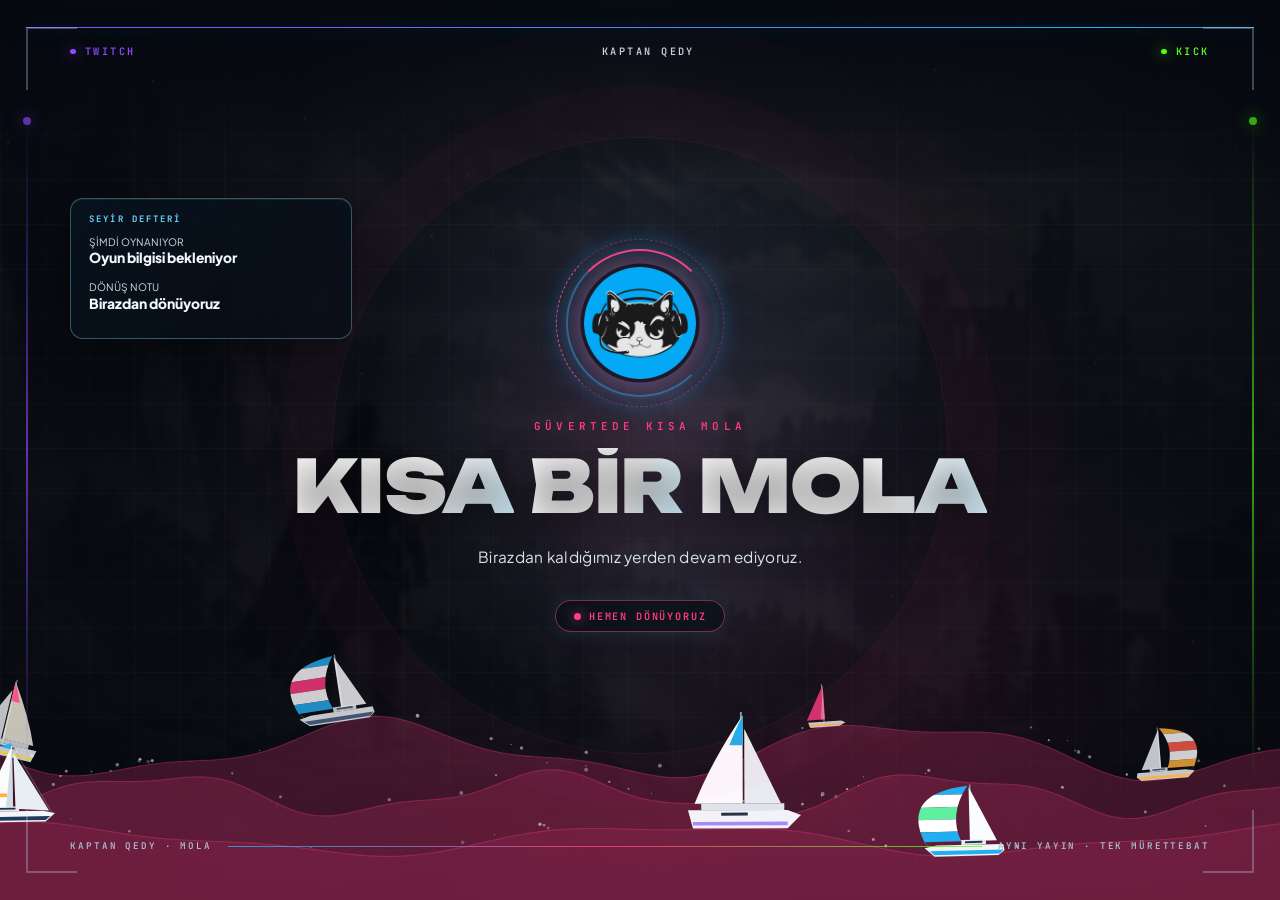
<file: obs-overlay/mola.html>
<!doctype html>
<html lang="tr"><head><meta charset="utf-8"><meta name="viewport" content="width=device-width,initial-scale=1"><title>Kaptan Qedy · Kısa Mola</title><link rel="preconnect" href="https://fonts.googleapis.com"><link rel="stylesheet" href="https://fonts.googleapis.com/css2?family=Unbounded:wght@500;700;800;900&family=Plus+Jakarta+Sans:wght@400;500;600;700;800&family=JetBrains+Mono:wght@400;500;600&display=swap"><link rel="stylesheet" href="scene.css"><link rel="stylesheet" href="motion.css"><link rel="stylesheet" href="show.css"></head>
<body><main class="scene break" aria-label="Kısa Mola">
<div class="grain"></div><div class="topline"></div><div class="corner tl"></div><div class="corner tr"></div><div class="corner bl"></div><div class="corner br"></div><div class="rail left"></div><div class="rail right"></div>
<header class="header"><span class="channel twitch">TWITCH</span><span>KAPTAN QEDY</span><span class="channel kick">KICK</span></header>
<div class="center"><div class="emblem"><img src="../docs/assets/logo_cat.png" alt="Kaptan Qedy logosu"></div><div class="kicker">GÜVERTEDE KISA MOLA</div><h1><span class="word">KISA</span> <span class="word">BİR</span> <span class="word">MOLA</span></h1><p class="subtitle">Birazdan kaldığımız yerden devam ediyoruz.</p><div class="pulse-line">HEMEN DÖNÜYORUZ</div><div class="timer" id="timer" aria-label="Geri sayım"></div></div>
<footer class="footer"><span>KAPTAN QEDY · MOLA</span><span class="line"></span><span>AYNI YAYIN · TEK MÜRETTEBAT</span></footer>
</main><script src="scene.js"></script><script src="motion.js"></script><script src="../docs/assets/ships.js"></script><script src="sea.js"></script><script src="show-client.js"></script></body></html>
</file>
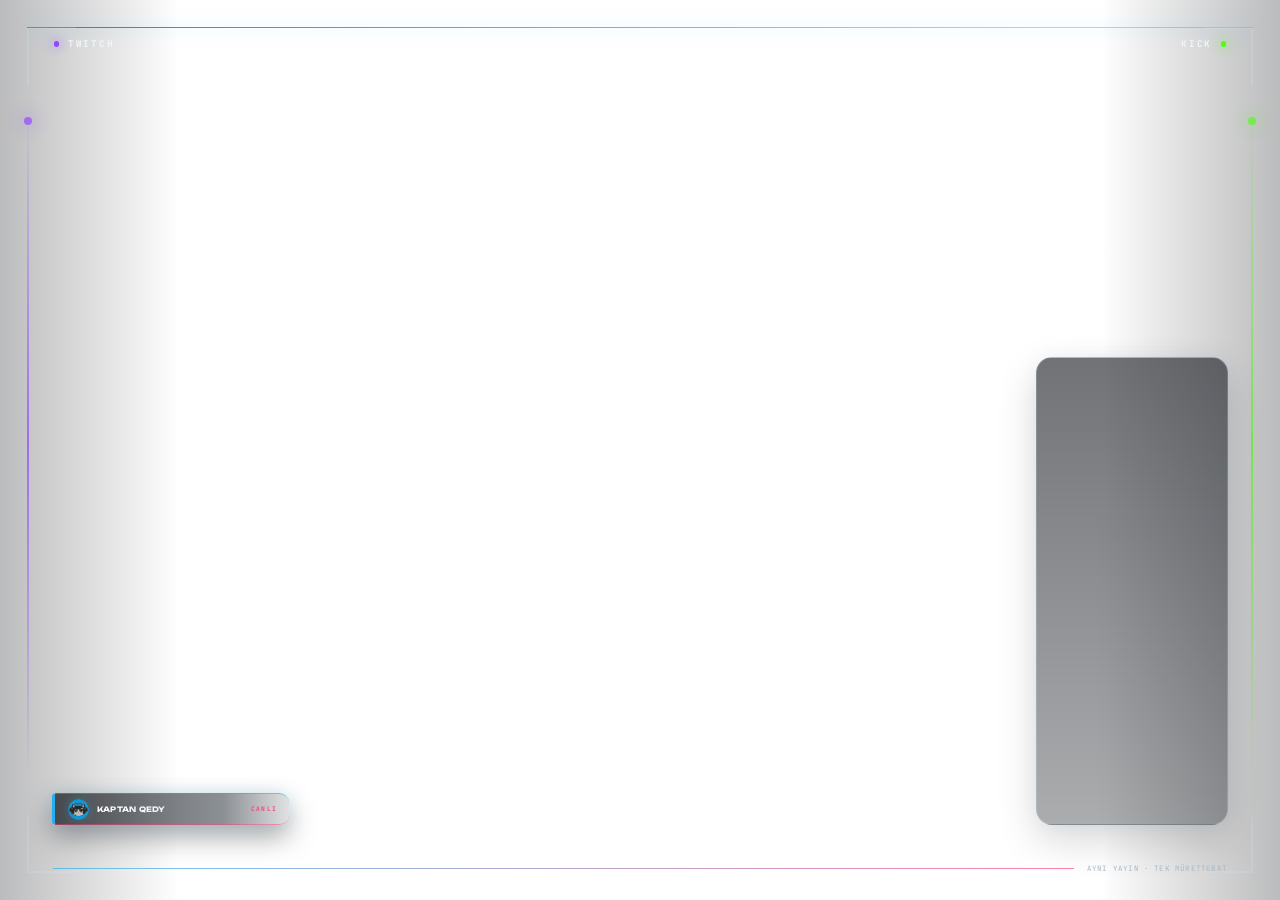
<file: obs-overlay/overlay.html>
<!doctype html>
<html lang="tr">
<head>
<meta charset="utf-8">
<meta name="viewport" content="width=device-width, initial-scale=1">
<title>Kaptan Qedy · OBS Yayın Katmanı</title>
<style>
  :root{
    --bg:#07090d;--ink:#f4f7fa;--muted:#9aa7b6;--blue:#22aef0;--pink:#ff3d7f;--twitch:#9146ff;--kick:#53fc18;--edge:rgba(214,240,255,.22);
    --font-display:'Unbounded',system-ui,sans-serif;
    --font-body:'Plus Jakarta Sans',system-ui,'Segoe UI',sans-serif;
    --font-mono:'JetBrains Mono','SFMono-Regular',Consolas,monospace;
    font-family:var(--font-body);color:var(--ink)
  }
  *{box-sizing:border-box}
  html,body{width:100%;height:100%;margin:0;overflow:hidden;background:transparent}
  body{user-select:none}
  .overlay{position:relative;width:100vw;height:100vh;overflow:hidden;isolation:isolate}
  .overlay:before{content:"";position:absolute;inset:0;pointer-events:none;background:linear-gradient(90deg,rgba(7,9,13,.72),transparent 14%,transparent 86%,rgba(7,9,13,.72));opacity:.38}
  .preview .overlay{background:url("preview-assets/game-scene.png") center/cover no-repeat}
  .topline{position:absolute;left:2.1%;right:2.1%;top:3%;height:1px;background:linear-gradient(90deg,var(--twitch),rgba(34,174,240,.45) 36%,rgba(255,61,127,.45) 65%,var(--kick));box-shadow:0 0 18px rgba(34,174,240,.55)}
  .corner{position:absolute;width:3.8%;height:6.5%;border-color:var(--edge);border-style:solid;opacity:.65}
  .corner.tl{top:3%;left:2.1%;border-width:2px 0 0 2px}.corner.tr{top:3%;right:2.1%;border-width:2px 2px 0 0}.corner.bl{bottom:3%;left:2.1%;border-width:0 0 2px 2px}.corner.br{bottom:3%;right:2.1%;border-width:0 2px 2px 0}
  .port{position:absolute;top:4.2%;display:flex;align-items:center;gap:.65vw;font-family:var(--font-mono);font-size:.72vw;font-weight:600;letter-spacing:.2em;text-transform:uppercase;text-shadow:0 0 20px currentColor}
  .port:before{content:"";width:.44vw;height:.44vw;border-radius:50%;background:currentColor;box-shadow:0 0 12px currentColor;animation:beacon 2.8s ease-in-out infinite}
  .port.twitch{left:4.2%;color:var(--twitch)}.port.kick{right:4.2%;color:var(--kick);flex-direction:row-reverse}
  .port span{color:var(--ink)}
  .rail{position:absolute;top:13%;bottom:14%;width:2px;opacity:.7}.rail.left{left:2.1%;background:linear-gradient(transparent,var(--twitch),transparent)}.rail.right{right:2.1%;background:linear-gradient(transparent,var(--kick),transparent)}
  .rail:after{content:"";position:absolute;left:-3px;top:0;width:8px;height:8px;border-radius:50%;background:currentColor;box-shadow:0 0 18px currentColor;animation:travel 12s linear infinite}.rail.left{color:var(--twitch)}.rail.right{color:var(--kick)}.rail.right:after{animation-delay:-6s}
  .preview-webcam{display:none;position:absolute;left:5.2%;bottom:10.5%;height:28%;width:auto;max-width:18%;object-fit:contain;object-position:bottom;filter:drop-shadow(0 12px 26px rgba(0,0,0,.6))}
  .preview .preview-webcam{display:block}
  .preview-tag{display:none;position:absolute;left:5%;bottom:38.8%;padding:.3vw .55vw;background:rgba(7,9,13,.76);border-radius:.25vw;color:#d8e3ea;font-size:.53vw;letter-spacing:.12em;text-transform:uppercase}
  .preview .preview-tag{display:block}
  .camera-bar{position:absolute;left:4.1%;bottom:8.3%;width:18.5%;height:3.6%;display:flex;align-items:center;gap:.65vw;padding:0 .95vw;border-left:3px solid var(--blue);border-top:1px solid rgba(34,174,240,.5);border-bottom:1px solid rgba(255,61,127,.45);border-radius:.3vw .75vw .75vw .3vw;background:linear-gradient(90deg,rgba(7,9,13,.68),rgba(14,24,35,.48) 72%,rgba(7,9,13,.12));box-shadow:0 12px 28px rgba(0,0,0,.35),0 0 20px rgba(34,174,240,.13);font-family:var(--font-display);font-size:.58vw;font-weight:700;letter-spacing:.03em}
  .camera-logo{width:1.65vw;height:1.65vw;flex:none;border-radius:50%;object-fit:cover;opacity:.78;box-shadow:0 0 12px rgba(34,174,240,.35);animation:logoFloat 6s ease-in-out infinite}
  .camera-bar small{margin-left:auto;font-family:var(--font-mono);color:var(--pink);font-size:.49vw;letter-spacing:.2em}
  .chat{position:absolute;right:4.1%;bottom:8.3%;width:15%;height:52%;border:1px solid rgba(214,240,255,.19);border-radius:1.25vw;background:linear-gradient(180deg,rgba(8,12,19,.58),rgba(8,12,19,.34));box-shadow:0 15px 40px rgba(0,0,0,.16),0 0 20px rgba(34,174,240,.06);overflow:hidden;display:flex;flex-direction:column}
  .messages{flex:1;min-height:0;display:flex;flex-direction:column;justify-content:flex-end;gap:.48vw;padding:1vw 1.05vw 1.15vw;overflow:hidden;mask-image:linear-gradient(transparent,#000 11%,#000)}
  .message{min-width:0;padding:.56vw .66vw;background:rgba(7,9,13,.66);border-left:2px solid var(--platform);border-radius:.35vw .55vw .55vw .35vw;animation:messageIn .45s ease-out both;overflow-wrap:anywhere}
  .message .meta{display:flex;align-items:center;gap:.46vw;margin-bottom:.28vw;font-size:.61vw;font-weight:700}
  .message .badge{font-family:var(--font-mono);font-size:.44vw;letter-spacing:.1em;color:var(--platform);border:1px solid var(--platform);border-radius:.22vw;padding:.11vw .27vw}
  .message .name{color:var(--platform)}
  .message .body{font-size:.72vw;font-weight:400;line-height:1.4;color:#e3ebf2}
  .message .body .emote{height:1.6em;width:auto;vertical-align:middle;margin:-.2em .08em}
  .lower{position:absolute;bottom:3%;left:4.15%;right:4.15%;display:flex;align-items:center;gap:1vw;font-family:var(--font-mono);font-size:.58vw;letter-spacing:.16em;text-transform:uppercase;color:#a8b7c6}
  .lower .line{height:1px;flex:1;background:linear-gradient(90deg,rgba(34,174,240,.65),rgba(255,61,127,.65),rgba(83,252,24,.65))}
  .alert{position:absolute;top:12.5%;width:23%;min-height:10%;transform:translateY(-1vw) scale(.94);opacity:0;pointer-events:none;display:flex;align-items:center;gap:.8vw;padding:.85vw 1.05vw;border:1px solid var(--accent);border-radius:.8vw;background:linear-gradient(120deg,rgba(8,15,24,.93),rgba(22,18,29,.9));box-shadow:0 18px 45px rgba(0,0,0,.48),0 0 28px color-mix(in srgb,var(--accent) 24%,transparent);transition:transform .5s cubic-bezier(.2,1.4,.3,1),opacity .3s;z-index:5}
  .alert.twitch{left:4.1%;--accent:var(--twitch)}.alert.kick{right:4.1%;--accent:var(--kick)}
  .alert.show{transform:translateY(0) scale(1);opacity:1}
  .alert:before{content:"";position:absolute;inset:-3px;border-radius:inherit;border:1px solid var(--accent);animation:alertPulse 2s ease-out infinite}
  .alert-logo{width:3.5vw;height:3.5vw;flex:none;border-radius:50%;object-fit:cover;border:2px solid var(--accent);box-shadow:0 0 15px var(--accent)}
  .alert-content{min-width:0}.alert-eyebrow{font-family:var(--font-mono);font-size:.52vw;font-weight:600;letter-spacing:.18em;color:var(--accent);text-transform:uppercase}.alert-name{display:block;margin:.3vw 0;font-family:var(--font-display);font-size:.92vw;font-weight:700;overflow:hidden;text-overflow:ellipsis;white-space:nowrap}.alert-line{font-size:.65vw;color:#cbd5df}
  .preview-tools{display:none;position:absolute;top:14%;left:4.1%;z-index:10;gap:.45vw;padding:.65vw;border-radius:.6vw;background:rgba(7,9,13,.9);border:1px solid rgba(245,247,250,.25)}
  .demo .preview-tools{display:flex}.preview-tools button{font:700 .6vw system-ui;color:white;background:#17212d;border:1px solid #4b667b;border-radius:.3vw;padding:.5vw .65vw;cursor:pointer}
  .preview-tools button:hover{border-color:var(--blue)}
  .preview-status{display:none;position:absolute;top:19%;left:4.1%;padding:.4vw .6vw;border-radius:.3vw;background:rgba(7,9,13,.85);color:var(--muted);font-size:.55vw}.demo .preview-status{display:block}
  @keyframes logoFloat{0%,100%{transform:translateY(0) rotate(-4deg)}50%{transform:translateY(-.28vw) rotate(4deg)}}
  @keyframes beacon{0%,100%{opacity:1;transform:scale(1)}50%{opacity:.45;transform:scale(.65)}}
  @keyframes travel{0%{top:0;opacity:0}6%{opacity:1}94%{opacity:1}100%{top:100%;opacity:0}}
  @keyframes glint{0%,72%,100%{left:-40%}82%{left:130%}}
  @keyframes messageIn{from{opacity:0;transform:translateY(.7vw)}to{opacity:1;transform:translateY(0)}}
  @keyframes alertPulse{from{opacity:.65;transform:scale(1)}to{opacity:0;transform:scale(1.08)}}
  @media (prefers-reduced-motion:reduce){*,*:before,*:after{animation:none!important;transition:none!important}}
</style>
<link rel="preconnect" href="https://fonts.googleapis.com"><link rel="stylesheet" href="https://fonts.googleapis.com/css2?family=Unbounded:wght@500;700;800;900&family=Plus+Jakarta+Sans:wght@400;500;600;700;800&family=JetBrains+Mono:wght@400;500;600&display=swap">
<link rel="stylesheet" href="motion.css"><link rel="stylesheet" href="show.css">
</head>
<body>
<div class="overlay" aria-label="Kaptan Qedy yayın katmanı">
  <div class="topline"></div><div class="corner tl"></div><div class="corner tr"></div><div class="corner bl"></div><div class="corner br"></div>
  <div class="rail left"></div><div class="rail right"></div>
  <div class="port twitch"><span>TWITCH</span></div><div class="port kick"><span>KICK</span></div>
  <img class="preview-webcam" src="preview-assets/webcam-standin.png" alt="Temsili kamera görüntüsü">
  <div class="preview-tag">Temsili kamera</div>
  <div class="camera-bar" aria-label="Kamera alt yazısı"><img class="camera-logo" src="../docs/assets/logo_cat.png" alt=""><span>KAPTAN QEDY</span><small>CANLI</small></div>
  <div class="chat" aria-label="Ortak sohbet"><div class="messages" id="messages" role="log" aria-live="polite"></div></div>
  <div class="alert twitch" id="alertTwitch" aria-live="polite"><img class="alert-logo" src="../docs/assets/logo_cat.png" alt=""><div class="alert-content"><div class="alert-eyebrow">TWITCH · YENİ TAKİP</div><strong class="alert-name"></strong><div class="alert-line">Mürettebata hoş geldin!</div></div></div>
  <div class="alert kick" id="alertKick" aria-live="polite"><img class="alert-logo" src="../docs/assets/logo_cat.png" alt=""><div class="alert-content"><div class="alert-eyebrow">KICK · YENİ TAKİP</div><strong class="alert-name"></strong><div class="alert-line">Mürettebata hoş geldin!</div></div></div>
  <div class="lower"><span class="line"></span><span>AYNI YAYIN · TEK MÜRETTEBAT</span></div>
  <div class="preview-tools"><button id="demoTwitch">Twitch mesajı</button><button id="demoKick">Kick mesajı</button><button id="demoFollow">Twitch takip</button><button id="demoKickFollow">Kick takip</button><button id="demoBits">Twitch bit</button><button id="demoSub">Twitch abone</button><button id="demoKickSub">Kick abone</button></div>
  <div class="preview-status" id="previewStatus">Canlı bağlantı bekleniyor</div>
</div>
<script src="emotes.js"></script>
<script>
(() => {
  'use strict';
  const params = new URLSearchParams(location.search);
  const demo = params.has('demo');
  const sample = params.has('sample');
  if (demo) document.documentElement.classList.add('demo');
  if (sample) document.documentElement.classList.add('preview');
  const messages = document.getElementById('messages');
  const alerts = { twitch: document.getElementById('alertTwitch'), kick: document.getElementById('alertKick') };
  const colors = { twitch: '#9146ff', kick: '#53fc18' };
  const maxMessages = 7;
  const alertQueues = { twitch: [], kick: [] };
  const alertBusy = { twitch: false, kick: false };
  let audioContext;

  function safeText(value, limit = 180) { return String(value ?? '').replace(/[\u0000-\u001f\u007f]/g, '').slice(0, limit); }
  function addChat(event) {
    const platform = String(event.platform || '').toLowerCase();
    if (!colors[platform]) return;
    const name = safeText(event.name || event.user, 32);
    const parts = event.parts || qedyEmotes.parse(null, safeText(event.text || event.message, 240));
    if (!name || !qedyEmotes.hasContent(parts)) return;
    const item = document.createElement('div');
    item.className = 'message';
    item.style.setProperty('--platform', colors[platform]);
    const meta = document.createElement('div'); meta.className = 'meta';
    const badge = document.createElement('span'); badge.className = 'badge'; badge.textContent = platform.toUpperCase();
    item.dataset.key = `${platform}:${name.toLowerCase()}`;
    const username = document.createElement('span'); username.className = 'name'; username.textContent = name;
    const rank = window.qedyRanks?.get(`${platform}:${name.toLowerCase()}`);
    if (rank) { const r = document.createElement('small'); r.className = 'crew-rank'; r.textContent = rank; username.append(r); }
    const content = document.createElement('div'); content.className = 'body'; qedyEmotes.render(content, parts, 240);
    meta.append(badge, username); item.append(meta, content); messages.append(item);
    while (messages.children.length > maxMessages) messages.firstElementChild.remove();
    markFirstTimers();
  }
  function markFirstTimers() {
    const first = window.qedyFirstTimers;
    if (!first) return;
    document.querySelectorAll('.message[data-key]:not(.first-seen)').forEach(m => {
      if (!first.has(m.dataset.key)) return;
      m.classList.add('first-seen');
      const tag = document.createElement('small'); tag.className = 'first-tag'; tag.textContent = '✨ İLK SEFER';
      m.querySelector('.meta')?.append(tag);
    });
  }
  window.addEventListener('qedy-crew', markFirstTimers);
  function chime() {
    try {
      audioContext ||= new (window.AudioContext || window.webkitAudioContext)();
      if (audioContext.state === 'suspended') audioContext.resume();
      const now = audioContext.currentTime;
      [440, 554.37, 659.25].forEach((frequency, i) => {
        const oscillator = audioContext.createOscillator();
        const gain = audioContext.createGain();
        oscillator.type = 'sine'; oscillator.frequency.value = frequency;
        gain.gain.setValueAtTime(0.0001, now + i * .095);
        gain.gain.exponentialRampToValueAtTime(.085, now + i * .095 + .015);
        gain.gain.exponentialRampToValueAtTime(.0001, now + i * .095 + .34);
        oscillator.connect(gain).connect(audioContext.destination);
        oscillator.start(now + i * .095); oscillator.stop(now + i * .095 + .35);
      });
    } catch (_) { /* Visual alert still works if audio is unavailable. */ }
  }
  function playNextAlert(platform) {
    const event = alertQueues[platform].shift();
    if (!event) { alertBusy[platform] = false; return; }
    alertBusy[platform] = true;
    const card = alerts[platform];
    const labels = { follow: 'YENİ TAKİP', subscription: 'YENİ ABONE', bits: 'BİT DESTEĞİ', kicks: 'KICKS DESTEĞİ' };
    const amount = Number(event.amount);
    const hasAmount = Number.isFinite(amount) && amount > 0;
    const lines = {
      follow: 'Mürettebata hoş geldin!',
      subscription: 'Aramıza katıldı!',
      bits: hasAmount ? amount.toLocaleString('tr-TR') + ' bit gönderdi!' : 'Bit gönderdi!',
      kicks: hasAmount ? amount.toLocaleString('tr-TR') + ' Kicks gönderdi!' : 'Kicks gönderdi!'
    };
    card.querySelector('.alert-eyebrow').textContent = platform.toUpperCase() + ' · ' + labels[event.type];
    card.querySelector('.alert-name').textContent = event.name;
    card.querySelector('.alert-line').textContent = lines[event.type];
    card.classList.add('show');
    chime();
    setTimeout(() => {
      card.classList.remove('show');
      setTimeout(() => playNextAlert(platform), 450);
    }, 5500);
  }
  function showAlert(event) {
    const platform = String(event.platform || '').toLowerCase();
    if (!alerts[platform]) return;
    const name = safeText(event.name || event.user || (event.type === 'bits' ? 'Anonim' : ''), 40);
    if (!name) return;
    const queue = alertQueues[platform];
    if (queue.length >= 10) queue.shift();
    queue.push({ type: event.type, name, amount: event.amount });
    if (!alertBusy[platform]) playNextAlert(platform);
  }
  function push(event) {
    if (!event || typeof event !== 'object') return;
    if (event.type === 'chat') addChat(event);
    if (['follow','subscription','bits','kicks'].includes(event.type)) showAlert(event);
  }
  window.qedyOverlay = Object.freeze({ push });
  window.addEventListener('qedy-overlay-event', e => push(e.detail));

  // Streamer.bot runs locally and combines Twitch and Kick events.
  // Its default WebSocket server listens on 127.0.0.1:8080.
  function fromStreamerBot(payload) {
    const source = String(payload?.event?.source || '').toLowerCase();
    const type = String(payload?.event?.type || '');
    const data = payload?.data || {};
    if (!colors[source]) return;
    if (type === 'ChatMessage') {
      if (window.qedyHidden?.has(String(data.user?.name || data.user?.login || '').toLowerCase())) return;
      if (window.qedyBotSaid?.has(String(data.text || '').replace(/\s+/g, ''))) return;
      push({type:'chat', platform:source, name:data.user?.name || data.user?.login, text:data.text, parts:qedyEmotes.parse(data)});
    } else if (type === 'Follow') {
      const follower = source === 'twitch' ? data.targetUser : data.user;
      push({type:'follow', platform:source, name:follower?.name || follower?.login});
    } else if (['Sub','ReSub','Subscription','Resubscription','GiftSub','GiftSubscription'].includes(type)) {
      push({type:'subscription', platform:source, name:data.user?.name || data.user?.login || data.recipient?.name || data.recipient?.login});
    } else if (source === 'twitch' && type === 'Cheer') {
      push({type:'bits', platform:source, name:data.user?.name || data.user?.login || 'Anonim', amount:data.bits});
    } else if (source === 'kick' && type === 'KicksGifted') {
      push({type:'kicks', platform:source, name:data.user?.name || data.user?.login || data.sender?.name, amount:data.kicks?.amount || data.amount});
    }
  }
  const status = document.getElementById('previewStatus');
  function connectStreamerBot() {
    let socket;
    try { socket = new WebSocket('ws://127.0.0.1:8080/'); }
    catch (_) { setTimeout(connectStreamerBot, 3000); return; }
    socket.addEventListener('open', () => {
      status.textContent = 'Streamer.bot bağlı · Twitch + Kick bekleniyor';
      socket.send(JSON.stringify({request:'Subscribe',id:'qedy-overlay',events:{Twitch:['ChatMessage','Follow','Sub','ReSub','GiftSub','Cheer'],Kick:['ChatMessage','Follow','Subscription','Resubscription','GiftSubscription','KicksGifted']}}));
    });
    socket.addEventListener('message', e => { try { fromStreamerBot(JSON.parse(e.data)); } catch (_) {} });
    socket.addEventListener('close', () => { status.textContent = 'Canlı bağlantı bekleniyor'; setTimeout(connectStreamerBot, 3000); });
  }
  connectStreamerBot();
  if (demo) {
    document.getElementById('demoTwitch').onclick = () => fromStreamerBot({event:{source:'Twitch',type:'ChatMessage'},data:{user:{name:'MaviKaptan'},text:'Selam mürettebat! Yayın çok iyi görünüyor ⚓'}});
    document.getElementById('demoKick').onclick = () => fromStreamerBot({event:{source:'Kick',type:'ChatMessage'},data:{user:{name:'YesilLiman'},text:'Kick tarafı da burada, iki liman tek chat!'}});
    document.getElementById('demoFollow').onclick = () => fromStreamerBot({event:{source:'Twitch',type:'Follow'},data:{targetUser:{name:'YeniMurettebat'}}});
    document.getElementById('demoKickFollow').onclick = () => fromStreamerBot({event:{source:'Kick',type:'Follow'},data:{user:{name:'KickMurettebat'}}});
    document.getElementById('demoBits').onclick = () => fromStreamerBot({event:{source:'Twitch',type:'Cheer'},data:{user:{name:'MaviDestekci'},bits:250}});
    document.getElementById('demoSub').onclick = () => fromStreamerBot({event:{source:'Twitch',type:'Sub'},data:{user:{name:'YeniAbone'}}});
    document.getElementById('demoKickSub').onclick = () => fromStreamerBot({event:{source:'Kick',type:'Subscription'},data:{user:{name:'YesilAbone'}}});
  }
  if (sample) setTimeout(() => {  // after show-client.js has shared crew ranks
    fromStreamerBot({event:{source:'Twitch',type:'ChatMessage'},data:{user:{name:'MaviKaptan'},text:'Selam mürettebat! Kappa Yayın çok iyi görünüyor ⚓',emotes:[{name:'Kappa',imageUrl:'https://static-cdn.jtvnw.net/emoticons/v2/25/default/dark/2.0'}]}});
    fromStreamerBot({event:{source:'Kick',type:'ChatMessage'},data:{user:{name:'YesilLiman'},text:'Kick tarafı da burada [emote:37226:KEKW] iki liman tek chat!'}});
    fromStreamerBot({event:{source:'Twitch',type:'Cheer'},data:{user:{name:'MaviDestekci'},bits:250}});
    fromStreamerBot({event:{source:'Kick',type:'Subscription'},data:{user:{name:'YesilAbone'}}});
  }, 150);
})();
</script>
<script src="motion.js"></script><script src="../docs/assets/ships.js"></script><script src="show-client.js"></script></body>
</html>
</file>
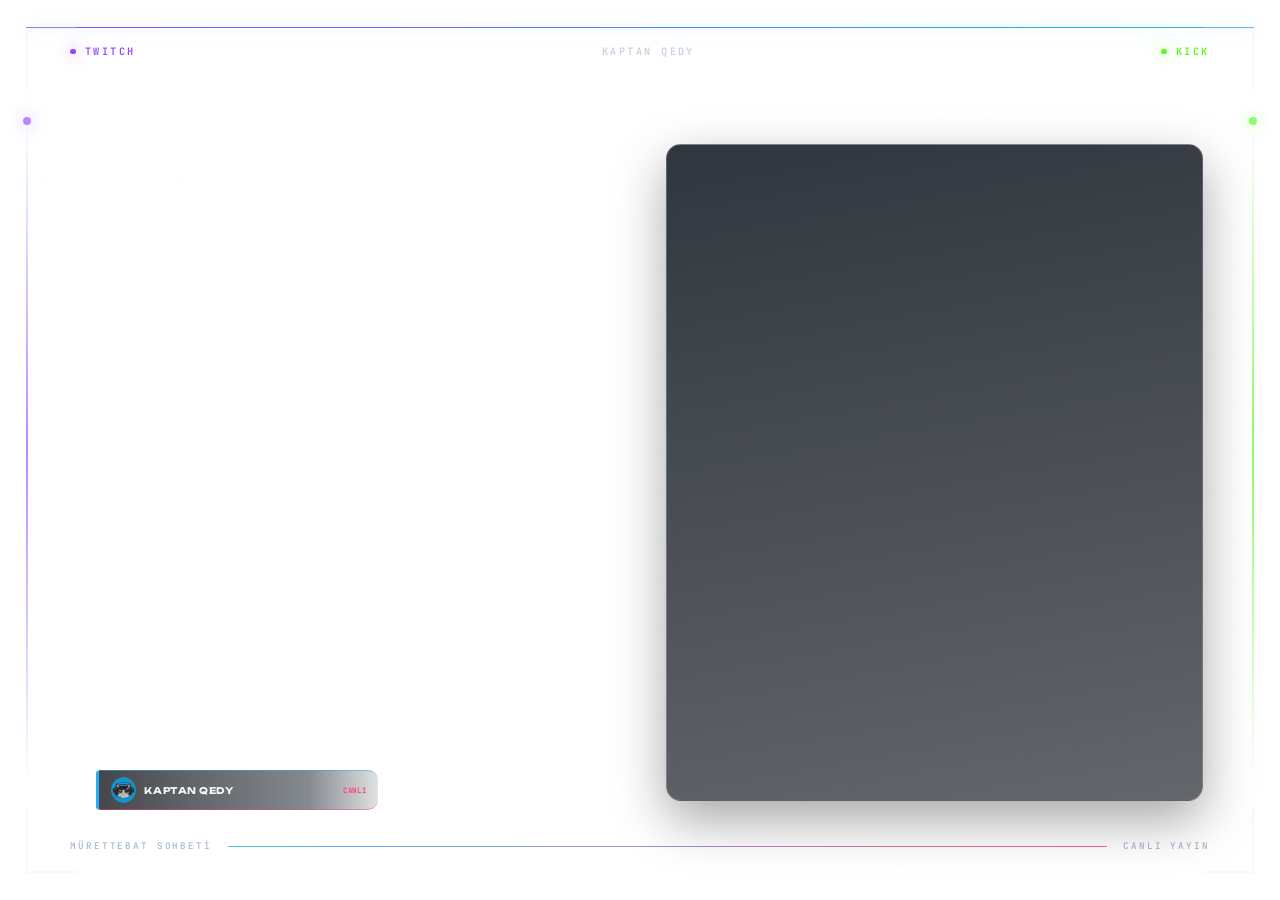
<file: obs-overlay/sohbet.html>
<!doctype html>
<html lang="tr"><head><meta charset="utf-8"><meta name="viewport" content="width=device-width,initial-scale=1"><title>Kaptan Qedy · Sohbet</title><link rel="preconnect" href="https://fonts.googleapis.com"><link rel="stylesheet" href="https://fonts.googleapis.com/css2?family=Unbounded:wght@500;700;800;900&family=Plus+Jakarta+Sans:wght@400;500;600;700;800&family=JetBrains+Mono:wght@400;500;600&display=swap"><link rel="stylesheet" href="scene.css"><link rel="stylesheet" href="motion.css"><link rel="stylesheet" href="show.css">
<style>
html,body{background:transparent}
.scene.chat-scene{background:transparent}
.scene.chat-scene:before,.scene.chat-scene:after{display:none}
.scene.chat-scene.preview{background:url("preview-assets/game-scene.png") center/cover no-repeat}
.scene.chat-scene.preview:after{display:block;background:linear-gradient(90deg,rgba(5,8,14,.35),transparent 48%,rgba(5,8,14,.3))}
.chat-scene .left-copy{position:absolute;z-index:4;left:7.5%;top:24%;width:40%}
.left-copy .mini{font-family:var(--font-mono);font-size:1vw;font-weight:600;letter-spacing:.34em;color:var(--blue)}
.left-copy h1{margin:1.5vw 0 1vw;font-size:5.2vw;line-height:1.04}
.left-copy p{margin:0;font-size:1.15vw;color:#d4e0eb;line-height:1.5}
.camera-bar{position:absolute;z-index:5;left:7.5%;bottom:10%;width:22%;height:4.4%;display:flex;align-items:center;gap:.65vw;padding:0 .9vw;border-left:3px solid var(--blue);border-top:1px solid rgba(34,174,240,.5);border-bottom:1px solid rgba(255,61,127,.45);border-radius:.3vw .8vw .8vw .3vw;background:linear-gradient(90deg,rgba(7,9,13,.75),rgba(14,24,35,.51) 75%,rgba(7,9,13,.12));font-family:var(--font-display);font-size:.72vw;font-weight:700;letter-spacing:.06em}
.camera-bar img{width:2vw;height:2vw;object-fit:cover;border-radius:50%;opacity:.78;animation:float 5s ease-in-out infinite}
.camera-bar small{margin-left:auto;font-family:var(--font-mono);color:var(--pink);font-size:.58vw}
.chat-panel{position:absolute;z-index:5;right:6%;top:16%;width:42%;height:73%;display:flex;flex-direction:column;border:1px solid rgba(205,234,248,.23);border-radius:1.15vw;background:linear-gradient(170deg,rgba(7,13,23,.83),rgba(8,13,20,.63));box-shadow:0 1.5vw 4vw rgba(0,0,0,.35);overflow:hidden}
.messages{min-height:0;flex:1;display:flex;flex-direction:column;justify-content:flex-end;gap:.65vw;overflow:hidden;padding:1.5vw}
.message{padding:.8vw 1vw;min-width:0;border-left:3px solid var(--platform);border-radius:.45vw .65vw .65vw .45vw;background:rgba(3,7,12,.74);animation:rise .4s ease-out both;overflow-wrap:anywhere}
.meta{display:flex;align-items:center;gap:.7vw;margin-bottom:.37vw;font-size:.82vw;font-weight:700}
.badge{font-family:var(--font-mono);font-size:.55vw;letter-spacing:.14em;color:var(--platform);border:1px solid var(--platform);border-radius:.25vw;padding:.18vw .42vw}
.name{color:var(--platform)}
.body{font-size:1vw;line-height:1.38;color:#e8eef3}
.body .emote{height:1.7em;width:auto;vertical-align:middle;margin:-.2em .08em}
@keyframes rise{from{opacity:0;transform:translateY(.7vw)}to{opacity:1;transform:translateY(0)}}
@media(prefers-reduced-motion:reduce){.message{animation:none}}
</style></head>
<body><main class="scene chat-scene" id="scene" aria-label="Twitch ve Kick ortak sohbet sahnesi">
<div class="grain"></div><div class="topline"></div><div class="corner tl"></div><div class="corner tr"></div><div class="corner bl"></div><div class="corner br"></div><div class="rail left"></div><div class="rail right"></div>
<header class="header"><span class="channel twitch">TWITCH</span><span>KAPTAN QEDY</span><span class="channel kick">KICK</span></header>
<div class="camera-bar"><img src="../docs/assets/logo_cat.png" alt=""><span>KAPTAN QEDY</span><small>CANLI</small></div>
<section class="chat-panel" aria-label="Ortak sohbet"><div class="messages" id="messages" role="log" aria-live="polite"></div></section>
<footer class="footer"><span>MÜRETTEBAT SOHBETİ</span><span class="line"></span><span>CANLI YAYIN</span></footer>
</main>
<script src="emotes.js"></script>
<script>
(() => {
  'use strict';
  const params = new URLSearchParams(location.search);
  const sample = params.has('sample');
  if (sample) document.getElementById('scene').classList.add('preview');
  const colors = { twitch:'#9146ff', kick:'#53fc18' };
  const list = document.getElementById('messages');
  const clean = (value, limit) => String(value ?? '').replace(/[\u0000-\u001f\u007f]/g,'').slice(0,limit);
  function add(platform,name,text,parts) {
    platform = String(platform || '').toLowerCase();
    if (!colors[platform]) return;
    name = clean(name,32);
    parts = parts || qedyEmotes.parse(null, clean(text,300));
    if (!name || !qedyEmotes.hasContent(parts)) return;
    const item=document.createElement('div'); item.className='message'; item.style.setProperty('--platform',colors[platform]);
    const meta=document.createElement('div'); meta.className='meta';
    const badge=document.createElement('span'); badge.className='badge'; badge.textContent=platform.toUpperCase();
    item.dataset.key=`${platform}:${name.toLowerCase()}`;
    const user=document.createElement('span'); user.className='name'; user.textContent=name;
    const rank=window.qedyRanks?.get(`${platform}:${name.toLowerCase()}`);
    if(rank){const r=document.createElement('small');r.className='crew-rank';r.textContent=rank;user.append(r);}
    const body=document.createElement('div'); body.className='body'; qedyEmotes.render(body,parts,300);
    meta.append(badge,user); item.append(meta,body); list.append(item);
    while(list.children.length>9) list.firstElementChild.remove();
    markFirstTimers();
  }
  function markFirstTimers() {
    const first = window.qedyFirstTimers;
    if (!first) return;
    document.querySelectorAll('.message[data-key]:not(.first-seen)').forEach(m => {
      if (!first.has(m.dataset.key)) return;
      m.classList.add('first-seen');
      const tag = document.createElement('small'); tag.className = 'first-tag'; tag.textContent = '✨ İLK SEFER';
      m.querySelector('.meta')?.append(tag);
    });
  }
  window.addEventListener('qedy-crew', markFirstTimers);
  function receive(payload) {
    if (payload?.event?.type !== 'ChatMessage') return;
    const platform=String(payload.event.source || '').toLowerCase();
    const data=payload.data || {};
    if (window.qedyHidden?.has(String(data.user?.name || data.user?.login || '').toLowerCase())) return;
    if (window.qedyBotSaid?.has(String(data.text || '').replace(/\s+/g, ''))) return;
    add(platform,data.user?.name || data.user?.login,data.text,qedyEmotes.parse(data));
  }
  function connect() {
    let socket;
    try { socket=new WebSocket('ws://127.0.0.1:8080/'); }
    catch (_) { setTimeout(connect,3000); return; }
    socket.addEventListener('open',()=>socket.send(JSON.stringify({request:'Subscribe',id:'qedy-chat-scene',events:{Twitch:['ChatMessage'],Kick:['ChatMessage']}})));
    socket.addEventListener('message',event=>{try{receive(JSON.parse(event.data))}catch(_){}});
    socket.addEventListener('close',()=>setTimeout(connect,3000));
  }
  connect();
  if(sample) setTimeout(()=>{  // after show-client.js has shared crew ranks
    add('twitch','MaviKaptan','Herkese selam, bu akşam ne oynuyoruz?');
    add('kick','YesilLiman','Kick tayfası da güvertede! 👋');
    add('twitch','Denizci42','Yeni sahne çok iyi olmuş. PogChamp Kappa',qedyEmotes.parse({text:'Yeni sahne çok iyi olmuş. PogChamp Kappa',emotes:[{name:'Kappa',imageUrl:'https://static-cdn.jtvnw.net/emoticons/v2/25/default/dark/2.0'},{name:'PogChamp',imageUrl:'https://static-cdn.jtvnw.net/emoticons/v2/305954156/default/dark/2.0'}]}));
    add('kick','KaptanDostu','İki sohbetin burada birleşmesi harika.');
    add('twitch','YildizRota','Haydi başlayalım! ⚓');
  }, 150);
})();
</script><script src="motion.js"></script><script src="../docs/assets/ships.js"></script><script src="show-client.js"></script></body></html>
</file>
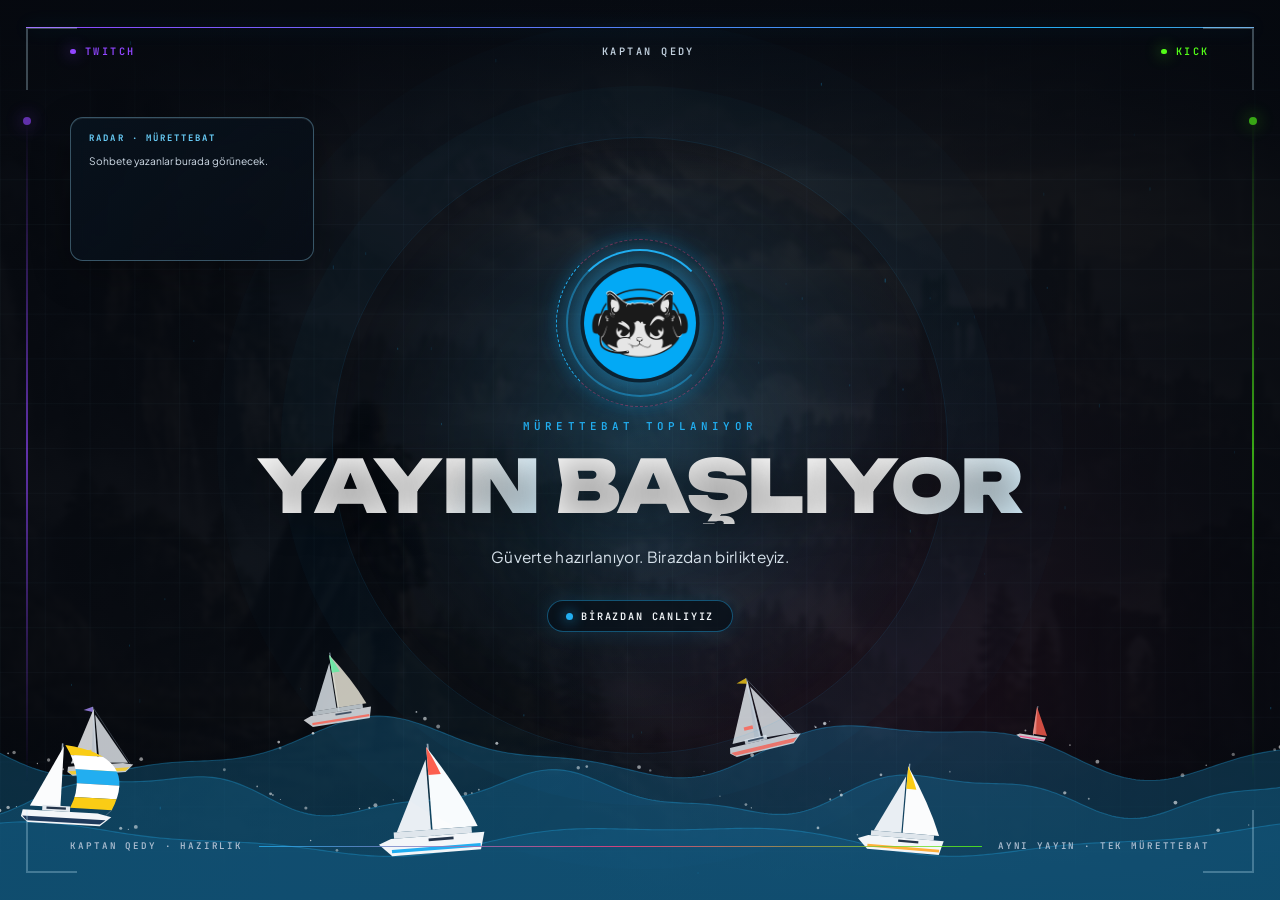
<file: obs-overlay/yayin-basliyor.html>
<!doctype html>
<html lang="tr"><head><meta charset="utf-8"><meta name="viewport" content="width=device-width,initial-scale=1"><title>Kaptan Qedy · Yayın Başlıyor</title><link rel="preconnect" href="https://fonts.googleapis.com"><link rel="stylesheet" href="https://fonts.googleapis.com/css2?family=Unbounded:wght@500;700;800;900&family=Plus+Jakarta+Sans:wght@400;500;600;700;800&family=JetBrains+Mono:wght@400;500;600&display=swap"><link rel="stylesheet" href="scene.css"><link rel="stylesheet" href="motion.css"><link rel="stylesheet" href="show.css"></head>
<body><main class="scene start" aria-label="Yayın Başlıyor">
<div class="grain"></div><div class="topline"></div><div class="corner tl"></div><div class="corner tr"></div><div class="corner bl"></div><div class="corner br"></div><div class="rail left"></div><div class="rail right"></div>
<header class="header"><span class="channel twitch">TWITCH</span><span>KAPTAN QEDY</span><span class="channel kick">KICK</span></header>
<div class="center"><div class="emblem"><img src="../docs/assets/logo_cat.png" alt="Kaptan Qedy logosu"></div><div class="kicker">MÜRETTEBAT TOPLANIYOR</div><h1><span class="word">YAYIN</span> <span class="word">BAŞLIYOR</span></h1><p class="subtitle">Güverte hazırlanıyor. Birazdan birlikteyiz.</p><div class="pulse-line">BİRAZDAN CANLIYIZ</div><div class="timer" id="timer" aria-label="Geri sayım"></div></div>
<footer class="footer"><span>KAPTAN QEDY · HAZIRLIK</span><span class="line"></span><span>AYNI YAYIN · TEK MÜRETTEBAT</span></footer>
</main><script src="scene.js"></script><script src="motion.js"></script><script src="../docs/assets/ships.js"></script><script src="sea.js"></script><script src="show-client.js"></script></body></html>
</file>
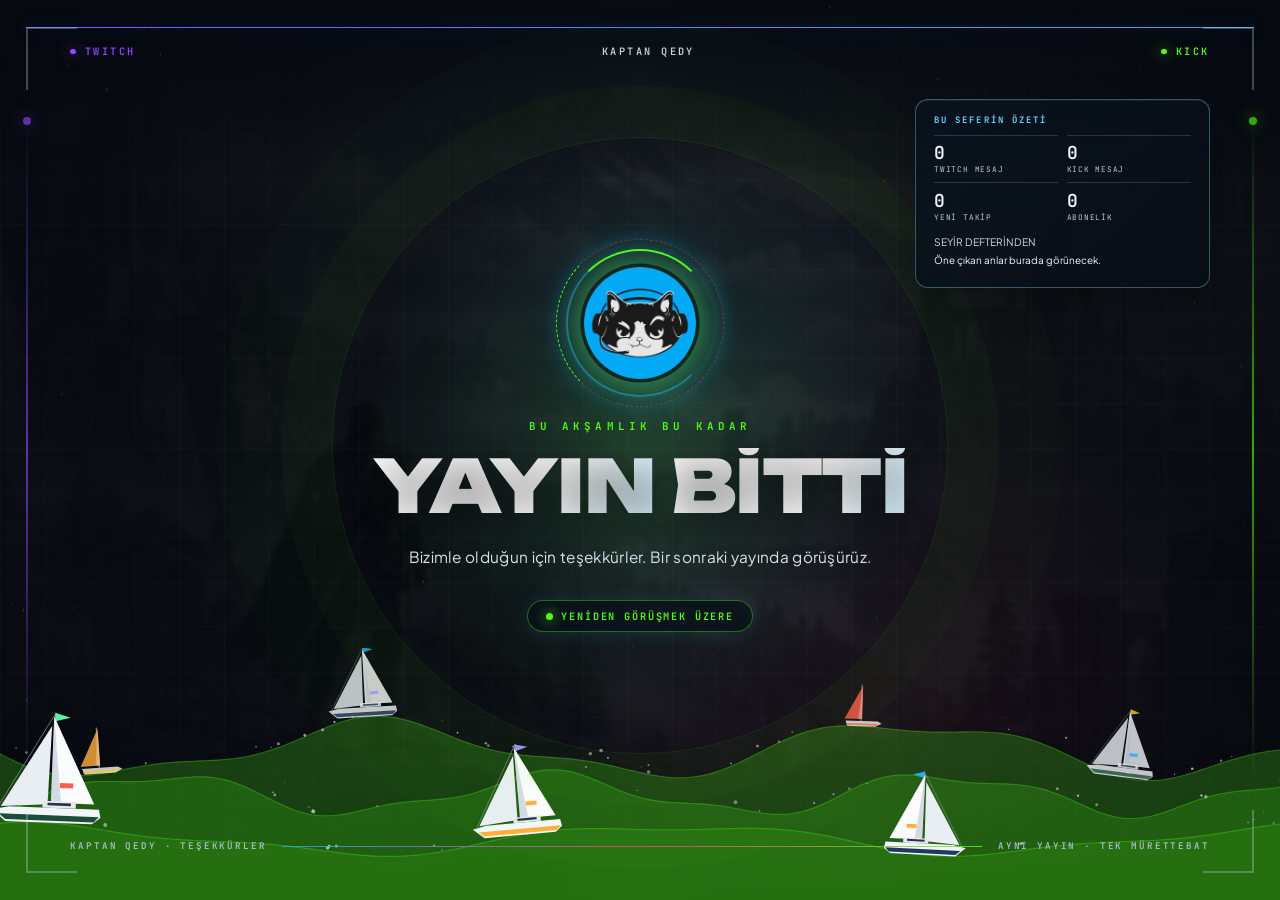
<file: obs-overlay/yayin-bitti.html>
<!doctype html>
<html lang="tr"><head><meta charset="utf-8"><meta name="viewport" content="width=device-width,initial-scale=1"><title>Kaptan Qedy · Yayın Bitti</title><link rel="preconnect" href="https://fonts.googleapis.com"><link rel="stylesheet" href="https://fonts.googleapis.com/css2?family=Unbounded:wght@500;700;800;900&family=Plus+Jakarta+Sans:wght@400;500;600;700;800&family=JetBrains+Mono:wght@400;500;600&display=swap"><link rel="stylesheet" href="scene.css"><link rel="stylesheet" href="motion.css"><link rel="stylesheet" href="show.css"></head>
<body><main class="scene end" aria-label="Yayın Bitti">
<div class="grain"></div><div class="topline"></div><div class="corner tl"></div><div class="corner tr"></div><div class="corner bl"></div><div class="corner br"></div><div class="rail left"></div><div class="rail right"></div>
<header class="header"><span class="channel twitch">TWITCH</span><span>KAPTAN QEDY</span><span class="channel kick">KICK</span></header>
<div class="center"><div class="emblem"><img src="../docs/assets/logo_cat.png" alt="Kaptan Qedy logosu"></div><div class="kicker">BU AKŞAMLIK BU KADAR</div><h1><span class="word">YAYIN</span> <span class="word">BİTTİ</span></h1><p class="subtitle">Bizimle olduğun için teşekkürler. Bir sonraki yayında görüşürüz.</p><div class="pulse-line">YENİDEN GÖRÜŞMEK ÜZERE</div><div class="timer" id="timer" aria-label="Geri sayım"></div></div>
<footer class="footer"><span>KAPTAN QEDY · TEŞEKKÜRLER</span><span class="line"></span><span>AYNI YAYIN · TEK MÜRETTEBAT</span></footer>
</main><script src="scene.js"></script><script src="motion.js"></script><script src="../docs/assets/ships.js"></script><script src="sea.js"></script><script src="show-client.js"></script></body></html>
</file>
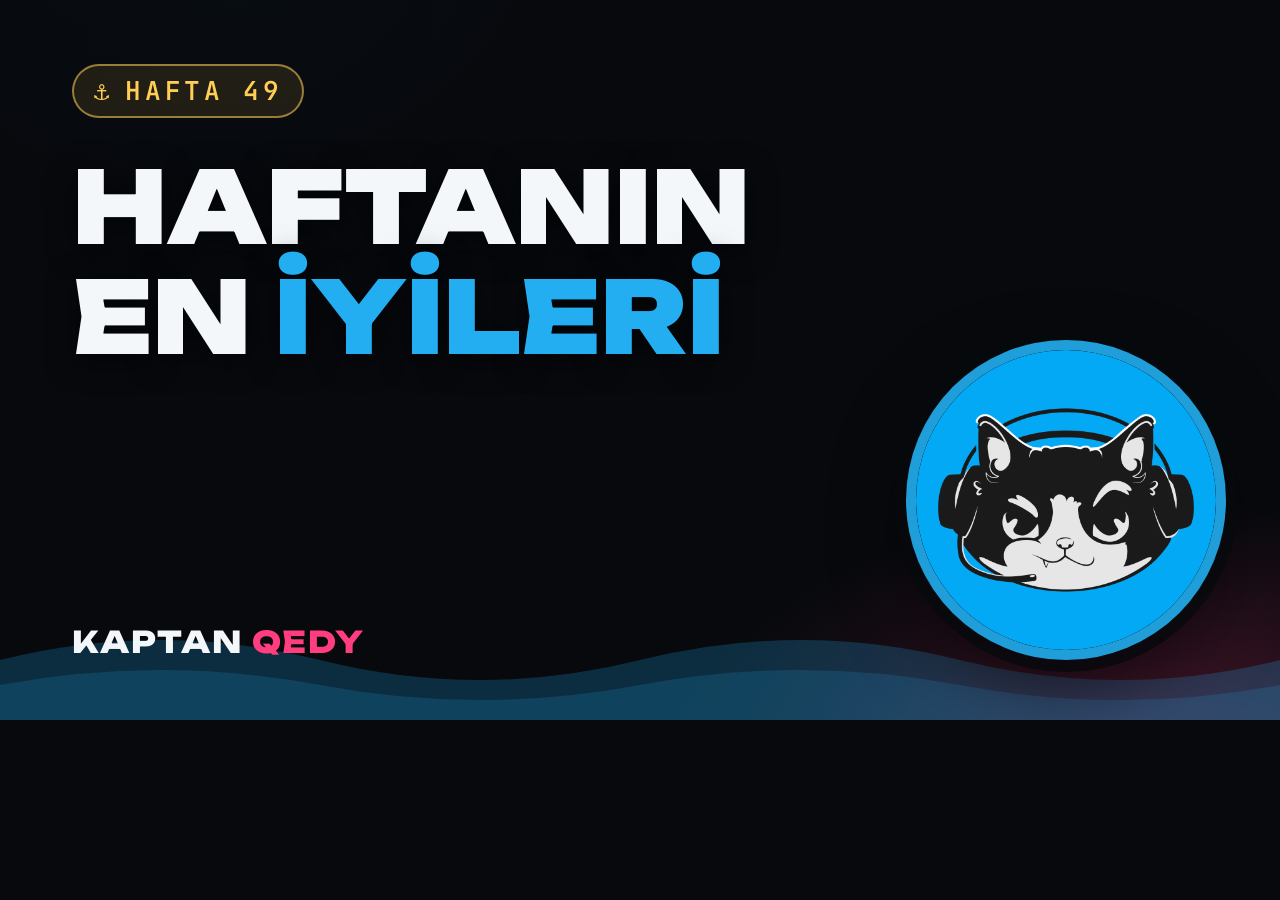
<file: social/thumbnail.html>
<!doctype html>
<!-- YouTube thumbnail, 1280×720. Everything that changes comes from the address bar:
       thumbnail.html?hafta=40&oyun=League%20of%20Legends&baslik=Kraken%20D%C3%BC%C5%9Ft%C3%BC&bg=kare.jpg
     hafta   week number (default: this ISO week)       oyun   the week's game (optional)
     baslik  big title, 2–4 words (default: Haftanın En İyileri)
     bg      background image next to this file, e.g. a frame from the recap video (optional)
   To PNG (Windows, Edge is always installed):
     "C:\Program Files (x86)\Microsoft\Edge\Application\msedge.exe" --headless --disable-gpu --hide-scrollbars
       --window-size=1280,720 --screenshot="%CD%\kapak.png" "file:///%CD%/social/thumbnail.html?hafta=40&oyun=LoL" -->
<html lang="tr">
<head>
<meta charset="utf-8">
<title>Hafta Kapağı</title>
<link rel="stylesheet" href="https://fonts.googleapis.com/css2?family=Unbounded:wght@700;800;900&family=JetBrains+Mono:wght@600&display=swap">
<style>
  :root{--bg:#07090d;--ink:#f4f7fa;--blue:#22aef0;--pink:#ff3d7f;--gold:#ffce54}
  html,body{margin:0;width:1280px;height:720px;overflow:hidden;background:var(--bg);color:var(--ink)}
  .cover{position:relative;width:1280px;height:720px;overflow:hidden;font-family:'Unbounded',system-ui,sans-serif}
  .bg{position:absolute;inset:0;background:center/cover no-repeat;filter:saturate(1.15)}
  .shade{position:absolute;inset:0;background:linear-gradient(90deg,rgba(7,9,13,.96) 0%,rgba(7,9,13,.82) 42%,rgba(7,9,13,.15) 78%),
    radial-gradient(700px 420px at 90% 110%,rgba(255,61,127,.35),transparent 70%),radial-gradient(600px 400px at 10% -10%,rgba(34,174,240,.3),transparent 70%)}
  .copy{position:absolute;left:72px;top:64px;right:420px}
  .chip{display:inline-flex;align-items:center;gap:12px;font:600 26px/1 'JetBrains Mono',monospace;letter-spacing:.14em;color:var(--gold);
    padding:12px 20px;border:2px solid rgba(255,206,84,.55);border-radius:100px;background:rgba(255,206,84,.1)}
  h1{margin:34px 0 0;font-weight:900;font-size:100px;line-height:1.1;letter-spacing:-.01em;text-transform:uppercase;
    text-shadow:0 6px 30px rgba(0,0,0,.6)}
  h1 .hl{color:var(--blue)}
  .game{margin-top:26px;font-weight:700;font-size:34px;color:#c9d6e2}
  .logo{position:absolute;right:64px;bottom:70px;width:300px;height:300px;border-radius:50%;
    box-shadow:0 0 0 10px rgba(34,174,240,.9),0 0 0 22px rgba(7,9,13,.8),0 30px 80px rgba(0,0,0,.6)}
  .brand{position:absolute;left:72px;bottom:60px;font-weight:800;font-size:30px;letter-spacing:.06em}
  .brand span{color:var(--pink)}
  svg.waves{position:absolute;left:0;right:0;bottom:0;width:100%;height:120px}
</style>
</head>
<body>
<div class="cover">
  <div class="bg" id="bg"></div>
  <div class="shade"></div>
  <div class="copy">
    <div class="chip">⚓ <span id="week"></span></div>
    <h1 id="title"></h1>
    <div class="game" id="game"></div>
  </div>
  <svg class="waves" viewBox="0 0 1280 120" preserveAspectRatio="none" aria-hidden="true">
    <path d="M0 60 Q160 20 320 60 T640 60 T960 60 T1280 60 V120 H0Z" fill="rgba(34,174,240,.22)"/>
    <path d="M0 85 Q160 55 320 85 T640 85 T960 85 T1280 85 V120 H0Z" fill="rgba(34,174,240,.16)"/>
  </svg>
  <img class="logo" src="../docs/assets/logo_cat.png" alt="">
  <div class="brand">KAPTAN <span>QEDY</span></div>
</div>
<script>
  const q = new URLSearchParams(location.search);
  const isoWeek = d => { const t = new Date(Date.UTC(d.getFullYear(), d.getMonth(), d.getDate())); t.setUTCDate(t.getUTCDate() + 4 - (t.getUTCDay() || 7));
    return Math.ceil(((t - Date.UTC(t.getUTCFullYear(), 0, 1)) / 864e5 + 1) / 7); };
  document.getElementById('week').textContent = 'HAFTA ' + (q.get('hafta') || isoWeek(new Date()));
  const words = (q.get('baslik') || 'Haftanın En İyileri').trim().split(/\s+/);
  const title = document.getElementById('title');
  words.forEach((w, i) => { const s = document.createElement('span'); s.textContent = w + ' '; if (i === words.length - 1) s.className = 'hl'; title.append(s); });
  document.getElementById('game').textContent = q.get('oyun') || '';
  if (q.get('bg')) document.getElementById('bg').style.backgroundImage = `url("${encodeURI(q.get('bg'))}")`;
</script>
</body>
</html>
</file>
<file: obs-overlay/scene.css>
:root{
  --ink:#f5f8fb;--muted:#b5c4d3;--blue:#22aef0;--pink:#ff3d7f;--twitch:#9146ff;--kick:#53fc18;
  --font-display:'Unbounded',system-ui,sans-serif;
  --font-body:'Plus Jakarta Sans',system-ui,"Segoe UI",sans-serif;
  --font-mono:'JetBrains Mono','SFMono-Regular',Consolas,monospace;
  font-family:var(--font-body);color:var(--ink)
}
*{box-sizing:border-box}
html,body{width:100%;height:100%;margin:0;overflow:hidden}
body{background:#070b12}
.scene{position:relative;width:100vw;height:100vh;overflow:hidden;isolation:isolate;background:radial-gradient(circle at 53% 47%,rgba(31,69,91,.44),transparent 37%),radial-gradient(circle at 75% 79%,rgba(113,28,65,.3),transparent 37%),#070b12}
.scene:before{content:"";position:absolute;inset:-2%;background:url("preview-assets/game-scene.png") center/cover no-repeat;opacity:.17;filter:grayscale(.35) blur(2px);transform:scale(1.03)}
.scene:after{content:"";position:absolute;inset:0;background:linear-gradient(90deg,rgba(5,8,14,.78),rgba(5,8,14,.17) 50%,rgba(5,8,14,.8)),linear-gradient(0deg,#070b12,transparent 19%,transparent 80%,#070b12);pointer-events:none}
.grain{position:absolute;inset:0;z-index:1;opacity:.16;background-image:linear-gradient(rgba(153,216,240,.14) 1px,transparent 1px),linear-gradient(90deg,rgba(153,216,240,.14) 1px,transparent 1px);background-size:3.5vw 3.5vw;mask-image:linear-gradient(transparent,#000 20%,#000 80%,transparent);animation:gridDrift 45s linear infinite}

/* sea — canvas-drawn waves + ships riding them, see sea.js */
.sea-canvas{position:absolute;left:0;right:0;bottom:0;height:28%;z-index:2;width:100%;pointer-events:none}
.topline{position:absolute;top:3%;left:2%;right:2%;height:1px;background:linear-gradient(90deg,var(--twitch),var(--blue) 38%,var(--pink) 65%,var(--kick));box-shadow:0 0 1.3vw rgba(34,174,240,.48);z-index:3}
.corner{position:absolute;width:4%;height:7%;z-index:3;opacity:.8;border:2px solid rgba(200,235,255,.35)}
.corner.tl{top:3%;left:2%;border-right:0;border-bottom:0}.corner.tr{top:3%;right:2%;border-left:0;border-bottom:0}.corner.bl{bottom:3%;left:2%;border-top:0;border-right:0}.corner.br{bottom:3%;right:2%;border-top:0;border-left:0}
.rail{position:absolute;top:13%;bottom:13%;width:2px;z-index:3;opacity:.65}.rail.left{left:2%;background:linear-gradient(transparent,var(--twitch),transparent)}.rail.right{right:2%;background:linear-gradient(transparent,var(--kick),transparent)}
.rail:after{content:"";position:absolute;top:0;left:-3px;width:8px;height:8px;border-radius:50%;background:currentColor;box-shadow:0 0 18px currentColor;animation:travel 12s linear infinite}.rail.left{color:var(--twitch)}.rail.right{color:var(--kick)}.rail.right:after{animation-delay:-6s}
.header{position:absolute;z-index:4;top:5%;left:5.5%;right:5.5%;display:flex;align-items:center;justify-content:space-between;font-family:var(--font-mono);font-size:.8vw;letter-spacing:.24em;font-weight:600;text-transform:uppercase;color:#c5d2df}
.header .channel{display:flex;gap:.7vw;align-items:center}.header .channel:before{content:"";width:.42vw;height:.42vw;border-radius:50%;background:currentColor;box-shadow:0 0 15px currentColor;animation:beacon 2.5s ease-in-out infinite}
.header .twitch{color:var(--twitch)}.header .kick{color:var(--kick)}
.center{position:absolute;z-index:4;inset:12% 8% 13%;display:flex;flex-direction:column;align-items:center;justify-content:center;text-align:center}
.emblem{position:relative;width:10vw;height:10vw;margin-bottom:2.5vw;display:grid;place-items:center}
.emblem:before,.emblem:after{content:"";position:absolute;inset:-.8vw;border:1px solid rgba(34,174,240,.48);border-radius:50%;box-shadow:0 0 2vw rgba(34,174,240,.17);animation:spin 14s linear infinite}
.emblem:after{inset:-1.6vw;border-style:dashed;border-color:rgba(255,61,127,.4);animation-direction:reverse;animation-duration:22s}
.emblem img{position:relative;z-index:1;width:8.8vw;height:8.8vw;object-fit:cover;border-radius:50%;filter:drop-shadow(0 0 1.6vw rgba(34,174,240,.38));animation:float 5s ease-in-out infinite}
.kicker{font-family:var(--font-mono);font-size:.85vw;font-weight:600;letter-spacing:.38em;text-transform:uppercase;color:var(--blue);margin-bottom:1.15vw}
h1{font-family:var(--font-display);font-size:clamp(48px,5.7vw,128px);line-height:1.04;margin:0;font-weight:900;letter-spacing:-.02em;text-transform:uppercase;text-shadow:0 .4vw 3vw rgba(0,0,0,.45)}
h1 .word{
  display:inline-block;background:linear-gradient(115deg,#fff 28%,#bfeaff 50%,#ff6a9c 82%);
  background-size:250% 100%;-webkit-background-clip:text;background-clip:text;color:transparent;
}
.subtitle{margin:1.7vw 0 0;font-size:1.2vw;line-height:1.5;letter-spacing:.02em;color:#d6e1ea}
.pulse-line{display:flex;align-items:center;gap:.65vw;margin-top:2.5vw;padding:.65vw 1.4vw;border:1px solid rgba(34,174,240,.42);border-radius:100px;background:rgba(7,15,24,.68);box-shadow:0 0 1.6vw rgba(34,174,240,.14);font-family:var(--font-mono);font-size:.8vw;font-weight:600;letter-spacing:.18em;text-transform:uppercase}
.pulse-line:before{content:"";width:.55vw;height:.55vw;border-radius:50%;background:var(--blue);box-shadow:0 0 1vw var(--blue);animation:beacon 2s ease-in-out infinite}
.timer{display:none;margin-top:1.5vw;font-family:var(--font-mono);font-size:3.1vw;font-variant-numeric:tabular-nums;letter-spacing:.06em;font-weight:600;text-shadow:0 0 2vw rgba(34,174,240,.4)}
.timer.active{display:block}
.footer{position:absolute;z-index:4;left:5.5%;right:5.5%;bottom:5.3%;display:flex;align-items:center;gap:1.25vw;font-family:var(--font-mono);font-size:.72vw;font-weight:600;letter-spacing:.2em;color:#aabccf;text-transform:uppercase}
.footer .line{height:1px;flex:1;background:linear-gradient(90deg,var(--blue),var(--pink),var(--kick));opacity:.8}
.scene.break .kicker,.scene.break .pulse-line{color:var(--pink)}.scene.break .pulse-line{border-color:rgba(255,61,127,.5)}.scene.break .pulse-line:before{background:var(--pink);box-shadow:0 0 1vw var(--pink)}
.scene.end .kicker,.scene.end .pulse-line{color:var(--kick)}.scene.end .pulse-line{border-color:rgba(83,252,24,.38)}.scene.end .pulse-line:before{background:var(--kick);box-shadow:0 0 1vw var(--kick)}
@keyframes spin{to{transform:rotate(360deg)}}@keyframes float{50%{transform:translateY(-.55vw) rotate(4deg)}}@keyframes beacon{50%{opacity:.35;transform:scale(.65)}}@keyframes travel{0%{top:0;opacity:0}6%,94%{opacity:1}100%{top:100%;opacity:0}}@keyframes gridDrift{to{background-position:7vw 7vw}}
@media(prefers-reduced-motion:reduce){*,*:before,*:after{animation:none!important}}
</file>
<file: obs-overlay/motion.css>
/* Shared motion layer for OBS browser sources. */
.scene:not(.chat-scene){--motion-accent:#22aef0;--motion-rgb:34,174,240}
.scene.break{--motion-accent:#ff3d7f;--motion-rgb:255,61,127}
.scene.end{--motion-accent:#53fc18;--motion-rgb:83,252,24}
.scene:not(.chat-scene):before{animation:sceneDrift 28s ease-in-out infinite alternate}
.scene:not(.chat-scene) .grain{opacity:.21}
.scene:not(.chat-scene) .center:before{content:"";position:absolute;z-index:-1;width:49vw;height:49vw;border-radius:50%;background:radial-gradient(circle,rgba(var(--motion-rgb),.14),rgba(var(--motion-rgb),.04) 31%,transparent 67%);filter:blur(1.8vw);animation:haloBreathe 9s ease-in-out infinite}
.scene:not(.chat-scene) .center:after{content:"";position:absolute;z-index:-1;width:48vw;height:48vw;border:1px solid rgba(var(--motion-rgb),.11);border-radius:50%;box-shadow:0 0 0 4vw rgba(var(--motion-rgb),.025),0 0 0 9vw rgba(var(--motion-rgb),.012);animation:haloTurn 30s linear infinite}
.scene:not(.chat-scene) .emblem{animation:enterEmblem 1.25s cubic-bezier(.17,.75,.2,1) both}
.scene:not(.chat-scene) .emblem:before{border-width:2px;border-top-color:var(--motion-accent);border-right-color:transparent}
.scene:not(.chat-scene) .emblem:after{border-left-color:var(--motion-accent)}
.scene:not(.chat-scene) .emblem img{box-shadow:0 0 0 .28vw rgba(5,12,20,.7),0 0 2.7vw rgba(var(--motion-rgb),.52)}
.scene:not(.chat-scene) .kicker{animation:riseReveal .8s .4s both}
.scene:not(.chat-scene) h1 .word,.chat-scene h1 .word{
  animation-name:wordIn,titleLight;animation-duration:.7s,11s;
  animation-timing-function:cubic-bezier(.2,.8,.2,1),linear;
  animation-fill-mode:both,none;animation-iteration-count:1,infinite;
}
.scene:not(.chat-scene) h1 .word:nth-child(1),.chat-scene h1 .word:nth-child(1){animation-delay:.5s,.5s}
.scene:not(.chat-scene) h1 .word:nth-child(2),.chat-scene h1 .word:nth-child(2){animation-delay:.66s,.66s}
.scene:not(.chat-scene) h1 .word:nth-child(3),.chat-scene h1 .word:nth-child(3){animation-delay:.82s,.82s}
.scene:not(.chat-scene) .subtitle{animation:riseReveal .85s .82s both}
.scene:not(.chat-scene) .pulse-line{position:relative;overflow:hidden;animation:riseReveal .85s 1.05s both,pillGlow 4s 2s ease-in-out infinite}
.scene:not(.chat-scene) .pulse-line:after{content:"";position:absolute;inset:0;width:35%;background:linear-gradient(90deg,transparent,rgba(255,255,255,.16),transparent);transform:skewX(-25deg) translateX(-220%);animation:lightSweep 6s 2.5s ease-in-out infinite}
.scene:not(.chat-scene) .footer{animation:riseReveal .8s 1.2s both}
.scene:not(.chat-scene) .sea-canvas{animation:fadeReveal 1.6s 1.3s both}
.scene:not(.chat-scene) .header{animation:fadeReveal 1s .2s both}
.scene:not(.chat-scene) .timer.active{animation:riseReveal .6s both,timerBreathe 3s .7s ease-in-out infinite}
.scene:not(.chat-scene) .topline,.overlay .topline,.chat-scene .topline{background-size:230% 100%;animation:gradientSlide 9s linear infinite}
.scene:not(.chat-scene) .corner,.overlay .corner,.chat-scene .corner{animation:edgeBreathe 6s ease-in-out infinite}
.scene:not(.chat-scene) .corner.tr,.overlay .corner.tr,.chat-scene .corner.tr{animation-delay:-1.5s}
.scene:not(.chat-scene) .corner.bl,.overlay .corner.bl,.chat-scene .corner.bl{animation-delay:-3s}
.scene:not(.chat-scene) .corner.br,.overlay .corner.br,.chat-scene .corner.br{animation-delay:-4.5s}
.atmosphere{position:absolute;z-index:2;inset:0;width:100%;height:100%;pointer-events:none}
.overlay .port{animation:fadeReveal 1.1s both}
.overlay .port.kick{animation-delay:.2s}
.overlay .camera-bar{overflow:hidden;animation:slideFromLeft .85s .2s cubic-bezier(.2,.8,.2,1) both}
.overlay .camera-bar:after,.chat-scene .camera-bar:after{content:"";position:absolute;inset:0;width:38%;background:linear-gradient(90deg,transparent,rgba(255,255,255,.14),transparent);transform:skewX(-25deg) translateX(-240%);animation:lightSweep 8s 2s ease-in-out infinite}
.overlay .chat{animation:slideFromRight .9s .28s cubic-bezier(.2,.8,.2,1) both}
.overlay .chat-header,.chat-scene .chat-title{position:relative;overflow:hidden}
.overlay .chat-header:after,.chat-scene .chat-title:after{content:"";position:absolute;bottom:0;left:-45%;width:35%;height:1px;background:linear-gradient(90deg,transparent,#22aef0,transparent);box-shadow:0 0 12px #22aef0;animation:underlineTravel 8s 2s linear infinite}
.overlay .alert.show{box-shadow:0 18px 45px rgba(0,0,0,.48),0 0 32px var(--accent);animation:alertFlash .7s ease-out}
.overlay .alert.show:after{content:"";position:absolute;inset:0;border-radius:inherit;background:linear-gradient(115deg,transparent 25%,rgba(255,255,255,.12) 48%,transparent 66%);background-size:220% 100%;animation:alertSheen 1.1s ease-out both;pointer-events:none}
.overlay .lower .line,.chat-scene .footer .line{background-size:200% 100%;animation:gradientSlide 11s linear infinite}
.chat-scene .left-copy{animation:slideFromLeft 1s .15s cubic-bezier(.2,.8,.2,1) both}
.chat-scene .camera-bar{overflow:hidden;animation:slideFromLeft .8s .35s both}
.chat-scene .chat-panel{animation:slideFromRight 1s .25s cubic-bezier(.2,.8,.2,1) both,panelGlow 6s 1.2s ease-in-out infinite}
.chat-scene .chat-panel .message{animation:riseReveal .45s ease-out both}
.chat-scene .footer{animation:fadeReveal 1s 1s both}
@keyframes sceneDrift{from{transform:scale(1.03) translate(-.7%,.4%)}to{transform:scale(1.12) translate(.8%,-.6%)}}
@keyframes haloBreathe{50%{opacity:.62;transform:scale(1.12)}}
@keyframes haloTurn{50%{transform:rotate(180deg) scale(1.04)}to{transform:rotate(360deg)}}
@keyframes enterEmblem{from{opacity:0;transform:translateY(2vw) scale(.78);filter:blur(8px)}to{opacity:1;transform:none;filter:blur(0)}}
@keyframes wordIn{from{opacity:0;transform:translateY(.5em) scale(.9);filter:blur(7px)}to{opacity:1;transform:none;filter:blur(0)}}
@keyframes riseReveal{from{opacity:0;transform:translateY(1.2vw);filter:blur(5px)}to{opacity:1;transform:none;filter:blur(0)}}
@keyframes fadeReveal{from{opacity:0}to{opacity:1}}
@keyframes titleLight{0%{background-position:0% 50%}100%{background-position:200% 50%}}
@keyframes pillGlow{50%{box-shadow:0 0 2vw rgba(var(--motion-rgb),.32)}}
@keyframes timerBreathe{50%{opacity:.65}}
@keyframes lightSweep{0%,72%{transform:skewX(-25deg) translateX(-240%)}86%,100%{transform:skewX(-25deg) translateX(420%)}}
@keyframes gradientSlide{to{background-position:200% 0}}
@keyframes edgeBreathe{50%{opacity:.32;filter:drop-shadow(0 0 7px rgba(34,174,240,.5))}}
@keyframes slideFromLeft{from{opacity:0;transform:translateX(-1.6vw)}to{opacity:1;transform:none}}
@keyframes slideFromRight{from{opacity:0;transform:translateX(1.6vw)}to{opacity:1;transform:none}}
@keyframes underlineTravel{from{left:-45%}to{left:110%}}
@keyframes alertFlash{from{filter:brightness(1.7)}to{filter:brightness(1)}}
@keyframes alertSheen{from{background-position:190% 0}to{background-position:-40% 0}}
@keyframes panelGlow{50%{box-shadow:0 1.5vw 4vw rgba(0,0,0,.35),0 0 2.5vw rgba(34,174,240,.13)}}
@media(prefers-reduced-motion:reduce){
  .scene *, .scene *:before,.scene *:after,.overlay *, .overlay *:before,.overlay *:after{animation:none!important;transition:none!important}
  .scene:not(.chat-scene) .center>* , .chat-scene .left-copy,.chat-scene .chat-panel,.overlay .camera-bar,.overlay .chat{opacity:1!important;transform:none!important;filter:none!important}
}
</file>
<file: obs-overlay/show.css>
.show-card{position:absolute;z-index:8;color:#f4f9ff;font-family:var(--font-body,'Plus Jakarta Sans',system-ui,sans-serif);border:1px solid rgba(147,215,247,.35);border-radius:1vw;background:linear-gradient(140deg,rgba(8,19,30,.88),rgba(7,13,22,.7));box-shadow:0 1vw 3vw rgba(0,0,0,.3),inset 0 1px rgba(255,255,255,.08);backdrop-filter:blur(10px);padding:1.1vw 1.4vw}
.show-label{font-family:var(--font-mono,'JetBrains Mono',monospace);font-size:.7vw;letter-spacing:.23em;font-weight:700;color:#69cdf8;text-transform:uppercase;margin-bottom:.7vw}
.show-small{font-size:.8vw;line-height:1.5;color:#d0dce8}
.show-spotlight{left:26%;right:26%;bottom:8%;text-align:center;display:none;animation:showIn .45s cubic-bezier(.2,.8,.2,1) both}
.show-spotlight.active{display:block}
.show-spotlight .show-text{font-size:1.35vw;font-weight:720;line-height:1.3;overflow-wrap:anywhere}
.show-spotlight .show-author{margin-top:.65vw;font-size:.74vw;letter-spacing:.12em;color:#d8e7f3}
.name .crew-rank{margin-left:.45em;padding:.05em .45em;border-radius:1em;background:rgba(255,206,84,.16);color:#ffce54;font-size:.72em;font-weight:700;letter-spacing:.04em;vertical-align:.08em}
.show-card .emote{height:1.5em;width:auto;vertical-align:middle;margin:-.2em .08em}
.show-spotlight[data-kind="question"] .show-label{color:#ffce54}
.show-spotlight[data-platform="twitch"]{border-color:rgba(145,70,255,.7)}
.show-spotlight[data-platform="kick"]{border-color:rgba(83,252,24,.55)}
.show-vote{left:4%;top:16%;width:22%;display:none}
.show-vote.active{display:block}
.show-vote .vote-row{display:grid;grid-template-columns:1.25vw 1fr 2vw;gap:.4vw;align-items:center;font-size:.75vw;margin:.45vw 0}
.show-vote .vote-row b{color:#68ccf9}.show-vote .vote-track{grid-column:2 / 4;height:.22vw;border-radius:1vw;background:rgba(255,255,255,.12);overflow:hidden}.show-vote .vote-track i{display:block;height:100%;background:linear-gradient(90deg,#9146ff,#22aef0,#53fc18);transition:width .6s}
.show-vote .show-small{font-size:.62vw;letter-spacing:.07em;margin-top:.6vw}
.scene.start .show-crew{left:5.5%;top:13%;width:19%;min-height:16%;max-height:35%;overflow:hidden}
.show-crew .crew-list{display:flex;flex-direction:column;gap:.48vw}.show-crew .crew-person{font-size:.85vw;white-space:nowrap;overflow:hidden;text-overflow:ellipsis;animation:showIn .5s both}.show-crew .crew-person:before{content:"◉";color:#22aef0;margin-right:.5vw}.show-crew .crew-person.kick:before{color:#53fc18}.show-crew .crew-person.twitch:before{color:#9146ff}
.show-crew .crew-person .rank{margin-left:.55vw;font-family:var(--font-mono,'JetBrains Mono',monospace);font-size:.58vw;font-weight:700;letter-spacing:.12em;text-transform:uppercase;color:#ffce54}
.show-rankup{left:38%;right:38%;top:12.5%;text-align:center;padding:.8vw 1vw;display:none;border-color:rgba(255,206,84,.75);box-shadow:0 1vw 3vw rgba(0,0,0,.35),0 0 1.6vw rgba(255,206,84,.35)}
.show-rankup.active{display:block;animation:showIn .45s cubic-bezier(.2,1.4,.3,1) both}
.show-rankup .show-label{color:#ffce54}
.show-rankup .rank-name{font-family:var(--font-display,'Unbounded',sans-serif);font-size:1.05vw;font-weight:700;overflow:hidden;text-overflow:ellipsis;white-space:nowrap}
.show-rankup[data-platform="twitch"] .rank-name{color:#c9a8ff}.show-rankup[data-platform="kick"] .rank-name{color:#9dff77}
.show-rankup .rank-title{margin-top:.3vw;font-family:var(--font-mono,'JetBrains Mono',monospace);font-size:.72vw;font-weight:700;letter-spacing:.16em;text-transform:uppercase;color:#ffe29a}
.show-idcard{border-color:rgba(34,174,240,.75);box-shadow:0 1vw 3vw rgba(0,0,0,.35),0 0 1.6vw rgba(34,174,240,.35)}.show-idcard .show-label{color:#7fd3ff}
.show-idcard .id-line{margin-top:.35vw;font-size:.72vw;color:#dbe7f2;white-space:nowrap;overflow:hidden;text-overflow:ellipsis}
.show-segment{position:absolute;z-index:8;left:50%;top:3%;transform:translate(-50%,-50%);display:none;align-items:center;gap:1.1vw;padding:.38vw 1.1vw;border:1px solid rgba(147,215,247,.3);border-radius:100px;background:rgba(7,13,22,.82);font-family:var(--font-mono,'JetBrains Mono',monospace);font-size:.6vw;font-weight:600;letter-spacing:.16em;text-transform:uppercase;color:#8fa2b5;white-space:nowrap}
.show-segment.active{display:flex}
.show-segment .now b{color:#69cdf8}.show-segment .next b{color:#dfe8f0}
.show-segment .goal{display:flex;align-items:center;gap:.5vw;color:#ffce54}
.show-segment .goal>i{display:block;width:4.5vw;height:.35vw;border-radius:1vw;background:rgba(255,255,255,.12);overflow:hidden}
.show-segment .goal>i>i{display:block;height:100%;background:linear-gradient(90deg,#ffce54,#5cf0a0);transition:width .6s}
.show-segment .goal.done{color:#5cf0a0}
.show-log{left:5.5%;top:22%;width:22%;max-height:26%;overflow:hidden}.show-log .show-value{font-size:1.08vw;font-weight:800;margin-bottom:1vw;overflow-wrap:anywhere}
.show-end{right:5.5%;top:11%;width:23%;max-height:36%;overflow:hidden}.show-end .stat-grid{display:grid;grid-template-columns:1fr 1fr;gap:.65vw;margin-bottom:1vw}.show-end .stat{border-top:1px solid rgba(255,255,255,.15);padding-top:.4vw}.show-end .stat strong{font-family:var(--font-mono,'JetBrains Mono',monospace);font-variant-numeric:tabular-nums;font-size:1.4vw;font-weight:600}.show-end .stat span{display:block;color:#bccbd8;font-family:var(--font-mono,'JetBrains Mono',monospace);font-size:.6vw;letter-spacing:.1em}.show-end .stat-grid.six{grid-template-columns:1fr 1fr 1fr;gap:.5vw .6vw;margin-bottom:.8vw}.show-end .stat-grid.six .stat strong{font-size:1.2vw}.show-end .stat>div{color:#bccbd8;font-family:var(--font-mono,'JetBrains Mono',monospace);font-size:.6vw;letter-spacing:.1em;white-space:nowrap}.show-end .stat-grid.six .stat>div{font-size:.5vw;letter-spacing:.06em}.show-end .stat.score strong{color:#5cf0a0}.show-end .stat.streak strong{color:#ffb347}.show-end .end-predict{margin:-.3vw 0 .8vw;font-family:var(--font-mono,'JetBrains Mono',monospace);font-size:.62vw;letter-spacing:.08em;color:#c9b6ff}
.show-end .end-king{color:#ffe29a}
.show-end .highlight{font-size:.78vw;line-height:1.4;margin:.35vw 0;overflow-wrap:anywhere}
.chat-scene .show-spotlight{left:5%;right:53%;bottom:4%;text-align:left}.chat-scene .show-vote{left:5%;top:58%;width:33%}
.overlay .show-spotlight{left:29%;right:29%;bottom:5%;padding:.65vw 1vw}.overlay .show-spotlight .show-text{font-size:.9vw}.overlay .show-vote{left:3.7%;top:27%;width:18%;padding:.8vw}.overlay .show-vote .vote-row{font-size:.58vw}
.show-score{right:4.1%;top:23.5%;width:15%;padding:.8vw 1vw;display:none;--heat:0;transition:border-color .5s,box-shadow .5s}
.show-score.active{display:block;animation:showIn .45s cubic-bezier(.2,.8,.2,1) both}
.show-score .score-line{display:flex;align-items:baseline;gap:.3vw;font-family:var(--font-mono,'JetBrains Mono',monospace);font-variant-numeric:tabular-nums}
.show-score .score-line b{font-size:1.9vw;font-weight:600;line-height:1}.show-score .score-line b.w{color:#5cf0a0}.show-score .score-line b.l{color:#ff3d7f}
.show-score .score-line small{font-size:.62vw;letter-spacing:.14em;color:#a8b7c6;margin-right:.8vw}
.show-score .score-dots{display:flex;gap:.5vw;margin-top:.65vw}
.show-score .score-dots i{width:.8vw;height:.8vw;border-radius:50%;border:1px solid rgba(255,255,255,.22);background:rgba(255,255,255,.06)}
.show-score .score-dots i.w{background:#5cf0a0;border-color:#5cf0a0;box-shadow:0 0 .6vw rgba(92,240,160,.65)}
.show-score .score-dots i.l{background:#ff3d7f;border-color:#ff3d7f;box-shadow:0 0 .6vw rgba(255,61,127,.55)}
.show-score .score-dots i.new{animation:dotPop .7s cubic-bezier(.2,1.6,.4,1) both}
.show-score .score-streak{margin-top:.6vw;font-family:var(--font-mono,'JetBrains Mono',monospace);font-size:.6vw;font-weight:700;letter-spacing:.13em;color:#a8b7c6;white-space:nowrap}
.show-score.bump{animation:scoreBump .55s cubic-bezier(.2,1.5,.4,1)}
.show-score.fire{border-color:rgba(255,150,50,.85);box-shadow:0 1vw 3vw rgba(0,0,0,.3),0 0 calc(1.2vw * var(--heat)) rgba(255,110,20,.55),inset 0 0 calc(.8vw * var(--heat)) rgba(255,120,30,.18)}
.show-score.fire .score-streak{color:#ffc36b;text-shadow:0 0 .4vw #ff7a00,0 0 1vw #ff3d00;animation:flicker 1.3s steps(1) infinite}
.show-score::before,.show-score::after{content:"";position:absolute;left:6%;right:6%;bottom:calc(100% - .5vw);height:calc(1.5vw * var(--heat));pointer-events:none;opacity:0;transform-origin:50% 100%;filter:blur(.12vw);transition:opacity .4s}
.show-score::before{background:radial-gradient(22% 95% at 12% 100%,#ffe9a3 0%,#ff8a1f 42%,transparent 72%),radial-gradient(20% 100% at 38% 100%,#fff4c4 0%,#ff6a00 45%,transparent 74%),radial-gradient(22% 85% at 63% 100%,#ffe9a3 0%,#ff4d1a 45%,transparent 72%),radial-gradient(20% 100% at 88% 100%,#fff4c4 0%,#ff8a1f 42%,transparent 72%)}
.show-score::after{background:radial-gradient(18% 80% at 25% 100%,#fff 0%,#ffb13b 35%,transparent 70%),radial-gradient(16% 90% at 52% 100%,#fff 0%,#ff7a1a 40%,transparent 72%),radial-gradient(18% 75% at 76% 100%,#fff 0%,#ffb13b 35%,transparent 70%)}
.show-score.fire::before{opacity:.95;animation:flame .32s ease-in-out infinite alternate}
.show-score.fire::after{opacity:.8;animation:flame2 .47s ease-in-out infinite alternate}
.show-predict{left:3.7%;top:46%;width:18%;padding:.8vw 1vw;display:none}
.show-predict.active{display:block;animation:showIn .45s cubic-bezier(.2,.8,.2,1) both}
.show-predict[data-status="open"]{border-color:rgba(145,70,255,.7);box-shadow:0 1vw 3vw rgba(0,0,0,.3),0 0 1.4vw rgba(145,70,255,.35);animation:showIn .45s cubic-bezier(.2,.8,.2,1) both,predictPulse 2s ease-in-out infinite}
.show-predict .predict-bar{display:flex;height:.55vw;border-radius:1vw;overflow:hidden;background:rgba(255,255,255,.1);gap:2px}
.show-predict .predict-bar i{display:block;height:100%;transition:width .6s cubic-bezier(.2,.8,.2,1)}.show-predict .predict-bar i.w{background:#5cf0a0}.show-predict .predict-bar i.l{background:#ff3d7f}
.show-predict .predict-legend{display:flex;justify-content:space-between;margin-top:.45vw;font-family:var(--font-mono,'JetBrains Mono',monospace);font-size:.58vw;font-weight:700;letter-spacing:.08em}
.show-predict .predict-legend .w{color:#5cf0a0}.show-predict .predict-legend .l{color:#ff3d7f}
.show-predict .show-small{font-family:var(--font-mono,'JetBrains Mono',monospace);font-size:.58vw;letter-spacing:.06em;margin-top:.5vw;white-space:pre}
.show-predict .predict-result{font-size:1.05vw;font-weight:800;margin-bottom:.55vw;animation:dotPop .6s cubic-bezier(.2,1.4,.4,1) both}
@keyframes predictPulse{0%,100%{box-shadow:0 1vw 3vw rgba(0,0,0,.3),0 0 .6vw rgba(145,70,255,.25)}50%{box-shadow:0 1vw 3vw rgba(0,0,0,.3),0 0 1.6vw rgba(145,70,255,.55)}}
@keyframes flame{0%{transform:scaleY(.82) skewX(-4deg)}100%{transform:scaleY(1.15) skewX(4deg)}}
@keyframes flame2{0%{transform:scaleY(1.1) skewX(5deg) translateX(-2%)}100%{transform:scaleY(.8) skewX(-5deg) translateX(2%)}}
@keyframes flicker{0%,100%{opacity:1}42%{opacity:.82}47%{opacity:1}71%{opacity:.9}}
@keyframes dotPop{0%{transform:scale(0)}60%{transform:scale(1.7)}100%{transform:scale(1)}}
@keyframes scoreBump{0%{transform:scale(1)}35%{transform:scale(1.06)}100%{transform:scale(1)}}
@keyframes showIn{from{opacity:0;transform:translateY(1.2vw) scale(.97)}to{opacity:1;transform:translateY(0) scale(1)}}
/* mini games — one centered lane under the segment strip (Kraken, yelken yarışı, olta, rütbe) */
.show-events{position:absolute;z-index:9;left:50%;top:6%;transform:translateX(-50%);width:30%;display:flex;flex-direction:column;align-items:center;gap:.6vw;pointer-events:none}
.scene.start .show-events,.scene.break .show-events{left:auto;right:5.5%;top:14%;transform:none;width:21%}
.chat-scene .show-events{left:5%;top:7.5%;transform:none;width:38%}
.show-events .show-card{position:relative;left:auto;right:auto;top:auto;bottom:auto;width:100%}
.show-events .show-rankup{width:auto;min-width:45%}
.show-deaths,.show-music,.show-hype,.show-raid,.show-kraken,.show-race,.show-fish,.show-queue,.show-tug{display:none}
.show-deaths.active,.show-music.active,.show-hype.active,.show-raid.active,.show-kraken.active,.show-race.active,.show-fish.active,.show-queue.active,.show-tug.active{display:block;animation:showIn .45s cubic-bezier(.2,1.2,.3,1) both}
.show-kraken{border-color:rgba(255,61,127,.75);box-shadow:0 1vw 3vw rgba(0,0,0,.35),0 0 2vw rgba(255,61,127,.35)}
.show-kraken .show-label{color:#ff7aa6}
.show-kraken .kr-body{display:flex;align-items:center;gap:1vw}
.show-kraken .kr-emoji{font-size:3.2vw;line-height:1;animation:krWobble 1.6s ease-in-out infinite;filter:drop-shadow(0 0 .8vw rgba(255,61,127,.6))}
.show-kraken .kr-info{flex:1;min-width:0}
.show-kraken .kr-title{font-family:var(--font-display,'Unbounded',sans-serif);font-size:1.1vw;font-weight:800;letter-spacing:.04em}
.show-kraken .kr-bar{height:.8vw;margin:.5vw 0;border-radius:1vw;background:rgba(255,255,255,.1);overflow:hidden}
.show-kraken .kr-bar i{display:block;height:100%;background:linear-gradient(90deg,#ff3d7f,#ff8a3d);transition:width .35s ease-out}
.show-kraken .kr-line{font-family:var(--font-mono,'JetBrains Mono',monospace);font-size:.66vw;letter-spacing:.08em;color:#ffd0de}
.show-kraken .kr-hits{margin-top:.35vw;min-height:1em;font-size:.66vw;color:#c9d6e2;white-space:nowrap;overflow:hidden;text-overflow:ellipsis}
.show-kraken.hit{animation:krHit .3s}
.show-kraken[data-status="won"]{border-color:rgba(92,240,160,.8);box-shadow:0 1vw 3vw rgba(0,0,0,.35),0 0 2vw rgba(92,240,160,.4)}
.show-kraken[data-status="won"] .kr-emoji{animation:krSink 1.2s ease-in forwards}
.show-kraken[data-status="lost"] .kr-emoji{animation:none;opacity:.45}
.pirate-sea{position:absolute;left:0;bottom:0;width:100%;height:30%;pointer-events:none;z-index:60;transform:translateY(100%);transition:transform 4s cubic-bezier(.2,.7,.3,1)}.pirate-sea.up{transform:none}@media(prefers-reduced-motion:reduce){.pirate-sea{transition:none}}
.show-pirate[data-status="sunk"]{border-color:rgba(92,240,160,.8);box-shadow:0 1vw 3vw rgba(0,0,0,.35),0 0 2vw rgba(92,240,160,.4)}
.show-race{border-color:rgba(34,174,240,.65)}
.show-race .race-line{margin-bottom:.5vw;font-family:var(--font-mono,'JetBrains Mono',monospace);font-size:.66vw;letter-spacing:.08em;color:#bfe9ff}
.show-race .race-chips{display:flex;flex-wrap:wrap;gap:.35vw}
.show-race .chip{padding:.2vw .55vw;border-radius:1vw;background:rgba(255,255,255,.08);font-size:.66vw;font-weight:700;animation:showIn .4s both}
.show-race .race-lanes{display:flex;flex-direction:column;gap:.3vw}
.show-race .lane{display:grid;grid-template-columns:6.5vw 1fr;align-items:center;gap:.5vw}
.show-race .lane-name{font-size:.62vw;font-weight:700;white-space:nowrap;overflow:hidden;text-overflow:ellipsis}
.show-race .lane-track{position:relative;height:1.3vw;border-radius:1vw;background:linear-gradient(90deg,rgba(34,174,240,.2),rgba(34,174,240,.05));border-right:2px dashed rgba(255,255,255,.4)}
.show-race .boat{position:absolute;top:50%;left:0;transform:translateY(-50%);font-size:1.1vw;line-height:1;transition:left 1s linear}
.show-race .lane.finished .boat{filter:drop-shadow(0 0 .5vw #ffce54)}
.show-race .race-podium{display:flex;justify-content:center;gap:1.2vw;font-family:var(--font-display,'Unbounded',sans-serif);font-size:1vw;font-weight:800}
.show-race .chip.twitch,.show-race .lane.twitch .lane-name,.show-fish[data-platform="twitch"] .fish-who{color:#c9a8ff}
.show-race .chip.kick,.show-race .lane.kick .lane-name,.show-fish[data-platform="kick"] .fish-who{color:#9dff77}
.show-race .chip.kaptan,.show-race .lane.kaptan .lane-name,.show-fish[data-platform="kaptan"] .fish-who{color:#ffce54}
.show-events .show-fish{width:auto;min-width:40%;padding:.6vw 1.1vw;text-align:center}
.show-fish .fish-body{display:flex;align-items:center;justify-content:center;gap:.7vw}
.show-fish .fish-who{font-size:.8vw;font-weight:800}
.show-fish .fish-catch{font-size:1.8vw;line-height:1}
.show-fish .fish-catch.bobbing{animation:fishBob .7s ease-in-out infinite}
.show-fish .fish-new{padding:.1vw .45vw;border-radius:.3vw;background:#ff3d7f;color:#fff;font-family:var(--font-mono,'JetBrains Mono',monospace);font-size:.55vw;font-weight:800;letter-spacing:.1em;animation:fishPop .5s cubic-bezier(.2,1.6,.4,1)}
.show-fish .fish-note{font-family:var(--font-mono,'JetBrains Mono',monospace);font-size:.66vw;letter-spacing:.06em;color:#cfe0ee}
.show-fish:not([data-rarity=""]) .fish-catch{animation:fishPop .5s cubic-bezier(.2,1.6,.4,1)}
.show-fish[data-rarity="nadir"]{border-color:rgba(34,174,240,.85);box-shadow:0 0 1.4vw rgba(34,174,240,.45)}
.show-fish[data-rarity="efsane"]{border-color:rgba(255,206,84,.9);box-shadow:0 0 2vw rgba(255,206,84,.55)}
.show-fish[data-rarity="efsane"] .fish-note{color:#ffe29a}
.show-raid{border-color:rgba(255,206,84,.9);background:linear-gradient(140deg,rgba(46,30,8,.94),rgba(20,14,6,.86));box-shadow:0 1vw 3vw rgba(0,0,0,.4),0 0 2.4vw rgba(255,206,84,.45)}
.show-raid .show-label{color:#ffce54}
.show-raid .raid-body{display:flex;align-items:center;gap:1vw}
.show-raid .raid-flag{font-size:3vw;line-height:1;animation:raidWave 1.2s ease-in-out infinite;transform-origin:20% 90%}
.show-raid .raid-name{font-family:var(--font-display,'Unbounded',sans-serif);font-size:1.35vw;font-weight:800;color:#ffe29a;overflow:hidden;text-overflow:ellipsis;white-space:nowrap}
.show-raid .raid-count{margin-top:.3vw;font-family:var(--font-mono,'JetBrains Mono',monospace);font-size:.7vw;letter-spacing:.08em;color:#f5e6c4}
@keyframes raidWave{0%,100%{transform:rotate(-10deg)}50%{transform:rotate(10deg)}}
.fx-banner{position:absolute;z-index:30;left:50%;bottom:17%;transform:translateX(-50%);padding:.6vw 1.4vw;border-radius:100px;background:rgba(7,13,22,.9);border:1px solid rgba(255,206,84,.7);font-family:var(--font-display,'Unbounded',sans-serif);font-size:1vw;font-weight:800;color:#ffe29a;white-space:nowrap;animation:fxBanner 3.6s ease both;pointer-events:none}
.fx-banner.twitch{border-color:rgba(145,70,255,.8)}.fx-banner.kick{border-color:rgba(83,252,24,.7)}
.fx-confetti{position:absolute;z-index:29;top:-2vw;width:.55vw;height:.9vw;border-radius:.1vw;pointer-events:none;animation:fxFall linear forwards}
.fx-gull{position:absolute;z-index:29;top:9%;left:-8%;display:flex;align-items:center;gap:.5vw;pointer-events:none;animation:fxGull 6s linear forwards}
.fx-gull span{font-size:2.4vw;animation:fxFlap .5s ease-in-out infinite}
.fx-gull small{padding:.15vw .5vw;border-radius:1vw;background:rgba(7,13,22,.8);font-size:.7vw;font-weight:700;color:#fff}
.fx-flash{position:absolute;inset:0;z-index:31;background:radial-gradient(circle at 50% 70%,rgba(255,236,190,.85),rgba(255,140,40,.35) 40%,transparent 70%);pointer-events:none;animation:fxFlash .7s ease-out forwards}
.fx-shake .show-card{animation:fxShake .6s cubic-bezier(.36,.07,.19,.97)!important}
@keyframes fxBanner{0%{opacity:0;transform:translate(-50%,1vw) scale(.9)}12%,82%{opacity:1;transform:translate(-50%,0) scale(1)}100%{opacity:0;transform:translate(-50%,-.5vw)}}
@keyframes fxFall{to{transform:translate(var(--drift),110vh) rotate(var(--spin))}}
@keyframes fxGull{0%{left:-8%;transform:translateY(0)}50%{transform:translateY(2vw)}100%{left:104%;transform:translateY(-1vw)}}
@keyframes fxFlap{50%{transform:translateY(-.3vw) scaleY(.85)}}
@keyframes fxFlash{0%{opacity:0}15%{opacity:1}100%{opacity:0}}
@keyframes fxShake{10%,90%{transform:translate(-.15vw,0)}20%,80%{transform:translate(.3vw,0)}30%,50%,70%{transform:translate(-.5vw,.2vw)}40%,60%{transform:translate(.5vw,-.2vw)}}
.show-events .show-queue{width:auto;min-width:40%;padding:.55vw 1.1vw;text-align:center;border-color:rgba(92,240,160,.6)}
.show-queue .show-label{color:#5cf0a0;margin-bottom:.35vw}
.show-queue .queue-line{font-family:var(--font-mono,'JetBrains Mono',monospace);font-size:.66vw;letter-spacing:.06em;color:#d8f7e6}
@keyframes krWobble{0%,100%{transform:rotate(-8deg) scale(1)}50%{transform:rotate(8deg) scale(1.08)}}
@keyframes krHit{0%,100%{transform:translateX(0)}25%{transform:translateX(-.4vw)}75%{transform:translateX(.4vw)}}
@keyframes krSink{to{transform:translateY(1.5vw) rotate(25deg) scale(.6);opacity:.2}}
@keyframes fishBob{0%,100%{transform:translateY(0) rotate(-6deg)}50%{transform:translateY(.35vw) rotate(6deg)}}
@keyframes fishPop{0%{transform:scale(.2)}70%{transform:scale(1.3)}100%{transform:scale(1)}}
@media(prefers-reduced-motion:reduce){.show-rankup,.show-card,.show-crew .crew-person,.show-score::before,.show-score::after,.show-score .score-streak,.show-score .score-dots i,.show-predict,.show-predict .predict-result,.show-raid .raid-flag,.show-kraken,.show-kraken .kr-emoji,.show-race .chip,.show-fish,.show-fish .fish-catch{animation:none!important}.show-race .boat,.show-kraken .kr-bar i{transition:none}}
.season-line{margin-top:.7vw;padding-top:.5vw;border-top:1px solid rgba(255,255,255,.12);font-family:var(--font-mono,'JetBrains Mono',monospace);font-size:.62vw!important;letter-spacing:.04em;color:#ffe29a!important;white-space:nowrap;overflow:hidden;text-overflow:ellipsis}
.message .first-tag{margin-left:auto;padding:.05em .5em;border-radius:1em;background:rgba(255,206,84,.18);color:#ffe29a;font-size:.7em;font-weight:800;letter-spacing:.06em}
.message.first-seen{box-shadow:0 0 0 1px rgba(255,206,84,.55),0 0 1.2vw rgba(255,206,84,.25);animation:firstGlow 2.4s ease-in-out 2}
@keyframes firstGlow{50%{box-shadow:0 0 0 1px rgba(255,206,84,.9),0 0 2vw rgba(255,206,84,.5)}}
@media(prefers-reduced-motion:reduce){.message.first-seen{animation:none}}
.show-events .show-hype{border-color:rgba(145,70,255,.9);background:linear-gradient(140deg,rgba(38,16,72,.94),rgba(16,10,34,.86));box-shadow:0 1vw 3vw rgba(0,0,0,.4),0 0 2.4vw rgba(145,70,255,.5);text-align:center}
.show-hype .show-label{color:#c9a8ff}
.show-hype .hype-line{font-family:var(--font-display,'Unbounded',sans-serif);font-size:1vw;font-weight:800;color:#f1e8ff}
.fx-banner.support{font-size:1.5vw;padding:.9vw 2.2vw;box-shadow:0 0 2.4vw rgba(255,206,84,.45)}
.show-crew .last-line{margin-top:.5vw;color:#bfe6ff;letter-spacing:.04em}
.season-line.week-line,.show-crew .last-line{white-space:normal;overflow:visible;text-overflow:clip;line-height:1.5}
.season-line.week-line{margin-top:.4vw;padding-top:.4vw}

.show-tug{border-color:rgba(145,70,255,.6);box-shadow:0 1vw 3vw rgba(0,0,0,.35),-1vw 0 2vw rgba(145,70,255,.3),1vw 0 2vw rgba(83,252,24,.25)}
.show-tug .tug-row{display:flex;align-items:center;gap:.8vw;margin:.5vw 0}
.show-tug .tug-side{font-family:var(--font-display,'Unbounded',sans-serif);font-size:.95vw;font-weight:800;white-space:nowrap}.show-tug .tug-side.twitch{color:#c9a8ff}.show-tug .tug-side.kick{color:#9dff77}
.show-tug .tug-rope{position:relative;flex:1;height:.5vw;border-radius:1vw;background:repeating-linear-gradient(115deg,#c8a36a 0 .5vw,#8a6a3d .5vw 1vw)}
.show-tug .tug-knot{position:absolute;top:50%;width:1.3vw;height:1.3vw;margin:-.65vw 0 0 -.65vw;border-radius:50%;background:#ff3d7f;box-shadow:0 0 .8vw rgba(255,61,127,.7);transition:left .4s ease-out}
.show-tug[data-winner="twitch"]{border-color:rgba(145,70,255,.9)}.show-tug[data-winner="kick"]{border-color:rgba(83,252,24,.9)}
.show-cup{border-color:rgba(255,206,84,.7);box-shadow:0 1vw 3vw rgba(0,0,0,.35),0 0 1.6vw rgba(255,206,84,.3)}.show-cup .show-label{color:#ffce54}
.show-cup .cup-row{margin:.25vw 0;font-size:.8vw;font-weight:700;white-space:nowrap;overflow:hidden;text-overflow:ellipsis}
.show-cup .kr-line{margin-top:.35vw;font-family:var(--font-mono,'JetBrains Mono',monospace);font-size:.66vw;letter-spacing:.08em;color:#ffe29a}
.show-tug .kr-line{font-family:var(--font-mono,'JetBrains Mono',monospace);font-size:.66vw;letter-spacing:.08em;color:#dbe7f2}
.emote-drop{position:absolute;top:-8%;width:3.2vw;height:3.2vw;object-fit:contain;z-index:70;pointer-events:none;animation:emoteFall 3s cubic-bezier(.4,0,.8,.6) both;filter:drop-shadow(0 .3vw .5vw rgba(0,0,0,.4))}
@keyframes emoteFall{from{transform:translateY(0) rotate(0)}to{transform:translateY(118vh) rotate(var(--spin,180deg))}}
.mood-layer{position:absolute;inset:0;pointer-events:none;z-index:0;opacity:0;transition:opacity 4s ease}
.mood-layer[data-mood="sun"]{opacity:1;background:radial-gradient(ellipse 60% 55% at 88% -12%,rgba(255,196,84,.34),rgba(255,160,60,.12) 45%,transparent 70%)}
.mood-layer[data-mood="storm"]{opacity:1;background:radial-gradient(ellipse 90% 60% at 50% -25%,rgba(14,18,34,.62),transparent 70%),linear-gradient(rgba(12,16,30,.2),transparent 35%)}
/* no lightning flash: a full-screen white pulse every few seconds is distracting on stream (and bad for photosensitive viewers) */
@keyframes lightning{0%,92%,100%{opacity:0}93%{opacity:.16}94%{opacity:0}95.5%{opacity:.1}97%{opacity:0}}
@media(prefers-reduced-motion:reduce){.mood-layer::after{animation:none!important}}
.fish-reveal{position:absolute;left:50%;top:44%;transform:translate(-50%,-50%);z-index:80;pointer-events:none;text-align:center;animation:frLife 4.8s ease both}
.fish-reveal .fr-rays{position:absolute;left:50%;top:38%;width:26vw;height:26vw;margin:-13vw 0 0 -13vw;border-radius:50%;background:repeating-conic-gradient(rgba(255,214,102,.28) 0 10deg,transparent 10deg 24deg);-webkit-mask:radial-gradient(circle,#000 25%,transparent 68%);mask:radial-gradient(circle,#000 25%,transparent 68%);animation:frSpin 9s linear infinite}
.fish-reveal .fr-emoji{position:relative;font-size:9vw;line-height:1;filter:drop-shadow(0 0 2vw rgba(255,206,84,.8));animation:frPop .7s cubic-bezier(.2,1.6,.3,1) both}
.fish-reveal .fr-label{position:relative;margin-top:.6vw;font-family:var(--font-display,'Unbounded',sans-serif);font-size:2.2vw;font-weight:800;letter-spacing:.08em;color:#ffce54;text-shadow:0 .2vw 1vw rgba(0,0,0,.6)}
.fish-reveal .fr-name{position:relative;margin-top:.3vw;font-size:1.1vw;font-weight:700;color:#fff;text-shadow:0 .15vw .6vw rgba(0,0,0,.7)}
.fish-reveal[data-platform="twitch"] .fr-name{color:#e2d2ff}.fish-reveal[data-platform="kick"] .fr-name{color:#c9ffb0}
@keyframes frLife{0%{opacity:0}8%,85%{opacity:1}100%{opacity:0}}@keyframes frSpin{to{transform:rotate(360deg)}}@keyframes frPop{from{transform:scale(.2) rotate(-20deg)}to{transform:none}}
@media(prefers-reduced-motion:reduce){.fish-reveal,.fish-reveal *{animation:none!important}}
.show-guest{display:none;flex:none;padding:.55vw .9vw;border-bottom:1px solid rgba(255,206,84,.35);background:linear-gradient(90deg,rgba(255,206,84,.18),rgba(255,206,84,.04))}.show-guest.active{display:block;animation:showIn .45s cubic-bezier(.2,1.2,.3,1) both}
.show-guest .guest-label{font-family:var(--font-mono,'JetBrains Mono',monospace);font-size:.55vw;font-weight:700;letter-spacing:.16em;color:#ffce54}.show-guest .guest-name{margin-top:.15vw;font-family:var(--font-display,'Unbounded',sans-serif);font-size:.95vw;font-weight:700;color:#fff;white-space:nowrap;overflow:hidden;text-overflow:ellipsis}
.chat-panel .show-guest{padding:.8vw 1.2vw}.chat-panel .show-guest .guest-label{font-size:.7vw}.chat-panel .show-guest .guest-name{font-size:1.25vw}
.show-events .show-music{border-color:rgba(30,215,96,.75);padding:.6vw .8vw}
.show-music .show-label{color:#7ef0a8}
.show-music .music-row{display:flex;align-items:center;gap:.6vw}
.show-music img{width:2.6vw;height:2.6vw;border-radius:.3vw;object-fit:cover;flex:none}
.show-music .music-text{min-width:0}
.show-music .music-title{font-family:var(--font-display,'Unbounded',sans-serif);font-size:.85vw;font-weight:800;color:#f2fff6;white-space:nowrap;overflow:hidden;text-overflow:ellipsis}
.show-music .music-artist{font-size:.7vw;color:#b9d8c6;white-space:nowrap;overflow:hidden;text-overflow:ellipsis}
.show-music .music-next{font-family:var(--font-mono,'JetBrains Mono',monospace);font-size:.55vw;letter-spacing:.05em;color:#7ef0a8;margin-top:.15vw;white-space:nowrap;overflow:hidden;text-overflow:ellipsis}
.wheel-box{position:absolute;z-index:70;left:50%;top:50%;translate:-50% -50%;width:30vw;padding:1.2vw 1.2vw 1.4vw;border-radius:1.4vw;background:rgba(7,13,22,.92);border:1px solid rgba(255,206,84,.55);box-shadow:0 2vw 5vw rgba(0,0,0,.55),0 0 3vw rgba(255,206,84,.18);text-align:center;animation:showIn .45s cubic-bezier(.2,.8,.2,1) both;pointer-events:none}
.wheel-title{font-family:var(--font-mono,'JetBrains Mono',monospace);font-size:.8vw;letter-spacing:.18em;color:#ffce54;margin-bottom:.6vw}
.wheel-stage{position:relative;width:22vw;height:22vw;margin:0 auto}
.wheel-svg{width:100%;height:100%;display:block;filter:drop-shadow(0 .6vw 1.2vw rgba(0,0,0,.5))}
.wheel-label{font-family:var(--font-body,'Manrope',sans-serif);font-size:6.2px;font-weight:700;fill:#f2f6ff}
.wheel-label.wish{fill:#ffce54}
.wheel-hub{fill:#0b1422;stroke:#ffce54;stroke-width:1.5}
.wheel-pointer{position:absolute;z-index:2;left:50%;top:-.4vw;transform:translateX(-50%);width:0;height:0;border-left:1vw solid transparent;border-right:1vw solid transparent;border-top:1.8vw solid #ffce54;filter:drop-shadow(0 .2vw .4vw rgba(0,0,0,.6))}
.wheel-winner{min-height:2.4vw;margin-top:.8vw;font-family:var(--font-display,'Unbounded',sans-serif);font-size:1.9vw;font-weight:800;color:#fff;opacity:0;transform:scale(.8);transition:opacity .4s,transform .5s cubic-bezier(.2,1.6,.3,1)}
.wheel-box.done .wheel-winner{opacity:1;transform:scale(1)}
.wheel-box.done{border-color:#ffce54}
.show-events .show-deaths{border-color:rgba(220,60,70,.75);text-align:center;padding:.6vw .8vw}
.show-deaths .show-label{color:#ff8a93}
.show-deaths .death-num{font-family:var(--font-display,'Unbounded',sans-serif);font-size:2vw;font-weight:800;color:#fff;line-height:1.1}
.show-deaths .death-total{font-family:var(--font-mono,'JetBrains Mono',monospace);font-size:.55vw;letter-spacing:.08em;color:#ffb3b8;margin-top:.2vw}
.show-deaths.bump{animation:deathBump .6s cubic-bezier(.2,1.6,.3,1)}
@keyframes deathBump{0%{transform:scale(1)}30%{transform:scale(1.18);box-shadow:0 0 2vw rgba(220,60,70,.6)}100%{transform:scale(1)}}
.fx-banner.lol{font-size:1.4vw;padding:.8vw 2vw;border-color:rgba(255,120,80,.85);color:#fff2e0;box-shadow:0 0 2vw rgba(255,110,60,.35)}
.fx-banner.lol.big{font-size:2.2vw;padding:1vw 2.6vw;border-color:#ffce54;color:#ffe29a;box-shadow:0 0 3vw rgba(255,206,84,.55)}
</file>
